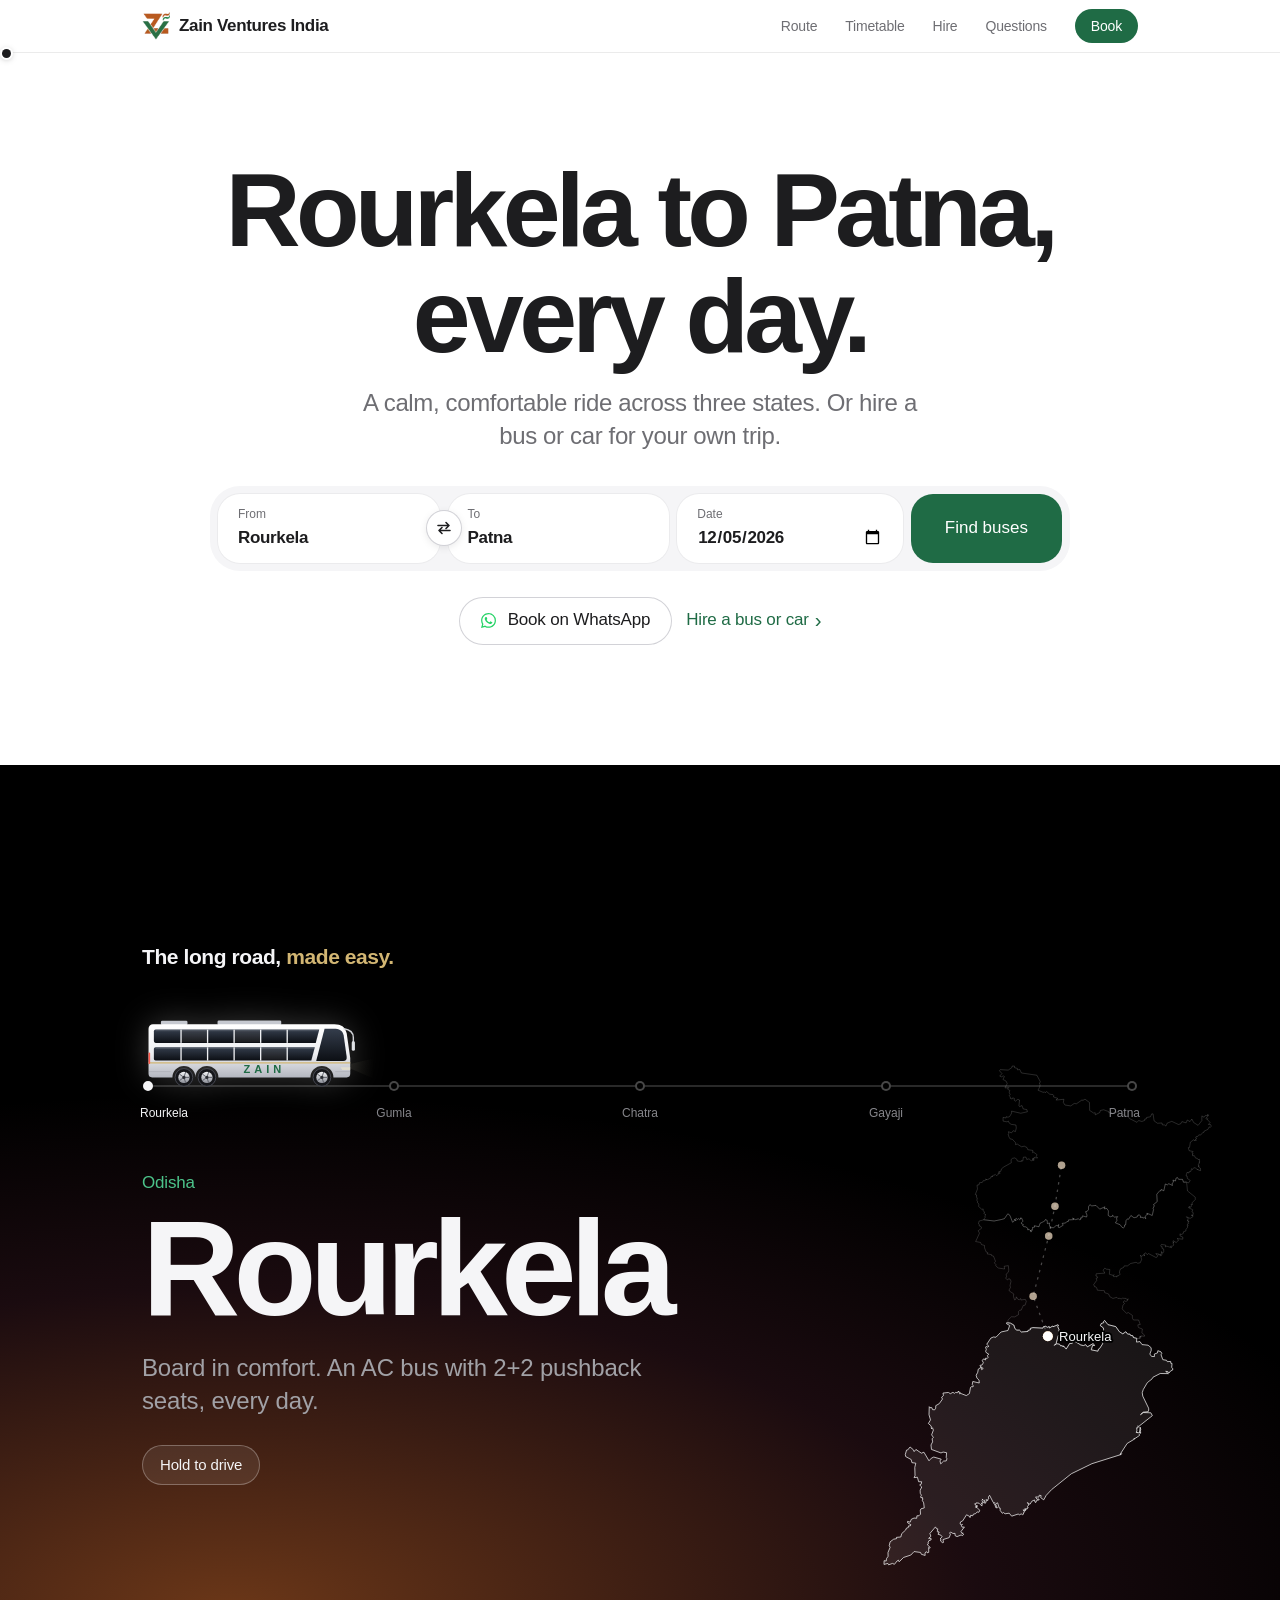
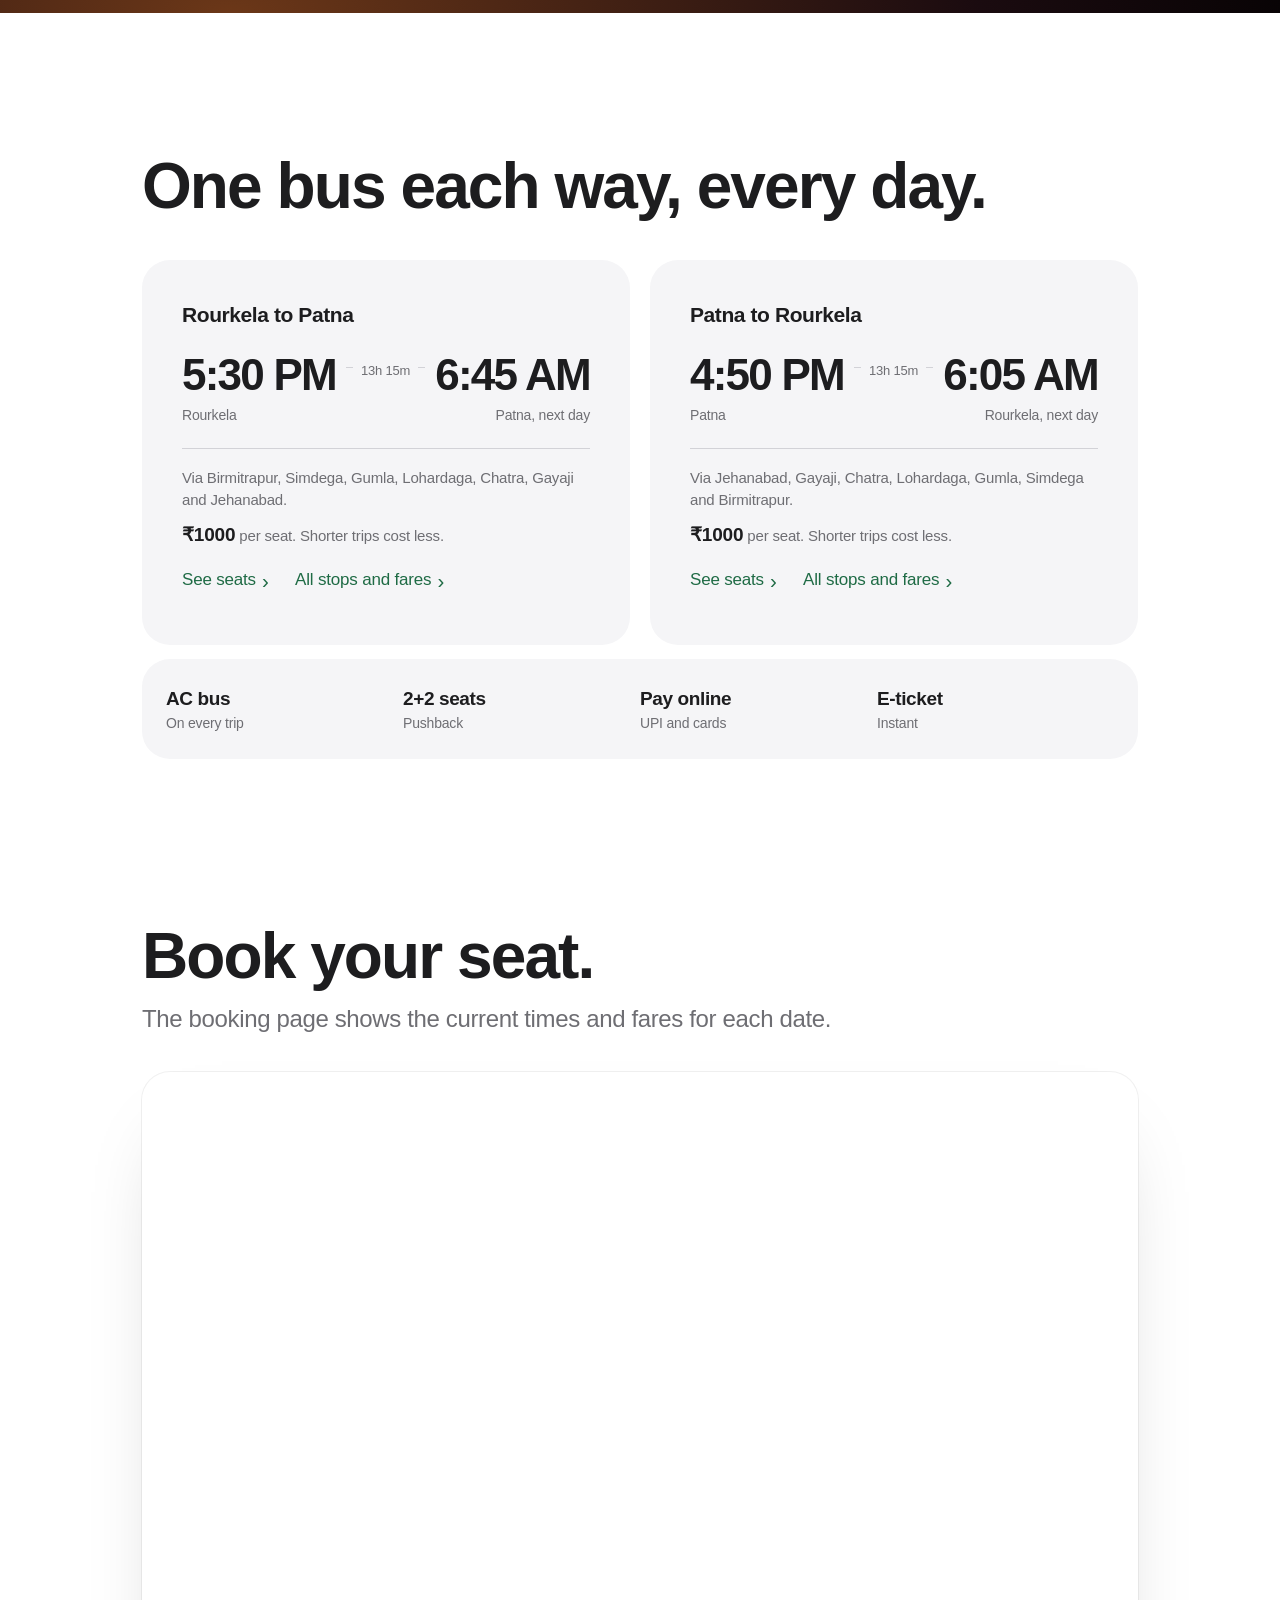
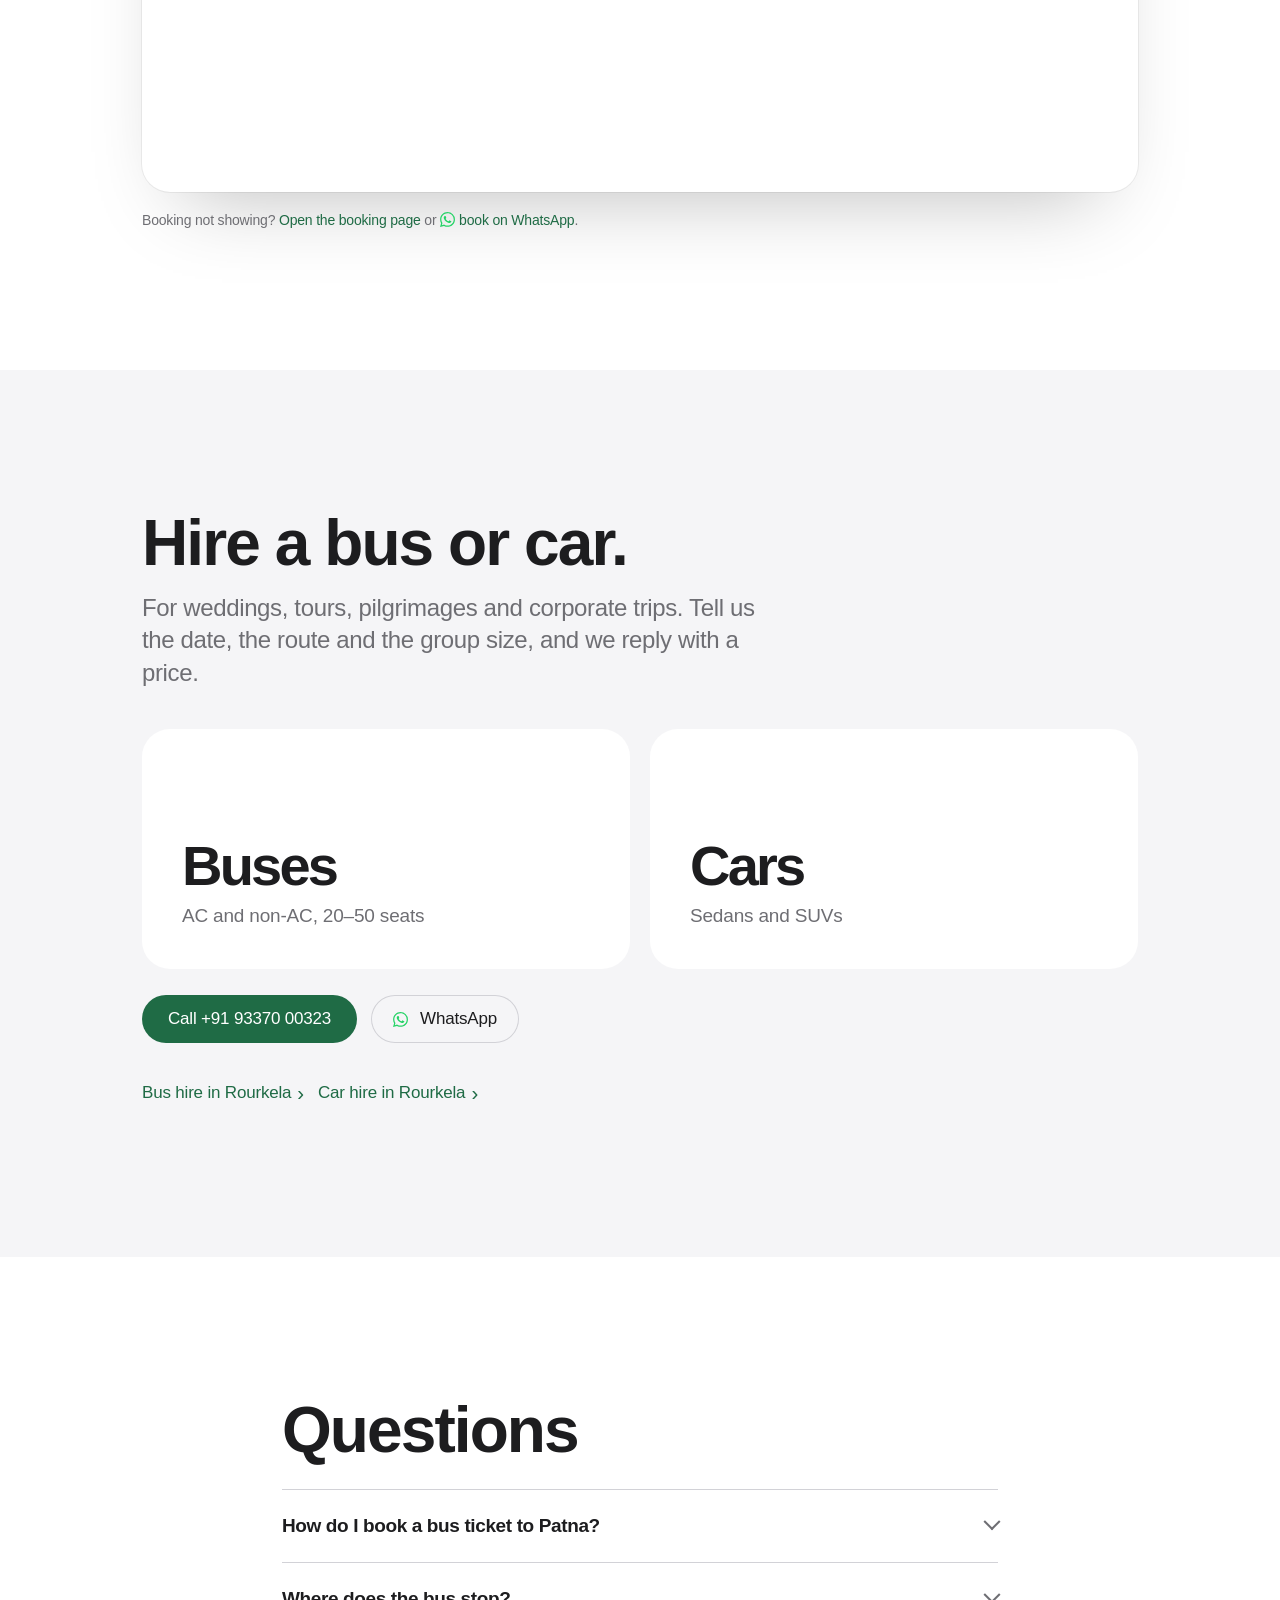
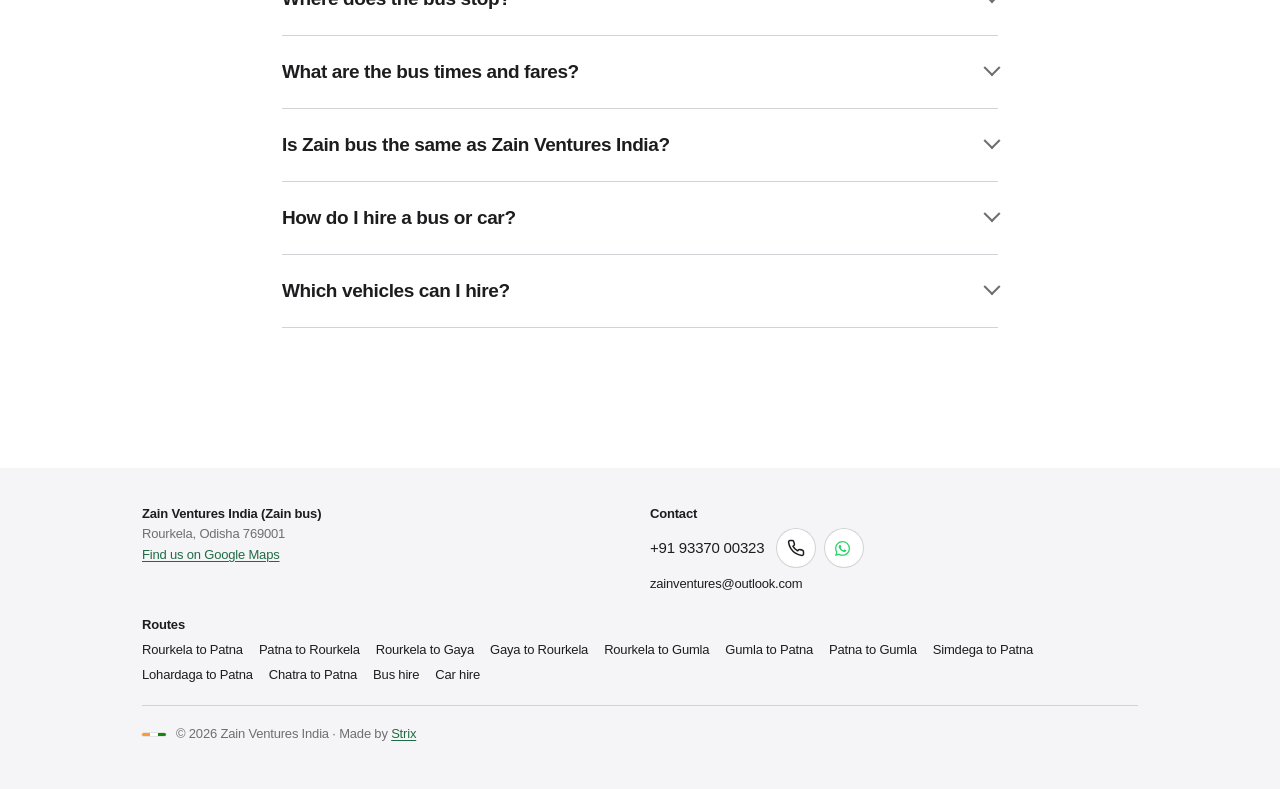
<file: index.html>
<!DOCTYPE html>
<html lang="en-IN">
<head>
<meta charset="UTF-8" />
<meta name="viewport" content="width=device-width,initial-scale=1,viewport-fit=cover" />
<title>Rourkela to Patna Daily AC Bus | Zain Bus, Zain Ventures India</title>
<meta name="description" content="Zain bus: daily AC bus from Rourkela to Patna. Leaves 5:30 PM, arrives 6:45 AM, ₹1000 per seat. Book online or on WhatsApp. Bus and car hire in Rourkela." />
<link rel="canonical" href="https://zainventures.in/" />
<link rel="alternate" hreflang="en-IN" href="https://zainventures.in/" />
<link rel="alternate" hreflang="x-default" href="https://zainventures.in/" />
<meta name="robots" content="index, follow, max-image-preview:large, max-snippet:-1" />
<meta name="color-scheme" content="light" />
<meta name="theme-color" content="#ffffff" />
<link rel="icon" type="image/png" href="logo-96.png" />
<link rel="apple-touch-icon" href="logo-96.png" />
<link rel="manifest" href="site.webmanifest" />
<link rel="preconnect" href="https://fleetmanager.pythonanywhere.com" />

<meta name="geo.region" content="IN-OR" />
<meta name="geo.placename" content="Rourkela, Odisha, India" />
<meta name="geo.position" content="22.2246;84.8595" />

<meta property="og:title" content="Rourkela to Patna Daily AC Bus | Zain Bus, Zain Ventures India" />
<meta property="og:description" content="Zain bus: daily AC bus from Rourkela to Patna. Leaves 5:30 PM, arrives 6:45 AM, ₹1000 per seat. Book online or on WhatsApp. Bus and car hire in Rourkela." />
<meta property="og:type" content="website" />
<meta property="og:url" content="https://zainventures.in/" />
<meta property="og:image" content="https://zainventures.in/logo.png" />
<meta property="og:image:width" content="420" />
<meta property="og:image:height" content="417" />
<meta property="og:locale" content="en_IN" />
<meta property="og:site_name" content="Zain Ventures India" />
<meta name="twitter:card" content="summary" />

<script type="application/ld+json">
{
 "@context": "https://schema.org",
 "@graph": [
  {
   "@type": "WebSite",
   "@id": "https://zainventures.in/#website",
   "url": "https://zainventures.in/",
   "name": "Zain Ventures India",
   "inLanguage": "en-IN",
   "publisher": {
    "@id": "https://zainventures.in/#business"
   }
  },
  {
   "@type": "LocalBusiness",
   "@id": "https://zainventures.in/#business",
   "name": "Zain Ventures India",
   "alternateName": "Zain Bus",
   "url": "https://zainventures.in/",
   "logo": "https://zainventures.in/logo.png",
   "image": "https://zainventures.in/logo.png",
   "telephone": "+919337000323",
   "email": "zainventures@outlook.com",
   "priceRange": "₹₹",
   "address": {
    "@type": "PostalAddress",
    "addressLocality": "Rourkela",
    "addressRegion": "Odisha",
    "postalCode": "769001",
    "addressCountry": "IN"
   },
   "geo": {
    "@type": "GeoCoordinates",
    "latitude": 22.2245755,
    "longitude": 84.8594631
   },
   "openingHoursSpecification": {
    "@type": "OpeningHoursSpecification",
    "dayOfWeek": [
     "Monday",
     "Tuesday",
     "Wednesday",
     "Thursday",
     "Friday",
     "Saturday",
     "Sunday"
    ],
    "opens": "00:00",
    "closes": "23:59"
   },
   "hasMap": "https://www.google.com/maps?cid=4369737631760114957",
   "sameAs": [
    "https://www.google.com/maps?cid=4369737631760114957",
    "https://www.facebook.com/zainventuresindia",
    "https://www.instagram.com/zainventures.in"
   ]
  },
  {
   "@type": "Service",
   "@id": "https://zainventures.in/#tickets",
   "name": "Rourkela to Patna daily AC bus",
   "serviceType": "Intercity bus tickets",
   "description": "Daily AC bus with 2+2 pushback seats between Rourkela and Patna, in both directions. Stops: Rourkela, Birmitrapur, Simdega, Gumla, Lohardaga, Chatra, Gayaji, Jehanabad, Patna.",
   "provider": {
    "@id": "https://zainventures.in/#business"
   },
   "areaServed": [
    {
     "@type": "City",
     "name": "Rourkela"
    },
    {
     "@type": "City",
     "name": "Birmitrapur"
    },
    {
     "@type": "City",
     "name": "Simdega"
    },
    {
     "@type": "City",
     "name": "Gumla"
    },
    {
     "@type": "City",
     "name": "Lohardaga"
    },
    {
     "@type": "City",
     "name": "Chatra"
    },
    {
     "@type": "City",
     "name": "Gayaji"
    },
    {
     "@type": "City",
     "name": "Jehanabad"
    },
    {
     "@type": "City",
     "name": "Patna"
    }
   ],
   "offers": {
    "@type": "Offer",
    "price": "1000",
    "priceCurrency": "INR",
    "url": "https://fleetmanager.pythonanywhere.com/tickets/zain-ventures-india/"
   },
   "availableChannel": {
    "@type": "ServiceChannel",
    "serviceUrl": "https://fleetmanager.pythonanywhere.com/tickets/zain-ventures-india/",
    "servicePhone": "+919337000323"
   }
  },
  {
   "@type": "BusTrip",
   "@id": "https://zainventures.in/#rourkela-patna",
   "name": "Rourkela to Patna daily AC bus",
   "provider": {
    "@id": "https://zainventures.in/#business"
   },
   "departureBusStop": {
    "@type": "BusStation",
    "name": "Rourkela"
   },
   "arrivalBusStop": {
    "@type": "BusStation",
    "name": "Patna"
   },
   "departureTime": "17:30:00+05:30",
   "arrivalTime": "06:45:00+05:30",
   "description": "Daily AC bus with 2+2 pushback seats. Leaves Rourkela and arrives in Patna the next morning. The trip takes 13 hours 15 minutes.",
   "offers": {
    "@type": "Offer",
    "price": "1000",
    "priceCurrency": "INR",
    "url": "https://fleetmanager.pythonanywhere.com/tickets/zain-ventures-india/",
    "availability": "https://schema.org/InStock"
   }
  },
  {
   "@type": "BusTrip",
   "@id": "https://zainventures.in/#patna-rourkela",
   "name": "Patna to Rourkela daily AC bus",
   "provider": {
    "@id": "https://zainventures.in/#business"
   },
   "departureBusStop": {
    "@type": "BusStation",
    "name": "Patna"
   },
   "arrivalBusStop": {
    "@type": "BusStation",
    "name": "Rourkela"
   },
   "departureTime": "16:50:00+05:30",
   "arrivalTime": "06:05:00+05:30",
   "description": "Daily AC bus with 2+2 pushback seats. Leaves Patna and arrives in Rourkela the next morning. The trip takes 13 hours 15 minutes.",
   "offers": {
    "@type": "Offer",
    "price": "1000",
    "priceCurrency": "INR",
    "url": "https://fleetmanager.pythonanywhere.com/tickets/zain-ventures-india/",
    "availability": "https://schema.org/InStock"
   }
  },
  {
   "@type": "Service",
   "@id": "https://zainventures.in/#hire",
   "name": "Bus and car hire from Rourkela",
   "serviceType": "Vehicle hire",
   "description": "Hire AC and non-AC buses with 20 to 50 seats, sedans and SUVs for weddings, tours, pilgrimages and corporate trips.",
   "provider": {
    "@id": "https://zainventures.in/#business"
   },
   "availableChannel": {
    "@type": "ServiceChannel",
    "servicePhone": "+919337000323"
   }
  },
  {
   "@type": "FAQPage",
   "@id": "https://zainventures.in/#faq",
   "mainEntity": [
    {
     "@type": "Question",
     "name": "How do I book a bus ticket to Patna?",
     "acceptedAnswer": {
      "@type": "Answer",
      "text": "Book online on our booking page, or call or WhatsApp +91 93370 00323."
     }
    },
    {
     "@type": "Question",
     "name": "Where does the bus stop?",
     "acceptedAnswer": {
      "@type": "Answer",
      "text": "Rourkela, Birmitrapur, Simdega, Gumla, Lohardaga, Chatra, Gayaji, Jehanabad and Patna. The bus runs daily in both directions."
     }
    },
    {
     "@type": "Question",
     "name": "What are the bus times and fares?",
     "acceptedAnswer": {
      "@type": "Answer",
      "text": "The bus leaves Rourkela at 5:30 PM and reaches Patna at 6:45 AM the next day. It leaves Patna at 4:50 PM and reaches Rourkela at 6:05 AM the next day. A seat for the full trip costs ₹1000. The booking page shows the current times and fares for each date."
     }
    },
    {
     "@type": "Question",
     "name": "Is Zain bus the same as Zain Ventures India?",
     "acceptedAnswer": {
      "@type": "Answer",
      "text": "Yes. Zain Ventures India runs the Zain bus between Rourkela and Patna. The bus has the name ZAIN on its side."
     }
    },
    {
     "@type": "Question",
     "name": "How do I hire a bus or car?",
     "acceptedAnswer": {
      "@type": "Answer",
      "text": "Call or WhatsApp +91 93370 00323 with your date, route and group size. We reply with a price."
     }
    },
    {
     "@type": "Question",
     "name": "Which vehicles can I hire?",
     "acceptedAnswer": {
      "@type": "Answer",
      "text": "AC and non-AC buses with 20 to 50 seats, sedans and SUVs."
     }
    }
   ]
  }
 ]
}
</script>
<style>
  :root {
    --white: #ffffff;
    --mist: #f5f5f7;
    --ink: #1d1d1f;
    --grey: #6e6e73;
    --hair: #d2d2d7;
    --black: #000000;
    --green: #1f6b45;       /* logo green: the one accent */
    --green-lit: #4cc38a;
    --gold: #d2b673;        /* third accent: use it rarely */   /* the same green, readable on black */
    --r: 28px;
    --ease: cubic-bezier(.28, .11, .32, 1);
    --font: -apple-system, BlinkMacSystemFont, "SF Pro Display", Inter, "Segoe UI", Roboto, sans-serif;
  }
  *, *::before, *::after { box-sizing: border-box; }
  html { -webkit-text-size-adjust: 100%; scroll-behavior: smooth; }
  body { margin: 0; background: var(--white); color: var(--ink); font: 17px/1.47 var(--font); letter-spacing: -.011em; -webkit-font-smoothing: antialiased; padding-bottom: 72px; }
  h1, h2, h3, p, ol, ul, dl, dd { margin: 0; }
  a { color: inherit; text-decoration: none; }
  .wrap { max-width: 1040px; margin: 0 auto; padding: 0 22px; }
  :focus-visible { outline: 3px solid var(--green); outline-offset: 3px; border-radius: 6px; }

  .title { font-size: clamp(34px, 8.2vw, 64px); font-weight: 600; line-height: 1.06; letter-spacing: -.03em; }
  .lead { font-size: clamp(19px, 2.6vw, 24px); line-height: 1.35; color: var(--grey); letter-spacing: -.015em; }

  .pill { display: inline-flex; align-items: center; justify-content: center; min-height: 48px; padding: 0 26px; border-radius: 999px; background: var(--green); color: #fff; font-weight: 500; font-size: 17px; transition: transform .25s var(--ease), background-color .25s; }
  .pill:hover { background: #185538; }
  .pill:active { transform: scale(.97); }
  .more { color: var(--green); font-size: 17px; font-weight: 500; min-height: 48px; display: inline-flex; align-items: center; }
  .more::after { content: "›"; margin-left: 6px; font-size: 1.2em; line-height: 1; transition: transform .25s var(--ease); }
  .more:hover::after { transform: translateX(3px); }

  .wa { display: inline-flex; align-items: center; justify-content: center; gap: 8px; min-height: 48px; padding: 0 22px; border-radius: 999px; box-shadow: inset 0 0 0 1px var(--hair); font-weight: 500; font-size: 17px; color: var(--ink); transition: transform .25s var(--ease), box-shadow .25s; }
  .wa:hover { box-shadow: inset 0 0 0 1.5px #25d366; }
  .wa:active { transform: scale(.97); }
  .wa-i { flex: none; width: 20px; height: 20px; fill: #25d366; }
  a .wa-i:only-child, .alt .wa-i { width: 15px; height: 15px; vertical-align: -2px; margin-right: 4px; }

  .nav { position: sticky; top: 0; z-index: 20; background: rgba(255, 255, 255, .72); backdrop-filter: saturate(180%) blur(20px); -webkit-backdrop-filter: saturate(180%) blur(20px); border-bottom: 1px solid rgba(0, 0, 0, .08); }
  .nav .wrap { display: flex; align-items: center; gap: 12px; height: 52px; }
  .brand { display: flex; align-items: center; gap: 9px; margin-right: auto; font-weight: 600; font-size: 17px; letter-spacing: -.02em; white-space: nowrap; min-width: 0; }
  .nav-links { display: none; gap: 28px; font-size: 14px; color: var(--grey); }
  .nav-links a:hover { color: var(--ink); }
  .nav .pill { position: relative; min-height: 34px; padding: 0 16px; font-size: 14px; }
  .nav .pill::after, .swap::after { content: ""; position: absolute; inset: -8px; }

  /* The whole page is the trip: this line runs from Rourkela (top of page) to Patna (bottom). */
  .journey { display: none; }
  .js .journey { display: block; position: absolute; left: 0; right: 0; bottom: -3px; height: 3px; pointer-events: none; }
  .journey i { position: absolute; inset: 0; background: linear-gradient(90deg, #ff9933 10%, #ffffff 50%, #138808 90%); box-shadow: inset 0 -.5px 0 rgba(0, 0, 0, .12); clip-path: inset(0 calc((1 - var(--page, 0)) * 100%) 0 0); }
  .journey b { position: absolute; top: 50%; left: calc(6px + var(--page, 0) * (100% - 12px)); width: 9px; height: 9px; margin: -4.5px 0 0 -4.5px; border-radius: 50%; background: var(--ink); box-shadow: 0 0 0 2px #fff, 0 1px 6px rgba(0, 0, 0, .35); }

  /* Hero */
  .hero { padding: 64px 0 72px; text-align: center; }
  section[id] { scroll-margin-top: 52px; }
  .hero h1 { font-size: clamp(46px, 12.4vw, 104px); font-weight: 600; line-height: 1.02; letter-spacing: -.045em; }
  .hero h1 span { display: block; }
  .hero .lead { margin: 18px auto 0; max-width: 24em; }
  .cta { display: flex; flex-wrap: wrap; justify-content: center; align-items: center; gap: 10px 14px; margin-top: 26px; }
  .js .up { opacity: 0; transform: translateY(26px); filter: blur(10px); animation: up 1.1s var(--ease) forwards; animation-delay: calc(var(--i, 0) * .11s + .1s); }
  @keyframes up { to { opacity: 1; transform: none; filter: none; } }

  /* Search: the hero's main job */
  .find { display: grid; gap: 8px; max-width: 860px; margin: 34px auto 0; padding: 8px; border-radius: 26px; background: var(--mist); text-align: left; }
  .pair { position: relative; display: grid; grid-template-columns: 1fr 1fr; gap: 8px; }
  .field { display: block; background: var(--white); border-radius: 18px; padding: 11px 16px 10px; min-width: 0; box-shadow: 0 0 0 1px rgba(0, 0, 0, .04); }
  .field:focus-within { box-shadow: 0 0 0 2px var(--green); }
  .field span { display: block; font-size: 12px; color: var(--grey); letter-spacing: 0; }
  .field select, .field input { display: block; width: 100%; min-height: 28px; margin: 0; padding: 0; border: 0; outline: 0; background: transparent; color: var(--ink); font: 600 17px/1.3 var(--font); letter-spacing: -.02em; appearance: none; -webkit-appearance: none; text-align: left; }
  .field input::-webkit-date-and-time-value { text-align: left; }
  .swap { position: absolute; left: 50%; top: 50%; width: 34px; height: 34px; margin: -17px 0 0 -17px; display: grid; place-items: center; border: 0; border-radius: 50%; background: var(--white); box-shadow: 0 0 0 1px var(--hair), 0 2px 8px rgba(0, 0, 0, .1); cursor: pointer; transition: transform .45s var(--ease); }
  .swap.turn { transform: rotate(180deg); }
  .find .pill { border: 0; cursor: pointer; font-family: var(--font); min-height: 54px; border-radius: 18px; }

  /* Route: black, one stop at a time */
  .trip { background: var(--black); color: #f5f5f7; }
  .stage { position: relative; overflow: hidden; padding: 80px 0; }
  .stage .wrap { position: relative; z-index: 1; }
  .js .stage { height: calc(100vh - 52px); height: calc(100svh - 52px); padding: 22px 0 calc(84px + env(safe-area-inset-bottom)); display: flex; flex-direction: column; justify-content: center; }
  .js .stage .wrap { width: 100%; }
  .sky, .sky i { position: absolute; inset: 0; pointer-events: none; }
  /* Each part that moves with the scroll has its own layer, so a new frame does not paint the stage again. */
  .sky i, .rail .fill, .js .map { will-change: transform, opacity; }
  .sky .dusk { background: radial-gradient(130% 85% at 18% 100%, rgba(214, 110, 48, .5), rgba(120, 50, 70, .22) 45%, transparent 72%); opacity: calc(1 - var(--p, 0) * 2.6); }
  .sky .dawn { background: radial-gradient(130% 88% at 82% 100%, rgba(255, 196, 140, .46), rgba(110, 140, 200, .24) 48%, transparent 74%); opacity: calc((var(--p, 0) - .62) * 2.7); }
  /* Stars: out through the night, gone at dusk and dawn. Two groups twinkle at different speeds. */
  .sky .stars { opacity: var(--night); overflow: hidden; }
  .stars::before, .stars::after { content: ""; position: absolute; inset: 0; }
  /* The star shape has four thin points. A few plain dots sit behind the stars, for depth. Most stars sit on the right, away from the text. */
  .stars { --star: url("data:image/svg+xml,%3Csvg xmlns='http://www.w3.org/2000/svg' viewBox='0 0 24 24'%3E%3Cpath fill='%23fff' d='M12 0C12.6 8 16 11.4 24 12 16 12.6 12.6 16 12 24 11.4 16 8 12.6 0 12 8 11.4 11.4 8 12 0Z'/%3E%3C/svg%3E"); background: radial-gradient(circle at 45.4% 45.7%, rgba(255, 255, 255, 0.65) .6px, transparent 1.3px), radial-gradient(circle at 45.4% 68.7%, rgba(255, 255, 255, 0.5) .6px, transparent 1.3px), radial-gradient(circle at 19.7% 41.9%, rgba(255, 255, 255, 0.8) .6px, transparent 1.3px), radial-gradient(circle at 60.9% 16.5%, rgba(255, 255, 255, 0.65) .6px, transparent 1.3px), radial-gradient(circle at 31.1% 9.1%, rgba(255, 255, 255, 0.8) .6px, transparent 1.3px), radial-gradient(circle at 62.9% 48.4%, rgba(255, 255, 255, 0.65) .6px, transparent 1.3px), radial-gradient(circle at 94.6% 53.0%, rgba(255, 255, 255, 0.8) .6px, transparent 1.3px), radial-gradient(circle at 64.4% 50.6%, rgba(255, 255, 255, 0.8) .6px, transparent 1.3px), radial-gradient(circle at 8.1% 4.8%, rgba(255, 255, 255, 0.5) .6px, transparent 1.3px), radial-gradient(circle at 59.6% 62.7%, rgba(255, 255, 255, 0.65) .6px, transparent 1.3px), radial-gradient(circle at 44.3% 67.7%, rgba(255, 255, 255, 0.8) .6px, transparent 1.3px), radial-gradient(circle at 24.4% 24.9%, rgba(255, 255, 255, 0.5) .6px, transparent 1.3px); }
  .stars::before { background: var(--star) 58.8% 58.6% / 12px 12px no-repeat, var(--star) 96.9% 37.9% / 8px 8px no-repeat, var(--star) 55.7% 70.6% / 7px 7px no-repeat, var(--star) 82.7% 68.1% / 10px 10px no-repeat, var(--star) 67.5% 46.0% / 7px 7px no-repeat, var(--star) 45.1% 33.6% / 8px 8px no-repeat, var(--star) 17.4% 60.4% / 8px 8px no-repeat, var(--star) 40.9% 8.4% / 12px 12px no-repeat, var(--star) 59.4% 12.5% / 7px 7px no-repeat; }
  .stars::after { background: var(--star) 7.9% 3.4% / 8px 8px no-repeat, var(--star) 10.0% 15.4% / 8px 8px no-repeat, var(--star) 88.1% 75.1% / 12px 12px no-repeat, var(--star) 23.9% 49.9% / 8px 8px no-repeat, var(--star) 13.3% 54.8% / 10px 10px no-repeat, var(--star) 87.5% 30.1% / 8px 8px no-repeat, var(--star) 14.1% 22.8% / 9px 9px no-repeat, var(--star) 87.4% 48.2% / 7px 7px no-repeat; }
  .js .stars::before { animation: twinkle 1.8s ease-in-out infinite; }
  .js .stars::after { animation: twinkle 2.6s ease-in-out -1s infinite; }
  @keyframes twinkle { 0%, 100% { opacity: .25; } 50% { opacity: 1; } }
  /* A shooting star: a short streak, then a long wait. The two have different waits, so they do not look timed. */
  .stars b { position: absolute; top: 14%; left: 78%; width: 110px; height: 1.5px; border-radius: 2px; background: linear-gradient(90deg, #fff, rgba(255, 255, 255, 0)); opacity: 0; }
  .stars b + b { top: 30%; left: 46%; width: 80px; }
  .js .stars b { animation: shoot 13s linear 3s infinite; }
  .js .stars b + b { animation-duration: 19s; animation-delay: 9s; }
  @keyframes shoot { 0% { transform: translate3d(0, 0, 0) rotate(-18deg) scaleX(.3); opacity: 0; } 1% { opacity: 1; } 5%, 100% { transform: translate3d(-230px, 75px, 0) rotate(-18deg) scaleX(1); opacity: 0; } }
  /* Lights follow the sky: off at dusk, on through the night, off again at dawn. */
  .rail, .map, .sky { --night: clamp(0, min(var(--p, 0) * 3, (1 - var(--p, 0)) * 3.2), 1); }
  .lamp .beam { opacity: calc(.12 + var(--night) * .88); }
  .lamp .head { opacity: calc(.45 + var(--night) * .55); }
  .lamp .berths { opacity: calc(.05 + var(--night) * .45); }
  .lamp .late { opacity: calc(var(--night) * var(--night) * .42); }
  .map .town .pin { filter: drop-shadow(0 0 calc(var(--night) * 5px) rgba(255, 196, 120, .95)); }
  /* The bus turns to face the way it moves. The name turns back, so it still reads from left to right. */
  .lamp .name { fill: #1f6b45; font: 700 12.5px var(--font); letter-spacing: 4.5px; transform-box: fill-box; transform-origin: center; transform: scaleX(var(--face, 1)); transition: transform .4s var(--ease); }
  .lamp .wheel { transform-box: fill-box; transform-origin: center; transform: rotate(calc(var(--spin, 0) * var(--face, 1) * 1rad)); }
  .lamp .body { transform-box: fill-box; transform-origin: 50% 100%; }
  .map { display: none; }
  .js .map { display: block; order: 2; flex: 1 1 0; min-height: 0; max-height: 300px; aspect-ratio: 270.5 / 408; align-self: center; margin: 8px 0 0; }
  @media (max-height: 600px) and (max-width: 759px) { .js .map { display: none; } }
  /* Phones: the script cuts the map to the road, so the road is drawn large. The cut edges fade out. */
  @media (max-width: 759px) {
    .js .map { align-self: stretch; aspect-ratio: auto; margin: 0; -webkit-mask-image: linear-gradient(transparent, #000 9%, #000 91%, transparent); mask-image: linear-gradient(transparent, #000 9%, #000 91%, transparent); }
    .js .stage .stops { height: 10.5em; }
  }
  .map path { fill: transparent; stroke: rgba(255, 255, 255, .16); stroke-width: 1; vector-effect: non-scaling-stroke; transition: stroke .7s var(--ease), fill .7s var(--ease); }
  .map path.cur { stroke: rgba(255, 255, 255, .7); fill: rgba(255, 255, 255, .08); }
  .map .way { fill: none; stroke: rgba(255, 255, 255, .28); stroke-dasharray: 2 4; }
  .map .pin { fill: rgba(255, 255, 255, .45); transition: fill .5s, r .5s; }
  .map .ring { fill: none; stroke: #fff; stroke-width: 1; opacity: 0; transform-box: fill-box; transform-origin: center; }
  .map text { fill: #f5f5f7; font: 500 10.5px var(--font); letter-spacing: 0; opacity: 0; transition: opacity .5s; paint-order: stroke; stroke: #000; stroke-width: 3px; stroke-linejoin: round; }
  .map .town.cur .pin { fill: #fff; r: 4; }
  .map .town.cur .ring { animation: ping 2s var(--ease) infinite; }
  .map .town.cur text { opacity: 1; }
  @keyframes ping { 0% { transform: scale(1); opacity: .7; } 100% { transform: scale(4.2); opacity: 0; } }
  .trip-title { font-size: 21px; font-weight: 600; letter-spacing: -.02em; color: var(--gold); }
  .trip-title b { color: #f5f5f7; font-weight: 600; }
  .rail { display: none; }
  .js .rail { display: block; position: relative; height: 2px; margin: clamp(60px, 9vh, 84px) 6px 0; background: rgba(255, 255, 255, .16); border-radius: 2px; }
  /* The reader moves the bus: a drag on the rail, a tap on a town, or a hold on the Drive button. A drag up or down still scrolls the page. */
  .js .rail { touch-action: pan-y; cursor: grab; -webkit-user-select: none; user-select: none; }
  .js .rail::before { content: ""; position: absolute; inset: -76px -6px -40px; }
  .js .rail.dragging { cursor: grabbing; }
  .drive { display: none; }
  .js .drive { display: inline-flex; align-items: center; position: absolute; top: 100%; left: 22px; min-height: 40px; margin-top: 10px; padding: 0 18px; border: 0; border-radius: 999px; background: rgba(255, 255, 255, .08); box-shadow: inset 0 0 0 1px rgba(255, 255, 255, .28); color: #f5f5f7; font: 500 15px var(--font); letter-spacing: -.01em; cursor: pointer; touch-action: none; -webkit-user-select: none; user-select: none; -webkit-touch-callout: none; transition: transform .25s var(--ease), background-color .25s; }
  .js .drive.on { background: rgba(255, 255, 255, .22); transform: scale(.96); }
  .rail .fill { position: absolute; inset: 0; background: #f5f5f7; border-radius: 2px; transform-origin: 0 50%; transform: scaleX(var(--p, 0)); }
  .rail .node { position: absolute; top: 50%; width: 10px; height: 10px; margin: -5px 0 0 -5px; border-radius: 50%; background: #000; border: 2px solid rgba(255, 255, 255, .28); padding: 0; cursor: pointer; font: inherit; transition: border-color .4s, background-color .4s; }
  .rail .node::before { content: ""; position: absolute; inset: -18px -22px -34px; }
  .rail .node span { position: absolute; top: 22px; left: 50%; transform: translateX(-50%); font-size: 12px; font-weight: 500; color: #86868b; transition: color .4s; }
  .rail .node:first-of-type span { left: -5px; transform: none; }
  .rail .node:last-of-type span { left: auto; right: -5px; transform: none; }
  .rail .node.cur span { color: #f5f5f7; }
  .rail .node.on { border-color: #f5f5f7; background: #f5f5f7; }
  .rail .lamp { position: absolute; bottom: -1px; left: -2px; width: 136px; height: 40.8px; pointer-events: none; transform: translate3d(calc(var(--p, 0) * var(--travel, 0) * 1px), 0, 0); will-change: transform; filter: drop-shadow(0 0 16px rgba(255, 255, 255, .22)); }
  /* The move uses "translate" and the turn uses "transform", so the turn can ease while the move follows the reader at once. */
  @supports (translate: 1px) { .rail .lamp { translate: calc(var(--p, 0) * var(--travel, 0) * 1px) 0; transform: scaleX(var(--face, 1)); transform-origin: 45.4% 50%; transition: transform .4s var(--ease); will-change: translate, transform; } }
  .stops { list-style: none; padding: 0; margin-top: 40px; }
  .js .stops { position: relative; height: 11.5em; margin-top: clamp(58px, 8vh, 84px); }
  .stop + .stop { margin-top: 44px; }
  .js .stop { position: absolute; inset: 0 0 auto 0; margin: 0; opacity: 0; transform: translateY(28px); filter: blur(12px); transition: opacity .55s var(--ease), transform .7s var(--ease), filter .55s var(--ease); }
  .js .stop.past { transform: translateY(-28px); }
  .js .stop.on { opacity: 1; transform: none; filter: none; }
  .stop .state { font-size: 17px; font-weight: 500; color: var(--green-lit); }
  .stop h3 { font-size: clamp(48px, 14.5vw, 136px); font-weight: 600; line-height: 1; letter-spacing: -.05em; margin-top: 4px; }
  .stop p { margin-top: 16px; font-size: clamp(19px, 2.6vw, 24px); line-height: 1.35; color: #a1a1a6; max-width: 22em; }

  /* The ride: tiles */
  .times { padding: 96px 0 24px; }
  .legs { display: grid; gap: 14px; margin-top: 40px; }
  .leg { min-width: 0; background: var(--mist); border-radius: var(--r); padding: 28px 22px 26px; }
  .leg h3 { font-size: 21px; font-weight: 600; letter-spacing: -.02em; }
  .clock { display: grid; grid-template-columns: auto minmax(0, 1fr) auto; align-items: center; gap: 10px; margin-top: 22px; }
  .clock b { display: block; font-size: clamp(21px, 6.6vw, 44px); font-weight: 600; line-height: 1; letter-spacing: -.04em; white-space: nowrap; }
  .clock span { display: block; margin-top: 8px; font-size: 14px; color: var(--grey); }
  .clock .end { text-align: right; }
  .clock .dur { position: relative; text-align: center; font-size: 13px; color: var(--grey); align-self: start; padding-top: 8px; }
  .clock .dur::before { content: ""; position: absolute; left: 0; right: 0; top: 50%; height: 1px; background: var(--hair); }
  .clock .dur i { position: relative; font-style: normal; background: var(--mist); padding: 0 8px; white-space: nowrap; }
  .leg .via { margin-top: 22px; padding-top: 18px; border-top: 1px solid var(--hair); color: var(--grey); font-size: 15px; }
  .leg .fare { margin-top: 10px; font-size: 15px; color: var(--grey); }
  .leg .fare b { color: var(--ink); font-size: 19px; font-weight: 600; }
  .leg .more { margin-top: 8px; margin-right: 22px; }
  .facts { display: grid; grid-template-columns: 1fr 1fr; margin-top: 14px; border-radius: var(--r); background: var(--mist); padding: 10px 24px; }
  .facts div { padding: 16px 0; }
  .facts dt { font-size: 19px; font-weight: 600; letter-spacing: -.02em; }
  .facts dd { font-size: 14px; color: var(--grey); }
  .tiles { display: grid; gap: 14px; margin-top: 40px; }
  .tile { background: var(--mist); border-radius: var(--r); padding: 30px 28px 32px; min-height: 200px; display: flex; flex-direction: column; justify-content: flex-end; }
  .tile b { display: block; font-size: clamp(52px, 13vw, 84px); font-weight: 600; line-height: 1; letter-spacing: -.05em; }
  .tile span { display: block; margin-top: 10px; font-size: 19px; color: var(--grey); line-height: 1.3; }
  .tile.dark { background: var(--ink); color: #f5f5f7; }
  .tile.dark span { color: #a1a1a6; }

  /* Booking */
  .book { padding: 96px 0; }
  .book .lead { margin-top: 12px; }
  .book-card { margin-top: 36px; border-radius: var(--r); overflow: hidden; background: var(--white); box-shadow: 0 0 0 1px rgba(0, 0, 0, .06), 0 40px 80px -40px rgba(0, 0, 0, .28); }
  .book-card iframe { display: block; width: 100%; height: 720px; border: 0; color-scheme: light; }
  .book .alt { margin-top: 18px; font-size: 14px; color: var(--grey); }
  .book .alt a { color: var(--green); }

  /* Hire */
  .hire { background: var(--mist); padding: 96px 0; }
  .hire .lead { margin-top: 14px; max-width: 26em; }
  .hire .tiles { grid-template-columns: 1fr; }
  .hire .tile { background: var(--white); min-height: 170px; }
  .hire .tile b { font-size: clamp(40px, 9vw, 56px); }
  .hire .cta { justify-content: flex-start; }

  /* Questions */
  .faq { padding: 96px 0; }
  .faq .wrap { max-width: 760px; }
  .faq .title { margin-bottom: 24px; }
  details { border-top: 1px solid var(--hair); }
  details:last-of-type { border-bottom: 1px solid var(--hair); }
  summary { display: flex; justify-content: space-between; align-items: center; gap: 20px; padding: 22px 0; font-size: 19px; font-weight: 600; letter-spacing: -.02em; cursor: pointer; list-style: none; }
  summary::-webkit-details-marker { display: none; }
  summary::after { content: ""; flex: none; width: 12px; height: 12px; border-right: 2px solid var(--grey); border-bottom: 2px solid var(--grey); transform: rotate(45deg) translate(-3px, -3px); transition: transform .35s var(--ease); }
  details[open] summary::after { transform: rotate(225deg) translate(-3px, -3px); }
  details p { padding: 0 0 24px; color: var(--grey); max-width: 34em; }
  details a { color: var(--green); }

  .foot { background: var(--mist); padding: 36px 0 44px; font-size: 13px; color: var(--grey); line-height: 1.6; }
  .foot .wrap { display: grid; gap: 20px; }
  .foot strong { display: block; color: var(--ink); font-weight: 600; }
  .foot a { color: var(--ink); }
  .foot .legal a, .foot .map-link { color: var(--green); text-decoration: underline; text-underline-offset: 2px; }
  .foot .routes { display: flex; flex-wrap: wrap; gap: 4px 16px; }
  .foot .routes strong { flex-basis: 100%; }
  .reach { display: flex; align-items: center; gap: 8px; margin: 4px 0 6px; }
  .reach a:first-child { margin-right: 4px; font-size: 15px; }
  .ico { display: grid; place-items: center; width: 40px; height: 40px; border-radius: 50%; background: var(--white); box-shadow: inset 0 0 0 1px var(--hair); }
  .call-i { flex: none; width: 18px; height: 18px; color: var(--ink); }
  .foot .legal { padding-top: 18px; border-top: 1px solid var(--hair); display: flex; align-items: center; gap: 10px; }
  .foot .legal::before { content: ""; width: 24px; height: 3px; border-radius: 3px; background: linear-gradient(90deg, #ff9933 33.3%, #fff 33.3% 66.6%, #138808 66.6%); box-shadow: 0 0 0 .5px rgba(0, 0, 0, .15); }

  .bar { position: fixed; left: 0; right: 0; bottom: 0; z-index: 30; display: grid; grid-template-columns: 1fr auto auto; gap: 10px; padding: 10px 12px calc(10px + env(safe-area-inset-bottom)); background: rgba(255, 255, 255, .8); backdrop-filter: saturate(180%) blur(20px); -webkit-backdrop-filter: saturate(180%) blur(20px); border-top: 1px solid rgba(0, 0, 0, .08); }
  .bar .pill { min-height: 46px; padding: 0 12px; white-space: nowrap; font-size: 16px; }
  .top { position: fixed; right: 14px; bottom: calc(82px + env(safe-area-inset-bottom)); z-index: 25; display: grid; place-items: center; width: 44px; height: 44px; border-radius: 50%; background: rgba(255, 255, 255, .8); backdrop-filter: saturate(180%) blur(20px); -webkit-backdrop-filter: saturate(180%) blur(20px); box-shadow: 0 0 0 1px rgba(0, 0, 0, .08), 0 8px 24px -8px rgba(0, 0, 0, .3); opacity: 0; pointer-events: none; transform: translateY(8px); transition: opacity .3s, transform .3s var(--ease); }
  .top.show { opacity: 1; pointer-events: auto; transform: none; }
  .bar .ghost { display: inline-flex; align-items: center; justify-content: center; gap: 7px; min-height: 46px; padding: 0 14px; border-radius: 999px; white-space: nowrap; background: rgba(0, 0, 0, .06); font-weight: 500; font-size: 14px; }
  /* Narrow phones: Call shows its icon only. Very narrow phones: both show icons only. */
  @media (max-width: 429px) { .bar .call span { display: none; } .bar .call { width: 48px; padding: 0; } }
  @media (max-width: 379px) { .bar .ghost span { display: none; } .bar .ghost { width: 48px; padding: 0; } }

  @media (min-width: 760px) {
    body { padding-bottom: 0; }
    .bar { display: none; }
    .top { right: 24px; bottom: 24px; }
    .nav-links { display: flex; }
    .nav .wrap { gap: 28px; }
    .hero { padding: 104px 0 120px; }
    .rail .lamp { left: -3.5px; width: 230px; height: 69px; }
    .js .rail { margin-top: 112px; }
    .js .stops { height: 15.5em; margin-top: 84px; }
    .js .map { position: absolute; right: 5%; bottom: 5%; height: 60%; max-height: none; flex: none; margin: 0; }
    .js .stage { padding: 0; }
    .find { grid-template-columns: 2fr 1fr auto; border-radius: 30px; }
    .find .pill { padding: 0 34px; border-radius: 22px; }
    .field { border-radius: 22px; padding: 12px 20px 11px; }
    .legs { grid-template-columns: minmax(0, 1fr) minmax(0, 1fr); gap: 20px; }
    .leg { padding: 40px; }
    .facts { grid-template-columns: repeat(4, 1fr); }
    .tiles { grid-template-columns: repeat(6, 1fr); gap: 20px; }
    .tile { grid-column: span 2; min-height: 280px; padding: 40px; }
    .tile.wide { grid-column: span 4; }
    .tile.half { grid-column: span 3; }
    .hire .tiles { grid-template-columns: 1fr 1fr; }
    .hire .tile { grid-column: auto; min-height: 240px; }
    .times, .book, .hire, .faq { padding-top: 140px; }
    .book, .hire, .faq { padding-bottom: 140px; }
    .foot .wrap { grid-template-columns: 1fr 1fr; }
    .foot .legal, .foot .routes { grid-column: 1 / -1; }
  }
  @media (prefers-reduced-motion: reduce) {
    html { scroll-behavior: auto; }
    *, *::before, *::after { animation: none !important; transition: none !important; }
  }
</style>
</head>
<body>
<svg width="0" height="0" style="position:absolute" aria-hidden="true"><linearGradient id="coat" x1="0" y1="0" x2="0" y2="1"><stop offset="0" stop-color="#ffffff" /><stop offset=".55" stop-color="#eeeff2" /><stop offset="1" stop-color="#b4b7c0" /></linearGradient><linearGradient id="glass" x1="0" y1="0" x2="0" y2="1"><stop offset="0" stop-color="#343d4c" /><stop offset="1" stop-color="#0c0f14" /></linearGradient><linearGradient id="rim" x1="0" y1="0" x2="0" y2="1"><stop offset="0" stop-color="#f4f5f7" /><stop offset="1" stop-color="#8d9099" /></linearGradient><linearGradient id="beam" x1="0" y1="0" x2="1" y2="0"><stop offset="0" stop-color="#fff3c9" stop-opacity=".6" /><stop offset="1" stop-color="#fff3c9" stop-opacity="0" /></linearGradient><symbol id="call" viewBox="0 0 24 24"><path fill="none" stroke="currentColor" stroke-width="2" stroke-linecap="round" stroke-linejoin="round" d="M22 16.9v3a2 2 0 0 1-2.2 2 19.8 19.8 0 0 1-8.6-3.1 19.5 19.5 0 0 1-6-6A19.8 19.8 0 0 1 2.1 4.2 2 2 0 0 1 4.1 2h3a2 2 0 0 1 2 1.7c.1.9.4 1.8.7 2.7a2 2 0 0 1-.5 2.1L8 9.8a16 16 0 0 0 6 6l1.3-1.3a2 2 0 0 1 2.1-.4c.9.3 1.8.6 2.7.7a2 2 0 0 1 1.7 2z" /></symbol><symbol id="wa" viewBox="0 0 24 24"><path d="M17.472 14.382c-.297-.149-1.758-.867-2.03-.967-.273-.099-.471-.148-.67.15-.197.297-.767.966-.94 1.164-.173.199-.347.223-.644.075-.297-.15-1.255-.463-2.39-1.475-.883-.788-1.48-1.761-1.653-2.059-.173-.297-.018-.458.13-.606.134-.133.298-.347.446-.52.149-.174.198-.298.298-.497.099-.198.05-.371-.025-.52-.075-.149-.669-1.612-.916-2.207-.242-.579-.487-.5-.669-.51-.173-.008-.371-.01-.57-.01-.198 0-.52.074-.792.372-.272.297-1.04 1.016-1.04 2.479 0 1.462 1.065 2.875 1.213 3.074.149.198 2.096 3.2 5.077 4.487.709.306 1.262.489 1.694.625.712.227 1.36.195 1.871.118.571-.085 1.758-.719 2.006-1.413.248-.694.248-1.289.173-1.413-.074-.124-.272-.198-.57-.347m-5.421 7.403h-.004a9.87 9.87 0 01-5.031-1.378l-.361-.214-3.741.982.998-3.648-.235-.374a9.86 9.86 0 01-1.51-5.26c.001-5.45 4.436-9.884 9.888-9.884 2.64 0 5.122 1.03 6.988 2.898a9.825 9.825 0 012.893 6.994c-.003 5.45-4.437 9.884-9.885 9.884m8.413-18.297A11.815 11.815 0 0012.05 0C5.495 0 .16 5.335.157 11.892c0 2.096.547 4.142 1.588 5.945L.057 24l6.305-1.654a11.882 11.882 0 005.683 1.448h.005c6.554 0 11.89-5.335 11.893-11.893a11.821 11.821 0 00-3.48-8.413z" /></symbol></svg>

<header class="nav">
  <div class="wrap">
    <a class="brand" href="#top"><img src="logo.webp" alt="" width="28" height="28" />Zain Ventures India</a>
    <nav class="nav-links" aria-label="Primary"><a href="#route">Route</a><a href="#times">Timetable</a><a href="#hire">Hire</a><a href="#faq">Questions</a></nav>
    <a class="pill" href="#book">Book</a>
  </div>
  <div class="journey" aria-hidden="true"><i></i><b></b></div>
</header>

<main id="top">
  <section class="hero">
    <div class="wrap">
      <h1><span class="up" style="--i:0">Rourkela to Patna,</span><span class="up" style="--i:1">every day.</span></h1>
      <p class="lead up" style="--i:2">A calm, comfortable ride across three states. Or hire a bus or car for your own trip.</p>
      <form class="find up" style="--i:3" action="https://fleetmanager.pythonanywhere.com/tickets/zain-ventures-india/results/" method="get" target="booking">
        <div class="pair">
          <label class="field"><span>From</span><select name="from"><option value="ROURKELA" selected>Rourkela</option><option value="BIRMITRAPUR">Birmitrapur</option><option value="SIMDEGA">Simdega</option><option value="GUMLA">Gumla</option><option value="LOHARDEGA">Lohardaga</option><option value="CHATRA">Chatra</option><option value="GAYA JI">Gayaji</option><option value="JEHANABAD">Jehanabad</option><option value="PATNA">Patna</option></select></label>
          <label class="field"><span>To</span><select name="to"><option value="ROURKELA">Rourkela</option><option value="BIRMITRAPUR">Birmitrapur</option><option value="SIMDEGA">Simdega</option><option value="GUMLA">Gumla</option><option value="LOHARDEGA">Lohardaga</option><option value="CHATRA">Chatra</option><option value="GAYA JI">Gayaji</option><option value="JEHANABAD">Jehanabad</option><option value="PATNA" selected>Patna</option></select></label>
          <button class="swap" type="button" aria-label="Swap from and to"><svg width="16" height="16" viewBox="0 0 16 16" fill="none" stroke="#1d1d1f" stroke-width="1.6" stroke-linecap="round" stroke-linejoin="round" aria-hidden="true"><path d="M2 5.5h11M10 2.5l3 3-3 3M14 10.5H3M6 7.5l-3 3 3 3" /></svg></button>
        </div>
        <label class="field"><span>Date</span><input type="date" name="date" required /></label>
        <button class="pill" type="submit">Find buses</button>
      </form>
      <div class="cta up" style="--i:4">
        <a class="wa" href="https://wa.me/16812393370?text=Hi,%20I%20want%20to%20book%20a%20ticket" data-book-wa><svg class="wa-i" viewBox="0 0 24 24" aria-hidden="true"><use href="#wa" /></svg>Book on WhatsApp</a>
        <a class="more" href="#hire">Hire a bus or car</a>
      </div>
    </div>
  </section>

  <section class="trip" id="route">
    <div class="stage">
      <div class="sky" aria-hidden="true"><i class="stars"><b></b><b></b></i><i class="dusk"></i><i class="dawn"></i></div>
      <!-- State outlines: DataMeet India (Election Commission of India boundaries), CC BY 2.5 IN -->
      <svg class="map" viewBox="0 0 270.5 408" aria-hidden="true">
        <path data-s="Odisha" d="M4.0 403.7L7.1 402.9L7.7 404.0L10.8 402.9L12.4 403.6L14.5 400.9L15.6 400.3L16.0 401.5L16.5 401.3L19.7 398.1L25.5 396.2L28.1 393.4L33.3 394.1L34.0 395.6L37.0 396.5L36.9 394.5L38.0 393.4L38.6 394.4L39.9 394.0L39.8 390.1L40.7 390.7L41.1 390.1L38.7 387.8L39.7 387.0L39.2 386.7L40.0 384.7L41.8 384.0L41.7 382.7L39.8 382.8L41.6 381.1L40.8 378.9L45.3 373.6L46.1 375.1L47.2 375.2L46.7 377.1L47.4 378.0L47.5 377.4L48.3 377.8L47.3 379.5L49.6 380.2L50.6 381.5L49.0 383.3L49.7 383.7L49.3 384.9L51.2 386.5L51.7 385.9L51.3 383.8L56.3 382.2L57.3 379.5L56.6 378.5L57.4 377.7L59.3 378.9L61.0 378.8L61.0 380.6L62.6 381.4L65.8 380.1L67.0 380.6L67.9 379.6L67.1 379.0L67.5 378.5L66.5 378.8L65.7 377.4L68.5 373.7L66.6 373.8L66.1 372.6L66.9 371.5L65.9 372.0L65.0 371.2L65.4 369.6L67.1 368.8L70.2 363.9L72.8 365.3L73.0 366.1L73.5 364.3L75.2 364.7L75.7 363.4L77.5 363.0L78.8 361.5L79.4 362.0L80.4 361.5L80.7 360.2L78.4 357.9L78.9 356.6L78.3 356.4L78.2 358.1L77.6 358.1L77.7 356.3L76.7 355.1L77.8 355.2L78.0 354.3L80.2 354.6L82.5 356.9L82.7 355.4L82.0 354.6L83.2 354.7L83.3 353.6L82.5 352.4L83.1 351.8L82.7 351.2L84.0 352.5L84.5 352.2L84.8 353.5L83.9 353.6L84.1 354.2L85.4 354.6L86.1 352.7L85.8 351.7L87.2 352.6L87.2 351.5L88.1 351.1L87.7 349.7L88.7 348.3L91.6 354.0L92.8 354.2L92.0 355.0L92.9 355.6L93.6 358.1L94.9 358.4L93.4 355.2L95.1 354.3L96.4 358.5L97.2 358.6L97.2 360.5L98.9 362.7L99.8 362.1L101.1 363.1L104.4 362.6L106.4 365.0L111.6 363.3L112.9 364.0L113.9 363.1L115.2 363.8L116.1 363.2L115.5 362.5L116.8 361.7L115.6 359.9L117.2 360.7L117.6 360.2L116.6 359.4L117.9 360.1L117.4 359.0L118.8 359.3L118.9 358.4L119.6 358.3L119.1 357.2L120.1 356.0L119.0 354.1L121.1 355.5L122.6 353.0L124.7 352.0L125.1 353.8L125.8 354.0L126.5 352.3L128.5 351.9L128.0 351.1L126.7 351.5L125.6 349.6L128.3 349.7L128.5 348.2L130.0 348.5L129.7 350.2L132.1 351.9L134.1 348.3L138.4 343.7L154.2 331.0L170.8 322.9L194.0 315.6L194.7 314.9L193.3 315.5L199.0 306.7L205.0 303.1L204.5 302.5L204.9 303.0L208.9 300.3L208.6 299.6L209.9 298.4L209.7 297.4L209.2 297.9L209.9 295.3L209.4 293.6L209.0 298.0L207.4 298.2L207.1 297.5L206.7 298.3L206.1 297.5L206.9 296.9L206.6 294.1L207.6 294.3L207.7 292.5L208.2 293.1L219.2 284.4L218.0 282.1L211.8 281.9L209.7 283.6L212.0 281.6L215.9 281.2L216.3 279.9L216.2 278.4L211.5 268.7L211.1 266.0L211.9 263.5L215.2 257.9L219.0 254.9L219.7 253.6L225.5 250.6L232.1 250.7L229.9 248.9L231.6 249.0L232.6 250.2L233.7 248.7L235.5 247.8L235.6 246.6L234.7 245.8L235.0 242.5L234.0 242.4L233.9 240.9L231.2 241.1L230.6 240.0L227.6 239.5L226.2 235.6L226.8 234.5L226.1 233.2L223.6 232.3L223.3 234.1L220.8 235.0L220.9 237.0L218.6 236.9L217.2 235.0L218.3 232.0L218.2 229.9L215.8 227.9L210.9 227.4L209.3 225.0L206.5 225.4L206.7 222.4L204.0 221.7L203.7 220.4L201.7 220.0L201.3 219.0L199.4 219.0L198.0 217.1L195.5 218.8L192.8 217.1L189.9 213.0L183.6 211.4L180.9 208.0L180.0 209.0L180.2 209.8L178.1 210.6L177.5 212.3L179.8 213.9L180.1 215.1L180.0 216.4L179.0 217.4L180.2 217.7L179.7 218.6L180.9 218.7L178.1 221.2L180.3 223.6L179.0 226.0L179.4 226.7L176.9 230.6L176.0 231.0L175.6 232.7L170.2 231.6L171.3 228.1L172.9 228.2L171.8 226.6L167.1 229.2L165.8 227.5L163.9 228.2L161.8 227.7L157.2 224.9L155.2 224.8L155.0 226.4L152.9 226.5L150.1 231.0L147.9 228.4L147.7 229.3L146.9 228.2L145.7 228.5L144.8 227.1L142.6 226.7L140.6 228.0L142.1 226.4L143.7 220.2L145.5 219.3L145.5 218.3L144.6 218.4L144.7 217.2L144.0 216.8L144.4 215.5L143.3 212.9L144.0 212.3L143.6 211.5L139.5 213.1L139.3 212.5L136.7 214.1L136.5 212.9L134.9 213.6L133.8 212.7L131.9 213.0L131.5 214.2L123.4 213.8L121.3 214.4L121.5 215.4L119.4 216.1L119.4 216.9L114.1 217.3L112.6 215.8L110.5 215.8L109.0 214.6L108.1 211.7L105.3 210.1L102.3 209.9L102.3 210.7L104.8 212.1L103.4 216.1L97.9 217.3L93.8 221.5L91.8 221.3L89.7 222.2L86.4 227.2L88.1 228.7L87.3 229.4L85.8 229.0L85.4 229.8L86.1 231.1L85.5 232.8L86.2 234.1L88.0 235.0L86.9 236.3L87.5 237.6L86.9 238.4L85.2 238.4L85.6 239.7L83.8 238.9L82.8 240.2L83.7 242.0L82.5 243.9L81.4 243.8L80.9 244.6L83.6 246.6L82.3 247.5L81.9 245.6L79.6 247.1L79.2 249.6L77.9 252.0L78.5 254.2L80.2 255.9L80.4 258.2L75.2 257.0L74.8 259.4L75.6 260.5L75.3 261.4L74.5 261.0L73.4 261.7L72.5 266.7L70.0 268.3L65.6 266.6L64.6 266.9L65.1 265.7L63.7 265.4L63.7 264.7L63.0 266.0L61.3 265.8L60.5 266.5L59.3 265.7L57.2 266.8L55.7 265.8L51.3 266.3L51.7 268.3L50.2 269.6L50.9 271.1L48.3 274.8L45.5 276.4L45.5 278.4L44.7 279.7L43.0 279.6L42.4 278.0L40.9 278.0L40.3 277.2L40.1 283.7L41.3 287.8L39.6 290.7L41.8 292.6L42.1 295.0L42.9 294.1L43.6 296.0L42.2 299.8L43.6 301.8L42.6 303.0L43.0 305.4L41.7 307.9L42.1 311.5L49.7 314.3L51.4 313.6L54.2 314.1L53.9 317.9L54.5 319.0L53.9 320.7L51.8 320.8L49.5 323.1L48.9 320.7L49.9 319.3L43.9 317.6L42.0 318.5L40.1 320.6L36.0 313.7L34.0 314.5L29.6 311.5L28.2 313.2L27.6 311.8L24.9 309.5L23.0 311.9L22.1 312.0L21.1 315.5L21.4 317.2L25.8 319.6L26.4 322.1L29.5 322.5L28.7 325.9L28.9 332.4L28.1 334.1L30.8 333.8L31.8 337.4L34.2 337.4L33.8 339.4L32.6 340.0L34.3 341.6L33.0 344.1L33.1 346.7L34.0 348.2L33.3 349.6L33.6 350.2L34.8 350.0L34.8 351.1L35.3 351.1L34.7 352.3L35.8 354.3L36.3 358.4L33.7 359.1L33.1 360.1L33.3 363.4L32.0 364.7L30.4 364.7L30.2 366.7L28.1 366.5L25.9 367.5L25.0 369.8L22.9 369.2L23.0 370.4L25.6 371.9L25.1 372.8L23.6 372.8L23.5 374.1L22.0 374.6L21.4 376.1L18.2 379.0L17.5 381.7L14.0 382.0L14.1 383.0L11.7 383.5L8.9 385.6L8.2 388.6L8.9 390.0L7.2 394.2L7.3 397.2L6.0 399.1L5.8 401.0L4.1 400.7Z" /><path data-s="Jharkhand" d="M77.5 144.8L81.4 145.5L82.2 147.2L84.6 147.9L84.6 149.8L86.0 153.2L87.3 153.7L86.7 154.7L90.1 155.2L90.3 156.1L91.8 156.4L93.4 160.6L92.5 161.9L93.9 163.4L93.6 163.9L94.5 165.1L95.7 166.0L100.7 166.8L100.4 164.6L103.7 164.1L104.1 167.7L103.6 169.5L101.9 171.0L102.3 172.8L101.6 174.3L103.2 175.6L103.9 174.6L105.0 174.8L105.9 176.5L105.1 180.0L105.4 181.7L104.3 183.6L104.5 184.4L108.1 186.8L107.8 188.7L108.7 191.6L109.8 191.0L110.1 189.1L111.4 191.1L112.7 191.4L113.6 190.5L113.8 191.7L117.3 191.1L118.1 192.7L117.2 195.8L115.7 196.0L114.0 199.8L112.9 199.8L111.8 200.9L111.9 203.4L108.8 205.2L106.2 205.1L103.4 207.8L103.4 209.8L108.4 211.9L109.0 214.6L110.5 215.8L112.6 215.8L114.1 217.3L119.4 216.9L119.4 216.1L121.5 215.4L121.3 214.4L123.4 213.8L131.5 214.2L131.9 213.0L133.8 212.7L134.9 213.6L136.5 212.9L136.7 214.1L139.3 212.5L139.5 213.1L143.6 211.5L144.0 212.3L143.3 212.9L144.4 215.5L144.0 216.8L144.7 217.2L144.6 218.4L145.5 218.3L145.5 219.3L143.7 220.2L142.1 226.4L140.6 228.0L142.6 226.7L144.8 227.1L145.7 228.5L146.9 228.2L147.7 229.3L147.9 228.4L150.1 231.0L152.9 226.5L155.0 226.4L155.2 224.8L157.2 224.9L161.8 227.7L163.9 228.2L165.8 227.5L167.1 229.2L171.8 226.6L172.9 228.2L171.3 228.1L170.2 231.6L175.6 232.7L176.0 231.0L176.9 230.6L179.4 226.7L179.0 226.0L180.3 223.6L178.1 221.2L180.9 218.7L179.7 218.6L180.2 217.7L179.0 217.4L180.0 216.4L180.1 215.1L179.8 213.9L177.5 212.3L178.5 210.2L180.2 209.8L180.8 208.0L183.6 211.4L189.9 213.0L192.8 217.1L195.8 218.9L196.1 217.9L198.0 217.1L199.4 219.0L201.2 219.0L201.7 220.0L203.7 220.4L204.0 221.7L207.7 222.7L208.6 222.4L208.7 221.7L209.3 222.0L208.7 222.4L209.6 222.4L210.0 221.5L209.3 221.4L209.2 220.5L209.6 221.4L210.0 220.4L210.2 221.0L210.4 220.4L212.8 220.8L212.9 219.7L210.8 218.1L211.2 214.9L208.2 213.8L207.7 212.6L207.6 211.5L209.5 211.3L208.2 207.7L204.1 207.7L203.2 206.2L203.2 204.0L199.9 201.7L198.5 202.4L195.0 198.8L195.6 196.0L196.9 194.3L195.7 193.3L197.2 192.2L197.7 192.8L199.1 192.4L199.9 190.7L198.8 191.4L198.2 190.4L195.0 190.2L194.1 191.0L193.4 190.3L191.5 190.4L190.7 189.5L187.6 190.4L185.1 189.0L184.1 186.8L181.0 185.8L180.7 184.2L175.1 183.8L174.6 182.0L173.9 181.1L172.9 181.1L172.2 179.2L174.7 175.8L174.1 174.2L175.4 173.8L174.7 172.5L173.9 172.4L174.2 170.6L181.1 170.1L179.7 167.7L181.1 166.1L182.2 166.9L185.1 167.2L184.7 171.0L187.8 171.9L188.4 171.3L187.8 172.5L188.5 173.3L189.1 172.5L190.9 173.2L190.7 172.3L192.4 172.1L193.5 170.7L192.8 170.2L193.0 168.3L193.8 166.6L196.1 165.6L196.7 164.3L199.2 164.3L201.8 162.4L206.2 161.4L207.5 162.2L209.5 161.8L210.6 159.2L209.7 155.7L210.5 156.7L212.4 155.3L212.9 156.4L212.6 154.6L213.9 153.8L215.1 155.3L216.1 154.4L221.8 157.4L222.8 157.4L223.5 156.2L222.0 154.4L224.6 154.9L224.3 155.5L226.0 154.9L225.4 156.0L226.3 156.2L226.8 155.4L226.5 152.8L227.4 154.2L228.3 153.0L228.3 150.7L227.1 150.4L227.1 148.9L226.5 149.1L226.0 148.0L226.5 147.1L229.9 147.6L229.6 149.1L230.8 148.5L234.6 149.7L233.8 148.5L235.2 148.5L236.6 147.5L235.9 146.8L235.9 145.8L236.6 145.6L235.7 145.3L236.0 144.1L238.4 145.6L240.3 143.5L239.0 142.4L243.6 142.9L243.7 141.3L241.4 140.2L241.4 138.5L242.2 139.3L244.0 138.3L244.2 136.9L246.1 136.3L246.2 135.0L247.6 133.2L247.3 132.5L248.0 131.9L247.1 131.7L247.7 130.3L248.4 130.1L247.9 129.3L248.6 128.5L248.0 128.7L247.9 127.8L247.3 128.3L247.9 126.4L246.5 124.9L249.5 126.2L251.7 124.9L251.8 123.9L250.4 123.7L251.6 123.7L251.9 122.7L252.0 121.6L250.9 121.0L251.6 119.3L248.2 117.6L248.9 116.5L248.9 117.4L250.2 117.1L250.6 116.1L250.2 115.0L251.4 115.1L251.0 113.8L253.6 111.1L253.6 109.2L247.4 104.2L246.7 97.5L244.2 97.2L243.4 94.9L240.3 94.9L239.3 93.4L238.1 94.1L237.8 96.2L235.7 95.5L236.2 97.1L235.1 98.0L235.3 99.8L232.4 98.4L231.3 99.3L229.6 98.6L228.4 104.1L226.3 103.0L226.1 104.1L225.2 104.0L222.8 106.7L223.1 112.7L220.0 115.3L220.8 115.9L219.8 118.3L220.2 119.0L219.1 123.9L216.3 122.6L215.3 123.0L215.5 122.3L214.8 122.1L215.0 122.8L213.6 124.5L213.9 126.5L212.6 125.3L211.7 126.1L211.2 125.3L209.6 125.5L209.9 124.3L209.0 123.6L207.7 123.5L207.0 125.1L204.5 125.7L202.0 123.9L200.1 126.9L199.2 126.6L198.1 128.0L197.8 131.4L196.9 131.5L197.0 132.8L196.0 133.8L194.8 133.3L193.4 131.3L189.6 129.8L190.8 127.9L190.5 125.9L191.4 124.8L188.9 125.2L187.3 123.7L187.2 124.5L185.4 124.9L183.8 123.8L184.0 120.2L182.7 118.3L180.5 118.5L181.2 116.9L177.0 118.8L174.0 115.8L170.6 116.2L169.1 115.2L168.0 116.9L168.0 119.1L167.0 120.5L165.7 120.8L166.8 123.6L166.5 125.1L163.1 124.2L162.8 125.9L161.6 125.8L161.7 127.1L161.0 127.5L160.0 126.5L157.6 127.2L155.2 126.1L156.2 126.6L156.0 127.2L152.0 127.4L151.8 128.7L150.6 128.8L149.7 129.9L146.9 130.2L147.7 131.7L144.4 133.7L143.8 133.3L144.1 131.1L143.4 132.2L142.1 131.9L140.1 133.6L137.4 133.7L136.6 131.5L136.8 129.9L135.0 130.4L134.9 127.9L133.5 127.1L132.9 128.3L129.1 130.2L128.3 132.9L124.6 132.1L124.8 133.2L123.1 133.5L123.2 135.0L121.9 137.2L121.5 136.4L122.2 135.3L121.4 136.1L120.5 135.1L119.2 135.4L119.4 134.3L117.8 133.0L116.0 132.8L115.2 131.6L115.8 131.2L114.3 130.5L114.1 129.8L115.5 128.4L114.3 125.9L113.3 125.9L113.7 126.5L112.8 127.3L112.0 126.3L111.2 127.1L110.2 126.2L109.6 126.5L109.8 128.2L108.6 126.9L108.4 128.4L107.1 129.3L105.0 123.8L103.3 122.5L100.6 126.4L98.2 127.1L92.3 128.3L84.2 127.3L80.3 128.3L79.7 130.5L80.4 131.0L80.4 132.3L81.5 132.5L82.4 134.0L79.5 136.1L80.6 138.0Z" /><path data-s="Bihar" d="M84.1 127.3L92.3 128.3L98.2 127.1L100.6 126.4L103.3 122.5L105.0 123.8L107.1 129.3L108.4 128.4L108.6 126.9L109.8 128.2L109.6 126.5L110.2 126.2L111.2 127.1L112.0 126.3L112.8 127.3L113.7 126.5L113.3 125.9L114.3 125.9L115.5 128.4L114.1 129.8L114.3 130.5L115.8 131.2L115.2 131.6L116.0 132.8L117.8 133.0L119.4 134.3L119.2 135.4L120.5 135.1L121.4 136.1L122.2 135.3L121.5 136.4L121.9 137.2L123.2 135.0L123.1 133.5L124.8 133.2L124.6 132.1L128.3 132.9L129.1 130.2L132.9 128.3L133.5 127.1L134.9 127.9L135.0 130.4L136.8 129.9L136.6 131.5L137.4 133.7L140.1 133.6L142.1 131.9L143.4 132.2L144.1 131.1L143.8 133.3L144.4 133.7L147.7 131.7L146.9 130.2L149.7 129.9L150.6 128.8L151.8 128.7L152.0 127.4L156.0 127.2L156.2 126.6L155.2 126.1L157.6 127.2L160.0 126.5L161.0 127.5L161.7 127.1L161.6 125.8L162.8 125.9L163.1 124.2L166.5 125.1L166.8 123.6L165.7 120.8L167.0 120.5L168.0 119.1L168.0 116.9L169.1 115.2L170.6 116.2L174.0 115.8L177.0 118.8L181.2 116.9L180.5 118.5L182.7 118.3L184.0 120.2L183.8 123.8L185.4 124.9L187.2 124.5L187.3 123.7L188.9 125.2L191.4 124.8L190.5 125.9L190.8 127.9L189.6 129.8L193.4 131.3L194.8 133.3L196.0 133.8L196.8 133.3L196.9 131.5L197.8 131.4L198.1 128.0L199.2 126.6L200.1 126.9L202.0 123.9L204.5 125.7L207.0 125.1L207.7 123.5L209.0 123.6L209.9 124.3L209.6 125.5L211.2 125.3L211.7 126.1L212.6 125.3L213.9 126.5L213.6 124.5L215.0 122.8L214.8 122.1L215.5 122.3L215.3 123.0L216.3 122.6L219.1 123.9L220.2 119.0L219.8 118.3L220.8 115.9L220.0 115.3L223.1 112.7L222.7 107.0L225.2 104.0L226.1 104.1L226.3 103.0L228.4 104.1L229.6 98.6L231.3 99.3L232.4 98.4L235.3 99.8L235.1 98.0L236.2 97.1L235.7 95.5L237.8 96.2L238.1 94.1L239.3 93.4L240.3 94.9L243.4 94.9L244.2 97.2L246.1 96.8L248.2 97.8L249.6 95.8L247.3 94.2L247.1 92.3L246.2 92.0L247.0 89.3L248.5 89.8L248.7 88.8L250.1 88.5L250.7 86.3L251.4 87.0L252.4 85.6L253.9 85.7L255.3 87.3L255.7 86.6L256.3 87.6L257.9 87.9L257.8 86.1L256.3 85.0L256.7 84.1L255.9 84.3L256.5 83.8L256.0 83.2L256.8 82.6L256.5 81.8L257.2 81.2L256.5 81.1L257.1 80.8L257.0 78.8L255.9 79.1L255.2 78.0L253.9 77.9L252.9 75.9L251.5 76.0L251.4 74.5L252.0 74.2L250.9 73.6L251.9 72.6L248.7 71.9L248.0 69.5L249.0 69.3L249.7 65.1L252.4 63.1L253.2 64.1L253.4 63.5L254.5 63.6L253.8 62.7L254.7 62.2L254.0 61.7L254.2 60.7L255.5 60.6L256.5 59.2L257.9 59.4L259.6 57.4L260.5 57.2L260.7 56.3L263.8 54.8L264.8 52.8L265.7 53.2L266.5 52.2L265.9 51.0L264.2 50.9L265.5 49.3L263.3 46.9L263.8 46.3L262.7 46.6L262.1 45.8L264.1 44.1L264.0 43.0L263.4 43.0L263.5 43.8L261.6 43.8L260.7 45.1L258.9 44.0L258.9 47.8L255.9 51.6L252.3 49.3L250.9 46.5L249.4 48.6L247.2 47.3L246.3 49.6L242.9 48.6L241.9 50.4L240.1 50.9L234.8 48.4L231.1 49.8L230.1 52.2L229.0 51.3L227.2 51.2L227.0 49.7L223.3 49.9L220.6 48.0L219.8 42.4L218.7 42.4L217.7 44.7L214.6 45.3L214.4 46.4L213.1 46.5L213.1 47.6L210.8 48.5L208.2 47.7L206.9 49.2L200.8 46.1L199.7 44.4L198.0 44.2L191.7 41.0L188.7 41.1L187.4 42.3L186.4 41.2L184.3 41.6L184.3 40.6L180.1 39.1L177.5 39.7L177.1 41.3L173.4 43.2L173.4 41.5L172.1 41.7L168.9 39.6L168.8 33.3L165.2 30.6L163.3 31.7L163.0 31.1L158.3 34.3L156.6 34.0L153.8 36.0L149.1 35.3L147.8 33.2L148.3 30.7L141.9 31.3L143.4 30.0L139.9 28.8L140.2 27.9L139.6 27.0L136.9 26.6L134.4 24.5L133.2 25.5L132.5 24.6L131.8 25.2L127.5 23.4L128.9 20.7L129.2 18.8L128.6 18.3L129.3 16.5L126.6 11.4L114.2 9.6L112.9 6.8L111.0 7.1L111.0 6.0L108.7 5.3L108.6 4.0L106.7 4.1L106.6 5.2L103.6 7.3L97.3 6.9L96.6 7.8L98.6 10.1L96.8 12.1L98.1 12.7L99.9 11.9L100.5 12.5L99.4 14.8L101.9 16.1L102.8 18.1L101.0 21.6L104.2 21.3L103.0 22.5L104.9 23.6L104.4 25.0L105.1 27.0L104.3 27.8L105.3 28.7L105.3 30.0L106.8 30.5L107.2 29.5L108.6 30.1L108.4 31.4L109.3 32.2L111.4 30.7L112.7 31.3L112.2 36.1L112.8 36.6L114.7 35.7L115.6 38.4L118.6 39.0L119.0 40.7L113.7 41.9L106.3 40.2L106.4 41.7L104.8 44.5L103.4 45.1L102.1 44.6L101.9 45.7L99.5 45.2L99.5 48.2L102.7 48.8L103.7 48.1L104.3 49.6L106.0 50.8L109.8 51.3L110.1 53.7L109.4 56.6L107.6 55.9L106.3 57.6L103.8 56.7L104.1 58.4L103.4 59.3L104.3 60.0L104.1 60.7L105.2 62.5L107.0 62.8L109.6 65.6L109.5 67.1L110.9 66.6L114.3 68.8L116.5 68.3L118.7 69.4L119.3 71.1L123.3 71.7L123.2 73.5L124.0 73.1L126.8 75.2L126.0 76.4L127.2 77.8L124.3 77.4L124.2 79.8L123.4 79.3L123.6 77.8L123.2 79.7L122.0 80.0L120.3 78.4L118.5 79.0L117.9 77.1L115.8 77.1L115.3 80.2L114.0 79.9L114.4 80.4L113.5 80.6L110.9 80.2L110.6 78.9L108.9 77.7L107.0 78.1L105.9 79.1L106.1 81.6L100.2 84.9L98.3 86.4L97.6 88.5L96.1 88.7L95.9 89.3L97.2 89.9L95.5 90.1L95.7 90.9L94.2 91.9L93.2 90.9L92.0 91.9L91.7 91.5L90.9 92.2L91.4 92.6L89.9 92.6L89.7 93.8L86.8 95.2L85.5 94.8L86.1 95.1L84.2 96.2L83.6 95.9L82.8 97.4L80.6 97.6L80.3 99.2L78.6 99.6L79.0 102.6L77.2 107.1L78.3 107.4L78.1 109.3L78.8 109.7L78.5 111.7L79.1 112.7L78.6 113.1L80.1 114.7L79.9 116.7L82.4 118.9L83.6 118.7L83.4 120.1L84.8 121.1L84.0 122.2L85.8 123.3L84.9 124.1L85.2 125.6L83.9 126.8Z" />
        <polyline class="way" points="135.4,220.7 123.6,188.6 136.1,140.3 141.1,116.4 146.4,83.5" />
        <g class="town" transform="translate(135.4 220.7)"><circle class="ring" r="3" /><circle class="pin" r="3" /><text x="9" y="3.6">Rourkela</text></g><g class="town" transform="translate(123.6 188.6)"><circle class="ring" r="3" /><circle class="pin" r="3" /><text x="9" y="3.6">Gumla</text></g><g class="town" transform="translate(136.1 140.3)"><circle class="ring" r="3" /><circle class="pin" r="3" /><text x="9" y="3.6">Chatra</text></g><g class="town" transform="translate(141.1 116.4)"><circle class="ring" r="3" /><circle class="pin" r="3" /><text x="9" y="3.6">Gayaji</text></g><g class="town" transform="translate(146.4 83.5)"><circle class="ring" r="3" /><circle class="pin" r="3" /><text x="9" y="3.6">Patna</text></g>
      </svg>
      <div class="wrap">
        <h2 class="trip-title"><b>The long road,</b> made easy.</h2>
        <div class="rail">
          <div class="fill"></div>
          <button class="node" type="button" style="left:0"><span>Rourkela</span></button><button class="node" type="button" style="left:25%"><span>Gumla</span></button><button class="node" type="button" style="left:50%"><span>Chatra</span></button><button class="node" type="button" style="left:75%"><span>Gayaji</span></button><button class="node" type="button" style="left:100%"><span>Patna</span></button>
          <svg class="lamp" viewBox="0 0 260 78" aria-hidden="true"><g class="body"><path class="beam" fill="url(#beam)" d="M232 51 260 44v24l-28-12Z" /><rect x="18" y="2" width="30" height="5" rx="1.5" fill="#c6c9d0" /><rect x="82" y="1.6" width="72" height="5.4" rx="1.5" fill="#c6c9d0" /><path fill="url(#coat)" d="M9 6H214c8 0 12 3 14 10l4 28V62a4 4 0 0 1-4 4h-15a13 13 0 0 0-26 0H83a13 13 0 0 0-26 0a13 13 0 0 0-26 0H8a4 4 0 0 1-4-4V11a5 5 0 0 1 5-5Z" /><g fill="url(#glass)"><path d="M12 12H197l-4 15H12a2 2 0 0 1-2-2V14a2 2 0 0 1 2-2Z" /><path d="M12 32H192l-4 15H12a2 2 0 0 1-2-2V34a2 2 0 0 1 2-2Z" /><path d="M203 11h10c7 0 10 2 11.5 7l3.5 25c.3 3-1 4.5-4 4.5H193.5Z" /></g><g class="berths late" fill="#ffd7a1"><rect x="41.5" y="33" width="28.5" height="13" /><rect x="161.5" y="13" width="28.5" height="13" /><rect x="71.5" y="33" width="28.5" height="13" /></g><g class="berths" fill="#ffd7a1"><rect x="41.5" y="13" width="28.5" height="13" /><rect x="101.5" y="13" width="28.5" height="13" /><rect x="131.5" y="33" width="28.5" height="13" /></g><g fill="#eeeff2"><rect x="40" y="12" width="1.5" height="15" /><rect x="40" y="32" width="1.5" height="15" /><rect x="70" y="12" width="1.5" height="15" /><rect x="70" y="32" width="1.5" height="15" /><rect x="100" y="12" width="1.5" height="15" /><rect x="100" y="32" width="1.5" height="15" /><rect x="130" y="12" width="1.5" height="15" /><rect x="130" y="32" width="1.5" height="15" /><rect x="160" y="12" width="1.5" height="15" /><rect x="160" y="32" width="1.5" height="15" /></g><path d="M12 13.2h184M12 33.2h179" stroke="#fff" stroke-opacity=".2" stroke-width=".8" fill="none" /><path d="M4 49.6H232" stroke="#d2b673" stroke-width="1.3" fill="none" /><text class="name" x="135" y="61.6" text-anchor="middle">ZAIN</text><path d="M4 59.5h25M215 59.5h17" stroke="#7d808a" stroke-opacity=".35" stroke-width=".8" fill="none" /><path class="head" d="M221 54.5h11v3.2h-9Z" fill="#fff3c9" /><rect x="4" y="38" width="1.8" height="13" rx=".9" fill="#ff5a4d" /><path d="M225 11c7 1 10.5 4 10.5 10v6" stroke="#cfd1d6" stroke-width="1.6" stroke-linecap="round" fill="none" /><rect x="233.7" y="25" width="3.6" height="11" rx="1.8" fill="#dfe1e5" /></g><g class="wheel"><circle cx="44" cy="66" r="10" fill="#15161a" stroke="#4b4e58" stroke-width="1" /><circle cx="44" cy="66" r="6.4" fill="url(#rim)" /><path d="M46.20 66.00L49.90 66.00M44.68 68.09L45.82 71.61M42.22 67.29L39.23 69.47M42.22 64.71L39.23 62.53M44.68 63.91L45.82 60.39" stroke="#5d6069" stroke-width="1.1" stroke-linecap="round" fill="none" /><circle cx="44" cy="66" r="1.9" fill="#2a2c32" /></g><g class="wheel"><circle cx="70" cy="66" r="10" fill="#15161a" stroke="#4b4e58" stroke-width="1" /><circle cx="70" cy="66" r="6.4" fill="url(#rim)" /><path d="M72.20 66.00L75.90 66.00M70.68 68.09L71.82 71.61M68.22 67.29L65.23 69.47M68.22 64.71L65.23 62.53M70.68 63.91L71.82 60.39" stroke="#5d6069" stroke-width="1.1" stroke-linecap="round" fill="none" /><circle cx="70" cy="66" r="1.9" fill="#2a2c32" /></g><g class="wheel"><circle cx="200" cy="66" r="10" fill="#15161a" stroke="#4b4e58" stroke-width="1" /><circle cx="200" cy="66" r="6.4" fill="url(#rim)" /><path d="M202.20 66.00L205.90 66.00M200.68 68.09L201.82 71.61M198.22 67.29L195.23 69.47M198.22 64.71L195.23 62.53M200.68 63.91L201.82 60.39" stroke="#5d6069" stroke-width="1.1" stroke-linecap="round" fill="none" /><circle cx="200" cy="66" r="1.9" fill="#2a2c32" /></g></svg>
        </div>
        <ol class="stops">
          <li class="stop"><span class="state">Odisha</span><h3>Rourkela</h3><p>Board in comfort. An AC bus with 2+2 pushback seats, every day.</p></li>
          <li class="stop"><span class="state">Jharkhand</span><h3>Gumla</h3><p>Through the green hills of Jharkhand.</p></li>
          <li class="stop"><span class="state">Jharkhand</span><h3>Chatra</h3><p>Forests and quiet roads.</p></li>
          <li class="stop"><span class="state">Bihar</span><h3>Gayaji</h3><p>Past Bodh Gaya, where the Buddha found enlightenment.</p></li>
          <li class="stop"><span class="state">Bihar</span><h3>Patna</h3><p>On the banks of the Ganga. You've arrived.</p></li>
        </ol>
        <button class="drive" type="button">Hold to drive</button>
      </div>
    </div>
  </section>

  <section class="times" id="times">
    <div class="wrap">
      <h2 class="title">One bus each way, every day.</h2>
      <div class="legs">
        <article class="leg">
          <h3>Rourkela to Patna</h3>
          <div class="clock">
            <div><b>5:30 PM</b><span>Rourkela</span></div>
            <div class="dur"><i>13h 15m</i></div>
            <div class="end"><b>6:45 AM</b><span>Patna, next day</span></div>
          </div>
          <p class="via">Via Birmitrapur, Simdega, Gumla, Lohardaga, Chatra, Gayaji and Jehanabad.</p>
          <p class="fare"><b>₹1000</b> per seat. Shorter trips cost less.</p>
          <a class="more seats" href="https://fleetmanager.pythonanywhere.com/tickets/zain-ventures-india/results/?from=ROURKELA&amp;to=PATNA" target="booking">See seats</a>
          <a class="more" href="/rourkela-to-patna-bus/">All stops and fares</a>
        </article>
        <article class="leg">
          <h3>Patna to Rourkela</h3>
          <div class="clock">
            <div><b>4:50 PM</b><span>Patna</span></div>
            <div class="dur"><i>13h 15m</i></div>
            <div class="end"><b>6:05 AM</b><span>Rourkela, next day</span></div>
          </div>
          <p class="via">Via Jehanabad, Gayaji, Chatra, Lohardaga, Gumla, Simdega and Birmitrapur.</p>
          <p class="fare"><b>₹1000</b> per seat. Shorter trips cost less.</p>
          <a class="more seats" href="https://fleetmanager.pythonanywhere.com/tickets/zain-ventures-india/results/?from=PATNA&amp;to=ROURKELA" target="booking">See seats</a>
          <a class="more" href="/patna-to-rourkela-bus/">All stops and fares</a>
        </article>
      </div>
      <dl class="facts">
        <div><dt>AC bus</dt><dd>On every trip</dd></div>
        <div><dt>2+2 seats</dt><dd>Pushback</dd></div>
        <div><dt>Pay online</dt><dd>UPI and cards</dd></div>
        <div><dt>E-ticket</dt><dd>Instant</dd></div>
      </dl>
    </div>
  </section>

  <section class="book" id="book">
    <div class="wrap">
      <h2 class="title">Book your seat.</h2>
      <p class="lead">The booking page shows the current times and fares for each date.</p>
      <div class="book-card"><iframe src="https://fleetmanager.pythonanywhere.com/tickets/zain-ventures-india/" title="Book bus tickets" name="booking" loading="lazy"></iframe></div>
      <p class="alt">Booking not showing? <a href="https://fleetmanager.pythonanywhere.com/tickets/zain-ventures-india/">Open the booking page</a> or <a href="https://wa.me/16812393370?text=Hi,%20I%20want%20to%20book%20a%20ticket"><svg class="wa-i" viewBox="0 0 24 24" aria-hidden="true"><use href="#wa" /></svg>book on WhatsApp</a>.</p>
    </div>
  </section>

  <section class="hire" id="hire">
    <div class="wrap">
      <h2 class="title">Hire a bus or car.</h2>
      <p class="lead">For weddings, tours, pilgrimages and corporate trips. Tell us the date, the route and the group size, and we reply with a price.</p>
      <div class="tiles">
        <div class="tile"><b>Buses</b><span>AC and non-AC, 20–50 seats</span></div>
        <div class="tile" style="--i:1"><b>Cars</b><span>Sedans and SUVs</span></div>
      </div>
      <div class="cta"><a class="pill" href="tel:+919337000323">Call +91 93370 00323</a><a class="wa" href="https://wa.me/919337000323?text=Hi,%20I%20want%20to%20hire%20a%20vehicle"><svg class="wa-i" viewBox="0 0 24 24" aria-hidden="true"><use href="#wa" /></svg>WhatsApp</a></div>
      <div class="cta"><a class="more" href="/bus-hire-rourkela/">Bus hire in Rourkela</a><a class="more" href="/car-hire-rourkela/">Car hire in Rourkela</a></div>
    </div>
  </section>

  <section class="faq" id="faq">
    <div class="wrap">
      <h2 class="title">Questions</h2>
      <details><summary>How do I book a bus ticket to Patna?</summary><p>Book online on our <a href="#book">booking page</a>, or call or WhatsApp <a href="tel:+919337000323">+91 93370 00323</a>.</p></details>
      <details><summary>Where does the bus stop?</summary><p>Rourkela, Birmitrapur, Simdega, Gumla, Lohardaga, Chatra, Gayaji, Jehanabad and Patna. The bus runs daily in both directions.</p></details>
      <details><summary>What are the bus times and fares?</summary><p>The bus leaves Rourkela at 5:30 PM and reaches Patna at 6:45 AM the next day. It leaves Patna at 4:50 PM and reaches Rourkela at 6:05 AM the next day. A seat for the full trip costs ₹1000. The booking page shows the current times and fares for each date.</p></details>
      <details><summary>Is Zain bus the same as Zain Ventures India?</summary><p>Yes. Zain Ventures India runs the Zain bus between Rourkela and Patna. The bus has the name ZAIN on its side.</p></details>
      <details><summary>How do I hire a bus or car?</summary><p>Call or WhatsApp <a href="tel:+919337000323">+91 93370 00323</a> with your date, route and group size. We reply with a price.</p></details>
      <details><summary>Which vehicles can I hire?</summary><p>AC and non-AC buses with 20 to 50 seats, sedans and SUVs.</p></details>
    </div>
  </section>
</main>

<footer class="foot">
  <div class="wrap">
    <div><strong>Zain Ventures India (Zain bus)</strong>Rourkela, Odisha 769001<br /><a class="map-link" href="https://www.google.com/maps?cid=4369737631760114957" rel="noopener">Find us on Google Maps</a></div>
    <div><strong>Contact</strong><span class="reach"><a href="tel:+919337000323">+91 93370 00323</a><a class="ico" href="tel:+919337000323" aria-label="Call +91 93370 00323"><svg class="call-i" viewBox="0 0 24 24" aria-hidden="true"><use href="#call" /></svg></a><a class="ico" href="https://wa.me/919337000323" aria-label="WhatsApp +91 93370 00323"><svg class="wa-i" viewBox="0 0 24 24" aria-hidden="true"><use href="#wa" /></svg></a></span><a href="mailto:zainventures@outlook.com">zainventures@outlook.com</a></div>
    <div class="routes"><strong>Routes</strong><a href="/rourkela-to-patna-bus/">Rourkela to Patna</a><a href="/patna-to-rourkela-bus/">Patna to Rourkela</a><a href="/rourkela-to-gaya-bus/">Rourkela to Gaya</a><a href="/gaya-to-rourkela-bus/">Gaya to Rourkela</a><a href="/rourkela-to-gumla-bus/">Rourkela to Gumla</a><a href="/gumla-to-patna-bus/">Gumla to Patna</a><a href="/patna-to-gumla-bus/">Patna to Gumla</a><a href="/simdega-to-patna-bus/">Simdega to Patna</a><a href="/lohardaga-to-patna-bus/">Lohardaga to Patna</a><a href="/chatra-to-patna-bus/">Chatra to Patna</a><a href="/bus-hire-rourkela/">Bus hire</a><a href="/car-hire-rourkela/">Car hire</a></div>
    <div class="legal"><span>© 2026 Zain Ventures India · Made by <a href="https://strix.co.in" rel="noopener">Strix</a></span></div>
  </div>
</footer>

<a class="top" href="#top" aria-label="Back to top"><svg width="18" height="18" viewBox="0 0 18 18" fill="none" stroke="#1d1d1f" stroke-width="2" stroke-linecap="round" stroke-linejoin="round" aria-hidden="true"><path d="M3 11.5 9 5.5l6 6" /></svg></a>

<nav class="bar" aria-label="Quick actions">
  <a class="pill" href="#book">Book ticket</a>
  <a class="ghost call" href="tel:+919337000323" aria-label="Call"><svg class="call-i" viewBox="0 0 24 24" aria-hidden="true"><use href="#call" /></svg><span>Call</span></a>
  <a class="ghost" href="https://wa.me/16812393370?text=Hi,%20I%20want%20to%20book%20a%20ticket" aria-label="Book on WhatsApp"><svg class="wa-i" viewBox="0 0 24 24" aria-hidden="true"><use href="#wa" /></svg><span>Book on WhatsApp</span></a>
</nav>

<script>
  // All content is readable without this script. It only adds motion.
  (function () {
    if (matchMedia("(prefers-reduced-motion: reduce)").matches) return;
    document.documentElement.classList.add("js");

    var toTop = document.querySelector(".top"), stage = document.querySelector(".stage");
    var stops = [].slice.call(stage.querySelectorAll(".stop")), nodes = [].slice.call(stage.querySelectorAll(".node"));
    var states = [].slice.call(stage.querySelectorAll(".map path[data-s]")), towns = [].slice.call(stage.querySelectorAll(".map .town"));
    var lamp = stage.querySelector(".lamp"), rail = stage.querySelector(".rail");
    // Phones have little room, so they show only the part of the map that holds the road.
    var map = stage.querySelector(".map"), phone = matchMedia("(max-width: 759px)");
    function frameMap() { map.setAttribute("viewBox", phone.matches ? "0 50 270.5 204" : "0 0 270.5 408"); }
    frameMap();
    if (phone.addEventListener) phone.addEventListener("change", frameMap);
    var sky = stage.querySelector(".sky"), journey = document.querySelector(".journey"), driveButton = stage.querySelector(".drive");
    var last = stops.length - 1, queued = false, stopShown = -1;
    // Sizes are read once and again on resize. A size read in each frame makes the browser lay out the page in each frame.
    var busTravel = 0, wheelRadius = 1;
    function measure() {
      busTravel = rail.clientWidth - lamp.clientWidth * 228 / 260;
      wheelRadius = lamp.clientWidth * 10 / 260;
      lamp.style.setProperty("--travel", busTravel.toFixed(1));
    }
    // "target" is where the reader sends the bus. "shown" is where the bus is drawn. It follows the target.
    var target = 0, shown = -1, speed = 0, lastTime = 0, running = false;
    // "heading" is the way the Drive button moves the bus: 1 toward Patna, -1 back toward Rourkela.
    var heading = 1, facing = 1, drag = null, driving = false, driveSpeed = 0, driveTime = 0;

    function show(p) {
      var i = Math.round(p * last), value = p.toFixed(4);
      // Only the sky, the rail and the map use the position. The rest of the page does not restyle.
      sky.style.setProperty("--p", value); rail.style.setProperty("--p", value); map.style.setProperty("--p", value);
      // The wheels turn by the distance the bus moved.
      lamp.style.setProperty("--spin", (p * busTravel / wheelRadius).toFixed(3));
      nodes.forEach(function (n, k) { n.classList.toggle("on", p >= k / last - 0.01); });
      if (i === stopShown) return;
      stopShown = i;
      stops.forEach(function (s, k) { s.classList.toggle("on", k === i); s.classList.toggle("past", k < i); });
      nodes.forEach(function (n, k) { n.classList.toggle("cur", k === i); });
      var state = stops[i].querySelector(".state").textContent;
      states.forEach(function (path) { path.classList.toggle("cur", path.getAttribute("data-s") === state); });
      towns.forEach(function (dot, k) { dot.classList.toggle("cur", k === i); });
    }

    function step(time) {
      var dt = (lastTime ? Math.min(34, time - lastTime) : 16) / 1000; lastTime = time;
      // A critically damped spring: the bus speeds up and slows down without a jolt. It is tighter in a drag, so the bus stays under the finger. Small time slices keep it exact.
      var pull = drag && drag.moved ? 26 : 11, next = shown;
      for (var slices = Math.ceil(dt / 0.004), h = dt / slices, n = 0; n < slices; n++) {
        speed += (-2 * pull * speed - pull * pull * (next - target)) * h;
        next += speed * h;
      }
      if (Math.abs(target - next) < 0.0004 && Math.abs(speed) < 0.004) { next = target; speed = 0; }
      shown = next; show(shown);
      if (shown !== target) requestAnimationFrame(step); else running = false;
    }
    function moveTo(p) {
      target = Math.min(1, Math.max(0, p));
      if (shown < 0) { shown = target; show(shown); return; }
      // The bus faces the way it moves, and the Drive button drives that way. A small move does not turn the bus, so a shaky finger does not flip it.
      var way = target - shown;
      if (Math.abs(way) > 0.02) heading = way > 0 ? 1 : -1;
      if (heading !== facing) { facing = heading; lamp.style.setProperty("--face", facing); }
      // At each end of the road the Drive button turns around. The bus turns when it starts to move.
      if (target === 1) heading = -1; else if (target === 0) heading = 1;
      driveButton.textContent = heading > 0 ? "Hold to drive" : "Hold to return";
      if (!running && shown !== target) { running = true; lastTime = 0; requestAnimationFrame(step); }
    }

    nodes.forEach(function (n, i) { n.addEventListener("click", function () { moveTo(i / last); }); });

    // Drag: the bus moves by the distance the finger moves. A press that does not move stays a tap on a town.
    rail.addEventListener("pointerdown", function (e) { if (!e.button) drag = { id: e.pointerId, x: e.clientX, from: target, moved: false }; });
    rail.addEventListener("pointermove", function (e) {
      if (!drag || e.pointerId !== drag.id) return;
      var dx = e.clientX - drag.x;
      if (!drag.moved) {
        if (Math.abs(dx) < 6) return;
        drag.moved = true; rail.setPointerCapture(e.pointerId); rail.classList.add("dragging");
      }
      moveTo(drag.from + dx / busTravel);
    });
    function endDrag() { drag = null; rail.classList.remove("dragging"); }
    rail.addEventListener("pointerup", endDrag); rail.addEventListener("pointercancel", endDrag);

    // Drive: the bus speeds up while the reader holds the button. On release it goes on to the next town and stops there.
    function driveStep(time) {
      if (!driving) return;
      var dt = (driveTime ? Math.min(34, time - driveTime) : 16) / 1000; driveTime = time;
      driveSpeed = Math.min(0.2, driveSpeed + 0.3 * dt);
      var way = heading;
      moveTo(target + way * driveSpeed * dt);
      if (heading !== way) { stopDrive(); return; }
      requestAnimationFrame(driveStep);
    }
    function startDrive() {
      if (driving) return;
      driving = true; driveSpeed = 0; driveTime = 0; driveButton.classList.add("on");
      requestAnimationFrame(driveStep);
    }
    function stopDrive() {
      if (!driving) return;
      driving = false; driveButton.classList.remove("on");
      var at = target * last;
      if (target > 0 && target < 1) moveTo((heading > 0 ? Math.ceil(at + 0.001) : Math.floor(at - 0.001)) / last);
    }
    driveButton.addEventListener("pointerdown", function (e) { if (!e.button) { driveButton.setPointerCapture(e.pointerId); startDrive(); } });
    ["pointerup", "pointercancel", "lostpointercapture", "blur"].forEach(function (name) { driveButton.addEventListener(name, stopDrive); });
    driveButton.addEventListener("keydown", function (e) { if ((e.key === " " || e.key === "Enter") && !e.repeat) startDrive(); });
    driveButton.addEventListener("keyup", stopDrive);
    driveButton.addEventListener("contextmenu", function (e) { e.preventDefault(); });

    function draw() {
      queued = false;
      var page = scrollY / Math.max(1, document.documentElement.scrollHeight - innerHeight);
      toTop.classList.toggle("show", scrollY > innerHeight * 0.8);
      journey.style.setProperty("--page", Math.min(1, Math.max(0, page)).toFixed(4));
    }
    // Search: default to today, swap the towns, and bring the booking card into view with the result.
    var form = document.querySelector(".find"), from = form.elements.from, to = form.elements.to, date = form.elements.date;
    // The bus runs on India time, so "today" is the date in India (UTC+5:30), not the date on the device.
    function todayInIndia() { return new Date(Date.now() + 5.5 * 3600000).toISOString().slice(0, 10); }
    // No date before today. The check runs when the reader leaves the field, so typing a date by hand still works.
    function keepDateValid() {
      date.min = todayInIndia();
      if (date.value && date.value < date.min) date.value = date.min;
    }
    date.value = date.min = todayInIndia();
    date.addEventListener("focus", function () { date.min = todayInIndia(); });
    date.addEventListener("blur", function () { keepDateValid(); fillWhatsApp(); });
    // A date picker can set the value without focus on the field. Check at once in that case.
    date.addEventListener("change", function () { if (document.activeElement !== date) keepDateValid(); });
    function toBooking() { document.getElementById("book").scrollIntoView({ behavior: "smooth" }); }
    function check() { to.setCustomValidity(from.value === to.value ? "Choose two different towns." : ""); }
    from.addEventListener("change", check); to.addEventListener("change", check);
    form.querySelector(".swap").addEventListener("click", function () {
      var keep = from.value; from.value = to.value; to.value = keep; check(); this.classList.toggle("turn");
    });
    form.addEventListener("submit", toBooking);

    // "Book on WhatsApp" carries the chosen trip, so the first message already says what the passenger wants.
    var MONTHS = ["Jan", "Feb", "Mar", "Apr", "May", "Jun", "Jul", "Aug", "Sep", "Oct", "Nov", "Dec"];
    function townName(value) { return value.toLowerCase().replace(/(^|\s)\S/g, function (c) { return c.toUpperCase(); }); }
    function tripMessage() {
      var text = "Hi, I want to book a ticket";
      if (from.value !== to.value) text += " from " + townName(from.value) + " to " + townName(to.value);
      var today = todayInIndia(), d = (date.value && date.value < today ? today : date.value).split("-");
      if (d.length === 3) text += " on " + Number(d[2]) + " " + MONTHS[d[1] - 1] + " " + d[0];
      return text + ".";
    }
    function fillWhatsApp() {
      var link = "https://wa.me/16812393370?text=" + encodeURIComponent(tripMessage());
      document.querySelectorAll("[data-book-wa]").forEach(function (a) { a.href = link; });
    }
    [from, to, date].forEach(function (field) { field.addEventListener("change", fillWhatsApp); field.addEventListener("input", fillWhatsApp); });
    form.querySelector(".swap").addEventListener("click", fillWhatsApp);
    fillWhatsApp();
    document.querySelectorAll(".seats").forEach(function (a) {
      var base = a.href;
      a.href = base + "&date=" + todayInIndia();
      a.addEventListener("click", function () { a.href = base + "&date=" + todayInIndia(); toBooking(); });
    });

    function queue() { if (!queued) { queued = true; requestAnimationFrame(draw); } }
    addEventListener("scroll", queue, { passive: true });
    addEventListener("resize", function () { measure(); if (shown >= 0) show(shown); queue(); });
    measure();
    moveTo(0);
    draw();
  })();
</script>
</body>
</html>
</file>
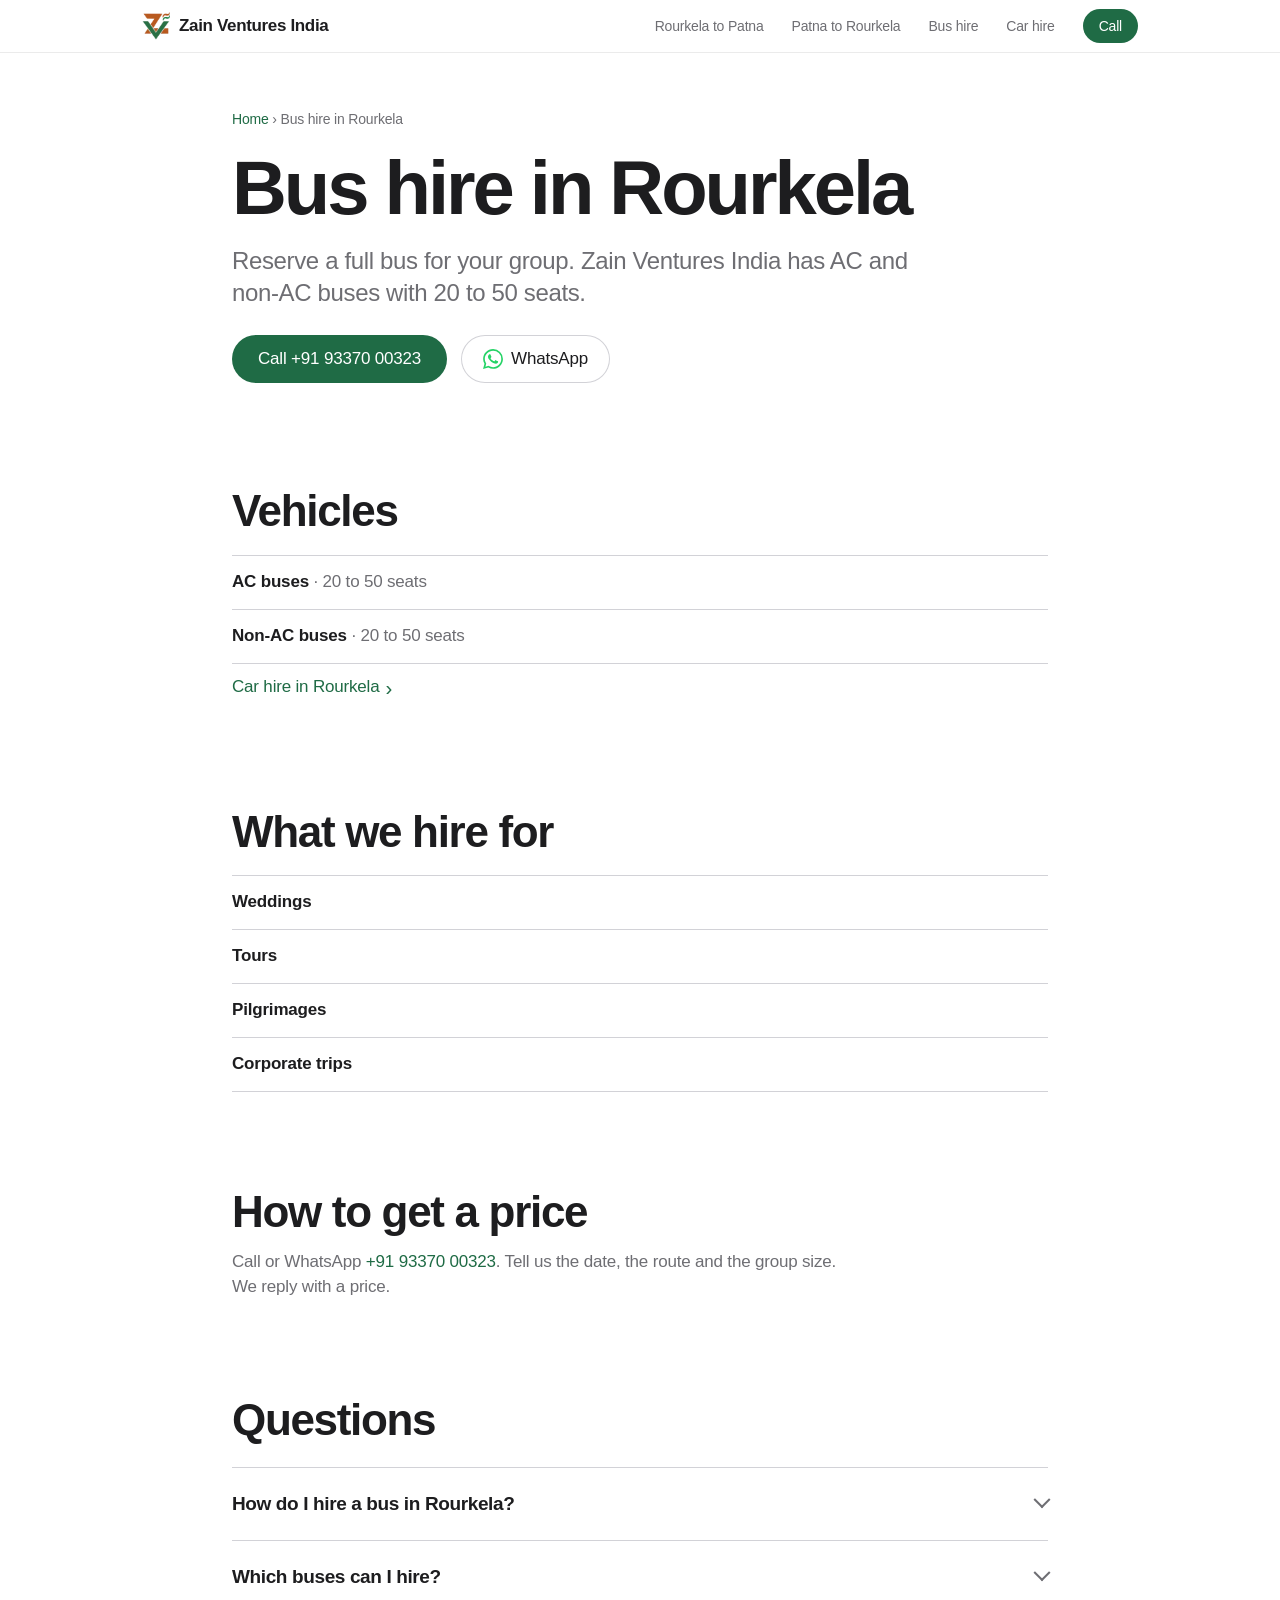
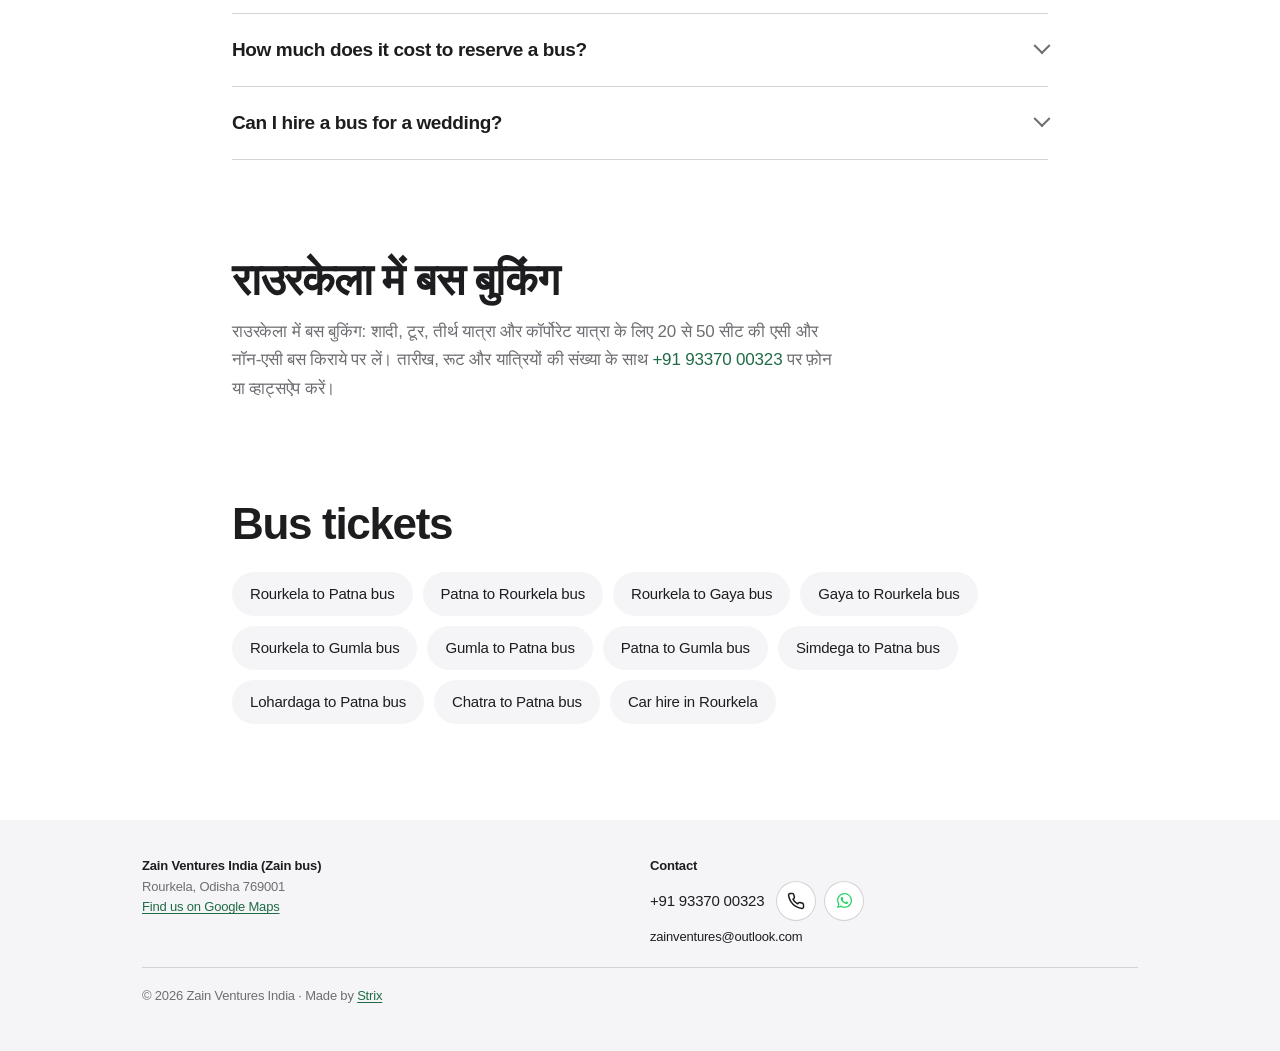
<file: bus-hire-rourkela/index.html>
<!DOCTYPE html>
<html lang="en-IN">
<head>
<meta charset="UTF-8" />
<meta name="viewport" content="width=device-width,initial-scale=1,viewport-fit=cover" />
<title>Bus Hire in Rourkela: Reserve a Bus | Zain Bus</title>
<meta name="description" content="Hire a bus in Rourkela from Zain Ventures India. AC and non-AC buses, 20 to 50 seats, for weddings, tours, pilgrimages and corporate trips. Call or WhatsApp for a price." />
<link rel="canonical" href="https://zainventures.in/bus-hire-rourkela/" />
<meta name="robots" content="index, follow, max-image-preview:large, max-snippet:-1" />
<meta name="theme-color" content="#ffffff" />
<link rel="icon" type="image/png" href="/logo-96.png" />
<link rel="apple-touch-icon" href="/logo-96.png" />
<link rel="stylesheet" href="/pages.css" />
<meta property="og:title" content="Bus Hire in Rourkela: Reserve a Bus | Zain Bus" />
<meta property="og:description" content="Hire a bus in Rourkela from Zain Ventures India. AC and non-AC buses, 20 to 50 seats, for weddings, tours, pilgrimages and corporate trips. Call or WhatsApp for a price." />
<meta property="og:type" content="website" />
<meta property="og:url" content="https://zainventures.in/bus-hire-rourkela/" />
<meta property="og:image" content="https://zainventures.in/logo.png" />
<meta property="og:locale" content="en_IN" />
<meta property="og:site_name" content="Zain Ventures India" />
<meta name="twitter:card" content="summary" />
<script type="application/ld+json">
{
 "@context": "https://schema.org",
 "@graph": [
  {
   "@type": "BreadcrumbList",
   "itemListElement": [
    {
     "@type": "ListItem",
     "position": 1,
     "name": "Zain Ventures India",
     "item": "https://zainventures.in/"
    },
    {
     "@type": "ListItem",
     "position": 2,
     "name": "Bus hire in Rourkela",
     "item": "https://zainventures.in/bus-hire-rourkela/"
    }
   ]
  },
  {
   "@type": "Service",
   "@id": "https://zainventures.in/bus-hire-rourkela/#service",
   "name": "Bus hire in Rourkela",
   "serviceType": "Bus hire",
   "description": "Hire a bus in Rourkela from Zain Ventures India. AC and non-AC buses, 20 to 50 seats, for weddings, tours, pilgrimages and corporate trips. Call or WhatsApp for a price.",
   "provider": {
    "@id": "https://zainventures.in/#business"
   },
   "areaServed": {
    "@type": "City",
    "name": "Rourkela"
   },
   "availableChannel": {
    "@type": "ServiceChannel",
    "servicePhone": "+919337000323"
   }
  },
  {
   "@type": "FAQPage",
   "mainEntity": [
    {
     "@type": "Question",
     "name": "How do I hire a bus in Rourkela?",
     "acceptedAnswer": {
      "@type": "Answer",
      "text": "Call or WhatsApp +91 93370 00323 with your date, route and group size. We reply with a price."
     }
    },
    {
     "@type": "Question",
     "name": "Which buses can I hire?",
     "acceptedAnswer": {
      "@type": "Answer",
      "text": "AC and non-AC buses with 20 to 50 seats."
     }
    },
    {
     "@type": "Question",
     "name": "How much does it cost to reserve a bus?",
     "acceptedAnswer": {
      "@type": "Answer",
      "text": "The price depends on the date, the route and the size of the bus. Send us these details and we reply with a price."
     }
    },
    {
     "@type": "Question",
     "name": "Can I hire a bus for a wedding?",
     "acceptedAnswer": {
      "@type": "Answer",
      "text": "Yes. We hire out buses for weddings, tours, pilgrimages and corporate trips."
     }
    }
   ]
  }
 ]
}
</script>
</head>
<body>
<svg width="0" height="0" style="position:absolute" aria-hidden="true"><symbol id="call" viewBox="0 0 24 24"><path fill="none" stroke="currentColor" stroke-width="2" stroke-linecap="round" stroke-linejoin="round" d="M22 16.9v3a2 2 0 0 1-2.2 2 19.8 19.8 0 0 1-8.6-3.1 19.5 19.5 0 0 1-6-6A19.8 19.8 0 0 1 2.1 4.2 2 2 0 0 1 4.1 2h3a2 2 0 0 1 2 1.7c.1.9.4 1.8.7 2.7a2 2 0 0 1-.5 2.1L8 9.8a16 16 0 0 0 6 6l1.3-1.3a2 2 0 0 1 2.1-.4c.9.3 1.8.6 2.7.7a2 2 0 0 1 1.7 2z" /></symbol><symbol id="wa" viewBox="0 0 24 24"><path d="M17.472 14.382c-.297-.149-1.758-.867-2.03-.967-.273-.099-.471-.148-.67.15-.197.297-.767.966-.94 1.164-.173.199-.347.223-.644.075-.297-.15-1.255-.463-2.39-1.475-.883-.788-1.48-1.761-1.653-2.059-.173-.297-.018-.458.13-.606.134-.133.298-.347.446-.52.149-.174.198-.298.298-.497.099-.198.05-.371-.025-.52-.075-.149-.669-1.612-.916-2.207-.242-.579-.487-.5-.669-.51-.173-.008-.371-.01-.57-.01-.198 0-.52.074-.792.372-.272.297-1.04 1.016-1.04 2.479 0 1.462 1.065 2.875 1.213 3.074.149.198 2.096 3.2 5.077 4.487.709.306 1.262.489 1.694.625.712.227 1.36.195 1.871.118.571-.085 1.758-.719 2.006-1.413.248-.694.248-1.289.173-1.413-.074-.124-.272-.198-.57-.347m-5.421 7.403h-.004a9.87 9.87 0 01-5.031-1.378l-.361-.214-3.741.982.998-3.648-.235-.374a9.86 9.86 0 01-1.51-5.26c.001-5.45 4.436-9.884 9.888-9.884 2.64 0 5.122 1.03 6.988 2.898a9.825 9.825 0 012.893 6.994c-.003 5.45-4.437 9.884-9.885 9.884m8.413-18.297A11.815 11.815 0 0012.05 0C5.495 0 .16 5.335.157 11.892c0 2.096.547 4.142 1.588 5.945L.057 24l6.305-1.654a11.882 11.882 0 005.683 1.448h.005c6.554 0 11.89-5.335 11.893-11.893a11.821 11.821 0 00-3.48-8.413z" /></symbol></svg>
<header class="nav">
  <div class="wrap">
    <a class="brand" href="/"><img src="/logo.webp" alt="" width="28" height="28" />Zain Ventures India</a>
    <nav class="nav-links" aria-label="Primary"><a href="/rourkela-to-patna-bus/">Rourkela to Patna</a><a href="/patna-to-rourkela-bus/">Patna to Rourkela</a><a href="/bus-hire-rourkela/">Bus hire</a><a href="/car-hire-rourkela/">Car hire</a></nav>
    <a class="pill" href="tel:+919337000323">Call</a>
  </div>
</header>

<main>
  <div class="wrap">
    <p class="crumbs"><a href="/">Home</a> › Bus hire in Rourkela</p>
    <div class="hero">
      <h1>Bus hire in Rourkela</h1>
      <p class="lead">Reserve a full bus for your group. Zain Ventures India has AC and non-AC buses with 20 to 50 seats.</p>
      <div class="cta"><a class="pill" href="tel:+919337000323">Call +91 93370 00323</a><a class="wa" href="https://wa.me/919337000323?text=Hi%2C%20I%20want%20to%20hire%20a%20bus."><svg class="wa-i" viewBox="0 0 24 24" aria-hidden="true"><use href="#wa" /></svg>WhatsApp</a></div>
    </div>
  </div>

  <section>
    <div class="wrap">
      <h2>Vehicles</h2>
      <ul class="list">
        <li><b>AC buses</b> <span>· 20 to 50 seats</span></li>
        <li><b>Non-AC buses</b> <span>· 20 to 50 seats</span></li>
      </ul>
      <a class="more" href="/car-hire-rourkela/">Car hire in Rourkela</a>
    </div>
  </section>

  <section>
    <div class="wrap">
      <h2>What we hire for</h2>
      <ul class="list">
        <li><b>Weddings</b></li>
        <li><b>Tours</b></li>
        <li><b>Pilgrimages</b></li>
        <li><b>Corporate trips</b></li>
      </ul>
    </div>
  </section>

  <section>
    <div class="wrap">
      <h2>How to get a price</h2>
      <p>Call or WhatsApp <a href="tel:+919337000323">+91 93370 00323</a>. Tell us the date, the route and the group size. We reply with a price.</p>
    </div>
  </section>

  <section class="faq">
    <div class="wrap">
      <h2>Questions</h2>
      <details><summary>How do I hire a bus in Rourkela?</summary><p>Call or WhatsApp <a href="tel:+919337000323">+91 93370 00323</a> with your date, route and group size. We reply with a price.</p></details>
      <details><summary>Which buses can I hire?</summary><p>AC and non-AC buses with 20 to 50 seats.</p></details>
      <details><summary>How much does it cost to reserve a bus?</summary><p>The price depends on the date, the route and the size of the bus. Send us these details and we reply with a price.</p></details>
      <details><summary>Can I hire a bus for a wedding?</summary><p>Yes. We hire out buses for weddings, tours, pilgrimages and corporate trips.</p></details>
    </div>
  </section>

  <section>
    <div class="wrap">
      <h2 lang="hi">राउरकेला में बस बुकिंग</h2>
      <p class="hindi" lang="hi">राउरकेला में बस बुकिंग: शादी, टूर, तीर्थ यात्रा और कॉर्पोरेट यात्रा के लिए 20 से 50 सीट की एसी और नॉन-एसी बस किराये पर लें। तारीख, रूट और यात्रियों की संख्या के साथ <a href="tel:+919337000323">+91 93370 00323</a> पर फ़ोन या व्हाट्सऐप करें।</p>
    </div>
  </section>

  <section>
    <div class="wrap">
      <h2>Bus tickets</h2>
      <ul class="links">
        <li><a href="/rourkela-to-patna-bus/">Rourkela to Patna bus</a></li>
        <li><a href="/patna-to-rourkela-bus/">Patna to Rourkela bus</a></li>
        <li><a href="/rourkela-to-gaya-bus/">Rourkela to Gaya bus</a></li>
        <li><a href="/gaya-to-rourkela-bus/">Gaya to Rourkela bus</a></li>
        <li><a href="/rourkela-to-gumla-bus/">Rourkela to Gumla bus</a></li>
        <li><a href="/gumla-to-patna-bus/">Gumla to Patna bus</a></li>
        <li><a href="/patna-to-gumla-bus/">Patna to Gumla bus</a></li>
        <li><a href="/simdega-to-patna-bus/">Simdega to Patna bus</a></li>
        <li><a href="/lohardaga-to-patna-bus/">Lohardaga to Patna bus</a></li>
        <li><a href="/chatra-to-patna-bus/">Chatra to Patna bus</a></li>
        <li><a href="/car-hire-rourkela/">Car hire in Rourkela</a></li>
      </ul>
    </div>
  </section>
</main>

<footer class="foot">
  <div class="wrap">
    <div><strong>Zain Ventures India (Zain bus)</strong>Rourkela, Odisha 769001<br /><a class="map-link" href="https://www.google.com/maps?cid=4369737631760114957" rel="noopener">Find us on Google Maps</a></div>
    <div><strong>Contact</strong><span class="reach"><a href="tel:+919337000323">+91 93370 00323</a><a class="ico" href="tel:+919337000323" aria-label="Call +91 93370 00323"><svg class="call-i" viewBox="0 0 24 24" aria-hidden="true"><use href="#call" /></svg></a><a class="ico" href="https://wa.me/919337000323" aria-label="WhatsApp +91 93370 00323"><svg class="wa-i" viewBox="0 0 24 24" aria-hidden="true"><use href="#wa" /></svg></a></span><a href="mailto:zainventures@outlook.com">zainventures@outlook.com</a></div>
    <div class="legal">© 2026 Zain Ventures India · Made by <a href="https://strix.co.in" rel="noopener">Strix</a></div>
  </div>
</footer>

<nav class="bar" aria-label="Quick actions">
  <a class="pill" href="tel:+919337000323">Call for a price</a>
  <a class="ghost" href="https://wa.me/919337000323?text=Hi%2C%20I%20want%20to%20hire%20a%20bus." aria-label="WhatsApp"><svg class="wa-i" viewBox="0 0 24 24" aria-hidden="true"><use href="#wa" /></svg><span>WhatsApp</span></a>
</nav>
<script>
  document.querySelectorAll("[data-seats]").forEach(function (a) {
    a.href += "&date=" + new Date(Date.now() + 5.5 * 3600000).toISOString().slice(0, 10);
  });
</script>
</body>
</html>
</file>
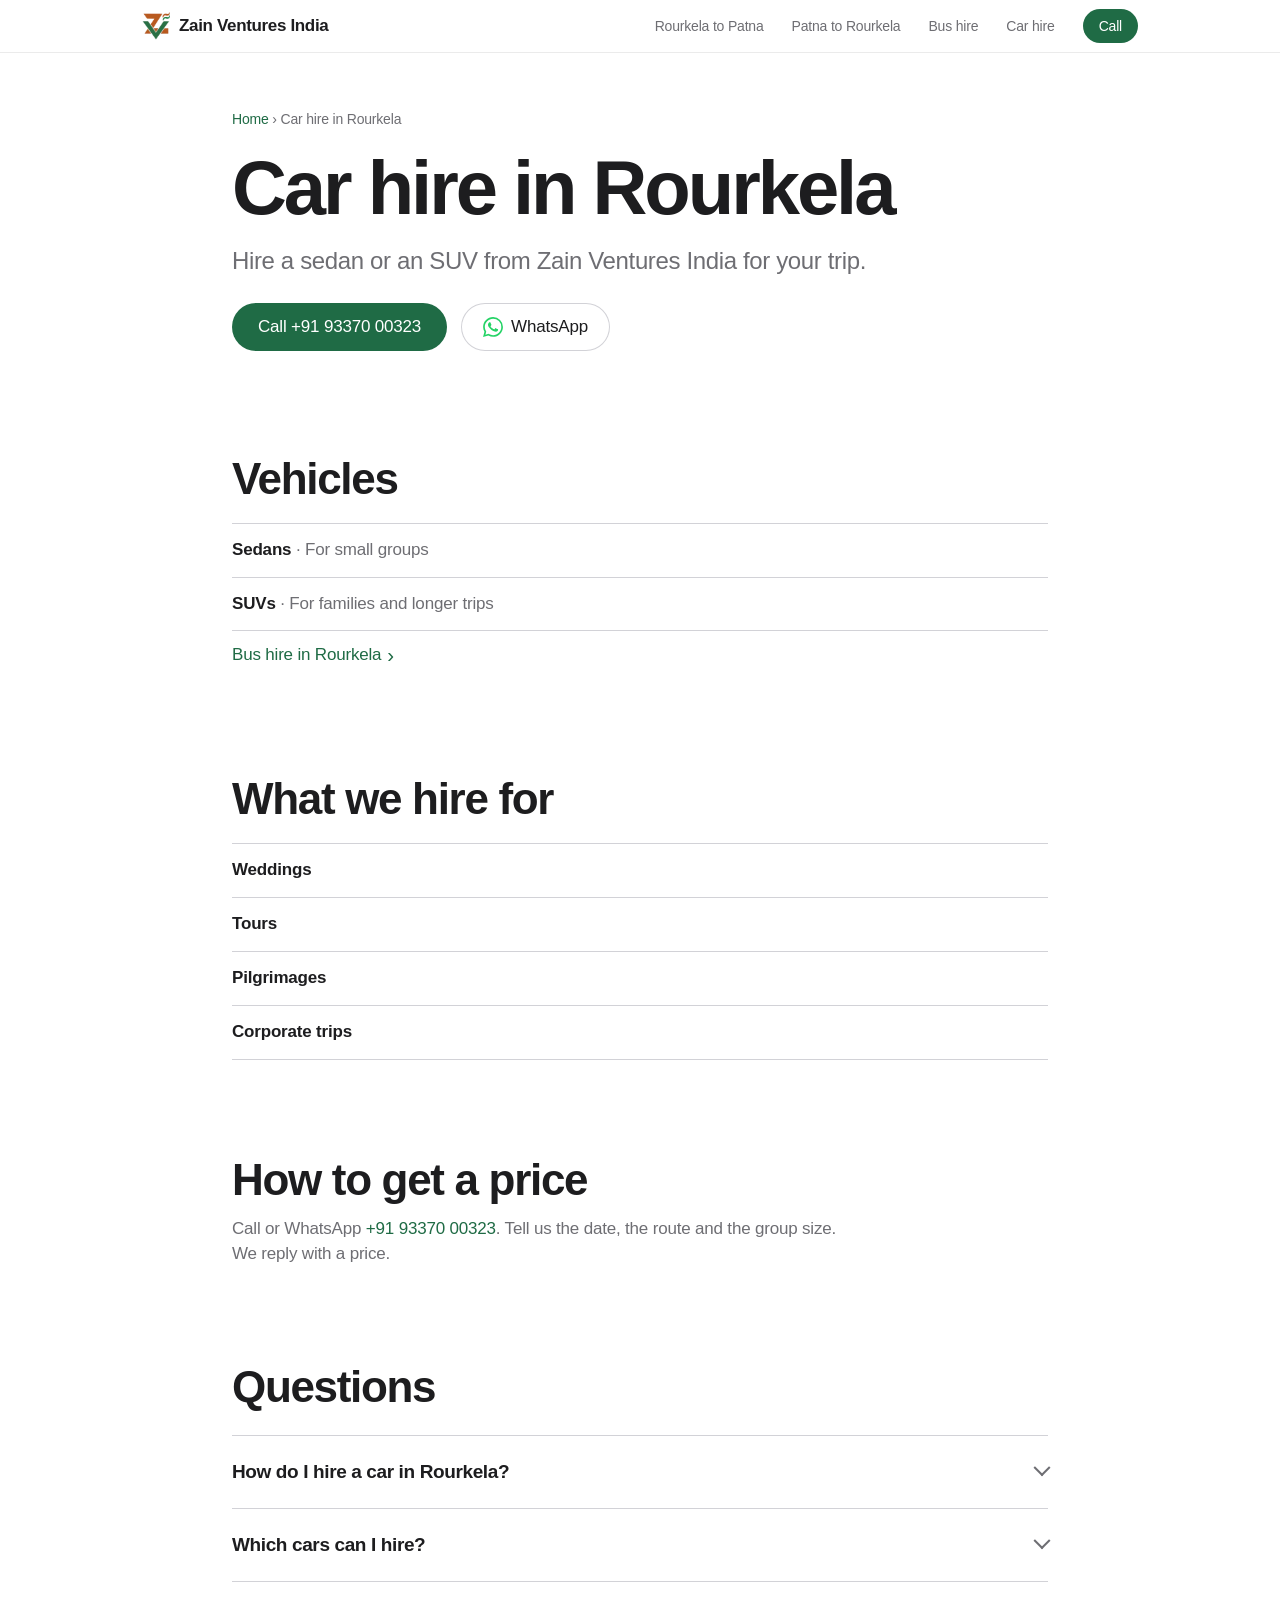
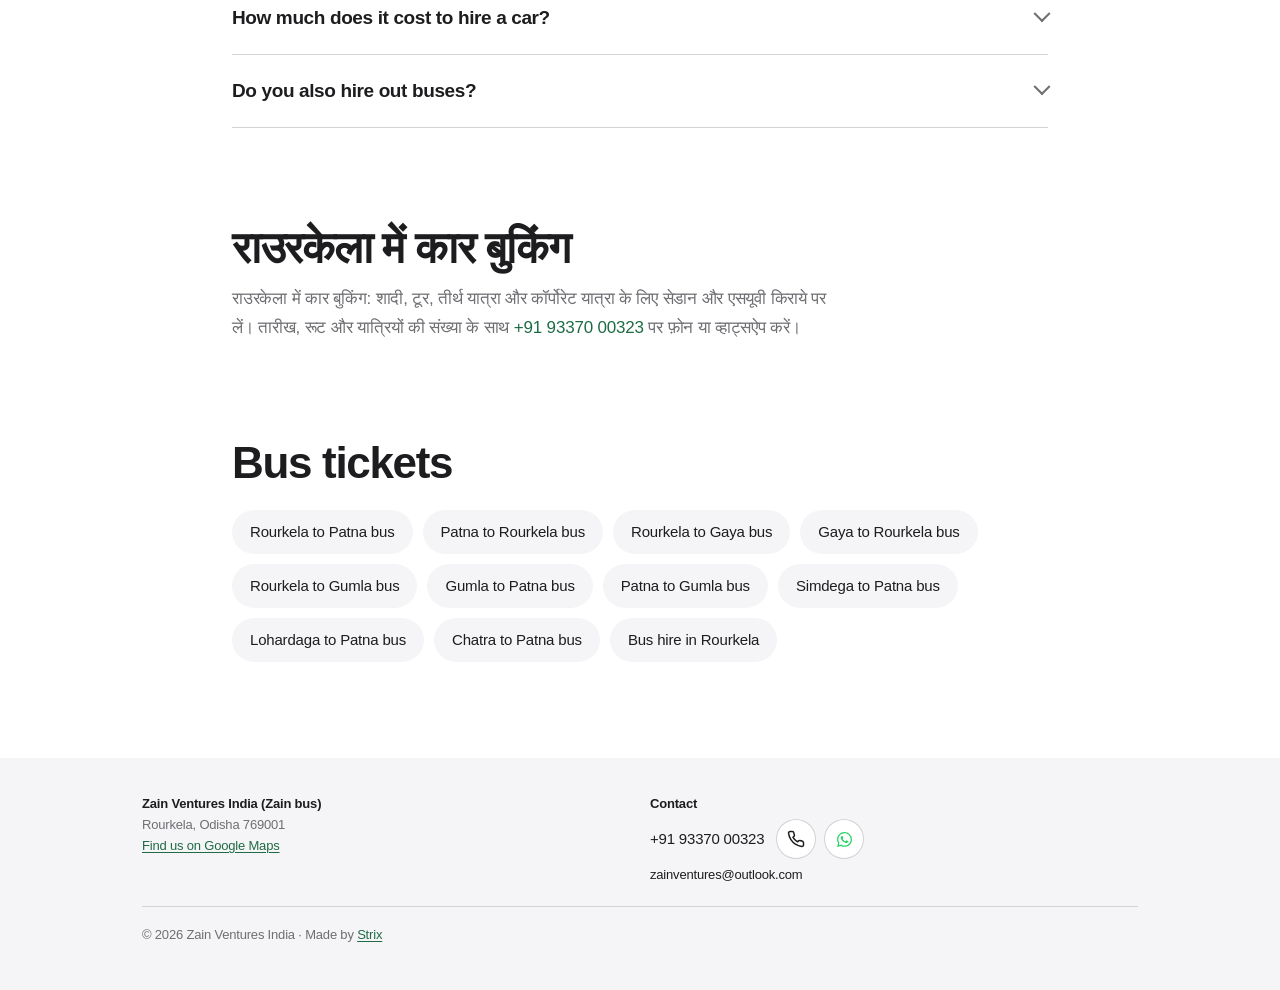
<file: car-hire-rourkela/index.html>
<!DOCTYPE html>
<html lang="en-IN">
<head>
<meta charset="UTF-8" />
<meta name="viewport" content="width=device-width,initial-scale=1,viewport-fit=cover" />
<title>Car Hire in Rourkela: Sedans and SUVs | Zain Ventures</title>
<meta name="description" content="Hire a car in Rourkela from Zain Ventures India. Sedans and SUVs for weddings, tours, pilgrimages and corporate trips. Call or WhatsApp for a price." />
<link rel="canonical" href="https://zainventures.in/car-hire-rourkela/" />
<meta name="robots" content="index, follow, max-image-preview:large, max-snippet:-1" />
<meta name="theme-color" content="#ffffff" />
<link rel="icon" type="image/png" href="/logo-96.png" />
<link rel="apple-touch-icon" href="/logo-96.png" />
<link rel="stylesheet" href="/pages.css" />
<meta property="og:title" content="Car Hire in Rourkela: Sedans and SUVs | Zain Ventures" />
<meta property="og:description" content="Hire a car in Rourkela from Zain Ventures India. Sedans and SUVs for weddings, tours, pilgrimages and corporate trips. Call or WhatsApp for a price." />
<meta property="og:type" content="website" />
<meta property="og:url" content="https://zainventures.in/car-hire-rourkela/" />
<meta property="og:image" content="https://zainventures.in/logo.png" />
<meta property="og:locale" content="en_IN" />
<meta property="og:site_name" content="Zain Ventures India" />
<meta name="twitter:card" content="summary" />
<script type="application/ld+json">
{
 "@context": "https://schema.org",
 "@graph": [
  {
   "@type": "BreadcrumbList",
   "itemListElement": [
    {
     "@type": "ListItem",
     "position": 1,
     "name": "Zain Ventures India",
     "item": "https://zainventures.in/"
    },
    {
     "@type": "ListItem",
     "position": 2,
     "name": "Car hire in Rourkela",
     "item": "https://zainventures.in/car-hire-rourkela/"
    }
   ]
  },
  {
   "@type": "Service",
   "@id": "https://zainventures.in/car-hire-rourkela/#service",
   "name": "Car hire in Rourkela",
   "serviceType": "Car hire",
   "description": "Hire a car in Rourkela from Zain Ventures India. Sedans and SUVs for weddings, tours, pilgrimages and corporate trips. Call or WhatsApp for a price.",
   "provider": {
    "@id": "https://zainventures.in/#business"
   },
   "areaServed": {
    "@type": "City",
    "name": "Rourkela"
   },
   "availableChannel": {
    "@type": "ServiceChannel",
    "servicePhone": "+919337000323"
   }
  },
  {
   "@type": "FAQPage",
   "mainEntity": [
    {
     "@type": "Question",
     "name": "How do I hire a car in Rourkela?",
     "acceptedAnswer": {
      "@type": "Answer",
      "text": "Call or WhatsApp +91 93370 00323 with your date, route and group size. We reply with a price."
     }
    },
    {
     "@type": "Question",
     "name": "Which cars can I hire?",
     "acceptedAnswer": {
      "@type": "Answer",
      "text": "Sedans and SUVs."
     }
    },
    {
     "@type": "Question",
     "name": "How much does it cost to hire a car?",
     "acceptedAnswer": {
      "@type": "Answer",
      "text": "The price depends on the date, the route and the car. Send us these details and we reply with a price."
     }
    },
    {
     "@type": "Question",
     "name": "Do you also hire out buses?",
     "acceptedAnswer": {
      "@type": "Answer",
      "text": "Yes. We have AC and non-AC buses with 20 to 50 seats."
     }
    }
   ]
  }
 ]
}
</script>
</head>
<body>
<svg width="0" height="0" style="position:absolute" aria-hidden="true"><symbol id="call" viewBox="0 0 24 24"><path fill="none" stroke="currentColor" stroke-width="2" stroke-linecap="round" stroke-linejoin="round" d="M22 16.9v3a2 2 0 0 1-2.2 2 19.8 19.8 0 0 1-8.6-3.1 19.5 19.5 0 0 1-6-6A19.8 19.8 0 0 1 2.1 4.2 2 2 0 0 1 4.1 2h3a2 2 0 0 1 2 1.7c.1.9.4 1.8.7 2.7a2 2 0 0 1-.5 2.1L8 9.8a16 16 0 0 0 6 6l1.3-1.3a2 2 0 0 1 2.1-.4c.9.3 1.8.6 2.7.7a2 2 0 0 1 1.7 2z" /></symbol><symbol id="wa" viewBox="0 0 24 24"><path d="M17.472 14.382c-.297-.149-1.758-.867-2.03-.967-.273-.099-.471-.148-.67.15-.197.297-.767.966-.94 1.164-.173.199-.347.223-.644.075-.297-.15-1.255-.463-2.39-1.475-.883-.788-1.48-1.761-1.653-2.059-.173-.297-.018-.458.13-.606.134-.133.298-.347.446-.52.149-.174.198-.298.298-.497.099-.198.05-.371-.025-.52-.075-.149-.669-1.612-.916-2.207-.242-.579-.487-.5-.669-.51-.173-.008-.371-.01-.57-.01-.198 0-.52.074-.792.372-.272.297-1.04 1.016-1.04 2.479 0 1.462 1.065 2.875 1.213 3.074.149.198 2.096 3.2 5.077 4.487.709.306 1.262.489 1.694.625.712.227 1.36.195 1.871.118.571-.085 1.758-.719 2.006-1.413.248-.694.248-1.289.173-1.413-.074-.124-.272-.198-.57-.347m-5.421 7.403h-.004a9.87 9.87 0 01-5.031-1.378l-.361-.214-3.741.982.998-3.648-.235-.374a9.86 9.86 0 01-1.51-5.26c.001-5.45 4.436-9.884 9.888-9.884 2.64 0 5.122 1.03 6.988 2.898a9.825 9.825 0 012.893 6.994c-.003 5.45-4.437 9.884-9.885 9.884m8.413-18.297A11.815 11.815 0 0012.05 0C5.495 0 .16 5.335.157 11.892c0 2.096.547 4.142 1.588 5.945L.057 24l6.305-1.654a11.882 11.882 0 005.683 1.448h.005c6.554 0 11.89-5.335 11.893-11.893a11.821 11.821 0 00-3.48-8.413z" /></symbol></svg>
<header class="nav">
  <div class="wrap">
    <a class="brand" href="/"><img src="/logo.webp" alt="" width="28" height="28" />Zain Ventures India</a>
    <nav class="nav-links" aria-label="Primary"><a href="/rourkela-to-patna-bus/">Rourkela to Patna</a><a href="/patna-to-rourkela-bus/">Patna to Rourkela</a><a href="/bus-hire-rourkela/">Bus hire</a><a href="/car-hire-rourkela/">Car hire</a></nav>
    <a class="pill" href="tel:+919337000323">Call</a>
  </div>
</header>

<main>
  <div class="wrap">
    <p class="crumbs"><a href="/">Home</a> › Car hire in Rourkela</p>
    <div class="hero">
      <h1>Car hire in Rourkela</h1>
      <p class="lead">Hire a sedan or an SUV from Zain Ventures India for your trip.</p>
      <div class="cta"><a class="pill" href="tel:+919337000323">Call +91 93370 00323</a><a class="wa" href="https://wa.me/919337000323?text=Hi%2C%20I%20want%20to%20hire%20a%20car."><svg class="wa-i" viewBox="0 0 24 24" aria-hidden="true"><use href="#wa" /></svg>WhatsApp</a></div>
    </div>
  </div>

  <section>
    <div class="wrap">
      <h2>Vehicles</h2>
      <ul class="list">
        <li><b>Sedans</b> <span>· For small groups</span></li>
        <li><b>SUVs</b> <span>· For families and longer trips</span></li>
      </ul>
      <a class="more" href="/bus-hire-rourkela/">Bus hire in Rourkela</a>
    </div>
  </section>

  <section>
    <div class="wrap">
      <h2>What we hire for</h2>
      <ul class="list">
        <li><b>Weddings</b></li>
        <li><b>Tours</b></li>
        <li><b>Pilgrimages</b></li>
        <li><b>Corporate trips</b></li>
      </ul>
    </div>
  </section>

  <section>
    <div class="wrap">
      <h2>How to get a price</h2>
      <p>Call or WhatsApp <a href="tel:+919337000323">+91 93370 00323</a>. Tell us the date, the route and the group size. We reply with a price.</p>
    </div>
  </section>

  <section class="faq">
    <div class="wrap">
      <h2>Questions</h2>
      <details><summary>How do I hire a car in Rourkela?</summary><p>Call or WhatsApp <a href="tel:+919337000323">+91 93370 00323</a> with your date, route and group size. We reply with a price.</p></details>
      <details><summary>Which cars can I hire?</summary><p>Sedans and SUVs.</p></details>
      <details><summary>How much does it cost to hire a car?</summary><p>The price depends on the date, the route and the car. Send us these details and we reply with a price.</p></details>
      <details><summary>Do you also hire out buses?</summary><p>Yes. We have AC and non-AC buses with 20 to 50 seats.</p></details>
    </div>
  </section>

  <section>
    <div class="wrap">
      <h2 lang="hi">राउरकेला में कार बुकिंग</h2>
      <p class="hindi" lang="hi">राउरकेला में कार बुकिंग: शादी, टूर, तीर्थ यात्रा और कॉर्पोरेट यात्रा के लिए सेडान और एसयूवी किराये पर लें। तारीख, रूट और यात्रियों की संख्या के साथ <a href="tel:+919337000323">+91 93370 00323</a> पर फ़ोन या व्हाट्सऐप करें।</p>
    </div>
  </section>

  <section>
    <div class="wrap">
      <h2>Bus tickets</h2>
      <ul class="links">
        <li><a href="/rourkela-to-patna-bus/">Rourkela to Patna bus</a></li>
        <li><a href="/patna-to-rourkela-bus/">Patna to Rourkela bus</a></li>
        <li><a href="/rourkela-to-gaya-bus/">Rourkela to Gaya bus</a></li>
        <li><a href="/gaya-to-rourkela-bus/">Gaya to Rourkela bus</a></li>
        <li><a href="/rourkela-to-gumla-bus/">Rourkela to Gumla bus</a></li>
        <li><a href="/gumla-to-patna-bus/">Gumla to Patna bus</a></li>
        <li><a href="/patna-to-gumla-bus/">Patna to Gumla bus</a></li>
        <li><a href="/simdega-to-patna-bus/">Simdega to Patna bus</a></li>
        <li><a href="/lohardaga-to-patna-bus/">Lohardaga to Patna bus</a></li>
        <li><a href="/chatra-to-patna-bus/">Chatra to Patna bus</a></li>
        <li><a href="/bus-hire-rourkela/">Bus hire in Rourkela</a></li>
      </ul>
    </div>
  </section>
</main>

<footer class="foot">
  <div class="wrap">
    <div><strong>Zain Ventures India (Zain bus)</strong>Rourkela, Odisha 769001<br /><a class="map-link" href="https://www.google.com/maps?cid=4369737631760114957" rel="noopener">Find us on Google Maps</a></div>
    <div><strong>Contact</strong><span class="reach"><a href="tel:+919337000323">+91 93370 00323</a><a class="ico" href="tel:+919337000323" aria-label="Call +91 93370 00323"><svg class="call-i" viewBox="0 0 24 24" aria-hidden="true"><use href="#call" /></svg></a><a class="ico" href="https://wa.me/919337000323" aria-label="WhatsApp +91 93370 00323"><svg class="wa-i" viewBox="0 0 24 24" aria-hidden="true"><use href="#wa" /></svg></a></span><a href="mailto:zainventures@outlook.com">zainventures@outlook.com</a></div>
    <div class="legal">© 2026 Zain Ventures India · Made by <a href="https://strix.co.in" rel="noopener">Strix</a></div>
  </div>
</footer>

<nav class="bar" aria-label="Quick actions">
  <a class="pill" href="tel:+919337000323">Call for a price</a>
  <a class="ghost" href="https://wa.me/919337000323?text=Hi%2C%20I%20want%20to%20hire%20a%20car." aria-label="WhatsApp"><svg class="wa-i" viewBox="0 0 24 24" aria-hidden="true"><use href="#wa" /></svg><span>WhatsApp</span></a>
</nav>
<script>
  document.querySelectorAll("[data-seats]").forEach(function (a) {
    a.href += "&date=" + new Date(Date.now() + 5.5 * 3600000).toISOString().slice(0, 10);
  });
</script>
</body>
</html>
</file>
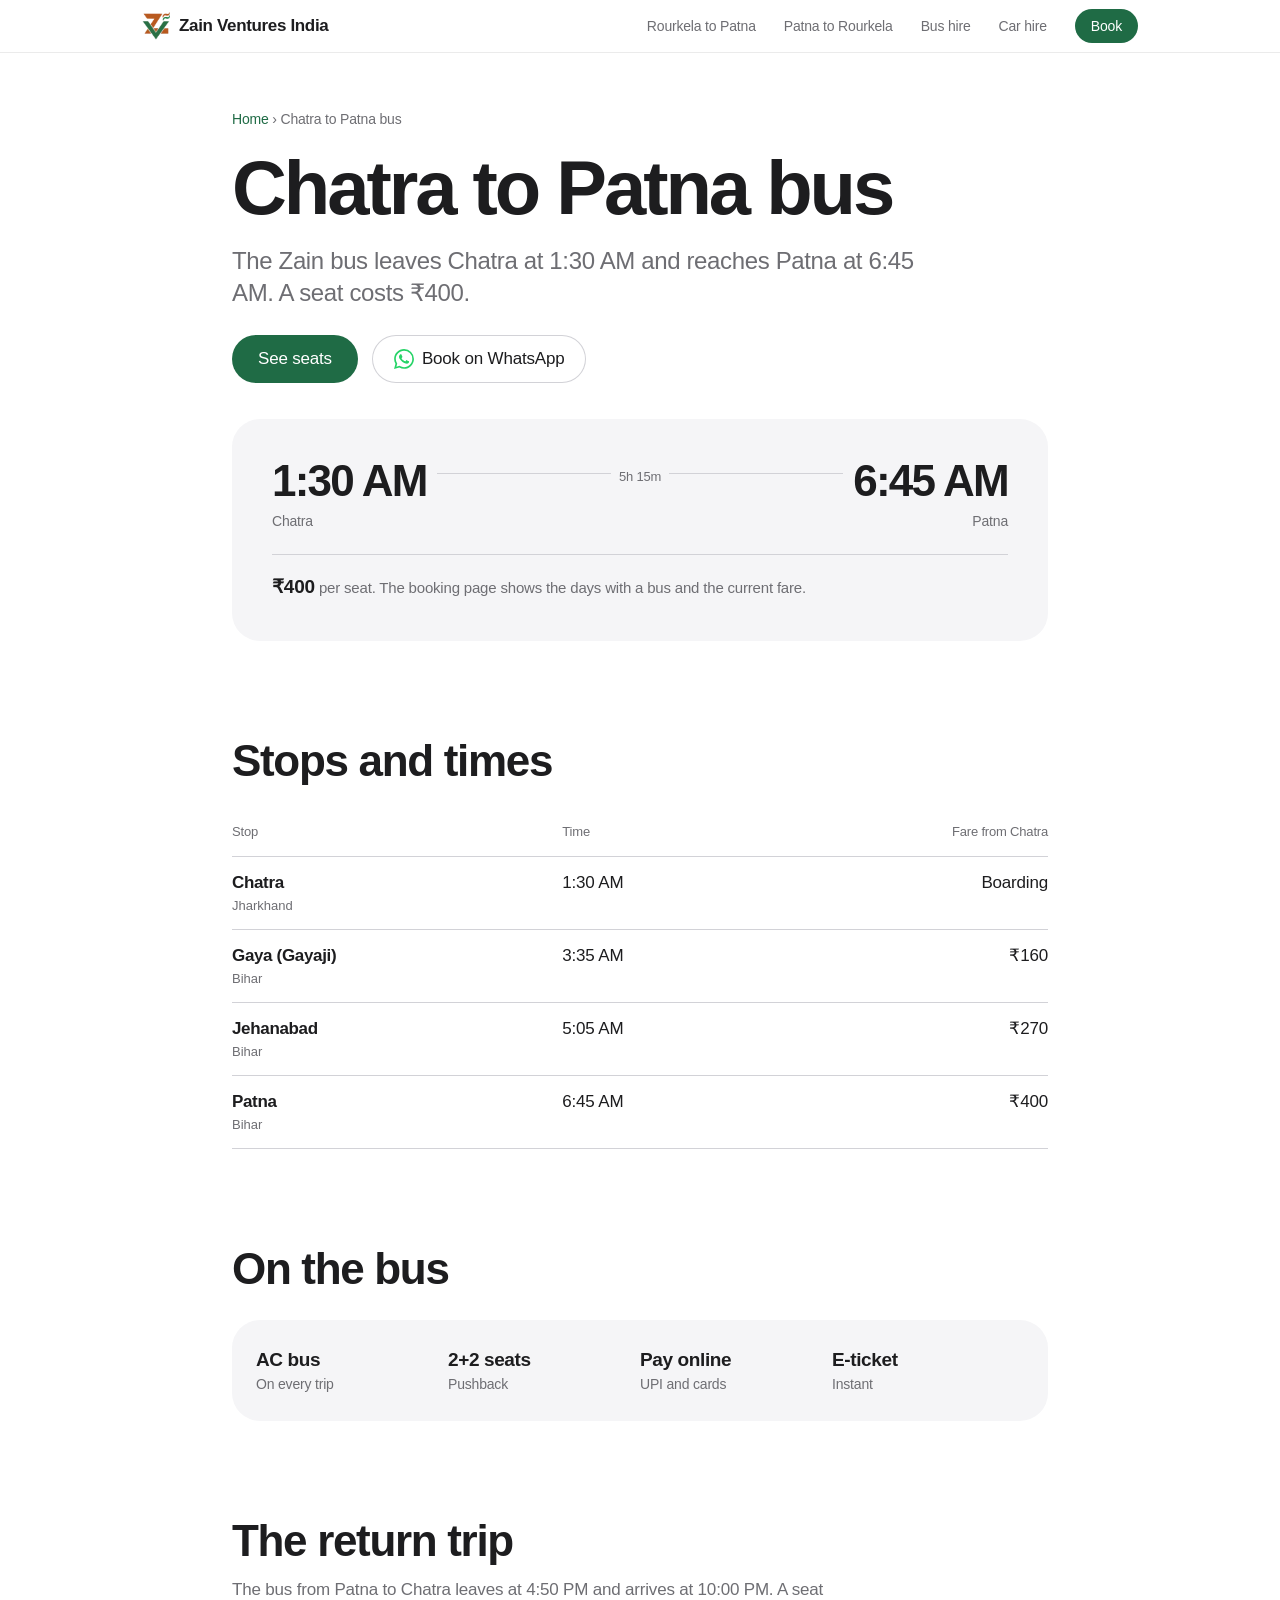
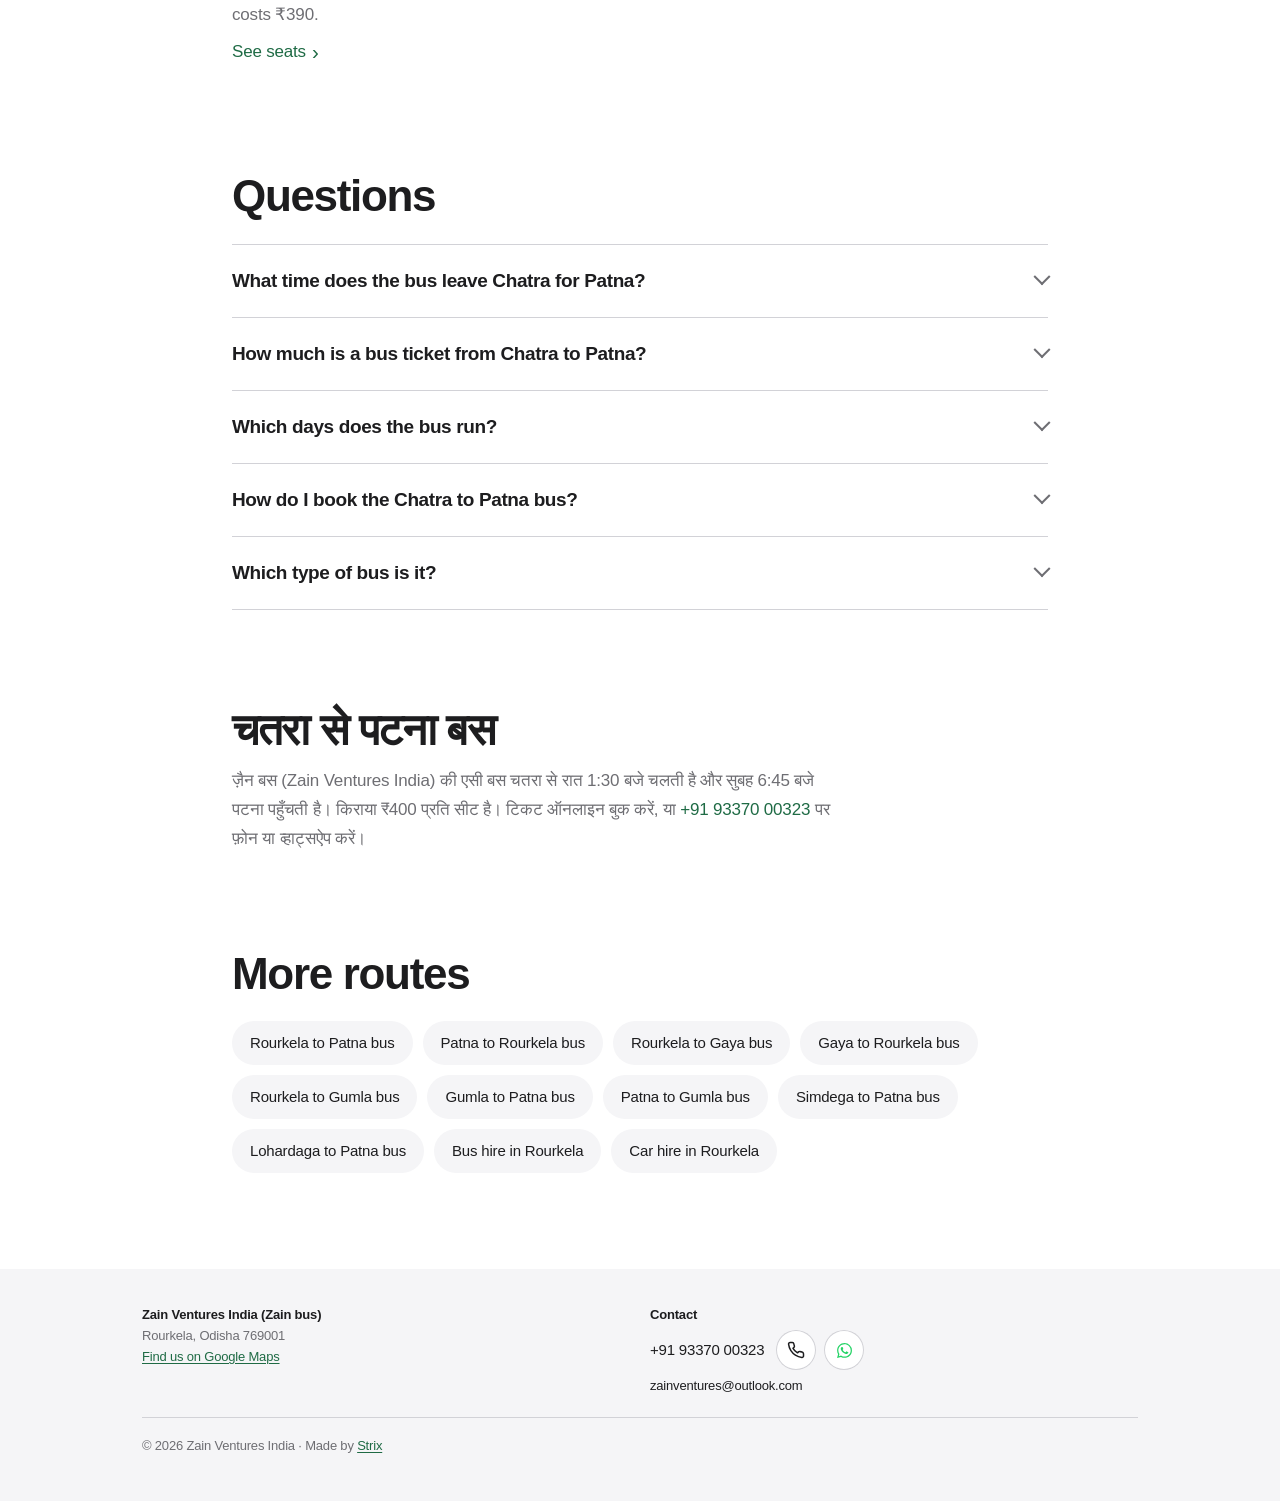
<file: chatra-to-patna-bus/index.html>
<!DOCTYPE html>
<html lang="en-IN">
<head>
<meta charset="UTF-8" />
<meta name="viewport" content="width=device-width,initial-scale=1,viewport-fit=cover" />
<title>Chatra to Patna Bus: Time, Fare and Booking | Zain Bus</title>
<meta name="description" content="Zain bus from Chatra to Patna: leaves 1:30 AM, arrives 6:45 AM. ₹400 per seat. AC bus with 2+2 pushback seats. Book online or on WhatsApp." />
<link rel="canonical" href="https://zainventures.in/chatra-to-patna-bus/" />
<meta name="robots" content="index, follow, max-image-preview:large, max-snippet:-1" />
<meta name="theme-color" content="#ffffff" />
<link rel="icon" type="image/png" href="/logo-96.png" />
<link rel="apple-touch-icon" href="/logo-96.png" />
<link rel="stylesheet" href="/pages.css" />
<meta property="og:title" content="Chatra to Patna Bus: Time, Fare and Booking | Zain Bus" />
<meta property="og:description" content="Zain bus from Chatra to Patna: leaves 1:30 AM, arrives 6:45 AM. ₹400 per seat. AC bus with 2+2 pushback seats. Book online or on WhatsApp." />
<meta property="og:type" content="website" />
<meta property="og:url" content="https://zainventures.in/chatra-to-patna-bus/" />
<meta property="og:image" content="https://zainventures.in/logo.png" />
<meta property="og:locale" content="en_IN" />
<meta property="og:site_name" content="Zain Ventures India" />
<meta name="twitter:card" content="summary" />
<script type="application/ld+json">
{
 "@context": "https://schema.org",
 "@graph": [
  {
   "@type": "BreadcrumbList",
   "itemListElement": [
    {
     "@type": "ListItem",
     "position": 1,
     "name": "Zain Ventures India",
     "item": "https://zainventures.in/"
    },
    {
     "@type": "ListItem",
     "position": 2,
     "name": "Chatra to Patna bus",
     "item": "https://zainventures.in/chatra-to-patna-bus/"
    }
   ]
  },
  {
   "@type": "BusTrip",
   "@id": "https://zainventures.in/chatra-to-patna-bus/#trip",
   "name": "Chatra to Patna AC bus",
   "provider": {
    "@id": "https://zainventures.in/#business"
   },
   "departureBusStop": {
    "@type": "BusStop",
    "name": "Chatra",
    "address": {
     "@type": "PostalAddress",
     "addressLocality": "Chatra",
     "addressRegion": "Jharkhand",
     "addressCountry": "IN"
    }
   },
   "arrivalBusStop": {
    "@type": "BusStop",
    "name": "Patna",
    "address": {
     "@type": "PostalAddress",
     "addressLocality": "Patna",
     "addressRegion": "Bihar",
     "addressCountry": "IN"
    }
   },
   "departureTime": "01:30:00+05:30",
   "arrivalTime": "06:45:00+05:30",
   "description": "AC bus with 2+2 pushback seats from Chatra to Patna. The trip takes 5h 15m.",
   "offers": {
    "@type": "Offer",
    "price": "400",
    "priceCurrency": "INR",
    "url": "https://fleetmanager.pythonanywhere.com/tickets/zain-ventures-india/results/?from=CHATRA&to=PATNA"
   }
  },
  {
   "@type": "FAQPage",
   "mainEntity": [
    {
     "@type": "Question",
     "name": "What time does the bus leave Chatra for Patna?",
     "acceptedAnswer": {
      "@type": "Answer",
      "text": "The Zain bus leaves Chatra at 1:30 AM and reaches Patna at 6:45 AM. The trip takes 5h 15m."
     }
    },
    {
     "@type": "Question",
     "name": "How much is a bus ticket from Chatra to Patna?",
     "acceptedAnswer": {
      "@type": "Answer",
      "text": "A seat costs ₹400. The booking page shows the current fare for each date."
     }
    },
    {
     "@type": "Question",
     "name": "Which days does the bus run?",
     "acceptedAnswer": {
      "@type": "Answer",
      "text": "The booking page shows the days with a bus. Choose your date there, or call +91 93370 00323."
     }
    },
    {
     "@type": "Question",
     "name": "How do I book the Chatra to Patna bus?",
     "acceptedAnswer": {
      "@type": "Answer",
      "text": "Book online on the booking page, or call or WhatsApp +91 93370 00323. Pay by UPI or card. The e-ticket is instant."
     }
    },
    {
     "@type": "Question",
     "name": "Which type of bus is it?",
     "acceptedAnswer": {
      "@type": "Answer",
      "text": "An AC bus with 2+2 pushback seats."
     }
    }
   ]
  }
 ]
}
</script>
</head>
<body>
<svg width="0" height="0" style="position:absolute" aria-hidden="true"><symbol id="call" viewBox="0 0 24 24"><path fill="none" stroke="currentColor" stroke-width="2" stroke-linecap="round" stroke-linejoin="round" d="M22 16.9v3a2 2 0 0 1-2.2 2 19.8 19.8 0 0 1-8.6-3.1 19.5 19.5 0 0 1-6-6A19.8 19.8 0 0 1 2.1 4.2 2 2 0 0 1 4.1 2h3a2 2 0 0 1 2 1.7c.1.9.4 1.8.7 2.7a2 2 0 0 1-.5 2.1L8 9.8a16 16 0 0 0 6 6l1.3-1.3a2 2 0 0 1 2.1-.4c.9.3 1.8.6 2.7.7a2 2 0 0 1 1.7 2z" /></symbol><symbol id="wa" viewBox="0 0 24 24"><path d="M17.472 14.382c-.297-.149-1.758-.867-2.03-.967-.273-.099-.471-.148-.67.15-.197.297-.767.966-.94 1.164-.173.199-.347.223-.644.075-.297-.15-1.255-.463-2.39-1.475-.883-.788-1.48-1.761-1.653-2.059-.173-.297-.018-.458.13-.606.134-.133.298-.347.446-.52.149-.174.198-.298.298-.497.099-.198.05-.371-.025-.52-.075-.149-.669-1.612-.916-2.207-.242-.579-.487-.5-.669-.51-.173-.008-.371-.01-.57-.01-.198 0-.52.074-.792.372-.272.297-1.04 1.016-1.04 2.479 0 1.462 1.065 2.875 1.213 3.074.149.198 2.096 3.2 5.077 4.487.709.306 1.262.489 1.694.625.712.227 1.36.195 1.871.118.571-.085 1.758-.719 2.006-1.413.248-.694.248-1.289.173-1.413-.074-.124-.272-.198-.57-.347m-5.421 7.403h-.004a9.87 9.87 0 01-5.031-1.378l-.361-.214-3.741.982.998-3.648-.235-.374a9.86 9.86 0 01-1.51-5.26c.001-5.45 4.436-9.884 9.888-9.884 2.64 0 5.122 1.03 6.988 2.898a9.825 9.825 0 012.893 6.994c-.003 5.45-4.437 9.884-9.885 9.884m8.413-18.297A11.815 11.815 0 0012.05 0C5.495 0 .16 5.335.157 11.892c0 2.096.547 4.142 1.588 5.945L.057 24l6.305-1.654a11.882 11.882 0 005.683 1.448h.005c6.554 0 11.89-5.335 11.893-11.893a11.821 11.821 0 00-3.48-8.413z" /></symbol></svg>
<header class="nav">
  <div class="wrap">
    <a class="brand" href="/"><img src="/logo.webp" alt="" width="28" height="28" />Zain Ventures India</a>
    <nav class="nav-links" aria-label="Primary"><a href="/rourkela-to-patna-bus/">Rourkela to Patna</a><a href="/patna-to-rourkela-bus/">Patna to Rourkela</a><a href="/bus-hire-rourkela/">Bus hire</a><a href="/car-hire-rourkela/">Car hire</a></nav>
    <a class="pill" href="https://fleetmanager.pythonanywhere.com/tickets/zain-ventures-india/results/?from=CHATRA&amp;to=PATNA" data-seats>Book</a>
  </div>
</header>

<main>
  <div class="wrap">
    <p class="crumbs"><a href="/">Home</a> › Chatra to Patna bus</p>
    <div class="hero">
      <h1>Chatra to Patna bus</h1>
      <p class="lead">The Zain bus leaves Chatra at 1:30 AM and reaches Patna at 6:45 AM. A seat costs ₹400.</p>
      <div class="cta"><a class="pill" href="https://fleetmanager.pythonanywhere.com/tickets/zain-ventures-india/results/?from=CHATRA&amp;to=PATNA" data-seats>See seats</a><a class="wa" href="https://wa.me/16812393370?text=Hi%2C%20I%20want%20to%20book%20a%20ticket%20from%20Chatra%20to%20Patna."><svg class="wa-i" viewBox="0 0 24 24" aria-hidden="true"><use href="#wa" /></svg>Book on WhatsApp</a></div>
    </div>
    <article class="leg">
      <div class="clock">
        <div><b>1:30 AM</b><span>Chatra</span></div>
        <div class="dur"><i>5h 15m</i></div>
        <div class="end"><b>6:45 AM</b><span>Patna</span></div>
      </div>
      <p class="fare"><b>₹400</b> per seat. The booking page shows the days with a bus and the current fare.</p>
    </article>
  </div>

  <section>
    <div class="wrap">
      <h2>Stops and times</h2>
      <table>
        <thead><tr><th>Stop</th><th>Time</th><th>Fare from Chatra</th></tr></thead>
        <tbody>
          <tr><td>Chatra<small>Jharkhand</small></td><td>1:30 AM</td><td>Boarding</td></tr>
          <tr><td>Gaya (Gayaji)<small>Bihar</small></td><td>3:35 AM</td><td>₹160</td></tr>
          <tr><td>Jehanabad<small>Bihar</small></td><td>5:05 AM</td><td>₹270</td></tr>
          <tr><td>Patna<small>Bihar</small></td><td>6:45 AM</td><td>₹400</td></tr>
        </tbody>
      </table>
    </div>
  </section>

  <section>
    <div class="wrap">
      <h2>On the bus</h2>
      <dl class="facts">
        <div><dt>AC bus</dt><dd>On every trip</dd></div>
        <div><dt>2+2 seats</dt><dd>Pushback</dd></div>
        <div><dt>Pay online</dt><dd>UPI and cards</dd></div>
        <div><dt>E-ticket</dt><dd>Instant</dd></div>
      </dl>
    </div>
  </section>

  <section>
    <div class="wrap">
      <h2>The return trip</h2>
      <p>The bus from Patna to Chatra leaves at 4:50 PM and arrives at 10:00 PM. A seat costs ₹390.</p>
      <a class="more" href="https://fleetmanager.pythonanywhere.com/tickets/zain-ventures-india/results/?from=PATNA&amp;to=CHATRA" data-seats>See seats</a>
    </div>
  </section>

  <section class="faq">
    <div class="wrap">
      <h2>Questions</h2>
      <details><summary>What time does the bus leave Chatra for Patna?</summary><p>The Zain bus leaves Chatra at 1:30 AM and reaches Patna at 6:45 AM. The trip takes 5h 15m.</p></details>
      <details><summary>How much is a bus ticket from Chatra to Patna?</summary><p>A seat costs ₹400. The booking page shows the current fare for each date.</p></details>
      <details><summary>Which days does the bus run?</summary><p>The booking page shows the days with a bus. Choose your date there, or call <a href="tel:+919337000323">+91 93370 00323</a>.</p></details>
      <details><summary>How do I book the Chatra to Patna bus?</summary><p>Book online on the booking page, or call or WhatsApp <a href="tel:+919337000323">+91 93370 00323</a>. Pay by UPI or card. The e-ticket is instant.</p></details>
      <details><summary>Which type of bus is it?</summary><p>An AC bus with 2+2 pushback seats.</p></details>
    </div>
  </section>

  <section>
    <div class="wrap">
      <h2 lang="hi">चतरा से पटना बस</h2>
      <p class="hindi" lang="hi">ज़ैन बस (Zain Ventures India) की एसी बस चतरा से रात 1:30 बजे चलती है और सुबह 6:45 बजे पटना पहुँचती है। किराया ₹400 प्रति सीट है। टिकट ऑनलाइन बुक करें, या <a href="tel:+919337000323">+91 93370 00323</a> पर फ़ोन या व्हाट्सऐप करें।</p>
    </div>
  </section>

  <section>
    <div class="wrap">
      <h2>More routes</h2>
      <ul class="links">
        <li><a href="/rourkela-to-patna-bus/">Rourkela to Patna bus</a></li>
        <li><a href="/patna-to-rourkela-bus/">Patna to Rourkela bus</a></li>
        <li><a href="/rourkela-to-gaya-bus/">Rourkela to Gaya bus</a></li>
        <li><a href="/gaya-to-rourkela-bus/">Gaya to Rourkela bus</a></li>
        <li><a href="/rourkela-to-gumla-bus/">Rourkela to Gumla bus</a></li>
        <li><a href="/gumla-to-patna-bus/">Gumla to Patna bus</a></li>
        <li><a href="/patna-to-gumla-bus/">Patna to Gumla bus</a></li>
        <li><a href="/simdega-to-patna-bus/">Simdega to Patna bus</a></li>
        <li><a href="/lohardaga-to-patna-bus/">Lohardaga to Patna bus</a></li>
        <li><a href="/bus-hire-rourkela/">Bus hire in Rourkela</a></li>
        <li><a href="/car-hire-rourkela/">Car hire in Rourkela</a></li>
      </ul>
    </div>
  </section>
</main>

<footer class="foot">
  <div class="wrap">
    <div><strong>Zain Ventures India (Zain bus)</strong>Rourkela, Odisha 769001<br /><a class="map-link" href="https://www.google.com/maps?cid=4369737631760114957" rel="noopener">Find us on Google Maps</a></div>
    <div><strong>Contact</strong><span class="reach"><a href="tel:+919337000323">+91 93370 00323</a><a class="ico" href="tel:+919337000323" aria-label="Call +91 93370 00323"><svg class="call-i" viewBox="0 0 24 24" aria-hidden="true"><use href="#call" /></svg></a><a class="ico" href="https://wa.me/919337000323" aria-label="WhatsApp +91 93370 00323"><svg class="wa-i" viewBox="0 0 24 24" aria-hidden="true"><use href="#wa" /></svg></a></span><a href="mailto:zainventures@outlook.com">zainventures@outlook.com</a></div>
    <div class="legal">© 2026 Zain Ventures India · Made by <a href="https://strix.co.in" rel="noopener">Strix</a></div>
  </div>
</footer>

<nav class="bar" aria-label="Quick actions">
  <a class="pill" href="https://fleetmanager.pythonanywhere.com/tickets/zain-ventures-india/results/?from=CHATRA&amp;to=PATNA" data-seats>Book ticket</a>
  <a class="ghost" href="tel:+919337000323" aria-label="Call"><svg class="call-i" viewBox="0 0 24 24" aria-hidden="true"><use href="#call" /></svg><span>Call</span></a>
  <a class="ghost" href="https://wa.me/16812393370?text=Hi%2C%20I%20want%20to%20book%20a%20ticket%20from%20Chatra%20to%20Patna." aria-label="Book on WhatsApp"><svg class="wa-i" viewBox="0 0 24 24" aria-hidden="true"><use href="#wa" /></svg><span>WhatsApp</span></a>
</nav>
<script>
  document.querySelectorAll("[data-seats]").forEach(function (a) {
    a.href += "&date=" + new Date(Date.now() + 5.5 * 3600000).toISOString().slice(0, 10);
  });
</script>
</body>
</html>
</file>
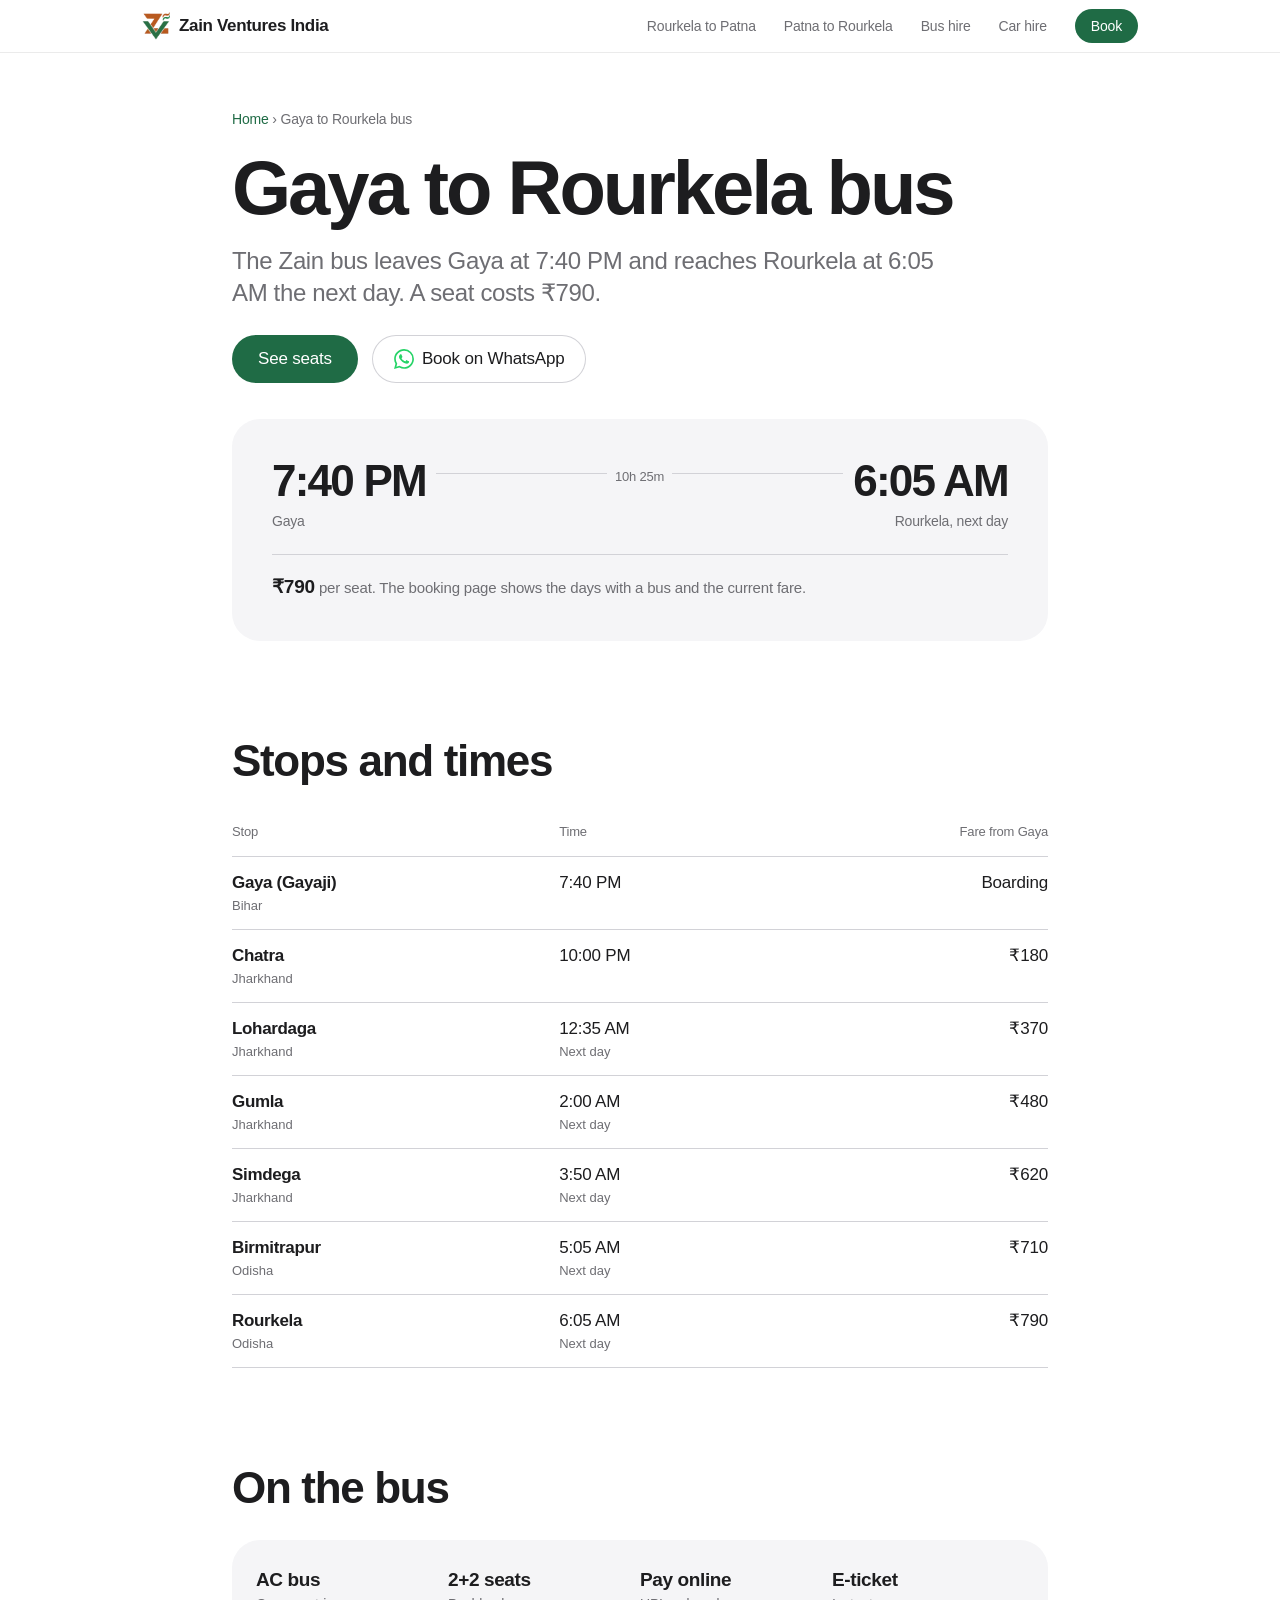
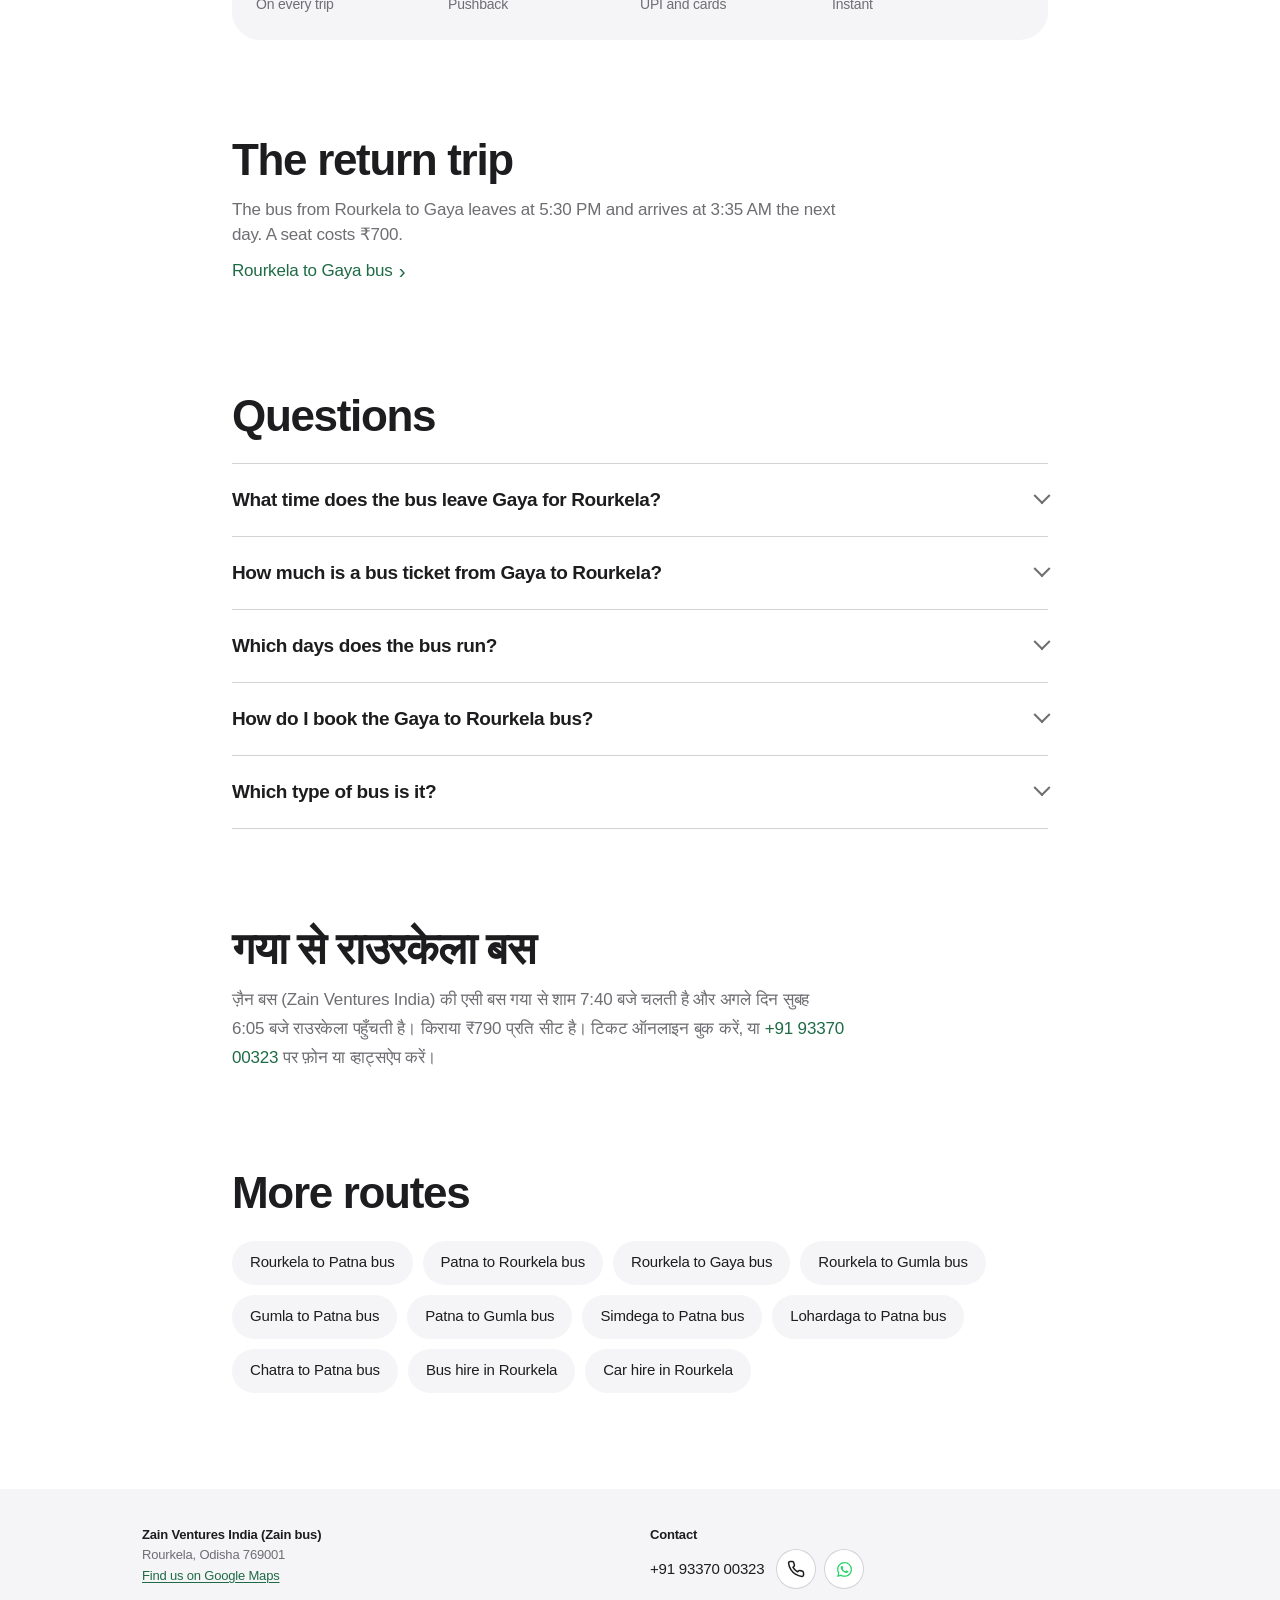
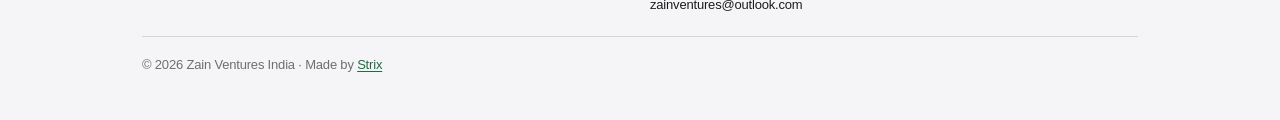
<file: gaya-to-rourkela-bus/index.html>
<!DOCTYPE html>
<html lang="en-IN">
<head>
<meta charset="UTF-8" />
<meta name="viewport" content="width=device-width,initial-scale=1,viewport-fit=cover" />
<title>Gaya to Rourkela Bus: Time, Fare and Booking | Zain Bus</title>
<meta name="description" content="Zain bus from Gaya to Rourkela: leaves 7:40 PM, arrives 6:05 AM the next day. ₹790 per seat. AC bus with 2+2 pushback seats. Book online or on WhatsApp." />
<link rel="canonical" href="https://zainventures.in/gaya-to-rourkela-bus/" />
<meta name="robots" content="index, follow, max-image-preview:large, max-snippet:-1" />
<meta name="theme-color" content="#ffffff" />
<link rel="icon" type="image/png" href="/logo-96.png" />
<link rel="apple-touch-icon" href="/logo-96.png" />
<link rel="stylesheet" href="/pages.css" />
<meta property="og:title" content="Gaya to Rourkela Bus: Time, Fare and Booking | Zain Bus" />
<meta property="og:description" content="Zain bus from Gaya to Rourkela: leaves 7:40 PM, arrives 6:05 AM the next day. ₹790 per seat. AC bus with 2+2 pushback seats. Book online or on WhatsApp." />
<meta property="og:type" content="website" />
<meta property="og:url" content="https://zainventures.in/gaya-to-rourkela-bus/" />
<meta property="og:image" content="https://zainventures.in/logo.png" />
<meta property="og:locale" content="en_IN" />
<meta property="og:site_name" content="Zain Ventures India" />
<meta name="twitter:card" content="summary" />
<script type="application/ld+json">
{
 "@context": "https://schema.org",
 "@graph": [
  {
   "@type": "BreadcrumbList",
   "itemListElement": [
    {
     "@type": "ListItem",
     "position": 1,
     "name": "Zain Ventures India",
     "item": "https://zainventures.in/"
    },
    {
     "@type": "ListItem",
     "position": 2,
     "name": "Gaya to Rourkela bus",
     "item": "https://zainventures.in/gaya-to-rourkela-bus/"
    }
   ]
  },
  {
   "@type": "BusTrip",
   "@id": "https://zainventures.in/gaya-to-rourkela-bus/#trip",
   "name": "Gaya to Rourkela AC bus",
   "provider": {
    "@id": "https://zainventures.in/#business"
   },
   "departureBusStop": {
    "@type": "BusStop",
    "name": "Gaya",
    "address": {
     "@type": "PostalAddress",
     "addressLocality": "Gaya",
     "addressRegion": "Bihar",
     "addressCountry": "IN"
    }
   },
   "arrivalBusStop": {
    "@type": "BusStop",
    "name": "Rourkela",
    "address": {
     "@type": "PostalAddress",
     "addressLocality": "Rourkela",
     "addressRegion": "Odisha",
     "addressCountry": "IN"
    }
   },
   "departureTime": "19:40:00+05:30",
   "arrivalTime": "06:05:00+05:30",
   "description": "AC bus with 2+2 pushback seats from Gaya to Rourkela. The trip takes 10h 25m.",
   "offers": {
    "@type": "Offer",
    "price": "790",
    "priceCurrency": "INR",
    "url": "https://fleetmanager.pythonanywhere.com/tickets/zain-ventures-india/results/?from=GAYA+JI&to=ROURKELA"
   }
  },
  {
   "@type": "FAQPage",
   "mainEntity": [
    {
     "@type": "Question",
     "name": "What time does the bus leave Gaya for Rourkela?",
     "acceptedAnswer": {
      "@type": "Answer",
      "text": "The Zain bus leaves Gaya at 7:40 PM and reaches Rourkela at 6:05 AM the next day. The trip takes 10h 25m."
     }
    },
    {
     "@type": "Question",
     "name": "How much is a bus ticket from Gaya to Rourkela?",
     "acceptedAnswer": {
      "@type": "Answer",
      "text": "A seat costs ₹790. The booking page shows the current fare for each date."
     }
    },
    {
     "@type": "Question",
     "name": "Which days does the bus run?",
     "acceptedAnswer": {
      "@type": "Answer",
      "text": "The booking page shows the days with a bus. Choose your date there, or call +91 93370 00323."
     }
    },
    {
     "@type": "Question",
     "name": "How do I book the Gaya to Rourkela bus?",
     "acceptedAnswer": {
      "@type": "Answer",
      "text": "Book online on the booking page, or call or WhatsApp +91 93370 00323. Pay by UPI or card. The e-ticket is instant."
     }
    },
    {
     "@type": "Question",
     "name": "Which type of bus is it?",
     "acceptedAnswer": {
      "@type": "Answer",
      "text": "An AC bus with 2+2 pushback seats."
     }
    }
   ]
  }
 ]
}
</script>
</head>
<body>
<svg width="0" height="0" style="position:absolute" aria-hidden="true"><symbol id="call" viewBox="0 0 24 24"><path fill="none" stroke="currentColor" stroke-width="2" stroke-linecap="round" stroke-linejoin="round" d="M22 16.9v3a2 2 0 0 1-2.2 2 19.8 19.8 0 0 1-8.6-3.1 19.5 19.5 0 0 1-6-6A19.8 19.8 0 0 1 2.1 4.2 2 2 0 0 1 4.1 2h3a2 2 0 0 1 2 1.7c.1.9.4 1.8.7 2.7a2 2 0 0 1-.5 2.1L8 9.8a16 16 0 0 0 6 6l1.3-1.3a2 2 0 0 1 2.1-.4c.9.3 1.8.6 2.7.7a2 2 0 0 1 1.7 2z" /></symbol><symbol id="wa" viewBox="0 0 24 24"><path d="M17.472 14.382c-.297-.149-1.758-.867-2.03-.967-.273-.099-.471-.148-.67.15-.197.297-.767.966-.94 1.164-.173.199-.347.223-.644.075-.297-.15-1.255-.463-2.39-1.475-.883-.788-1.48-1.761-1.653-2.059-.173-.297-.018-.458.13-.606.134-.133.298-.347.446-.52.149-.174.198-.298.298-.497.099-.198.05-.371-.025-.52-.075-.149-.669-1.612-.916-2.207-.242-.579-.487-.5-.669-.51-.173-.008-.371-.01-.57-.01-.198 0-.52.074-.792.372-.272.297-1.04 1.016-1.04 2.479 0 1.462 1.065 2.875 1.213 3.074.149.198 2.096 3.2 5.077 4.487.709.306 1.262.489 1.694.625.712.227 1.36.195 1.871.118.571-.085 1.758-.719 2.006-1.413.248-.694.248-1.289.173-1.413-.074-.124-.272-.198-.57-.347m-5.421 7.403h-.004a9.87 9.87 0 01-5.031-1.378l-.361-.214-3.741.982.998-3.648-.235-.374a9.86 9.86 0 01-1.51-5.26c.001-5.45 4.436-9.884 9.888-9.884 2.64 0 5.122 1.03 6.988 2.898a9.825 9.825 0 012.893 6.994c-.003 5.45-4.437 9.884-9.885 9.884m8.413-18.297A11.815 11.815 0 0012.05 0C5.495 0 .16 5.335.157 11.892c0 2.096.547 4.142 1.588 5.945L.057 24l6.305-1.654a11.882 11.882 0 005.683 1.448h.005c6.554 0 11.89-5.335 11.893-11.893a11.821 11.821 0 00-3.48-8.413z" /></symbol></svg>
<header class="nav">
  <div class="wrap">
    <a class="brand" href="/"><img src="/logo.webp" alt="" width="28" height="28" />Zain Ventures India</a>
    <nav class="nav-links" aria-label="Primary"><a href="/rourkela-to-patna-bus/">Rourkela to Patna</a><a href="/patna-to-rourkela-bus/">Patna to Rourkela</a><a href="/bus-hire-rourkela/">Bus hire</a><a href="/car-hire-rourkela/">Car hire</a></nav>
    <a class="pill" href="https://fleetmanager.pythonanywhere.com/tickets/zain-ventures-india/results/?from=GAYA+JI&amp;to=ROURKELA" data-seats>Book</a>
  </div>
</header>

<main>
  <div class="wrap">
    <p class="crumbs"><a href="/">Home</a> › Gaya to Rourkela bus</p>
    <div class="hero">
      <h1>Gaya to Rourkela bus</h1>
      <p class="lead">The Zain bus leaves Gaya at 7:40 PM and reaches Rourkela at 6:05 AM the next day. A seat costs ₹790.</p>
      <div class="cta"><a class="pill" href="https://fleetmanager.pythonanywhere.com/tickets/zain-ventures-india/results/?from=GAYA+JI&amp;to=ROURKELA" data-seats>See seats</a><a class="wa" href="https://wa.me/16812393370?text=Hi%2C%20I%20want%20to%20book%20a%20ticket%20from%20Gaya%20to%20Rourkela."><svg class="wa-i" viewBox="0 0 24 24" aria-hidden="true"><use href="#wa" /></svg>Book on WhatsApp</a></div>
    </div>
    <article class="leg">
      <div class="clock">
        <div><b>7:40 PM</b><span>Gaya</span></div>
        <div class="dur"><i>10h 25m</i></div>
        <div class="end"><b>6:05 AM</b><span>Rourkela, next day</span></div>
      </div>
      <p class="fare"><b>₹790</b> per seat. The booking page shows the days with a bus and the current fare.</p>
    </article>
  </div>

  <section>
    <div class="wrap">
      <h2>Stops and times</h2>
      <table>
        <thead><tr><th>Stop</th><th>Time</th><th>Fare from Gaya</th></tr></thead>
        <tbody>
          <tr><td>Gaya (Gayaji)<small>Bihar</small></td><td>7:40 PM</td><td>Boarding</td></tr>
          <tr><td>Chatra<small>Jharkhand</small></td><td>10:00 PM</td><td>₹180</td></tr>
          <tr><td>Lohardaga<small>Jharkhand</small></td><td>12:35 AM<small>Next day</small></td><td>₹370</td></tr>
          <tr><td>Gumla<small>Jharkhand</small></td><td>2:00 AM<small>Next day</small></td><td>₹480</td></tr>
          <tr><td>Simdega<small>Jharkhand</small></td><td>3:50 AM<small>Next day</small></td><td>₹620</td></tr>
          <tr><td>Birmitrapur<small>Odisha</small></td><td>5:05 AM<small>Next day</small></td><td>₹710</td></tr>
          <tr><td>Rourkela<small>Odisha</small></td><td>6:05 AM<small>Next day</small></td><td>₹790</td></tr>
        </tbody>
      </table>
    </div>
  </section>

  <section>
    <div class="wrap">
      <h2>On the bus</h2>
      <dl class="facts">
        <div><dt>AC bus</dt><dd>On every trip</dd></div>
        <div><dt>2+2 seats</dt><dd>Pushback</dd></div>
        <div><dt>Pay online</dt><dd>UPI and cards</dd></div>
        <div><dt>E-ticket</dt><dd>Instant</dd></div>
      </dl>
    </div>
  </section>

  <section>
    <div class="wrap">
      <h2>The return trip</h2>
      <p>The bus from Rourkela to Gaya leaves at 5:30 PM and arrives at 3:35 AM the next day. A seat costs ₹700.</p>
      <a class="more" href="/rourkela-to-gaya-bus/">Rourkela to Gaya bus</a>
    </div>
  </section>

  <section class="faq">
    <div class="wrap">
      <h2>Questions</h2>
      <details><summary>What time does the bus leave Gaya for Rourkela?</summary><p>The Zain bus leaves Gaya at 7:40 PM and reaches Rourkela at 6:05 AM the next day. The trip takes 10h 25m.</p></details>
      <details><summary>How much is a bus ticket from Gaya to Rourkela?</summary><p>A seat costs ₹790. The booking page shows the current fare for each date.</p></details>
      <details><summary>Which days does the bus run?</summary><p>The booking page shows the days with a bus. Choose your date there, or call <a href="tel:+919337000323">+91 93370 00323</a>.</p></details>
      <details><summary>How do I book the Gaya to Rourkela bus?</summary><p>Book online on the booking page, or call or WhatsApp <a href="tel:+919337000323">+91 93370 00323</a>. Pay by UPI or card. The e-ticket is instant.</p></details>
      <details><summary>Which type of bus is it?</summary><p>An AC bus with 2+2 pushback seats.</p></details>
    </div>
  </section>

  <section>
    <div class="wrap">
      <h2 lang="hi">गया से राउरकेला बस</h2>
      <p class="hindi" lang="hi">ज़ैन बस (Zain Ventures India) की एसी बस गया से शाम 7:40 बजे चलती है और अगले दिन सुबह 6:05 बजे राउरकेला पहुँचती है। किराया ₹790 प्रति सीट है। टिकट ऑनलाइन बुक करें, या <a href="tel:+919337000323">+91 93370 00323</a> पर फ़ोन या व्हाट्सऐप करें।</p>
    </div>
  </section>

  <section>
    <div class="wrap">
      <h2>More routes</h2>
      <ul class="links">
        <li><a href="/rourkela-to-patna-bus/">Rourkela to Patna bus</a></li>
        <li><a href="/patna-to-rourkela-bus/">Patna to Rourkela bus</a></li>
        <li><a href="/rourkela-to-gaya-bus/">Rourkela to Gaya bus</a></li>
        <li><a href="/rourkela-to-gumla-bus/">Rourkela to Gumla bus</a></li>
        <li><a href="/gumla-to-patna-bus/">Gumla to Patna bus</a></li>
        <li><a href="/patna-to-gumla-bus/">Patna to Gumla bus</a></li>
        <li><a href="/simdega-to-patna-bus/">Simdega to Patna bus</a></li>
        <li><a href="/lohardaga-to-patna-bus/">Lohardaga to Patna bus</a></li>
        <li><a href="/chatra-to-patna-bus/">Chatra to Patna bus</a></li>
        <li><a href="/bus-hire-rourkela/">Bus hire in Rourkela</a></li>
        <li><a href="/car-hire-rourkela/">Car hire in Rourkela</a></li>
      </ul>
    </div>
  </section>
</main>

<footer class="foot">
  <div class="wrap">
    <div><strong>Zain Ventures India (Zain bus)</strong>Rourkela, Odisha 769001<br /><a class="map-link" href="https://www.google.com/maps?cid=4369737631760114957" rel="noopener">Find us on Google Maps</a></div>
    <div><strong>Contact</strong><span class="reach"><a href="tel:+919337000323">+91 93370 00323</a><a class="ico" href="tel:+919337000323" aria-label="Call +91 93370 00323"><svg class="call-i" viewBox="0 0 24 24" aria-hidden="true"><use href="#call" /></svg></a><a class="ico" href="https://wa.me/919337000323" aria-label="WhatsApp +91 93370 00323"><svg class="wa-i" viewBox="0 0 24 24" aria-hidden="true"><use href="#wa" /></svg></a></span><a href="mailto:zainventures@outlook.com">zainventures@outlook.com</a></div>
    <div class="legal">© 2026 Zain Ventures India · Made by <a href="https://strix.co.in" rel="noopener">Strix</a></div>
  </div>
</footer>

<nav class="bar" aria-label="Quick actions">
  <a class="pill" href="https://fleetmanager.pythonanywhere.com/tickets/zain-ventures-india/results/?from=GAYA+JI&amp;to=ROURKELA" data-seats>Book ticket</a>
  <a class="ghost" href="tel:+919337000323" aria-label="Call"><svg class="call-i" viewBox="0 0 24 24" aria-hidden="true"><use href="#call" /></svg><span>Call</span></a>
  <a class="ghost" href="https://wa.me/16812393370?text=Hi%2C%20I%20want%20to%20book%20a%20ticket%20from%20Gaya%20to%20Rourkela." aria-label="Book on WhatsApp"><svg class="wa-i" viewBox="0 0 24 24" aria-hidden="true"><use href="#wa" /></svg><span>WhatsApp</span></a>
</nav>
<script>
  document.querySelectorAll("[data-seats]").forEach(function (a) {
    a.href += "&date=" + new Date(Date.now() + 5.5 * 3600000).toISOString().slice(0, 10);
  });
</script>
</body>
</html>
</file>
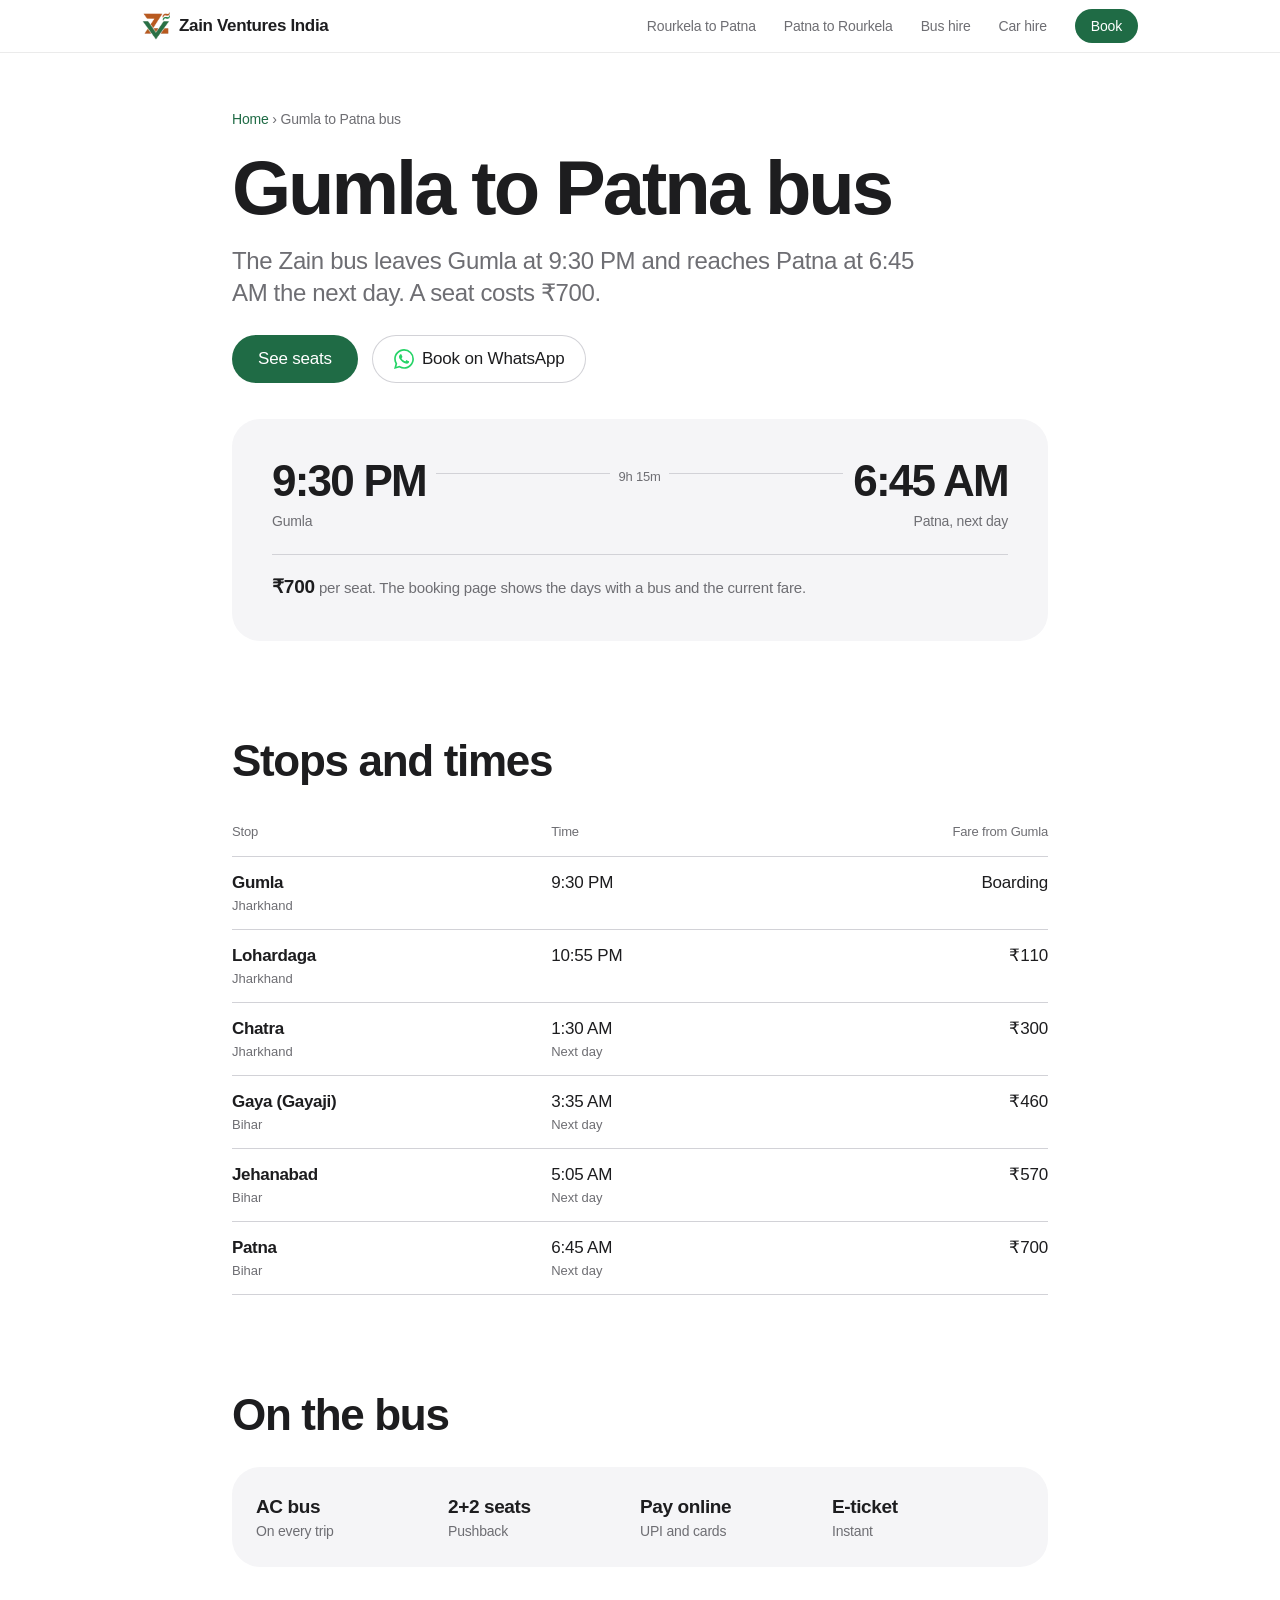
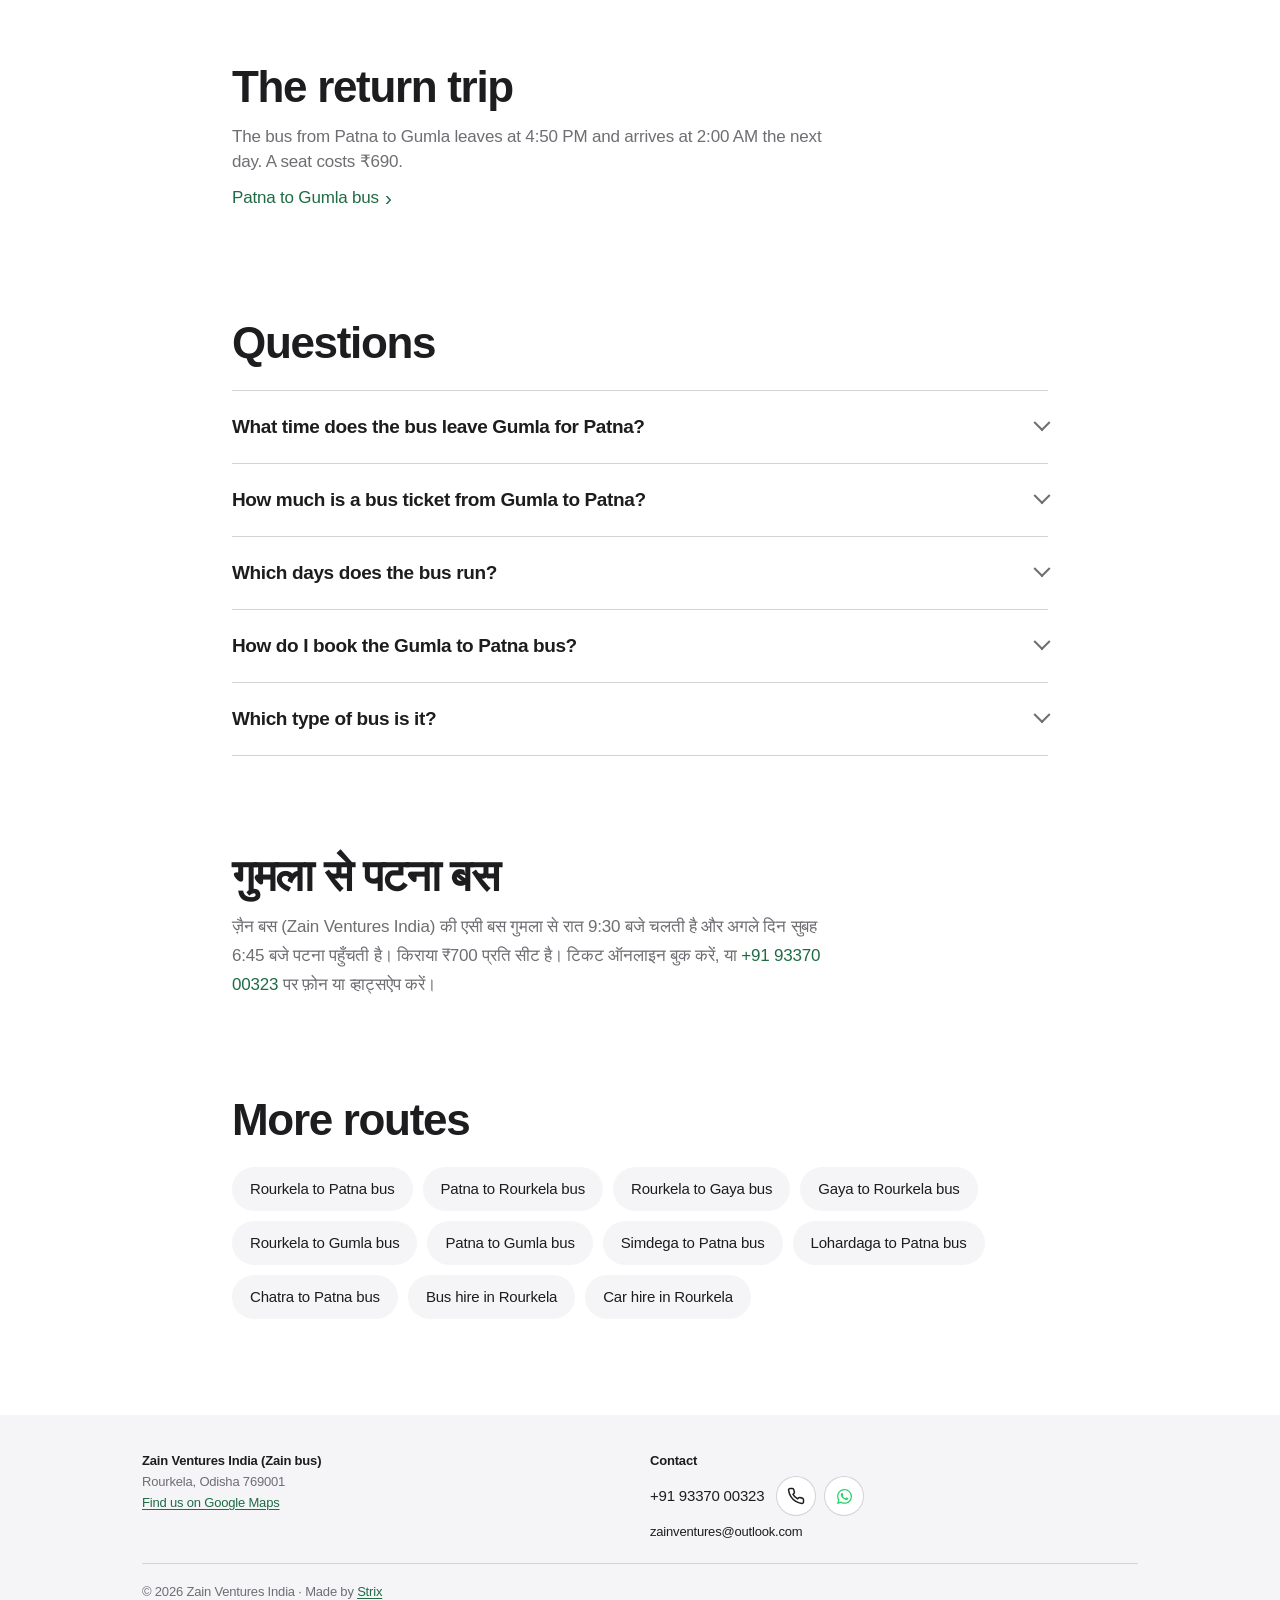
<file: gumla-to-patna-bus/index.html>
<!DOCTYPE html>
<html lang="en-IN">
<head>
<meta charset="UTF-8" />
<meta name="viewport" content="width=device-width,initial-scale=1,viewport-fit=cover" />
<title>Gumla to Patna Bus: Time, Fare and Booking | Zain Bus</title>
<meta name="description" content="Zain bus from Gumla to Patna: leaves 9:30 PM, arrives 6:45 AM the next day. ₹700 per seat. AC bus with 2+2 pushback seats. Book online or on WhatsApp." />
<link rel="canonical" href="https://zainventures.in/gumla-to-patna-bus/" />
<meta name="robots" content="index, follow, max-image-preview:large, max-snippet:-1" />
<meta name="theme-color" content="#ffffff" />
<link rel="icon" type="image/png" href="/logo-96.png" />
<link rel="apple-touch-icon" href="/logo-96.png" />
<link rel="stylesheet" href="/pages.css" />
<meta property="og:title" content="Gumla to Patna Bus: Time, Fare and Booking | Zain Bus" />
<meta property="og:description" content="Zain bus from Gumla to Patna: leaves 9:30 PM, arrives 6:45 AM the next day. ₹700 per seat. AC bus with 2+2 pushback seats. Book online or on WhatsApp." />
<meta property="og:type" content="website" />
<meta property="og:url" content="https://zainventures.in/gumla-to-patna-bus/" />
<meta property="og:image" content="https://zainventures.in/logo.png" />
<meta property="og:locale" content="en_IN" />
<meta property="og:site_name" content="Zain Ventures India" />
<meta name="twitter:card" content="summary" />
<script type="application/ld+json">
{
 "@context": "https://schema.org",
 "@graph": [
  {
   "@type": "BreadcrumbList",
   "itemListElement": [
    {
     "@type": "ListItem",
     "position": 1,
     "name": "Zain Ventures India",
     "item": "https://zainventures.in/"
    },
    {
     "@type": "ListItem",
     "position": 2,
     "name": "Gumla to Patna bus",
     "item": "https://zainventures.in/gumla-to-patna-bus/"
    }
   ]
  },
  {
   "@type": "BusTrip",
   "@id": "https://zainventures.in/gumla-to-patna-bus/#trip",
   "name": "Gumla to Patna AC bus",
   "provider": {
    "@id": "https://zainventures.in/#business"
   },
   "departureBusStop": {
    "@type": "BusStop",
    "name": "Gumla",
    "address": {
     "@type": "PostalAddress",
     "addressLocality": "Gumla",
     "addressRegion": "Jharkhand",
     "addressCountry": "IN"
    }
   },
   "arrivalBusStop": {
    "@type": "BusStop",
    "name": "Patna",
    "address": {
     "@type": "PostalAddress",
     "addressLocality": "Patna",
     "addressRegion": "Bihar",
     "addressCountry": "IN"
    }
   },
   "departureTime": "21:30:00+05:30",
   "arrivalTime": "06:45:00+05:30",
   "description": "AC bus with 2+2 pushback seats from Gumla to Patna. The trip takes 9h 15m.",
   "offers": {
    "@type": "Offer",
    "price": "700",
    "priceCurrency": "INR",
    "url": "https://fleetmanager.pythonanywhere.com/tickets/zain-ventures-india/results/?from=GUMLA&to=PATNA"
   }
  },
  {
   "@type": "FAQPage",
   "mainEntity": [
    {
     "@type": "Question",
     "name": "What time does the bus leave Gumla for Patna?",
     "acceptedAnswer": {
      "@type": "Answer",
      "text": "The Zain bus leaves Gumla at 9:30 PM and reaches Patna at 6:45 AM the next day. The trip takes 9h 15m."
     }
    },
    {
     "@type": "Question",
     "name": "How much is a bus ticket from Gumla to Patna?",
     "acceptedAnswer": {
      "@type": "Answer",
      "text": "A seat costs ₹700. The booking page shows the current fare for each date."
     }
    },
    {
     "@type": "Question",
     "name": "Which days does the bus run?",
     "acceptedAnswer": {
      "@type": "Answer",
      "text": "The booking page shows the days with a bus. Choose your date there, or call +91 93370 00323."
     }
    },
    {
     "@type": "Question",
     "name": "How do I book the Gumla to Patna bus?",
     "acceptedAnswer": {
      "@type": "Answer",
      "text": "Book online on the booking page, or call or WhatsApp +91 93370 00323. Pay by UPI or card. The e-ticket is instant."
     }
    },
    {
     "@type": "Question",
     "name": "Which type of bus is it?",
     "acceptedAnswer": {
      "@type": "Answer",
      "text": "An AC bus with 2+2 pushback seats."
     }
    }
   ]
  }
 ]
}
</script>
</head>
<body>
<svg width="0" height="0" style="position:absolute" aria-hidden="true"><symbol id="call" viewBox="0 0 24 24"><path fill="none" stroke="currentColor" stroke-width="2" stroke-linecap="round" stroke-linejoin="round" d="M22 16.9v3a2 2 0 0 1-2.2 2 19.8 19.8 0 0 1-8.6-3.1 19.5 19.5 0 0 1-6-6A19.8 19.8 0 0 1 2.1 4.2 2 2 0 0 1 4.1 2h3a2 2 0 0 1 2 1.7c.1.9.4 1.8.7 2.7a2 2 0 0 1-.5 2.1L8 9.8a16 16 0 0 0 6 6l1.3-1.3a2 2 0 0 1 2.1-.4c.9.3 1.8.6 2.7.7a2 2 0 0 1 1.7 2z" /></symbol><symbol id="wa" viewBox="0 0 24 24"><path d="M17.472 14.382c-.297-.149-1.758-.867-2.03-.967-.273-.099-.471-.148-.67.15-.197.297-.767.966-.94 1.164-.173.199-.347.223-.644.075-.297-.15-1.255-.463-2.39-1.475-.883-.788-1.48-1.761-1.653-2.059-.173-.297-.018-.458.13-.606.134-.133.298-.347.446-.52.149-.174.198-.298.298-.497.099-.198.05-.371-.025-.52-.075-.149-.669-1.612-.916-2.207-.242-.579-.487-.5-.669-.51-.173-.008-.371-.01-.57-.01-.198 0-.52.074-.792.372-.272.297-1.04 1.016-1.04 2.479 0 1.462 1.065 2.875 1.213 3.074.149.198 2.096 3.2 5.077 4.487.709.306 1.262.489 1.694.625.712.227 1.36.195 1.871.118.571-.085 1.758-.719 2.006-1.413.248-.694.248-1.289.173-1.413-.074-.124-.272-.198-.57-.347m-5.421 7.403h-.004a9.87 9.87 0 01-5.031-1.378l-.361-.214-3.741.982.998-3.648-.235-.374a9.86 9.86 0 01-1.51-5.26c.001-5.45 4.436-9.884 9.888-9.884 2.64 0 5.122 1.03 6.988 2.898a9.825 9.825 0 012.893 6.994c-.003 5.45-4.437 9.884-9.885 9.884m8.413-18.297A11.815 11.815 0 0012.05 0C5.495 0 .16 5.335.157 11.892c0 2.096.547 4.142 1.588 5.945L.057 24l6.305-1.654a11.882 11.882 0 005.683 1.448h.005c6.554 0 11.89-5.335 11.893-11.893a11.821 11.821 0 00-3.48-8.413z" /></symbol></svg>
<header class="nav">
  <div class="wrap">
    <a class="brand" href="/"><img src="/logo.webp" alt="" width="28" height="28" />Zain Ventures India</a>
    <nav class="nav-links" aria-label="Primary"><a href="/rourkela-to-patna-bus/">Rourkela to Patna</a><a href="/patna-to-rourkela-bus/">Patna to Rourkela</a><a href="/bus-hire-rourkela/">Bus hire</a><a href="/car-hire-rourkela/">Car hire</a></nav>
    <a class="pill" href="https://fleetmanager.pythonanywhere.com/tickets/zain-ventures-india/results/?from=GUMLA&amp;to=PATNA" data-seats>Book</a>
  </div>
</header>

<main>
  <div class="wrap">
    <p class="crumbs"><a href="/">Home</a> › Gumla to Patna bus</p>
    <div class="hero">
      <h1>Gumla to Patna bus</h1>
      <p class="lead">The Zain bus leaves Gumla at 9:30 PM and reaches Patna at 6:45 AM the next day. A seat costs ₹700.</p>
      <div class="cta"><a class="pill" href="https://fleetmanager.pythonanywhere.com/tickets/zain-ventures-india/results/?from=GUMLA&amp;to=PATNA" data-seats>See seats</a><a class="wa" href="https://wa.me/16812393370?text=Hi%2C%20I%20want%20to%20book%20a%20ticket%20from%20Gumla%20to%20Patna."><svg class="wa-i" viewBox="0 0 24 24" aria-hidden="true"><use href="#wa" /></svg>Book on WhatsApp</a></div>
    </div>
    <article class="leg">
      <div class="clock">
        <div><b>9:30 PM</b><span>Gumla</span></div>
        <div class="dur"><i>9h 15m</i></div>
        <div class="end"><b>6:45 AM</b><span>Patna, next day</span></div>
      </div>
      <p class="fare"><b>₹700</b> per seat. The booking page shows the days with a bus and the current fare.</p>
    </article>
  </div>

  <section>
    <div class="wrap">
      <h2>Stops and times</h2>
      <table>
        <thead><tr><th>Stop</th><th>Time</th><th>Fare from Gumla</th></tr></thead>
        <tbody>
          <tr><td>Gumla<small>Jharkhand</small></td><td>9:30 PM</td><td>Boarding</td></tr>
          <tr><td>Lohardaga<small>Jharkhand</small></td><td>10:55 PM</td><td>₹110</td></tr>
          <tr><td>Chatra<small>Jharkhand</small></td><td>1:30 AM<small>Next day</small></td><td>₹300</td></tr>
          <tr><td>Gaya (Gayaji)<small>Bihar</small></td><td>3:35 AM<small>Next day</small></td><td>₹460</td></tr>
          <tr><td>Jehanabad<small>Bihar</small></td><td>5:05 AM<small>Next day</small></td><td>₹570</td></tr>
          <tr><td>Patna<small>Bihar</small></td><td>6:45 AM<small>Next day</small></td><td>₹700</td></tr>
        </tbody>
      </table>
    </div>
  </section>

  <section>
    <div class="wrap">
      <h2>On the bus</h2>
      <dl class="facts">
        <div><dt>AC bus</dt><dd>On every trip</dd></div>
        <div><dt>2+2 seats</dt><dd>Pushback</dd></div>
        <div><dt>Pay online</dt><dd>UPI and cards</dd></div>
        <div><dt>E-ticket</dt><dd>Instant</dd></div>
      </dl>
    </div>
  </section>

  <section>
    <div class="wrap">
      <h2>The return trip</h2>
      <p>The bus from Patna to Gumla leaves at 4:50 PM and arrives at 2:00 AM the next day. A seat costs ₹690.</p>
      <a class="more" href="/patna-to-gumla-bus/">Patna to Gumla bus</a>
    </div>
  </section>

  <section class="faq">
    <div class="wrap">
      <h2>Questions</h2>
      <details><summary>What time does the bus leave Gumla for Patna?</summary><p>The Zain bus leaves Gumla at 9:30 PM and reaches Patna at 6:45 AM the next day. The trip takes 9h 15m.</p></details>
      <details><summary>How much is a bus ticket from Gumla to Patna?</summary><p>A seat costs ₹700. The booking page shows the current fare for each date.</p></details>
      <details><summary>Which days does the bus run?</summary><p>The booking page shows the days with a bus. Choose your date there, or call <a href="tel:+919337000323">+91 93370 00323</a>.</p></details>
      <details><summary>How do I book the Gumla to Patna bus?</summary><p>Book online on the booking page, or call or WhatsApp <a href="tel:+919337000323">+91 93370 00323</a>. Pay by UPI or card. The e-ticket is instant.</p></details>
      <details><summary>Which type of bus is it?</summary><p>An AC bus with 2+2 pushback seats.</p></details>
    </div>
  </section>

  <section>
    <div class="wrap">
      <h2 lang="hi">गुमला से पटना बस</h2>
      <p class="hindi" lang="hi">ज़ैन बस (Zain Ventures India) की एसी बस गुमला से रात 9:30 बजे चलती है और अगले दिन सुबह 6:45 बजे पटना पहुँचती है। किराया ₹700 प्रति सीट है। टिकट ऑनलाइन बुक करें, या <a href="tel:+919337000323">+91 93370 00323</a> पर फ़ोन या व्हाट्सऐप करें।</p>
    </div>
  </section>

  <section>
    <div class="wrap">
      <h2>More routes</h2>
      <ul class="links">
        <li><a href="/rourkela-to-patna-bus/">Rourkela to Patna bus</a></li>
        <li><a href="/patna-to-rourkela-bus/">Patna to Rourkela bus</a></li>
        <li><a href="/rourkela-to-gaya-bus/">Rourkela to Gaya bus</a></li>
        <li><a href="/gaya-to-rourkela-bus/">Gaya to Rourkela bus</a></li>
        <li><a href="/rourkela-to-gumla-bus/">Rourkela to Gumla bus</a></li>
        <li><a href="/patna-to-gumla-bus/">Patna to Gumla bus</a></li>
        <li><a href="/simdega-to-patna-bus/">Simdega to Patna bus</a></li>
        <li><a href="/lohardaga-to-patna-bus/">Lohardaga to Patna bus</a></li>
        <li><a href="/chatra-to-patna-bus/">Chatra to Patna bus</a></li>
        <li><a href="/bus-hire-rourkela/">Bus hire in Rourkela</a></li>
        <li><a href="/car-hire-rourkela/">Car hire in Rourkela</a></li>
      </ul>
    </div>
  </section>
</main>

<footer class="foot">
  <div class="wrap">
    <div><strong>Zain Ventures India (Zain bus)</strong>Rourkela, Odisha 769001<br /><a class="map-link" href="https://www.google.com/maps?cid=4369737631760114957" rel="noopener">Find us on Google Maps</a></div>
    <div><strong>Contact</strong><span class="reach"><a href="tel:+919337000323">+91 93370 00323</a><a class="ico" href="tel:+919337000323" aria-label="Call +91 93370 00323"><svg class="call-i" viewBox="0 0 24 24" aria-hidden="true"><use href="#call" /></svg></a><a class="ico" href="https://wa.me/919337000323" aria-label="WhatsApp +91 93370 00323"><svg class="wa-i" viewBox="0 0 24 24" aria-hidden="true"><use href="#wa" /></svg></a></span><a href="mailto:zainventures@outlook.com">zainventures@outlook.com</a></div>
    <div class="legal">© 2026 Zain Ventures India · Made by <a href="https://strix.co.in" rel="noopener">Strix</a></div>
  </div>
</footer>

<nav class="bar" aria-label="Quick actions">
  <a class="pill" href="https://fleetmanager.pythonanywhere.com/tickets/zain-ventures-india/results/?from=GUMLA&amp;to=PATNA" data-seats>Book ticket</a>
  <a class="ghost" href="tel:+919337000323" aria-label="Call"><svg class="call-i" viewBox="0 0 24 24" aria-hidden="true"><use href="#call" /></svg><span>Call</span></a>
  <a class="ghost" href="https://wa.me/16812393370?text=Hi%2C%20I%20want%20to%20book%20a%20ticket%20from%20Gumla%20to%20Patna." aria-label="Book on WhatsApp"><svg class="wa-i" viewBox="0 0 24 24" aria-hidden="true"><use href="#wa" /></svg><span>WhatsApp</span></a>
</nav>
<script>
  document.querySelectorAll("[data-seats]").forEach(function (a) {
    a.href += "&date=" + new Date(Date.now() + 5.5 * 3600000).toISOString().slice(0, 10);
  });
</script>
</body>
</html>
</file>
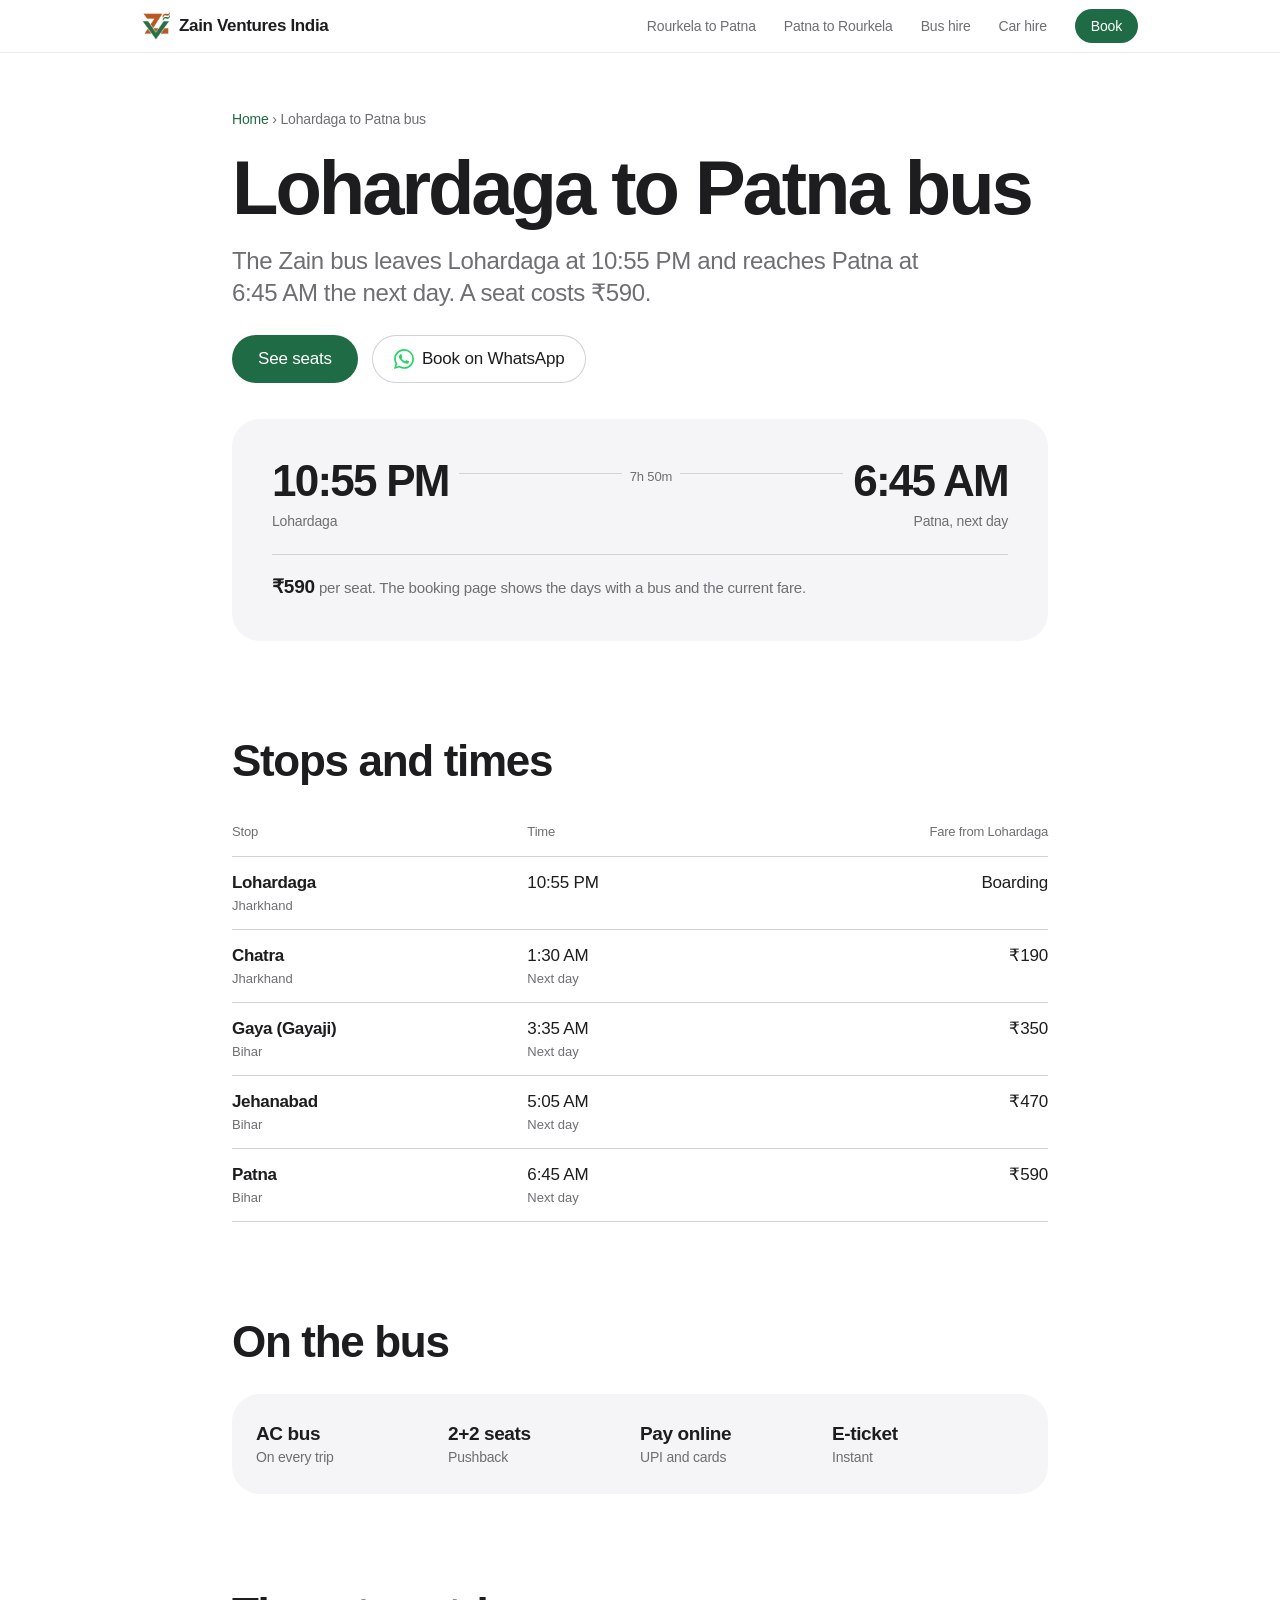
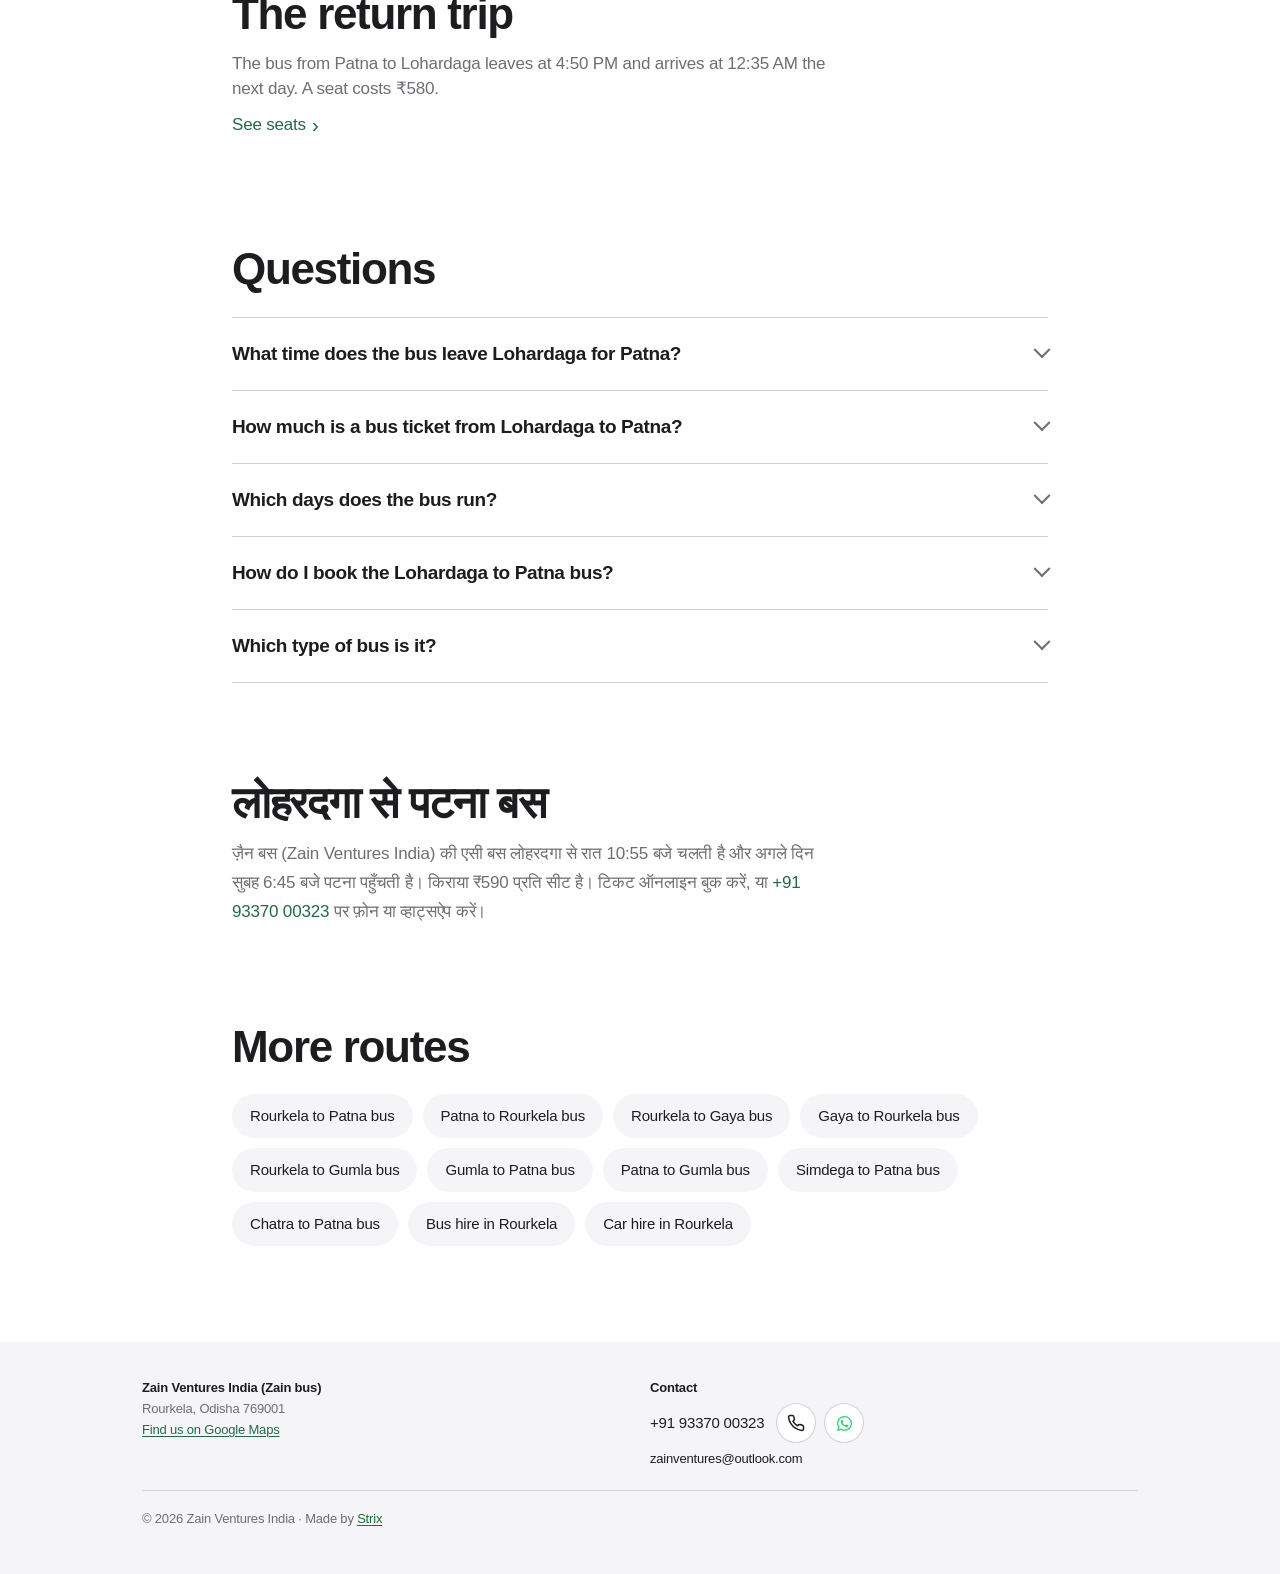
<file: lohardaga-to-patna-bus/index.html>
<!DOCTYPE html>
<html lang="en-IN">
<head>
<meta charset="UTF-8" />
<meta name="viewport" content="width=device-width,initial-scale=1,viewport-fit=cover" />
<title>Lohardaga to Patna Bus: Time, Fare and Booking | Zain Bus</title>
<meta name="description" content="Zain bus from Lohardaga to Patna: leaves 10:55 PM, arrives 6:45 AM the next day. ₹590 per seat. AC bus with 2+2 pushback seats. Book online or on WhatsApp." />
<link rel="canonical" href="https://zainventures.in/lohardaga-to-patna-bus/" />
<meta name="robots" content="index, follow, max-image-preview:large, max-snippet:-1" />
<meta name="theme-color" content="#ffffff" />
<link rel="icon" type="image/png" href="/logo-96.png" />
<link rel="apple-touch-icon" href="/logo-96.png" />
<link rel="stylesheet" href="/pages.css" />
<meta property="og:title" content="Lohardaga to Patna Bus: Time, Fare and Booking | Zain Bus" />
<meta property="og:description" content="Zain bus from Lohardaga to Patna: leaves 10:55 PM, arrives 6:45 AM the next day. ₹590 per seat. AC bus with 2+2 pushback seats. Book online or on WhatsApp." />
<meta property="og:type" content="website" />
<meta property="og:url" content="https://zainventures.in/lohardaga-to-patna-bus/" />
<meta property="og:image" content="https://zainventures.in/logo.png" />
<meta property="og:locale" content="en_IN" />
<meta property="og:site_name" content="Zain Ventures India" />
<meta name="twitter:card" content="summary" />
<script type="application/ld+json">
{
 "@context": "https://schema.org",
 "@graph": [
  {
   "@type": "BreadcrumbList",
   "itemListElement": [
    {
     "@type": "ListItem",
     "position": 1,
     "name": "Zain Ventures India",
     "item": "https://zainventures.in/"
    },
    {
     "@type": "ListItem",
     "position": 2,
     "name": "Lohardaga to Patna bus",
     "item": "https://zainventures.in/lohardaga-to-patna-bus/"
    }
   ]
  },
  {
   "@type": "BusTrip",
   "@id": "https://zainventures.in/lohardaga-to-patna-bus/#trip",
   "name": "Lohardaga to Patna AC bus",
   "provider": {
    "@id": "https://zainventures.in/#business"
   },
   "departureBusStop": {
    "@type": "BusStop",
    "name": "Lohardaga",
    "address": {
     "@type": "PostalAddress",
     "addressLocality": "Lohardaga",
     "addressRegion": "Jharkhand",
     "addressCountry": "IN"
    }
   },
   "arrivalBusStop": {
    "@type": "BusStop",
    "name": "Patna",
    "address": {
     "@type": "PostalAddress",
     "addressLocality": "Patna",
     "addressRegion": "Bihar",
     "addressCountry": "IN"
    }
   },
   "departureTime": "22:55:00+05:30",
   "arrivalTime": "06:45:00+05:30",
   "description": "AC bus with 2+2 pushback seats from Lohardaga to Patna. The trip takes 7h 50m.",
   "offers": {
    "@type": "Offer",
    "price": "590",
    "priceCurrency": "INR",
    "url": "https://fleetmanager.pythonanywhere.com/tickets/zain-ventures-india/results/?from=LOHARDEGA&to=PATNA"
   }
  },
  {
   "@type": "FAQPage",
   "mainEntity": [
    {
     "@type": "Question",
     "name": "What time does the bus leave Lohardaga for Patna?",
     "acceptedAnswer": {
      "@type": "Answer",
      "text": "The Zain bus leaves Lohardaga at 10:55 PM and reaches Patna at 6:45 AM the next day. The trip takes 7h 50m."
     }
    },
    {
     "@type": "Question",
     "name": "How much is a bus ticket from Lohardaga to Patna?",
     "acceptedAnswer": {
      "@type": "Answer",
      "text": "A seat costs ₹590. The booking page shows the current fare for each date."
     }
    },
    {
     "@type": "Question",
     "name": "Which days does the bus run?",
     "acceptedAnswer": {
      "@type": "Answer",
      "text": "The booking page shows the days with a bus. Choose your date there, or call +91 93370 00323."
     }
    },
    {
     "@type": "Question",
     "name": "How do I book the Lohardaga to Patna bus?",
     "acceptedAnswer": {
      "@type": "Answer",
      "text": "Book online on the booking page, or call or WhatsApp +91 93370 00323. Pay by UPI or card. The e-ticket is instant."
     }
    },
    {
     "@type": "Question",
     "name": "Which type of bus is it?",
     "acceptedAnswer": {
      "@type": "Answer",
      "text": "An AC bus with 2+2 pushback seats."
     }
    }
   ]
  }
 ]
}
</script>
</head>
<body>
<svg width="0" height="0" style="position:absolute" aria-hidden="true"><symbol id="call" viewBox="0 0 24 24"><path fill="none" stroke="currentColor" stroke-width="2" stroke-linecap="round" stroke-linejoin="round" d="M22 16.9v3a2 2 0 0 1-2.2 2 19.8 19.8 0 0 1-8.6-3.1 19.5 19.5 0 0 1-6-6A19.8 19.8 0 0 1 2.1 4.2 2 2 0 0 1 4.1 2h3a2 2 0 0 1 2 1.7c.1.9.4 1.8.7 2.7a2 2 0 0 1-.5 2.1L8 9.8a16 16 0 0 0 6 6l1.3-1.3a2 2 0 0 1 2.1-.4c.9.3 1.8.6 2.7.7a2 2 0 0 1 1.7 2z" /></symbol><symbol id="wa" viewBox="0 0 24 24"><path d="M17.472 14.382c-.297-.149-1.758-.867-2.03-.967-.273-.099-.471-.148-.67.15-.197.297-.767.966-.94 1.164-.173.199-.347.223-.644.075-.297-.15-1.255-.463-2.39-1.475-.883-.788-1.48-1.761-1.653-2.059-.173-.297-.018-.458.13-.606.134-.133.298-.347.446-.52.149-.174.198-.298.298-.497.099-.198.05-.371-.025-.52-.075-.149-.669-1.612-.916-2.207-.242-.579-.487-.5-.669-.51-.173-.008-.371-.01-.57-.01-.198 0-.52.074-.792.372-.272.297-1.04 1.016-1.04 2.479 0 1.462 1.065 2.875 1.213 3.074.149.198 2.096 3.2 5.077 4.487.709.306 1.262.489 1.694.625.712.227 1.36.195 1.871.118.571-.085 1.758-.719 2.006-1.413.248-.694.248-1.289.173-1.413-.074-.124-.272-.198-.57-.347m-5.421 7.403h-.004a9.87 9.87 0 01-5.031-1.378l-.361-.214-3.741.982.998-3.648-.235-.374a9.86 9.86 0 01-1.51-5.26c.001-5.45 4.436-9.884 9.888-9.884 2.64 0 5.122 1.03 6.988 2.898a9.825 9.825 0 012.893 6.994c-.003 5.45-4.437 9.884-9.885 9.884m8.413-18.297A11.815 11.815 0 0012.05 0C5.495 0 .16 5.335.157 11.892c0 2.096.547 4.142 1.588 5.945L.057 24l6.305-1.654a11.882 11.882 0 005.683 1.448h.005c6.554 0 11.89-5.335 11.893-11.893a11.821 11.821 0 00-3.48-8.413z" /></symbol></svg>
<header class="nav">
  <div class="wrap">
    <a class="brand" href="/"><img src="/logo.webp" alt="" width="28" height="28" />Zain Ventures India</a>
    <nav class="nav-links" aria-label="Primary"><a href="/rourkela-to-patna-bus/">Rourkela to Patna</a><a href="/patna-to-rourkela-bus/">Patna to Rourkela</a><a href="/bus-hire-rourkela/">Bus hire</a><a href="/car-hire-rourkela/">Car hire</a></nav>
    <a class="pill" href="https://fleetmanager.pythonanywhere.com/tickets/zain-ventures-india/results/?from=LOHARDEGA&amp;to=PATNA" data-seats>Book</a>
  </div>
</header>

<main>
  <div class="wrap">
    <p class="crumbs"><a href="/">Home</a> › Lohardaga to Patna bus</p>
    <div class="hero">
      <h1>Lohardaga to Patna bus</h1>
      <p class="lead">The Zain bus leaves Lohardaga at 10:55 PM and reaches Patna at 6:45 AM the next day. A seat costs ₹590.</p>
      <div class="cta"><a class="pill" href="https://fleetmanager.pythonanywhere.com/tickets/zain-ventures-india/results/?from=LOHARDEGA&amp;to=PATNA" data-seats>See seats</a><a class="wa" href="https://wa.me/16812393370?text=Hi%2C%20I%20want%20to%20book%20a%20ticket%20from%20Lohardaga%20to%20Patna."><svg class="wa-i" viewBox="0 0 24 24" aria-hidden="true"><use href="#wa" /></svg>Book on WhatsApp</a></div>
    </div>
    <article class="leg">
      <div class="clock">
        <div><b>10:55 PM</b><span>Lohardaga</span></div>
        <div class="dur"><i>7h 50m</i></div>
        <div class="end"><b>6:45 AM</b><span>Patna, next day</span></div>
      </div>
      <p class="fare"><b>₹590</b> per seat. The booking page shows the days with a bus and the current fare.</p>
    </article>
  </div>

  <section>
    <div class="wrap">
      <h2>Stops and times</h2>
      <table>
        <thead><tr><th>Stop</th><th>Time</th><th>Fare from Lohardaga</th></tr></thead>
        <tbody>
          <tr><td>Lohardaga<small>Jharkhand</small></td><td>10:55 PM</td><td>Boarding</td></tr>
          <tr><td>Chatra<small>Jharkhand</small></td><td>1:30 AM<small>Next day</small></td><td>₹190</td></tr>
          <tr><td>Gaya (Gayaji)<small>Bihar</small></td><td>3:35 AM<small>Next day</small></td><td>₹350</td></tr>
          <tr><td>Jehanabad<small>Bihar</small></td><td>5:05 AM<small>Next day</small></td><td>₹470</td></tr>
          <tr><td>Patna<small>Bihar</small></td><td>6:45 AM<small>Next day</small></td><td>₹590</td></tr>
        </tbody>
      </table>
    </div>
  </section>

  <section>
    <div class="wrap">
      <h2>On the bus</h2>
      <dl class="facts">
        <div><dt>AC bus</dt><dd>On every trip</dd></div>
        <div><dt>2+2 seats</dt><dd>Pushback</dd></div>
        <div><dt>Pay online</dt><dd>UPI and cards</dd></div>
        <div><dt>E-ticket</dt><dd>Instant</dd></div>
      </dl>
    </div>
  </section>

  <section>
    <div class="wrap">
      <h2>The return trip</h2>
      <p>The bus from Patna to Lohardaga leaves at 4:50 PM and arrives at 12:35 AM the next day. A seat costs ₹580.</p>
      <a class="more" href="https://fleetmanager.pythonanywhere.com/tickets/zain-ventures-india/results/?from=PATNA&amp;to=LOHARDEGA" data-seats>See seats</a>
    </div>
  </section>

  <section class="faq">
    <div class="wrap">
      <h2>Questions</h2>
      <details><summary>What time does the bus leave Lohardaga for Patna?</summary><p>The Zain bus leaves Lohardaga at 10:55 PM and reaches Patna at 6:45 AM the next day. The trip takes 7h 50m.</p></details>
      <details><summary>How much is a bus ticket from Lohardaga to Patna?</summary><p>A seat costs ₹590. The booking page shows the current fare for each date.</p></details>
      <details><summary>Which days does the bus run?</summary><p>The booking page shows the days with a bus. Choose your date there, or call <a href="tel:+919337000323">+91 93370 00323</a>.</p></details>
      <details><summary>How do I book the Lohardaga to Patna bus?</summary><p>Book online on the booking page, or call or WhatsApp <a href="tel:+919337000323">+91 93370 00323</a>. Pay by UPI or card. The e-ticket is instant.</p></details>
      <details><summary>Which type of bus is it?</summary><p>An AC bus with 2+2 pushback seats.</p></details>
    </div>
  </section>

  <section>
    <div class="wrap">
      <h2 lang="hi">लोहरदगा से पटना बस</h2>
      <p class="hindi" lang="hi">ज़ैन बस (Zain Ventures India) की एसी बस लोहरदगा से रात 10:55 बजे चलती है और अगले दिन सुबह 6:45 बजे पटना पहुँचती है। किराया ₹590 प्रति सीट है। टिकट ऑनलाइन बुक करें, या <a href="tel:+919337000323">+91 93370 00323</a> पर फ़ोन या व्हाट्सऐप करें।</p>
    </div>
  </section>

  <section>
    <div class="wrap">
      <h2>More routes</h2>
      <ul class="links">
        <li><a href="/rourkela-to-patna-bus/">Rourkela to Patna bus</a></li>
        <li><a href="/patna-to-rourkela-bus/">Patna to Rourkela bus</a></li>
        <li><a href="/rourkela-to-gaya-bus/">Rourkela to Gaya bus</a></li>
        <li><a href="/gaya-to-rourkela-bus/">Gaya to Rourkela bus</a></li>
        <li><a href="/rourkela-to-gumla-bus/">Rourkela to Gumla bus</a></li>
        <li><a href="/gumla-to-patna-bus/">Gumla to Patna bus</a></li>
        <li><a href="/patna-to-gumla-bus/">Patna to Gumla bus</a></li>
        <li><a href="/simdega-to-patna-bus/">Simdega to Patna bus</a></li>
        <li><a href="/chatra-to-patna-bus/">Chatra to Patna bus</a></li>
        <li><a href="/bus-hire-rourkela/">Bus hire in Rourkela</a></li>
        <li><a href="/car-hire-rourkela/">Car hire in Rourkela</a></li>
      </ul>
    </div>
  </section>
</main>

<footer class="foot">
  <div class="wrap">
    <div><strong>Zain Ventures India (Zain bus)</strong>Rourkela, Odisha 769001<br /><a class="map-link" href="https://www.google.com/maps?cid=4369737631760114957" rel="noopener">Find us on Google Maps</a></div>
    <div><strong>Contact</strong><span class="reach"><a href="tel:+919337000323">+91 93370 00323</a><a class="ico" href="tel:+919337000323" aria-label="Call +91 93370 00323"><svg class="call-i" viewBox="0 0 24 24" aria-hidden="true"><use href="#call" /></svg></a><a class="ico" href="https://wa.me/919337000323" aria-label="WhatsApp +91 93370 00323"><svg class="wa-i" viewBox="0 0 24 24" aria-hidden="true"><use href="#wa" /></svg></a></span><a href="mailto:zainventures@outlook.com">zainventures@outlook.com</a></div>
    <div class="legal">© 2026 Zain Ventures India · Made by <a href="https://strix.co.in" rel="noopener">Strix</a></div>
  </div>
</footer>

<nav class="bar" aria-label="Quick actions">
  <a class="pill" href="https://fleetmanager.pythonanywhere.com/tickets/zain-ventures-india/results/?from=LOHARDEGA&amp;to=PATNA" data-seats>Book ticket</a>
  <a class="ghost" href="tel:+919337000323" aria-label="Call"><svg class="call-i" viewBox="0 0 24 24" aria-hidden="true"><use href="#call" /></svg><span>Call</span></a>
  <a class="ghost" href="https://wa.me/16812393370?text=Hi%2C%20I%20want%20to%20book%20a%20ticket%20from%20Lohardaga%20to%20Patna." aria-label="Book on WhatsApp"><svg class="wa-i" viewBox="0 0 24 24" aria-hidden="true"><use href="#wa" /></svg><span>WhatsApp</span></a>
</nav>
<script>
  document.querySelectorAll("[data-seats]").forEach(function (a) {
    a.href += "&date=" + new Date(Date.now() + 5.5 * 3600000).toISOString().slice(0, 10);
  });
</script>
</body>
</html>
</file>
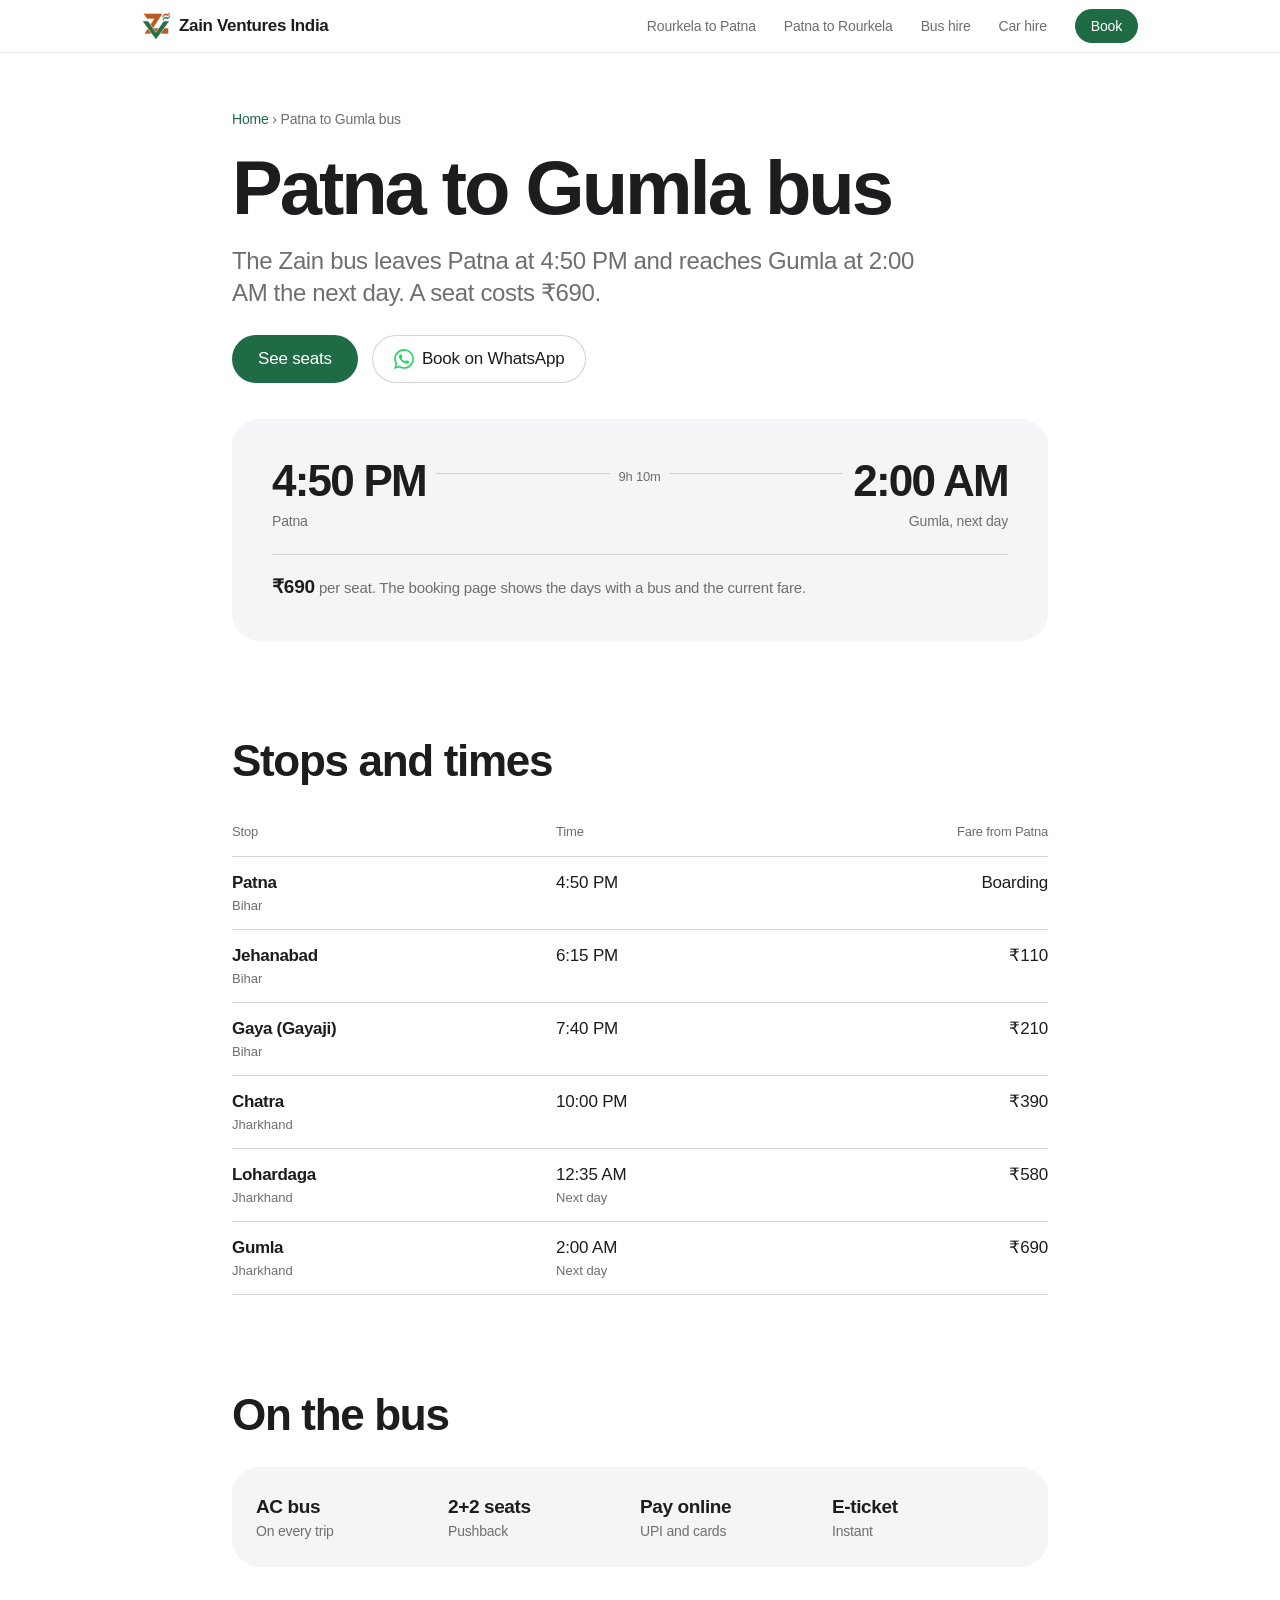
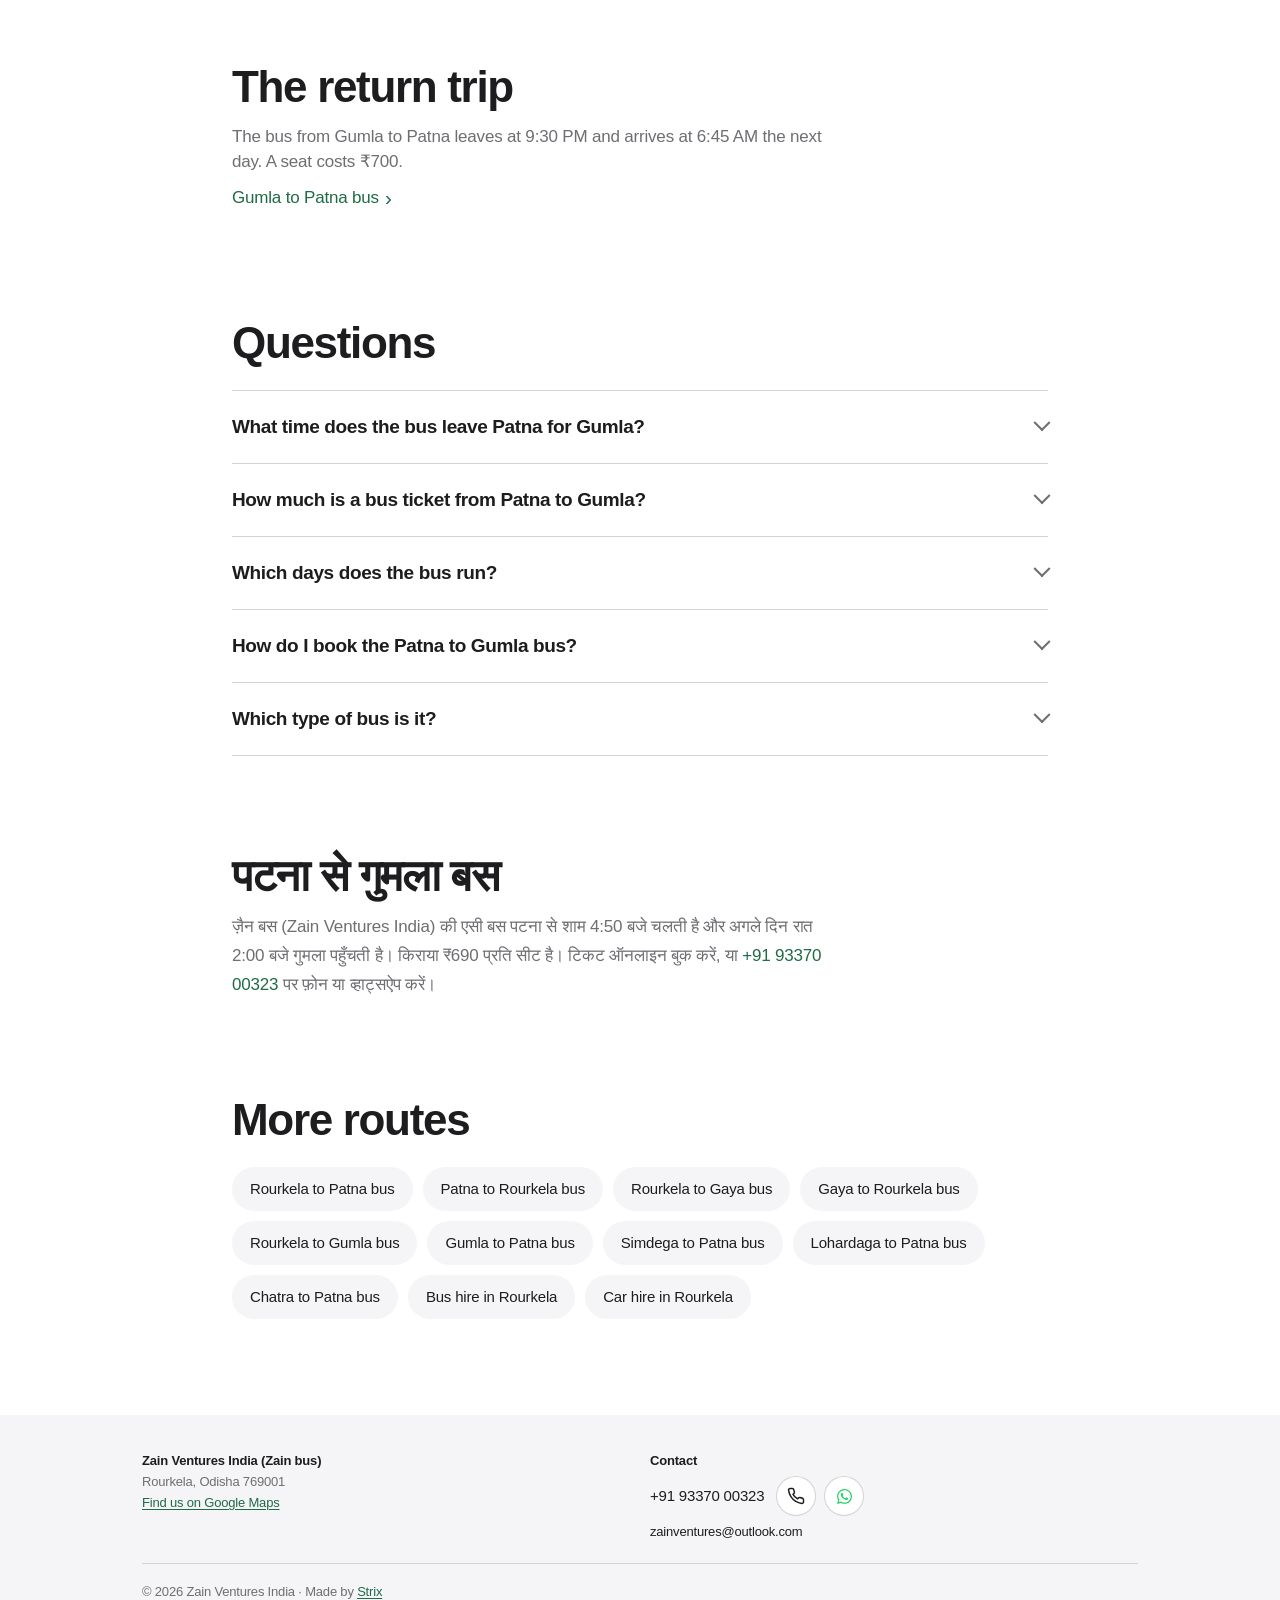
<file: patna-to-gumla-bus/index.html>
<!DOCTYPE html>
<html lang="en-IN">
<head>
<meta charset="UTF-8" />
<meta name="viewport" content="width=device-width,initial-scale=1,viewport-fit=cover" />
<title>Patna to Gumla Bus: Time, Fare and Booking | Zain Bus</title>
<meta name="description" content="Zain bus from Patna to Gumla: leaves 4:50 PM, arrives 2:00 AM the next day. ₹690 per seat. AC bus with 2+2 pushback seats. Book online or on WhatsApp." />
<link rel="canonical" href="https://zainventures.in/patna-to-gumla-bus/" />
<meta name="robots" content="index, follow, max-image-preview:large, max-snippet:-1" />
<meta name="theme-color" content="#ffffff" />
<link rel="icon" type="image/png" href="/logo-96.png" />
<link rel="apple-touch-icon" href="/logo-96.png" />
<link rel="stylesheet" href="/pages.css" />
<meta property="og:title" content="Patna to Gumla Bus: Time, Fare and Booking | Zain Bus" />
<meta property="og:description" content="Zain bus from Patna to Gumla: leaves 4:50 PM, arrives 2:00 AM the next day. ₹690 per seat. AC bus with 2+2 pushback seats. Book online or on WhatsApp." />
<meta property="og:type" content="website" />
<meta property="og:url" content="https://zainventures.in/patna-to-gumla-bus/" />
<meta property="og:image" content="https://zainventures.in/logo.png" />
<meta property="og:locale" content="en_IN" />
<meta property="og:site_name" content="Zain Ventures India" />
<meta name="twitter:card" content="summary" />
<script type="application/ld+json">
{
 "@context": "https://schema.org",
 "@graph": [
  {
   "@type": "BreadcrumbList",
   "itemListElement": [
    {
     "@type": "ListItem",
     "position": 1,
     "name": "Zain Ventures India",
     "item": "https://zainventures.in/"
    },
    {
     "@type": "ListItem",
     "position": 2,
     "name": "Patna to Gumla bus",
     "item": "https://zainventures.in/patna-to-gumla-bus/"
    }
   ]
  },
  {
   "@type": "BusTrip",
   "@id": "https://zainventures.in/patna-to-gumla-bus/#trip",
   "name": "Patna to Gumla AC bus",
   "provider": {
    "@id": "https://zainventures.in/#business"
   },
   "departureBusStop": {
    "@type": "BusStop",
    "name": "Patna",
    "address": {
     "@type": "PostalAddress",
     "addressLocality": "Patna",
     "addressRegion": "Bihar",
     "addressCountry": "IN"
    }
   },
   "arrivalBusStop": {
    "@type": "BusStop",
    "name": "Gumla",
    "address": {
     "@type": "PostalAddress",
     "addressLocality": "Gumla",
     "addressRegion": "Jharkhand",
     "addressCountry": "IN"
    }
   },
   "departureTime": "16:50:00+05:30",
   "arrivalTime": "02:00:00+05:30",
   "description": "AC bus with 2+2 pushback seats from Patna to Gumla. The trip takes 9h 10m.",
   "offers": {
    "@type": "Offer",
    "price": "690",
    "priceCurrency": "INR",
    "url": "https://fleetmanager.pythonanywhere.com/tickets/zain-ventures-india/results/?from=PATNA&to=GUMLA"
   }
  },
  {
   "@type": "FAQPage",
   "mainEntity": [
    {
     "@type": "Question",
     "name": "What time does the bus leave Patna for Gumla?",
     "acceptedAnswer": {
      "@type": "Answer",
      "text": "The Zain bus leaves Patna at 4:50 PM and reaches Gumla at 2:00 AM the next day. The trip takes 9h 10m."
     }
    },
    {
     "@type": "Question",
     "name": "How much is a bus ticket from Patna to Gumla?",
     "acceptedAnswer": {
      "@type": "Answer",
      "text": "A seat costs ₹690. The booking page shows the current fare for each date."
     }
    },
    {
     "@type": "Question",
     "name": "Which days does the bus run?",
     "acceptedAnswer": {
      "@type": "Answer",
      "text": "The booking page shows the days with a bus. Choose your date there, or call +91 93370 00323."
     }
    },
    {
     "@type": "Question",
     "name": "How do I book the Patna to Gumla bus?",
     "acceptedAnswer": {
      "@type": "Answer",
      "text": "Book online on the booking page, or call or WhatsApp +91 93370 00323. Pay by UPI or card. The e-ticket is instant."
     }
    },
    {
     "@type": "Question",
     "name": "Which type of bus is it?",
     "acceptedAnswer": {
      "@type": "Answer",
      "text": "An AC bus with 2+2 pushback seats."
     }
    }
   ]
  }
 ]
}
</script>
</head>
<body>
<svg width="0" height="0" style="position:absolute" aria-hidden="true"><symbol id="call" viewBox="0 0 24 24"><path fill="none" stroke="currentColor" stroke-width="2" stroke-linecap="round" stroke-linejoin="round" d="M22 16.9v3a2 2 0 0 1-2.2 2 19.8 19.8 0 0 1-8.6-3.1 19.5 19.5 0 0 1-6-6A19.8 19.8 0 0 1 2.1 4.2 2 2 0 0 1 4.1 2h3a2 2 0 0 1 2 1.7c.1.9.4 1.8.7 2.7a2 2 0 0 1-.5 2.1L8 9.8a16 16 0 0 0 6 6l1.3-1.3a2 2 0 0 1 2.1-.4c.9.3 1.8.6 2.7.7a2 2 0 0 1 1.7 2z" /></symbol><symbol id="wa" viewBox="0 0 24 24"><path d="M17.472 14.382c-.297-.149-1.758-.867-2.03-.967-.273-.099-.471-.148-.67.15-.197.297-.767.966-.94 1.164-.173.199-.347.223-.644.075-.297-.15-1.255-.463-2.39-1.475-.883-.788-1.48-1.761-1.653-2.059-.173-.297-.018-.458.13-.606.134-.133.298-.347.446-.52.149-.174.198-.298.298-.497.099-.198.05-.371-.025-.52-.075-.149-.669-1.612-.916-2.207-.242-.579-.487-.5-.669-.51-.173-.008-.371-.01-.57-.01-.198 0-.52.074-.792.372-.272.297-1.04 1.016-1.04 2.479 0 1.462 1.065 2.875 1.213 3.074.149.198 2.096 3.2 5.077 4.487.709.306 1.262.489 1.694.625.712.227 1.36.195 1.871.118.571-.085 1.758-.719 2.006-1.413.248-.694.248-1.289.173-1.413-.074-.124-.272-.198-.57-.347m-5.421 7.403h-.004a9.87 9.87 0 01-5.031-1.378l-.361-.214-3.741.982.998-3.648-.235-.374a9.86 9.86 0 01-1.51-5.26c.001-5.45 4.436-9.884 9.888-9.884 2.64 0 5.122 1.03 6.988 2.898a9.825 9.825 0 012.893 6.994c-.003 5.45-4.437 9.884-9.885 9.884m8.413-18.297A11.815 11.815 0 0012.05 0C5.495 0 .16 5.335.157 11.892c0 2.096.547 4.142 1.588 5.945L.057 24l6.305-1.654a11.882 11.882 0 005.683 1.448h.005c6.554 0 11.89-5.335 11.893-11.893a11.821 11.821 0 00-3.48-8.413z" /></symbol></svg>
<header class="nav">
  <div class="wrap">
    <a class="brand" href="/"><img src="/logo.webp" alt="" width="28" height="28" />Zain Ventures India</a>
    <nav class="nav-links" aria-label="Primary"><a href="/rourkela-to-patna-bus/">Rourkela to Patna</a><a href="/patna-to-rourkela-bus/">Patna to Rourkela</a><a href="/bus-hire-rourkela/">Bus hire</a><a href="/car-hire-rourkela/">Car hire</a></nav>
    <a class="pill" href="https://fleetmanager.pythonanywhere.com/tickets/zain-ventures-india/results/?from=PATNA&amp;to=GUMLA" data-seats>Book</a>
  </div>
</header>

<main>
  <div class="wrap">
    <p class="crumbs"><a href="/">Home</a> › Patna to Gumla bus</p>
    <div class="hero">
      <h1>Patna to Gumla bus</h1>
      <p class="lead">The Zain bus leaves Patna at 4:50 PM and reaches Gumla at 2:00 AM the next day. A seat costs ₹690.</p>
      <div class="cta"><a class="pill" href="https://fleetmanager.pythonanywhere.com/tickets/zain-ventures-india/results/?from=PATNA&amp;to=GUMLA" data-seats>See seats</a><a class="wa" href="https://wa.me/16812393370?text=Hi%2C%20I%20want%20to%20book%20a%20ticket%20from%20Patna%20to%20Gumla."><svg class="wa-i" viewBox="0 0 24 24" aria-hidden="true"><use href="#wa" /></svg>Book on WhatsApp</a></div>
    </div>
    <article class="leg">
      <div class="clock">
        <div><b>4:50 PM</b><span>Patna</span></div>
        <div class="dur"><i>9h 10m</i></div>
        <div class="end"><b>2:00 AM</b><span>Gumla, next day</span></div>
      </div>
      <p class="fare"><b>₹690</b> per seat. The booking page shows the days with a bus and the current fare.</p>
    </article>
  </div>

  <section>
    <div class="wrap">
      <h2>Stops and times</h2>
      <table>
        <thead><tr><th>Stop</th><th>Time</th><th>Fare from Patna</th></tr></thead>
        <tbody>
          <tr><td>Patna<small>Bihar</small></td><td>4:50 PM</td><td>Boarding</td></tr>
          <tr><td>Jehanabad<small>Bihar</small></td><td>6:15 PM</td><td>₹110</td></tr>
          <tr><td>Gaya (Gayaji)<small>Bihar</small></td><td>7:40 PM</td><td>₹210</td></tr>
          <tr><td>Chatra<small>Jharkhand</small></td><td>10:00 PM</td><td>₹390</td></tr>
          <tr><td>Lohardaga<small>Jharkhand</small></td><td>12:35 AM<small>Next day</small></td><td>₹580</td></tr>
          <tr><td>Gumla<small>Jharkhand</small></td><td>2:00 AM<small>Next day</small></td><td>₹690</td></tr>
        </tbody>
      </table>
    </div>
  </section>

  <section>
    <div class="wrap">
      <h2>On the bus</h2>
      <dl class="facts">
        <div><dt>AC bus</dt><dd>On every trip</dd></div>
        <div><dt>2+2 seats</dt><dd>Pushback</dd></div>
        <div><dt>Pay online</dt><dd>UPI and cards</dd></div>
        <div><dt>E-ticket</dt><dd>Instant</dd></div>
      </dl>
    </div>
  </section>

  <section>
    <div class="wrap">
      <h2>The return trip</h2>
      <p>The bus from Gumla to Patna leaves at 9:30 PM and arrives at 6:45 AM the next day. A seat costs ₹700.</p>
      <a class="more" href="/gumla-to-patna-bus/">Gumla to Patna bus</a>
    </div>
  </section>

  <section class="faq">
    <div class="wrap">
      <h2>Questions</h2>
      <details><summary>What time does the bus leave Patna for Gumla?</summary><p>The Zain bus leaves Patna at 4:50 PM and reaches Gumla at 2:00 AM the next day. The trip takes 9h 10m.</p></details>
      <details><summary>How much is a bus ticket from Patna to Gumla?</summary><p>A seat costs ₹690. The booking page shows the current fare for each date.</p></details>
      <details><summary>Which days does the bus run?</summary><p>The booking page shows the days with a bus. Choose your date there, or call <a href="tel:+919337000323">+91 93370 00323</a>.</p></details>
      <details><summary>How do I book the Patna to Gumla bus?</summary><p>Book online on the booking page, or call or WhatsApp <a href="tel:+919337000323">+91 93370 00323</a>. Pay by UPI or card. The e-ticket is instant.</p></details>
      <details><summary>Which type of bus is it?</summary><p>An AC bus with 2+2 pushback seats.</p></details>
    </div>
  </section>

  <section>
    <div class="wrap">
      <h2 lang="hi">पटना से गुमला बस</h2>
      <p class="hindi" lang="hi">ज़ैन बस (Zain Ventures India) की एसी बस पटना से शाम 4:50 बजे चलती है और अगले दिन रात 2:00 बजे गुमला पहुँचती है। किराया ₹690 प्रति सीट है। टिकट ऑनलाइन बुक करें, या <a href="tel:+919337000323">+91 93370 00323</a> पर फ़ोन या व्हाट्सऐप करें।</p>
    </div>
  </section>

  <section>
    <div class="wrap">
      <h2>More routes</h2>
      <ul class="links">
        <li><a href="/rourkela-to-patna-bus/">Rourkela to Patna bus</a></li>
        <li><a href="/patna-to-rourkela-bus/">Patna to Rourkela bus</a></li>
        <li><a href="/rourkela-to-gaya-bus/">Rourkela to Gaya bus</a></li>
        <li><a href="/gaya-to-rourkela-bus/">Gaya to Rourkela bus</a></li>
        <li><a href="/rourkela-to-gumla-bus/">Rourkela to Gumla bus</a></li>
        <li><a href="/gumla-to-patna-bus/">Gumla to Patna bus</a></li>
        <li><a href="/simdega-to-patna-bus/">Simdega to Patna bus</a></li>
        <li><a href="/lohardaga-to-patna-bus/">Lohardaga to Patna bus</a></li>
        <li><a href="/chatra-to-patna-bus/">Chatra to Patna bus</a></li>
        <li><a href="/bus-hire-rourkela/">Bus hire in Rourkela</a></li>
        <li><a href="/car-hire-rourkela/">Car hire in Rourkela</a></li>
      </ul>
    </div>
  </section>
</main>

<footer class="foot">
  <div class="wrap">
    <div><strong>Zain Ventures India (Zain bus)</strong>Rourkela, Odisha 769001<br /><a class="map-link" href="https://www.google.com/maps?cid=4369737631760114957" rel="noopener">Find us on Google Maps</a></div>
    <div><strong>Contact</strong><span class="reach"><a href="tel:+919337000323">+91 93370 00323</a><a class="ico" href="tel:+919337000323" aria-label="Call +91 93370 00323"><svg class="call-i" viewBox="0 0 24 24" aria-hidden="true"><use href="#call" /></svg></a><a class="ico" href="https://wa.me/919337000323" aria-label="WhatsApp +91 93370 00323"><svg class="wa-i" viewBox="0 0 24 24" aria-hidden="true"><use href="#wa" /></svg></a></span><a href="mailto:zainventures@outlook.com">zainventures@outlook.com</a></div>
    <div class="legal">© 2026 Zain Ventures India · Made by <a href="https://strix.co.in" rel="noopener">Strix</a></div>
  </div>
</footer>

<nav class="bar" aria-label="Quick actions">
  <a class="pill" href="https://fleetmanager.pythonanywhere.com/tickets/zain-ventures-india/results/?from=PATNA&amp;to=GUMLA" data-seats>Book ticket</a>
  <a class="ghost" href="tel:+919337000323" aria-label="Call"><svg class="call-i" viewBox="0 0 24 24" aria-hidden="true"><use href="#call" /></svg><span>Call</span></a>
  <a class="ghost" href="https://wa.me/16812393370?text=Hi%2C%20I%20want%20to%20book%20a%20ticket%20from%20Patna%20to%20Gumla." aria-label="Book on WhatsApp"><svg class="wa-i" viewBox="0 0 24 24" aria-hidden="true"><use href="#wa" /></svg><span>WhatsApp</span></a>
</nav>
<script>
  document.querySelectorAll("[data-seats]").forEach(function (a) {
    a.href += "&date=" + new Date(Date.now() + 5.5 * 3600000).toISOString().slice(0, 10);
  });
</script>
</body>
</html>
</file>
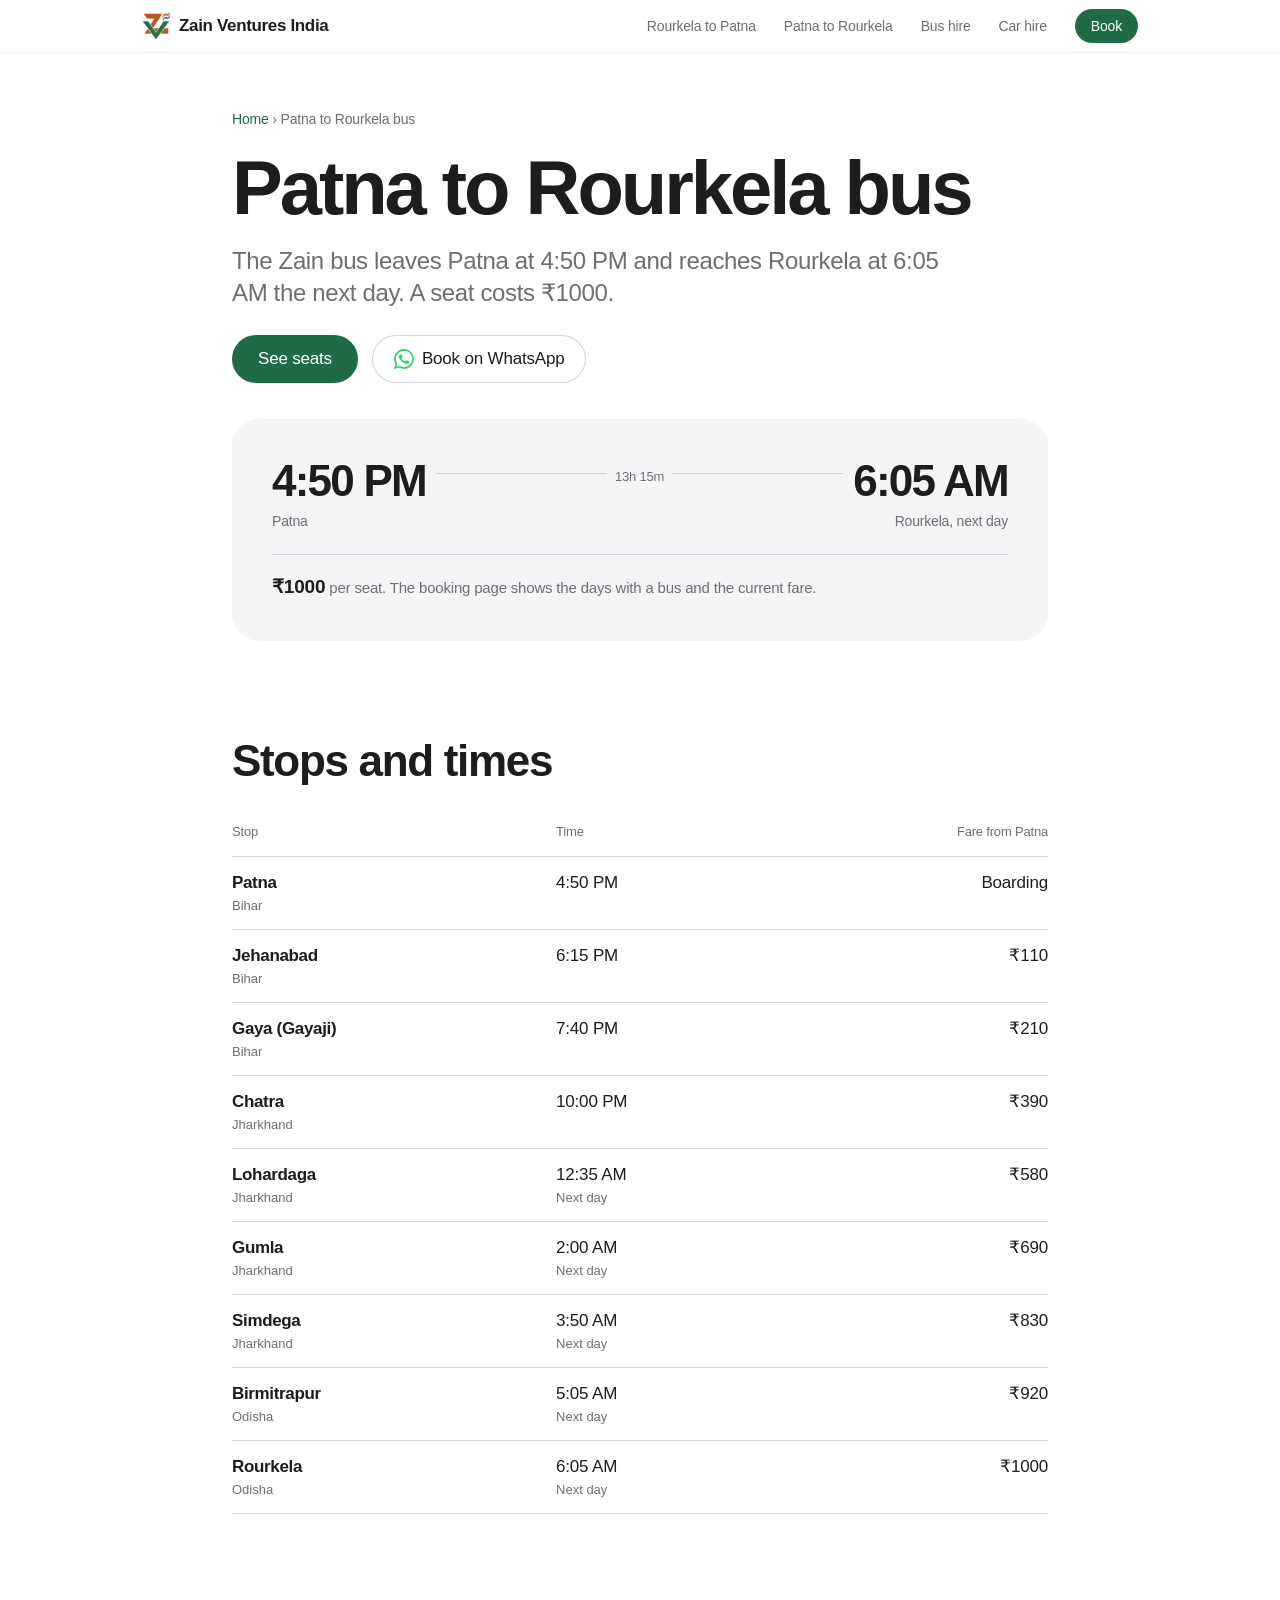
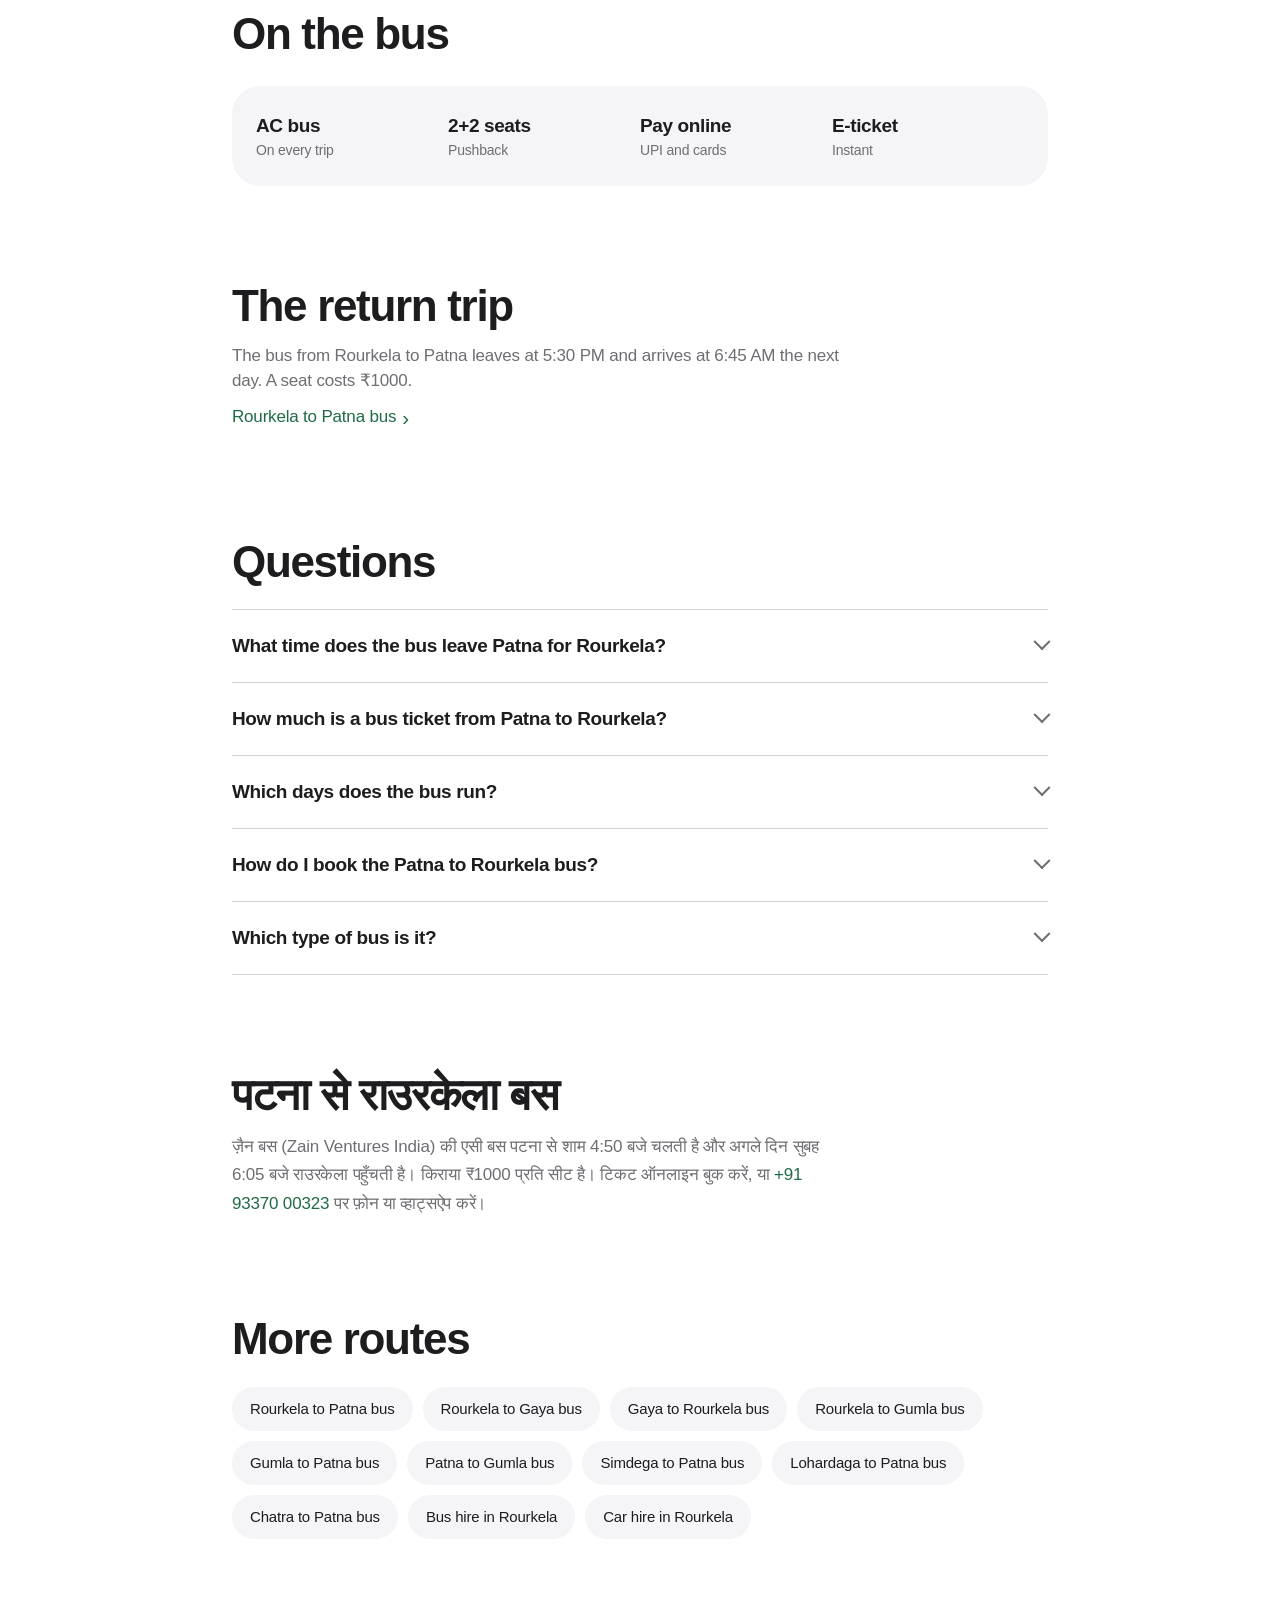
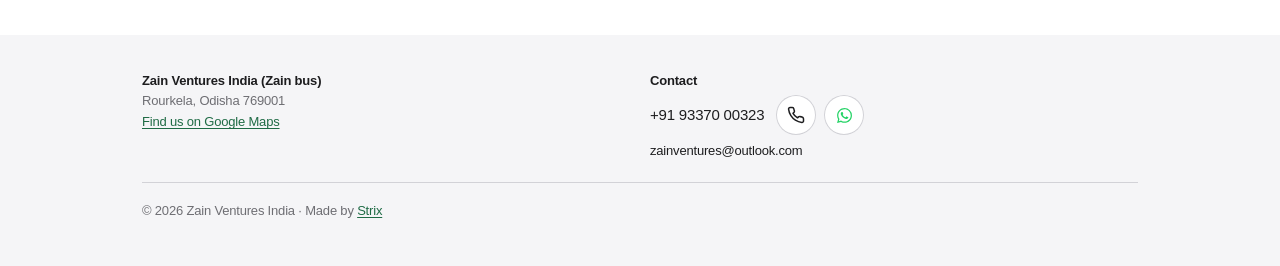
<file: patna-to-rourkela-bus/index.html>
<!DOCTYPE html>
<html lang="en-IN">
<head>
<meta charset="UTF-8" />
<meta name="viewport" content="width=device-width,initial-scale=1,viewport-fit=cover" />
<title>Patna to Rourkela Bus: Time, Fare and Booking | Zain Bus</title>
<meta name="description" content="Zain bus from Patna to Rourkela: leaves 4:50 PM, arrives 6:05 AM the next day. ₹1000 per seat. AC bus with 2+2 pushback seats. Book online or on WhatsApp." />
<link rel="canonical" href="https://zainventures.in/patna-to-rourkela-bus/" />
<meta name="robots" content="index, follow, max-image-preview:large, max-snippet:-1" />
<meta name="theme-color" content="#ffffff" />
<link rel="icon" type="image/png" href="/logo-96.png" />
<link rel="apple-touch-icon" href="/logo-96.png" />
<link rel="stylesheet" href="/pages.css" />
<meta property="og:title" content="Patna to Rourkela Bus: Time, Fare and Booking | Zain Bus" />
<meta property="og:description" content="Zain bus from Patna to Rourkela: leaves 4:50 PM, arrives 6:05 AM the next day. ₹1000 per seat. AC bus with 2+2 pushback seats. Book online or on WhatsApp." />
<meta property="og:type" content="website" />
<meta property="og:url" content="https://zainventures.in/patna-to-rourkela-bus/" />
<meta property="og:image" content="https://zainventures.in/logo.png" />
<meta property="og:locale" content="en_IN" />
<meta property="og:site_name" content="Zain Ventures India" />
<meta name="twitter:card" content="summary" />
<script type="application/ld+json">
{
 "@context": "https://schema.org",
 "@graph": [
  {
   "@type": "BreadcrumbList",
   "itemListElement": [
    {
     "@type": "ListItem",
     "position": 1,
     "name": "Zain Ventures India",
     "item": "https://zainventures.in/"
    },
    {
     "@type": "ListItem",
     "position": 2,
     "name": "Patna to Rourkela bus",
     "item": "https://zainventures.in/patna-to-rourkela-bus/"
    }
   ]
  },
  {
   "@type": "BusTrip",
   "@id": "https://zainventures.in/patna-to-rourkela-bus/#trip",
   "name": "Patna to Rourkela AC bus",
   "provider": {
    "@id": "https://zainventures.in/#business"
   },
   "departureBusStop": {
    "@type": "BusStop",
    "name": "Patna",
    "address": {
     "@type": "PostalAddress",
     "addressLocality": "Patna",
     "addressRegion": "Bihar",
     "addressCountry": "IN"
    }
   },
   "arrivalBusStop": {
    "@type": "BusStop",
    "name": "Rourkela",
    "address": {
     "@type": "PostalAddress",
     "addressLocality": "Rourkela",
     "addressRegion": "Odisha",
     "addressCountry": "IN"
    }
   },
   "departureTime": "16:50:00+05:30",
   "arrivalTime": "06:05:00+05:30",
   "description": "AC bus with 2+2 pushback seats from Patna to Rourkela. The trip takes 13h 15m.",
   "offers": {
    "@type": "Offer",
    "price": "1000",
    "priceCurrency": "INR",
    "url": "https://fleetmanager.pythonanywhere.com/tickets/zain-ventures-india/results/?from=PATNA&to=ROURKELA"
   }
  },
  {
   "@type": "FAQPage",
   "mainEntity": [
    {
     "@type": "Question",
     "name": "What time does the bus leave Patna for Rourkela?",
     "acceptedAnswer": {
      "@type": "Answer",
      "text": "The Zain bus leaves Patna at 4:50 PM and reaches Rourkela at 6:05 AM the next day. The trip takes 13h 15m."
     }
    },
    {
     "@type": "Question",
     "name": "How much is a bus ticket from Patna to Rourkela?",
     "acceptedAnswer": {
      "@type": "Answer",
      "text": "A seat costs ₹1000. The booking page shows the current fare for each date."
     }
    },
    {
     "@type": "Question",
     "name": "Which days does the bus run?",
     "acceptedAnswer": {
      "@type": "Answer",
      "text": "The booking page shows the days with a bus. Choose your date there, or call +91 93370 00323."
     }
    },
    {
     "@type": "Question",
     "name": "How do I book the Patna to Rourkela bus?",
     "acceptedAnswer": {
      "@type": "Answer",
      "text": "Book online on the booking page, or call or WhatsApp +91 93370 00323. Pay by UPI or card. The e-ticket is instant."
     }
    },
    {
     "@type": "Question",
     "name": "Which type of bus is it?",
     "acceptedAnswer": {
      "@type": "Answer",
      "text": "An AC bus with 2+2 pushback seats."
     }
    }
   ]
  }
 ]
}
</script>
</head>
<body>
<svg width="0" height="0" style="position:absolute" aria-hidden="true"><symbol id="call" viewBox="0 0 24 24"><path fill="none" stroke="currentColor" stroke-width="2" stroke-linecap="round" stroke-linejoin="round" d="M22 16.9v3a2 2 0 0 1-2.2 2 19.8 19.8 0 0 1-8.6-3.1 19.5 19.5 0 0 1-6-6A19.8 19.8 0 0 1 2.1 4.2 2 2 0 0 1 4.1 2h3a2 2 0 0 1 2 1.7c.1.9.4 1.8.7 2.7a2 2 0 0 1-.5 2.1L8 9.8a16 16 0 0 0 6 6l1.3-1.3a2 2 0 0 1 2.1-.4c.9.3 1.8.6 2.7.7a2 2 0 0 1 1.7 2z" /></symbol><symbol id="wa" viewBox="0 0 24 24"><path d="M17.472 14.382c-.297-.149-1.758-.867-2.03-.967-.273-.099-.471-.148-.67.15-.197.297-.767.966-.94 1.164-.173.199-.347.223-.644.075-.297-.15-1.255-.463-2.39-1.475-.883-.788-1.48-1.761-1.653-2.059-.173-.297-.018-.458.13-.606.134-.133.298-.347.446-.52.149-.174.198-.298.298-.497.099-.198.05-.371-.025-.52-.075-.149-.669-1.612-.916-2.207-.242-.579-.487-.5-.669-.51-.173-.008-.371-.01-.57-.01-.198 0-.52.074-.792.372-.272.297-1.04 1.016-1.04 2.479 0 1.462 1.065 2.875 1.213 3.074.149.198 2.096 3.2 5.077 4.487.709.306 1.262.489 1.694.625.712.227 1.36.195 1.871.118.571-.085 1.758-.719 2.006-1.413.248-.694.248-1.289.173-1.413-.074-.124-.272-.198-.57-.347m-5.421 7.403h-.004a9.87 9.87 0 01-5.031-1.378l-.361-.214-3.741.982.998-3.648-.235-.374a9.86 9.86 0 01-1.51-5.26c.001-5.45 4.436-9.884 9.888-9.884 2.64 0 5.122 1.03 6.988 2.898a9.825 9.825 0 012.893 6.994c-.003 5.45-4.437 9.884-9.885 9.884m8.413-18.297A11.815 11.815 0 0012.05 0C5.495 0 .16 5.335.157 11.892c0 2.096.547 4.142 1.588 5.945L.057 24l6.305-1.654a11.882 11.882 0 005.683 1.448h.005c6.554 0 11.89-5.335 11.893-11.893a11.821 11.821 0 00-3.48-8.413z" /></symbol></svg>
<header class="nav">
  <div class="wrap">
    <a class="brand" href="/"><img src="/logo.webp" alt="" width="28" height="28" />Zain Ventures India</a>
    <nav class="nav-links" aria-label="Primary"><a href="/rourkela-to-patna-bus/">Rourkela to Patna</a><a href="/patna-to-rourkela-bus/">Patna to Rourkela</a><a href="/bus-hire-rourkela/">Bus hire</a><a href="/car-hire-rourkela/">Car hire</a></nav>
    <a class="pill" href="https://fleetmanager.pythonanywhere.com/tickets/zain-ventures-india/results/?from=PATNA&amp;to=ROURKELA" data-seats>Book</a>
  </div>
</header>

<main>
  <div class="wrap">
    <p class="crumbs"><a href="/">Home</a> › Patna to Rourkela bus</p>
    <div class="hero">
      <h1>Patna to Rourkela bus</h1>
      <p class="lead">The Zain bus leaves Patna at 4:50 PM and reaches Rourkela at 6:05 AM the next day. A seat costs ₹1000.</p>
      <div class="cta"><a class="pill" href="https://fleetmanager.pythonanywhere.com/tickets/zain-ventures-india/results/?from=PATNA&amp;to=ROURKELA" data-seats>See seats</a><a class="wa" href="https://wa.me/16812393370?text=Hi%2C%20I%20want%20to%20book%20a%20ticket%20from%20Patna%20to%20Rourkela."><svg class="wa-i" viewBox="0 0 24 24" aria-hidden="true"><use href="#wa" /></svg>Book on WhatsApp</a></div>
    </div>
    <article class="leg">
      <div class="clock">
        <div><b>4:50 PM</b><span>Patna</span></div>
        <div class="dur"><i>13h 15m</i></div>
        <div class="end"><b>6:05 AM</b><span>Rourkela, next day</span></div>
      </div>
      <p class="fare"><b>₹1000</b> per seat. The booking page shows the days with a bus and the current fare.</p>
    </article>
  </div>

  <section>
    <div class="wrap">
      <h2>Stops and times</h2>
      <table>
        <thead><tr><th>Stop</th><th>Time</th><th>Fare from Patna</th></tr></thead>
        <tbody>
          <tr><td>Patna<small>Bihar</small></td><td>4:50 PM</td><td>Boarding</td></tr>
          <tr><td>Jehanabad<small>Bihar</small></td><td>6:15 PM</td><td>₹110</td></tr>
          <tr><td>Gaya (Gayaji)<small>Bihar</small></td><td>7:40 PM</td><td>₹210</td></tr>
          <tr><td>Chatra<small>Jharkhand</small></td><td>10:00 PM</td><td>₹390</td></tr>
          <tr><td>Lohardaga<small>Jharkhand</small></td><td>12:35 AM<small>Next day</small></td><td>₹580</td></tr>
          <tr><td>Gumla<small>Jharkhand</small></td><td>2:00 AM<small>Next day</small></td><td>₹690</td></tr>
          <tr><td>Simdega<small>Jharkhand</small></td><td>3:50 AM<small>Next day</small></td><td>₹830</td></tr>
          <tr><td>Birmitrapur<small>Odisha</small></td><td>5:05 AM<small>Next day</small></td><td>₹920</td></tr>
          <tr><td>Rourkela<small>Odisha</small></td><td>6:05 AM<small>Next day</small></td><td>₹1000</td></tr>
        </tbody>
      </table>
    </div>
  </section>

  <section>
    <div class="wrap">
      <h2>On the bus</h2>
      <dl class="facts">
        <div><dt>AC bus</dt><dd>On every trip</dd></div>
        <div><dt>2+2 seats</dt><dd>Pushback</dd></div>
        <div><dt>Pay online</dt><dd>UPI and cards</dd></div>
        <div><dt>E-ticket</dt><dd>Instant</dd></div>
      </dl>
    </div>
  </section>

  <section>
    <div class="wrap">
      <h2>The return trip</h2>
      <p>The bus from Rourkela to Patna leaves at 5:30 PM and arrives at 6:45 AM the next day. A seat costs ₹1000.</p>
      <a class="more" href="/rourkela-to-patna-bus/">Rourkela to Patna bus</a>
    </div>
  </section>

  <section class="faq">
    <div class="wrap">
      <h2>Questions</h2>
      <details><summary>What time does the bus leave Patna for Rourkela?</summary><p>The Zain bus leaves Patna at 4:50 PM and reaches Rourkela at 6:05 AM the next day. The trip takes 13h 15m.</p></details>
      <details><summary>How much is a bus ticket from Patna to Rourkela?</summary><p>A seat costs ₹1000. The booking page shows the current fare for each date.</p></details>
      <details><summary>Which days does the bus run?</summary><p>The booking page shows the days with a bus. Choose your date there, or call <a href="tel:+919337000323">+91 93370 00323</a>.</p></details>
      <details><summary>How do I book the Patna to Rourkela bus?</summary><p>Book online on the booking page, or call or WhatsApp <a href="tel:+919337000323">+91 93370 00323</a>. Pay by UPI or card. The e-ticket is instant.</p></details>
      <details><summary>Which type of bus is it?</summary><p>An AC bus with 2+2 pushback seats.</p></details>
    </div>
  </section>

  <section>
    <div class="wrap">
      <h2 lang="hi">पटना से राउरकेला बस</h2>
      <p class="hindi" lang="hi">ज़ैन बस (Zain Ventures India) की एसी बस पटना से शाम 4:50 बजे चलती है और अगले दिन सुबह 6:05 बजे राउरकेला पहुँचती है। किराया ₹1000 प्रति सीट है। टिकट ऑनलाइन बुक करें, या <a href="tel:+919337000323">+91 93370 00323</a> पर फ़ोन या व्हाट्सऐप करें।</p>
    </div>
  </section>

  <section>
    <div class="wrap">
      <h2>More routes</h2>
      <ul class="links">
        <li><a href="/rourkela-to-patna-bus/">Rourkela to Patna bus</a></li>
        <li><a href="/rourkela-to-gaya-bus/">Rourkela to Gaya bus</a></li>
        <li><a href="/gaya-to-rourkela-bus/">Gaya to Rourkela bus</a></li>
        <li><a href="/rourkela-to-gumla-bus/">Rourkela to Gumla bus</a></li>
        <li><a href="/gumla-to-patna-bus/">Gumla to Patna bus</a></li>
        <li><a href="/patna-to-gumla-bus/">Patna to Gumla bus</a></li>
        <li><a href="/simdega-to-patna-bus/">Simdega to Patna bus</a></li>
        <li><a href="/lohardaga-to-patna-bus/">Lohardaga to Patna bus</a></li>
        <li><a href="/chatra-to-patna-bus/">Chatra to Patna bus</a></li>
        <li><a href="/bus-hire-rourkela/">Bus hire in Rourkela</a></li>
        <li><a href="/car-hire-rourkela/">Car hire in Rourkela</a></li>
      </ul>
    </div>
  </section>
</main>

<footer class="foot">
  <div class="wrap">
    <div><strong>Zain Ventures India (Zain bus)</strong>Rourkela, Odisha 769001<br /><a class="map-link" href="https://www.google.com/maps?cid=4369737631760114957" rel="noopener">Find us on Google Maps</a></div>
    <div><strong>Contact</strong><span class="reach"><a href="tel:+919337000323">+91 93370 00323</a><a class="ico" href="tel:+919337000323" aria-label="Call +91 93370 00323"><svg class="call-i" viewBox="0 0 24 24" aria-hidden="true"><use href="#call" /></svg></a><a class="ico" href="https://wa.me/919337000323" aria-label="WhatsApp +91 93370 00323"><svg class="wa-i" viewBox="0 0 24 24" aria-hidden="true"><use href="#wa" /></svg></a></span><a href="mailto:zainventures@outlook.com">zainventures@outlook.com</a></div>
    <div class="legal">© 2026 Zain Ventures India · Made by <a href="https://strix.co.in" rel="noopener">Strix</a></div>
  </div>
</footer>

<nav class="bar" aria-label="Quick actions">
  <a class="pill" href="https://fleetmanager.pythonanywhere.com/tickets/zain-ventures-india/results/?from=PATNA&amp;to=ROURKELA" data-seats>Book ticket</a>
  <a class="ghost" href="tel:+919337000323" aria-label="Call"><svg class="call-i" viewBox="0 0 24 24" aria-hidden="true"><use href="#call" /></svg><span>Call</span></a>
  <a class="ghost" href="https://wa.me/16812393370?text=Hi%2C%20I%20want%20to%20book%20a%20ticket%20from%20Patna%20to%20Rourkela." aria-label="Book on WhatsApp"><svg class="wa-i" viewBox="0 0 24 24" aria-hidden="true"><use href="#wa" /></svg><span>WhatsApp</span></a>
</nav>
<script>
  document.querySelectorAll("[data-seats]").forEach(function (a) {
    a.href += "&date=" + new Date(Date.now() + 5.5 * 3600000).toISOString().slice(0, 10);
  });
</script>
</body>
</html>
</file>
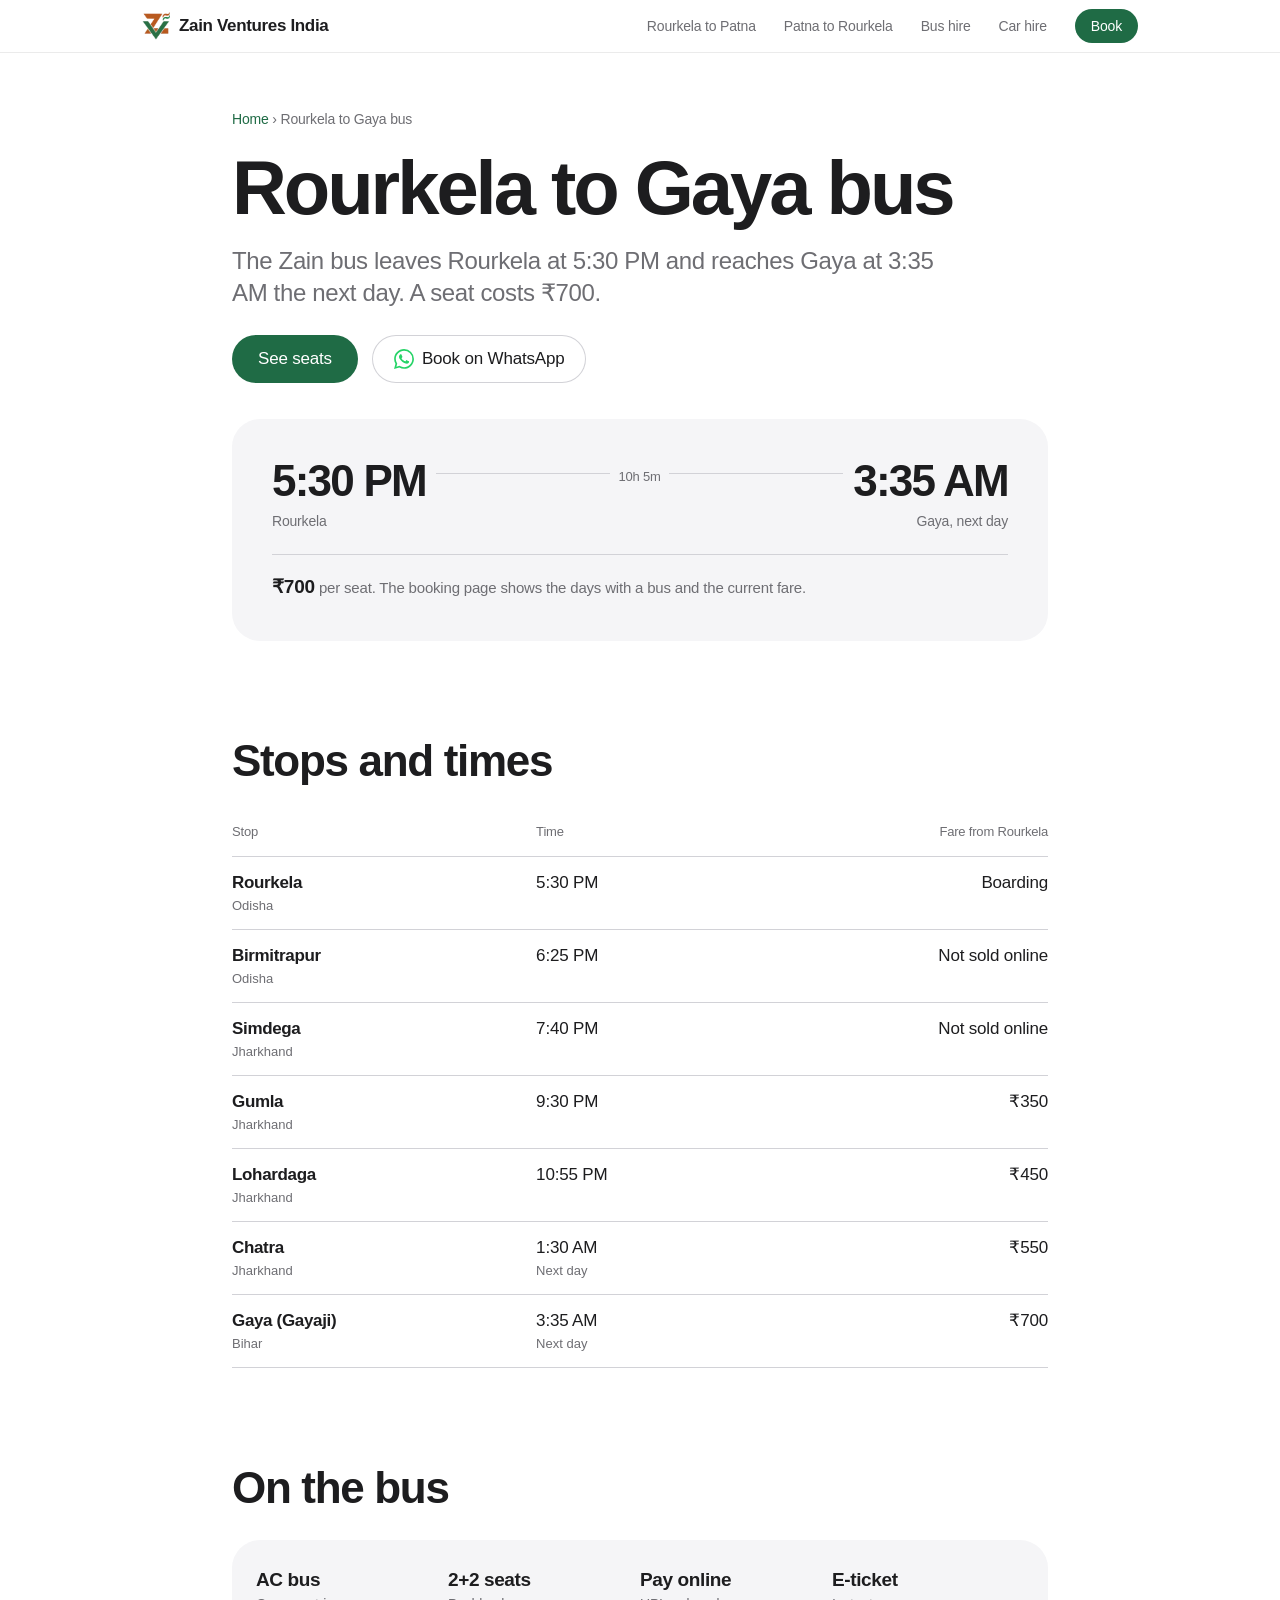
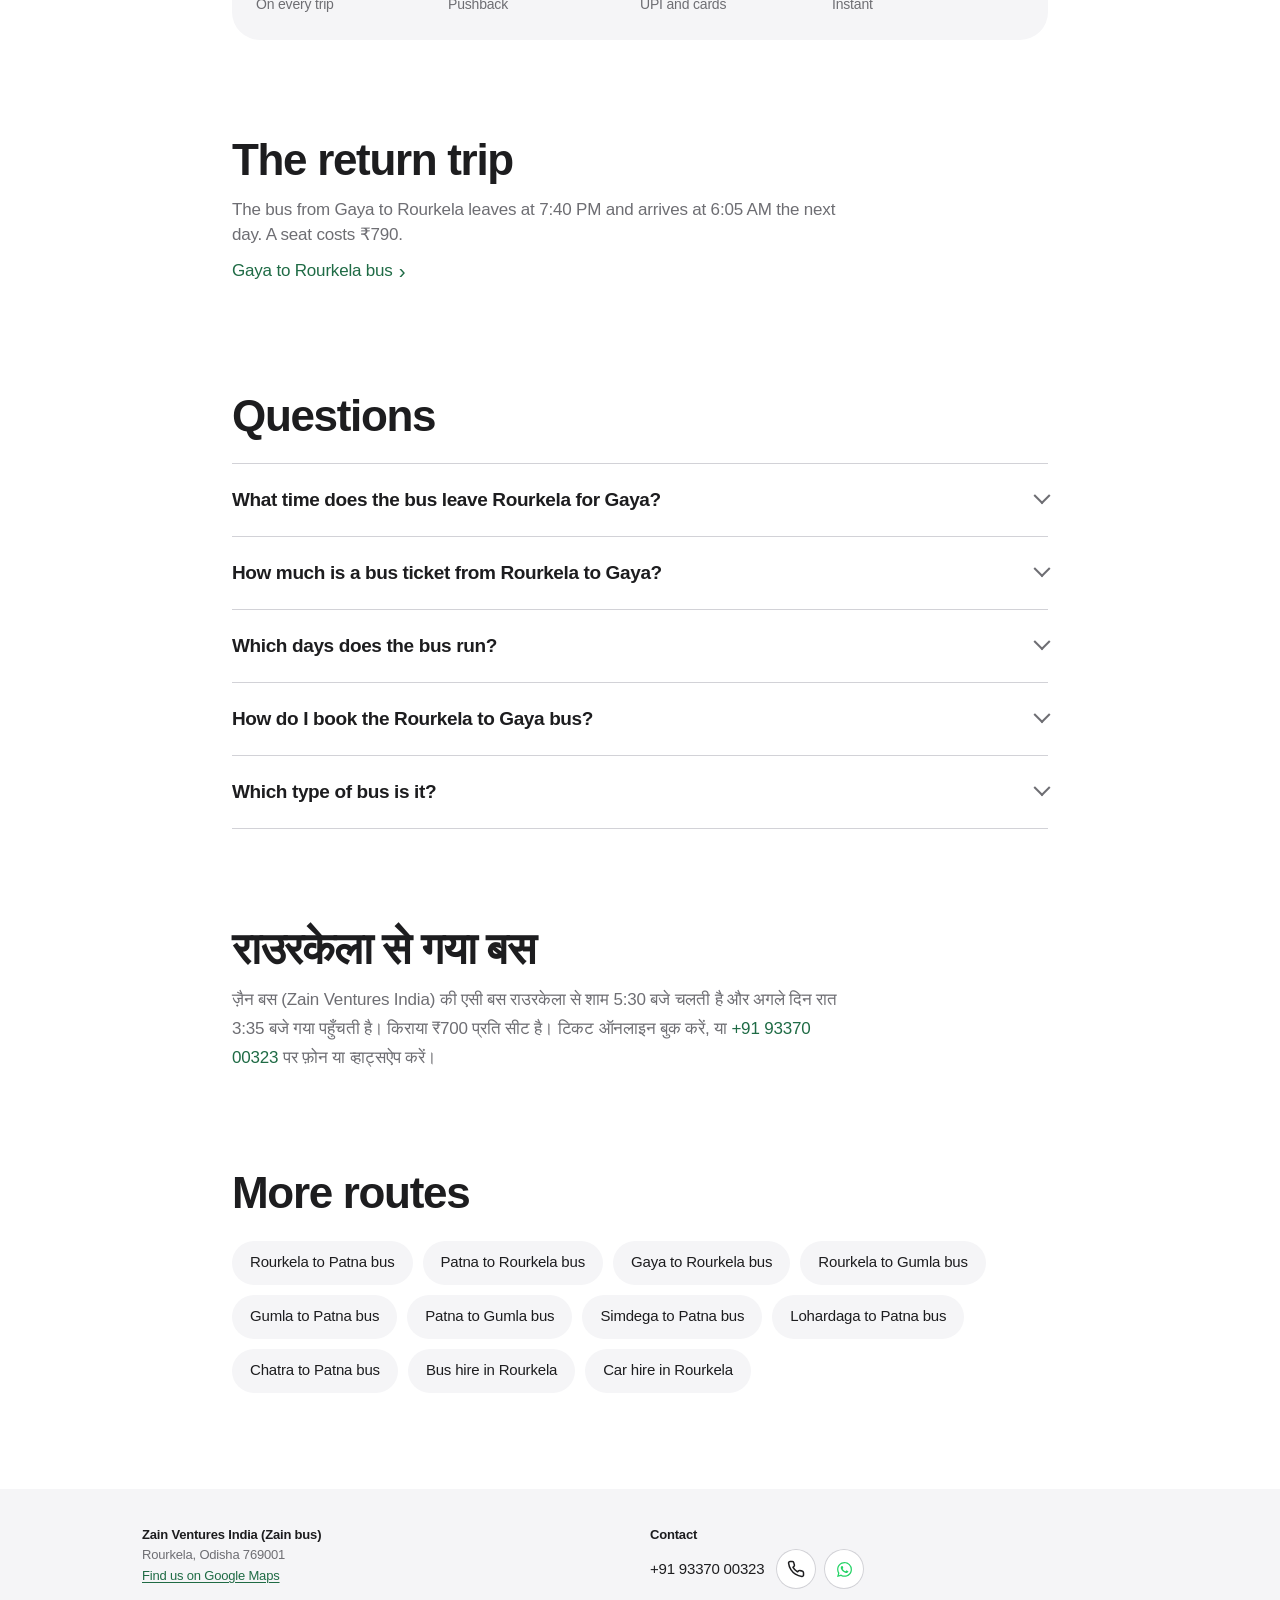
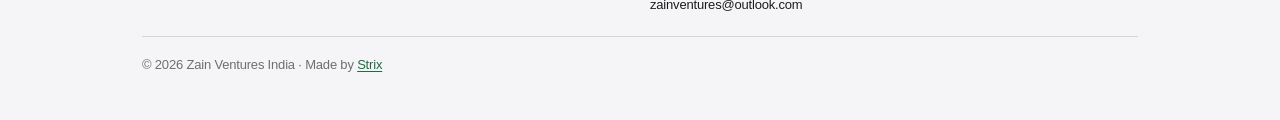
<file: rourkela-to-gaya-bus/index.html>
<!DOCTYPE html>
<html lang="en-IN">
<head>
<meta charset="UTF-8" />
<meta name="viewport" content="width=device-width,initial-scale=1,viewport-fit=cover" />
<title>Rourkela to Gaya Bus: Time, Fare and Booking | Zain Bus</title>
<meta name="description" content="Zain bus from Rourkela to Gaya: leaves 5:30 PM, arrives 3:35 AM the next day. ₹700 per seat. AC bus with 2+2 pushback seats. Book online or on WhatsApp." />
<link rel="canonical" href="https://zainventures.in/rourkela-to-gaya-bus/" />
<meta name="robots" content="index, follow, max-image-preview:large, max-snippet:-1" />
<meta name="theme-color" content="#ffffff" />
<link rel="icon" type="image/png" href="/logo-96.png" />
<link rel="apple-touch-icon" href="/logo-96.png" />
<link rel="stylesheet" href="/pages.css" />
<meta property="og:title" content="Rourkela to Gaya Bus: Time, Fare and Booking | Zain Bus" />
<meta property="og:description" content="Zain bus from Rourkela to Gaya: leaves 5:30 PM, arrives 3:35 AM the next day. ₹700 per seat. AC bus with 2+2 pushback seats. Book online or on WhatsApp." />
<meta property="og:type" content="website" />
<meta property="og:url" content="https://zainventures.in/rourkela-to-gaya-bus/" />
<meta property="og:image" content="https://zainventures.in/logo.png" />
<meta property="og:locale" content="en_IN" />
<meta property="og:site_name" content="Zain Ventures India" />
<meta name="twitter:card" content="summary" />
<script type="application/ld+json">
{
 "@context": "https://schema.org",
 "@graph": [
  {
   "@type": "BreadcrumbList",
   "itemListElement": [
    {
     "@type": "ListItem",
     "position": 1,
     "name": "Zain Ventures India",
     "item": "https://zainventures.in/"
    },
    {
     "@type": "ListItem",
     "position": 2,
     "name": "Rourkela to Gaya bus",
     "item": "https://zainventures.in/rourkela-to-gaya-bus/"
    }
   ]
  },
  {
   "@type": "BusTrip",
   "@id": "https://zainventures.in/rourkela-to-gaya-bus/#trip",
   "name": "Rourkela to Gaya AC bus",
   "provider": {
    "@id": "https://zainventures.in/#business"
   },
   "departureBusStop": {
    "@type": "BusStop",
    "name": "Rourkela",
    "address": {
     "@type": "PostalAddress",
     "addressLocality": "Rourkela",
     "addressRegion": "Odisha",
     "addressCountry": "IN"
    }
   },
   "arrivalBusStop": {
    "@type": "BusStop",
    "name": "Gaya",
    "address": {
     "@type": "PostalAddress",
     "addressLocality": "Gaya",
     "addressRegion": "Bihar",
     "addressCountry": "IN"
    }
   },
   "departureTime": "17:30:00+05:30",
   "arrivalTime": "03:35:00+05:30",
   "description": "AC bus with 2+2 pushback seats from Rourkela to Gaya. The trip takes 10h 5m.",
   "offers": {
    "@type": "Offer",
    "price": "700",
    "priceCurrency": "INR",
    "url": "https://fleetmanager.pythonanywhere.com/tickets/zain-ventures-india/results/?from=ROURKELA&to=GAYA+JI"
   }
  },
  {
   "@type": "FAQPage",
   "mainEntity": [
    {
     "@type": "Question",
     "name": "What time does the bus leave Rourkela for Gaya?",
     "acceptedAnswer": {
      "@type": "Answer",
      "text": "The Zain bus leaves Rourkela at 5:30 PM and reaches Gaya at 3:35 AM the next day. The trip takes 10h 5m."
     }
    },
    {
     "@type": "Question",
     "name": "How much is a bus ticket from Rourkela to Gaya?",
     "acceptedAnswer": {
      "@type": "Answer",
      "text": "A seat costs ₹700. The booking page shows the current fare for each date."
     }
    },
    {
     "@type": "Question",
     "name": "Which days does the bus run?",
     "acceptedAnswer": {
      "@type": "Answer",
      "text": "The booking page shows the days with a bus. Choose your date there, or call +91 93370 00323."
     }
    },
    {
     "@type": "Question",
     "name": "How do I book the Rourkela to Gaya bus?",
     "acceptedAnswer": {
      "@type": "Answer",
      "text": "Book online on the booking page, or call or WhatsApp +91 93370 00323. Pay by UPI or card. The e-ticket is instant."
     }
    },
    {
     "@type": "Question",
     "name": "Which type of bus is it?",
     "acceptedAnswer": {
      "@type": "Answer",
      "text": "An AC bus with 2+2 pushback seats."
     }
    }
   ]
  }
 ]
}
</script>
</head>
<body>
<svg width="0" height="0" style="position:absolute" aria-hidden="true"><symbol id="call" viewBox="0 0 24 24"><path fill="none" stroke="currentColor" stroke-width="2" stroke-linecap="round" stroke-linejoin="round" d="M22 16.9v3a2 2 0 0 1-2.2 2 19.8 19.8 0 0 1-8.6-3.1 19.5 19.5 0 0 1-6-6A19.8 19.8 0 0 1 2.1 4.2 2 2 0 0 1 4.1 2h3a2 2 0 0 1 2 1.7c.1.9.4 1.8.7 2.7a2 2 0 0 1-.5 2.1L8 9.8a16 16 0 0 0 6 6l1.3-1.3a2 2 0 0 1 2.1-.4c.9.3 1.8.6 2.7.7a2 2 0 0 1 1.7 2z" /></symbol><symbol id="wa" viewBox="0 0 24 24"><path d="M17.472 14.382c-.297-.149-1.758-.867-2.03-.967-.273-.099-.471-.148-.67.15-.197.297-.767.966-.94 1.164-.173.199-.347.223-.644.075-.297-.15-1.255-.463-2.39-1.475-.883-.788-1.48-1.761-1.653-2.059-.173-.297-.018-.458.13-.606.134-.133.298-.347.446-.52.149-.174.198-.298.298-.497.099-.198.05-.371-.025-.52-.075-.149-.669-1.612-.916-2.207-.242-.579-.487-.5-.669-.51-.173-.008-.371-.01-.57-.01-.198 0-.52.074-.792.372-.272.297-1.04 1.016-1.04 2.479 0 1.462 1.065 2.875 1.213 3.074.149.198 2.096 3.2 5.077 4.487.709.306 1.262.489 1.694.625.712.227 1.36.195 1.871.118.571-.085 1.758-.719 2.006-1.413.248-.694.248-1.289.173-1.413-.074-.124-.272-.198-.57-.347m-5.421 7.403h-.004a9.87 9.87 0 01-5.031-1.378l-.361-.214-3.741.982.998-3.648-.235-.374a9.86 9.86 0 01-1.51-5.26c.001-5.45 4.436-9.884 9.888-9.884 2.64 0 5.122 1.03 6.988 2.898a9.825 9.825 0 012.893 6.994c-.003 5.45-4.437 9.884-9.885 9.884m8.413-18.297A11.815 11.815 0 0012.05 0C5.495 0 .16 5.335.157 11.892c0 2.096.547 4.142 1.588 5.945L.057 24l6.305-1.654a11.882 11.882 0 005.683 1.448h.005c6.554 0 11.89-5.335 11.893-11.893a11.821 11.821 0 00-3.48-8.413z" /></symbol></svg>
<header class="nav">
  <div class="wrap">
    <a class="brand" href="/"><img src="/logo.webp" alt="" width="28" height="28" />Zain Ventures India</a>
    <nav class="nav-links" aria-label="Primary"><a href="/rourkela-to-patna-bus/">Rourkela to Patna</a><a href="/patna-to-rourkela-bus/">Patna to Rourkela</a><a href="/bus-hire-rourkela/">Bus hire</a><a href="/car-hire-rourkela/">Car hire</a></nav>
    <a class="pill" href="https://fleetmanager.pythonanywhere.com/tickets/zain-ventures-india/results/?from=ROURKELA&amp;to=GAYA+JI" data-seats>Book</a>
  </div>
</header>

<main>
  <div class="wrap">
    <p class="crumbs"><a href="/">Home</a> › Rourkela to Gaya bus</p>
    <div class="hero">
      <h1>Rourkela to Gaya bus</h1>
      <p class="lead">The Zain bus leaves Rourkela at 5:30 PM and reaches Gaya at 3:35 AM the next day. A seat costs ₹700.</p>
      <div class="cta"><a class="pill" href="https://fleetmanager.pythonanywhere.com/tickets/zain-ventures-india/results/?from=ROURKELA&amp;to=GAYA+JI" data-seats>See seats</a><a class="wa" href="https://wa.me/16812393370?text=Hi%2C%20I%20want%20to%20book%20a%20ticket%20from%20Rourkela%20to%20Gaya."><svg class="wa-i" viewBox="0 0 24 24" aria-hidden="true"><use href="#wa" /></svg>Book on WhatsApp</a></div>
    </div>
    <article class="leg">
      <div class="clock">
        <div><b>5:30 PM</b><span>Rourkela</span></div>
        <div class="dur"><i>10h 5m</i></div>
        <div class="end"><b>3:35 AM</b><span>Gaya, next day</span></div>
      </div>
      <p class="fare"><b>₹700</b> per seat. The booking page shows the days with a bus and the current fare.</p>
    </article>
  </div>

  <section>
    <div class="wrap">
      <h2>Stops and times</h2>
      <table>
        <thead><tr><th>Stop</th><th>Time</th><th>Fare from Rourkela</th></tr></thead>
        <tbody>
          <tr><td>Rourkela<small>Odisha</small></td><td>5:30 PM</td><td>Boarding</td></tr>
          <tr><td>Birmitrapur<small>Odisha</small></td><td>6:25 PM</td><td>Not sold online</td></tr>
          <tr><td>Simdega<small>Jharkhand</small></td><td>7:40 PM</td><td>Not sold online</td></tr>
          <tr><td>Gumla<small>Jharkhand</small></td><td>9:30 PM</td><td>₹350</td></tr>
          <tr><td>Lohardaga<small>Jharkhand</small></td><td>10:55 PM</td><td>₹450</td></tr>
          <tr><td>Chatra<small>Jharkhand</small></td><td>1:30 AM<small>Next day</small></td><td>₹550</td></tr>
          <tr><td>Gaya (Gayaji)<small>Bihar</small></td><td>3:35 AM<small>Next day</small></td><td>₹700</td></tr>
        </tbody>
      </table>
    </div>
  </section>

  <section>
    <div class="wrap">
      <h2>On the bus</h2>
      <dl class="facts">
        <div><dt>AC bus</dt><dd>On every trip</dd></div>
        <div><dt>2+2 seats</dt><dd>Pushback</dd></div>
        <div><dt>Pay online</dt><dd>UPI and cards</dd></div>
        <div><dt>E-ticket</dt><dd>Instant</dd></div>
      </dl>
    </div>
  </section>

  <section>
    <div class="wrap">
      <h2>The return trip</h2>
      <p>The bus from Gaya to Rourkela leaves at 7:40 PM and arrives at 6:05 AM the next day. A seat costs ₹790.</p>
      <a class="more" href="/gaya-to-rourkela-bus/">Gaya to Rourkela bus</a>
    </div>
  </section>

  <section class="faq">
    <div class="wrap">
      <h2>Questions</h2>
      <details><summary>What time does the bus leave Rourkela for Gaya?</summary><p>The Zain bus leaves Rourkela at 5:30 PM and reaches Gaya at 3:35 AM the next day. The trip takes 10h 5m.</p></details>
      <details><summary>How much is a bus ticket from Rourkela to Gaya?</summary><p>A seat costs ₹700. The booking page shows the current fare for each date.</p></details>
      <details><summary>Which days does the bus run?</summary><p>The booking page shows the days with a bus. Choose your date there, or call <a href="tel:+919337000323">+91 93370 00323</a>.</p></details>
      <details><summary>How do I book the Rourkela to Gaya bus?</summary><p>Book online on the booking page, or call or WhatsApp <a href="tel:+919337000323">+91 93370 00323</a>. Pay by UPI or card. The e-ticket is instant.</p></details>
      <details><summary>Which type of bus is it?</summary><p>An AC bus with 2+2 pushback seats.</p></details>
    </div>
  </section>

  <section>
    <div class="wrap">
      <h2 lang="hi">राउरकेला से गया बस</h2>
      <p class="hindi" lang="hi">ज़ैन बस (Zain Ventures India) की एसी बस राउरकेला से शाम 5:30 बजे चलती है और अगले दिन रात 3:35 बजे गया पहुँचती है। किराया ₹700 प्रति सीट है। टिकट ऑनलाइन बुक करें, या <a href="tel:+919337000323">+91 93370 00323</a> पर फ़ोन या व्हाट्सऐप करें।</p>
    </div>
  </section>

  <section>
    <div class="wrap">
      <h2>More routes</h2>
      <ul class="links">
        <li><a href="/rourkela-to-patna-bus/">Rourkela to Patna bus</a></li>
        <li><a href="/patna-to-rourkela-bus/">Patna to Rourkela bus</a></li>
        <li><a href="/gaya-to-rourkela-bus/">Gaya to Rourkela bus</a></li>
        <li><a href="/rourkela-to-gumla-bus/">Rourkela to Gumla bus</a></li>
        <li><a href="/gumla-to-patna-bus/">Gumla to Patna bus</a></li>
        <li><a href="/patna-to-gumla-bus/">Patna to Gumla bus</a></li>
        <li><a href="/simdega-to-patna-bus/">Simdega to Patna bus</a></li>
        <li><a href="/lohardaga-to-patna-bus/">Lohardaga to Patna bus</a></li>
        <li><a href="/chatra-to-patna-bus/">Chatra to Patna bus</a></li>
        <li><a href="/bus-hire-rourkela/">Bus hire in Rourkela</a></li>
        <li><a href="/car-hire-rourkela/">Car hire in Rourkela</a></li>
      </ul>
    </div>
  </section>
</main>

<footer class="foot">
  <div class="wrap">
    <div><strong>Zain Ventures India (Zain bus)</strong>Rourkela, Odisha 769001<br /><a class="map-link" href="https://www.google.com/maps?cid=4369737631760114957" rel="noopener">Find us on Google Maps</a></div>
    <div><strong>Contact</strong><span class="reach"><a href="tel:+919337000323">+91 93370 00323</a><a class="ico" href="tel:+919337000323" aria-label="Call +91 93370 00323"><svg class="call-i" viewBox="0 0 24 24" aria-hidden="true"><use href="#call" /></svg></a><a class="ico" href="https://wa.me/919337000323" aria-label="WhatsApp +91 93370 00323"><svg class="wa-i" viewBox="0 0 24 24" aria-hidden="true"><use href="#wa" /></svg></a></span><a href="mailto:zainventures@outlook.com">zainventures@outlook.com</a></div>
    <div class="legal">© 2026 Zain Ventures India · Made by <a href="https://strix.co.in" rel="noopener">Strix</a></div>
  </div>
</footer>

<nav class="bar" aria-label="Quick actions">
  <a class="pill" href="https://fleetmanager.pythonanywhere.com/tickets/zain-ventures-india/results/?from=ROURKELA&amp;to=GAYA+JI" data-seats>Book ticket</a>
  <a class="ghost" href="tel:+919337000323" aria-label="Call"><svg class="call-i" viewBox="0 0 24 24" aria-hidden="true"><use href="#call" /></svg><span>Call</span></a>
  <a class="ghost" href="https://wa.me/16812393370?text=Hi%2C%20I%20want%20to%20book%20a%20ticket%20from%20Rourkela%20to%20Gaya." aria-label="Book on WhatsApp"><svg class="wa-i" viewBox="0 0 24 24" aria-hidden="true"><use href="#wa" /></svg><span>WhatsApp</span></a>
</nav>
<script>
  document.querySelectorAll("[data-seats]").forEach(function (a) {
    a.href += "&date=" + new Date(Date.now() + 5.5 * 3600000).toISOString().slice(0, 10);
  });
</script>
</body>
</html>
</file>
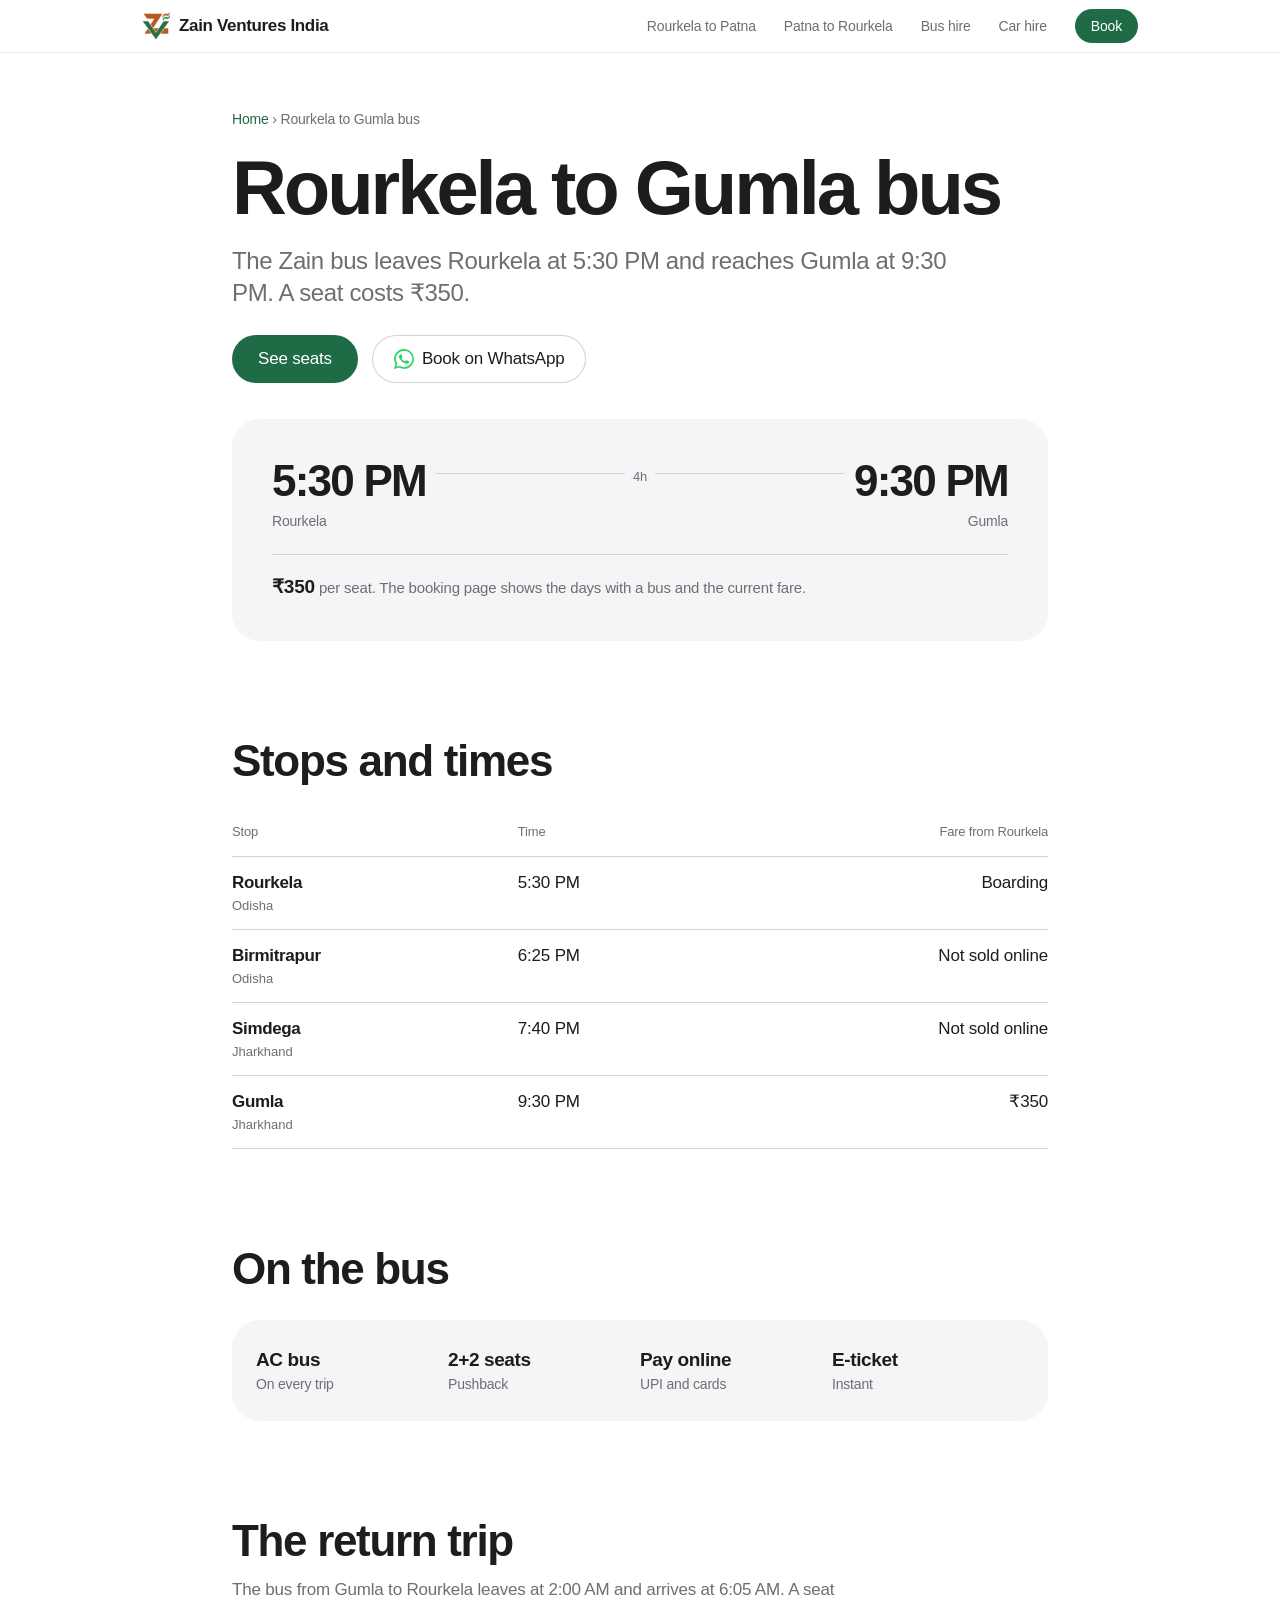
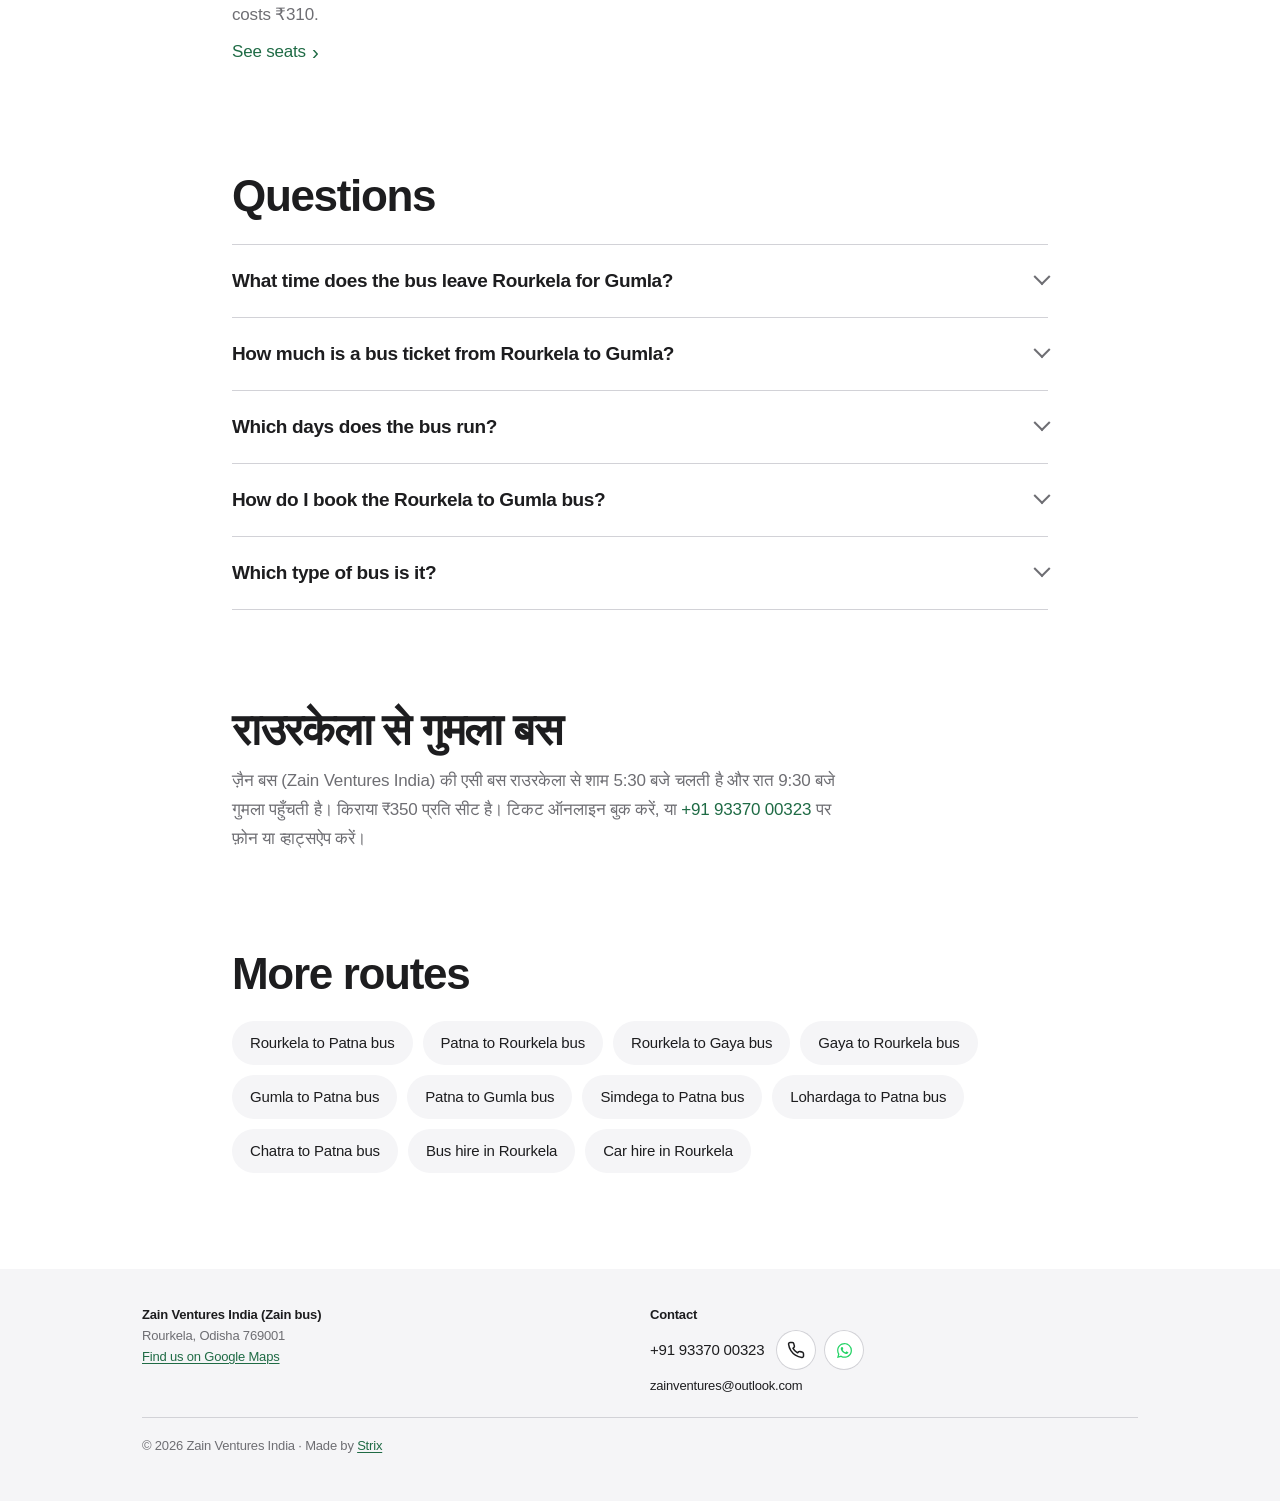
<file: rourkela-to-gumla-bus/index.html>
<!DOCTYPE html>
<html lang="en-IN">
<head>
<meta charset="UTF-8" />
<meta name="viewport" content="width=device-width,initial-scale=1,viewport-fit=cover" />
<title>Rourkela to Gumla Bus: Time, Fare and Booking | Zain Bus</title>
<meta name="description" content="Zain bus from Rourkela to Gumla: leaves 5:30 PM, arrives 9:30 PM. ₹350 per seat. AC bus with 2+2 pushback seats. Book online or on WhatsApp." />
<link rel="canonical" href="https://zainventures.in/rourkela-to-gumla-bus/" />
<meta name="robots" content="index, follow, max-image-preview:large, max-snippet:-1" />
<meta name="theme-color" content="#ffffff" />
<link rel="icon" type="image/png" href="/logo-96.png" />
<link rel="apple-touch-icon" href="/logo-96.png" />
<link rel="stylesheet" href="/pages.css" />
<meta property="og:title" content="Rourkela to Gumla Bus: Time, Fare and Booking | Zain Bus" />
<meta property="og:description" content="Zain bus from Rourkela to Gumla: leaves 5:30 PM, arrives 9:30 PM. ₹350 per seat. AC bus with 2+2 pushback seats. Book online or on WhatsApp." />
<meta property="og:type" content="website" />
<meta property="og:url" content="https://zainventures.in/rourkela-to-gumla-bus/" />
<meta property="og:image" content="https://zainventures.in/logo.png" />
<meta property="og:locale" content="en_IN" />
<meta property="og:site_name" content="Zain Ventures India" />
<meta name="twitter:card" content="summary" />
<script type="application/ld+json">
{
 "@context": "https://schema.org",
 "@graph": [
  {
   "@type": "BreadcrumbList",
   "itemListElement": [
    {
     "@type": "ListItem",
     "position": 1,
     "name": "Zain Ventures India",
     "item": "https://zainventures.in/"
    },
    {
     "@type": "ListItem",
     "position": 2,
     "name": "Rourkela to Gumla bus",
     "item": "https://zainventures.in/rourkela-to-gumla-bus/"
    }
   ]
  },
  {
   "@type": "BusTrip",
   "@id": "https://zainventures.in/rourkela-to-gumla-bus/#trip",
   "name": "Rourkela to Gumla AC bus",
   "provider": {
    "@id": "https://zainventures.in/#business"
   },
   "departureBusStop": {
    "@type": "BusStop",
    "name": "Rourkela",
    "address": {
     "@type": "PostalAddress",
     "addressLocality": "Rourkela",
     "addressRegion": "Odisha",
     "addressCountry": "IN"
    }
   },
   "arrivalBusStop": {
    "@type": "BusStop",
    "name": "Gumla",
    "address": {
     "@type": "PostalAddress",
     "addressLocality": "Gumla",
     "addressRegion": "Jharkhand",
     "addressCountry": "IN"
    }
   },
   "departureTime": "17:30:00+05:30",
   "arrivalTime": "21:30:00+05:30",
   "description": "AC bus with 2+2 pushback seats from Rourkela to Gumla. The trip takes 4h.",
   "offers": {
    "@type": "Offer",
    "price": "350",
    "priceCurrency": "INR",
    "url": "https://fleetmanager.pythonanywhere.com/tickets/zain-ventures-india/results/?from=ROURKELA&to=GUMLA"
   }
  },
  {
   "@type": "FAQPage",
   "mainEntity": [
    {
     "@type": "Question",
     "name": "What time does the bus leave Rourkela for Gumla?",
     "acceptedAnswer": {
      "@type": "Answer",
      "text": "The Zain bus leaves Rourkela at 5:30 PM and reaches Gumla at 9:30 PM. The trip takes 4h."
     }
    },
    {
     "@type": "Question",
     "name": "How much is a bus ticket from Rourkela to Gumla?",
     "acceptedAnswer": {
      "@type": "Answer",
      "text": "A seat costs ₹350. The booking page shows the current fare for each date."
     }
    },
    {
     "@type": "Question",
     "name": "Which days does the bus run?",
     "acceptedAnswer": {
      "@type": "Answer",
      "text": "The booking page shows the days with a bus. Choose your date there, or call +91 93370 00323."
     }
    },
    {
     "@type": "Question",
     "name": "How do I book the Rourkela to Gumla bus?",
     "acceptedAnswer": {
      "@type": "Answer",
      "text": "Book online on the booking page, or call or WhatsApp +91 93370 00323. Pay by UPI or card. The e-ticket is instant."
     }
    },
    {
     "@type": "Question",
     "name": "Which type of bus is it?",
     "acceptedAnswer": {
      "@type": "Answer",
      "text": "An AC bus with 2+2 pushback seats."
     }
    }
   ]
  }
 ]
}
</script>
</head>
<body>
<svg width="0" height="0" style="position:absolute" aria-hidden="true"><symbol id="call" viewBox="0 0 24 24"><path fill="none" stroke="currentColor" stroke-width="2" stroke-linecap="round" stroke-linejoin="round" d="M22 16.9v3a2 2 0 0 1-2.2 2 19.8 19.8 0 0 1-8.6-3.1 19.5 19.5 0 0 1-6-6A19.8 19.8 0 0 1 2.1 4.2 2 2 0 0 1 4.1 2h3a2 2 0 0 1 2 1.7c.1.9.4 1.8.7 2.7a2 2 0 0 1-.5 2.1L8 9.8a16 16 0 0 0 6 6l1.3-1.3a2 2 0 0 1 2.1-.4c.9.3 1.8.6 2.7.7a2 2 0 0 1 1.7 2z" /></symbol><symbol id="wa" viewBox="0 0 24 24"><path d="M17.472 14.382c-.297-.149-1.758-.867-2.03-.967-.273-.099-.471-.148-.67.15-.197.297-.767.966-.94 1.164-.173.199-.347.223-.644.075-.297-.15-1.255-.463-2.39-1.475-.883-.788-1.48-1.761-1.653-2.059-.173-.297-.018-.458.13-.606.134-.133.298-.347.446-.52.149-.174.198-.298.298-.497.099-.198.05-.371-.025-.52-.075-.149-.669-1.612-.916-2.207-.242-.579-.487-.5-.669-.51-.173-.008-.371-.01-.57-.01-.198 0-.52.074-.792.372-.272.297-1.04 1.016-1.04 2.479 0 1.462 1.065 2.875 1.213 3.074.149.198 2.096 3.2 5.077 4.487.709.306 1.262.489 1.694.625.712.227 1.36.195 1.871.118.571-.085 1.758-.719 2.006-1.413.248-.694.248-1.289.173-1.413-.074-.124-.272-.198-.57-.347m-5.421 7.403h-.004a9.87 9.87 0 01-5.031-1.378l-.361-.214-3.741.982.998-3.648-.235-.374a9.86 9.86 0 01-1.51-5.26c.001-5.45 4.436-9.884 9.888-9.884 2.64 0 5.122 1.03 6.988 2.898a9.825 9.825 0 012.893 6.994c-.003 5.45-4.437 9.884-9.885 9.884m8.413-18.297A11.815 11.815 0 0012.05 0C5.495 0 .16 5.335.157 11.892c0 2.096.547 4.142 1.588 5.945L.057 24l6.305-1.654a11.882 11.882 0 005.683 1.448h.005c6.554 0 11.89-5.335 11.893-11.893a11.821 11.821 0 00-3.48-8.413z" /></symbol></svg>
<header class="nav">
  <div class="wrap">
    <a class="brand" href="/"><img src="/logo.webp" alt="" width="28" height="28" />Zain Ventures India</a>
    <nav class="nav-links" aria-label="Primary"><a href="/rourkela-to-patna-bus/">Rourkela to Patna</a><a href="/patna-to-rourkela-bus/">Patna to Rourkela</a><a href="/bus-hire-rourkela/">Bus hire</a><a href="/car-hire-rourkela/">Car hire</a></nav>
    <a class="pill" href="https://fleetmanager.pythonanywhere.com/tickets/zain-ventures-india/results/?from=ROURKELA&amp;to=GUMLA" data-seats>Book</a>
  </div>
</header>

<main>
  <div class="wrap">
    <p class="crumbs"><a href="/">Home</a> › Rourkela to Gumla bus</p>
    <div class="hero">
      <h1>Rourkela to Gumla bus</h1>
      <p class="lead">The Zain bus leaves Rourkela at 5:30 PM and reaches Gumla at 9:30 PM. A seat costs ₹350.</p>
      <div class="cta"><a class="pill" href="https://fleetmanager.pythonanywhere.com/tickets/zain-ventures-india/results/?from=ROURKELA&amp;to=GUMLA" data-seats>See seats</a><a class="wa" href="https://wa.me/16812393370?text=Hi%2C%20I%20want%20to%20book%20a%20ticket%20from%20Rourkela%20to%20Gumla."><svg class="wa-i" viewBox="0 0 24 24" aria-hidden="true"><use href="#wa" /></svg>Book on WhatsApp</a></div>
    </div>
    <article class="leg">
      <div class="clock">
        <div><b>5:30 PM</b><span>Rourkela</span></div>
        <div class="dur"><i>4h</i></div>
        <div class="end"><b>9:30 PM</b><span>Gumla</span></div>
      </div>
      <p class="fare"><b>₹350</b> per seat. The booking page shows the days with a bus and the current fare.</p>
    </article>
  </div>

  <section>
    <div class="wrap">
      <h2>Stops and times</h2>
      <table>
        <thead><tr><th>Stop</th><th>Time</th><th>Fare from Rourkela</th></tr></thead>
        <tbody>
          <tr><td>Rourkela<small>Odisha</small></td><td>5:30 PM</td><td>Boarding</td></tr>
          <tr><td>Birmitrapur<small>Odisha</small></td><td>6:25 PM</td><td>Not sold online</td></tr>
          <tr><td>Simdega<small>Jharkhand</small></td><td>7:40 PM</td><td>Not sold online</td></tr>
          <tr><td>Gumla<small>Jharkhand</small></td><td>9:30 PM</td><td>₹350</td></tr>
        </tbody>
      </table>
    </div>
  </section>

  <section>
    <div class="wrap">
      <h2>On the bus</h2>
      <dl class="facts">
        <div><dt>AC bus</dt><dd>On every trip</dd></div>
        <div><dt>2+2 seats</dt><dd>Pushback</dd></div>
        <div><dt>Pay online</dt><dd>UPI and cards</dd></div>
        <div><dt>E-ticket</dt><dd>Instant</dd></div>
      </dl>
    </div>
  </section>

  <section>
    <div class="wrap">
      <h2>The return trip</h2>
      <p>The bus from Gumla to Rourkela leaves at 2:00 AM and arrives at 6:05 AM. A seat costs ₹310.</p>
      <a class="more" href="https://fleetmanager.pythonanywhere.com/tickets/zain-ventures-india/results/?from=GUMLA&amp;to=ROURKELA" data-seats>See seats</a>
    </div>
  </section>

  <section class="faq">
    <div class="wrap">
      <h2>Questions</h2>
      <details><summary>What time does the bus leave Rourkela for Gumla?</summary><p>The Zain bus leaves Rourkela at 5:30 PM and reaches Gumla at 9:30 PM. The trip takes 4h.</p></details>
      <details><summary>How much is a bus ticket from Rourkela to Gumla?</summary><p>A seat costs ₹350. The booking page shows the current fare for each date.</p></details>
      <details><summary>Which days does the bus run?</summary><p>The booking page shows the days with a bus. Choose your date there, or call <a href="tel:+919337000323">+91 93370 00323</a>.</p></details>
      <details><summary>How do I book the Rourkela to Gumla bus?</summary><p>Book online on the booking page, or call or WhatsApp <a href="tel:+919337000323">+91 93370 00323</a>. Pay by UPI or card. The e-ticket is instant.</p></details>
      <details><summary>Which type of bus is it?</summary><p>An AC bus with 2+2 pushback seats.</p></details>
    </div>
  </section>

  <section>
    <div class="wrap">
      <h2 lang="hi">राउरकेला से गुमला बस</h2>
      <p class="hindi" lang="hi">ज़ैन बस (Zain Ventures India) की एसी बस राउरकेला से शाम 5:30 बजे चलती है और रात 9:30 बजे गुमला पहुँचती है। किराया ₹350 प्रति सीट है। टिकट ऑनलाइन बुक करें, या <a href="tel:+919337000323">+91 93370 00323</a> पर फ़ोन या व्हाट्सऐप करें।</p>
    </div>
  </section>

  <section>
    <div class="wrap">
      <h2>More routes</h2>
      <ul class="links">
        <li><a href="/rourkela-to-patna-bus/">Rourkela to Patna bus</a></li>
        <li><a href="/patna-to-rourkela-bus/">Patna to Rourkela bus</a></li>
        <li><a href="/rourkela-to-gaya-bus/">Rourkela to Gaya bus</a></li>
        <li><a href="/gaya-to-rourkela-bus/">Gaya to Rourkela bus</a></li>
        <li><a href="/gumla-to-patna-bus/">Gumla to Patna bus</a></li>
        <li><a href="/patna-to-gumla-bus/">Patna to Gumla bus</a></li>
        <li><a href="/simdega-to-patna-bus/">Simdega to Patna bus</a></li>
        <li><a href="/lohardaga-to-patna-bus/">Lohardaga to Patna bus</a></li>
        <li><a href="/chatra-to-patna-bus/">Chatra to Patna bus</a></li>
        <li><a href="/bus-hire-rourkela/">Bus hire in Rourkela</a></li>
        <li><a href="/car-hire-rourkela/">Car hire in Rourkela</a></li>
      </ul>
    </div>
  </section>
</main>

<footer class="foot">
  <div class="wrap">
    <div><strong>Zain Ventures India (Zain bus)</strong>Rourkela, Odisha 769001<br /><a class="map-link" href="https://www.google.com/maps?cid=4369737631760114957" rel="noopener">Find us on Google Maps</a></div>
    <div><strong>Contact</strong><span class="reach"><a href="tel:+919337000323">+91 93370 00323</a><a class="ico" href="tel:+919337000323" aria-label="Call +91 93370 00323"><svg class="call-i" viewBox="0 0 24 24" aria-hidden="true"><use href="#call" /></svg></a><a class="ico" href="https://wa.me/919337000323" aria-label="WhatsApp +91 93370 00323"><svg class="wa-i" viewBox="0 0 24 24" aria-hidden="true"><use href="#wa" /></svg></a></span><a href="mailto:zainventures@outlook.com">zainventures@outlook.com</a></div>
    <div class="legal">© 2026 Zain Ventures India · Made by <a href="https://strix.co.in" rel="noopener">Strix</a></div>
  </div>
</footer>

<nav class="bar" aria-label="Quick actions">
  <a class="pill" href="https://fleetmanager.pythonanywhere.com/tickets/zain-ventures-india/results/?from=ROURKELA&amp;to=GUMLA" data-seats>Book ticket</a>
  <a class="ghost" href="tel:+919337000323" aria-label="Call"><svg class="call-i" viewBox="0 0 24 24" aria-hidden="true"><use href="#call" /></svg><span>Call</span></a>
  <a class="ghost" href="https://wa.me/16812393370?text=Hi%2C%20I%20want%20to%20book%20a%20ticket%20from%20Rourkela%20to%20Gumla." aria-label="Book on WhatsApp"><svg class="wa-i" viewBox="0 0 24 24" aria-hidden="true"><use href="#wa" /></svg><span>WhatsApp</span></a>
</nav>
<script>
  document.querySelectorAll("[data-seats]").forEach(function (a) {
    a.href += "&date=" + new Date(Date.now() + 5.5 * 3600000).toISOString().slice(0, 10);
  });
</script>
</body>
</html>
</file>
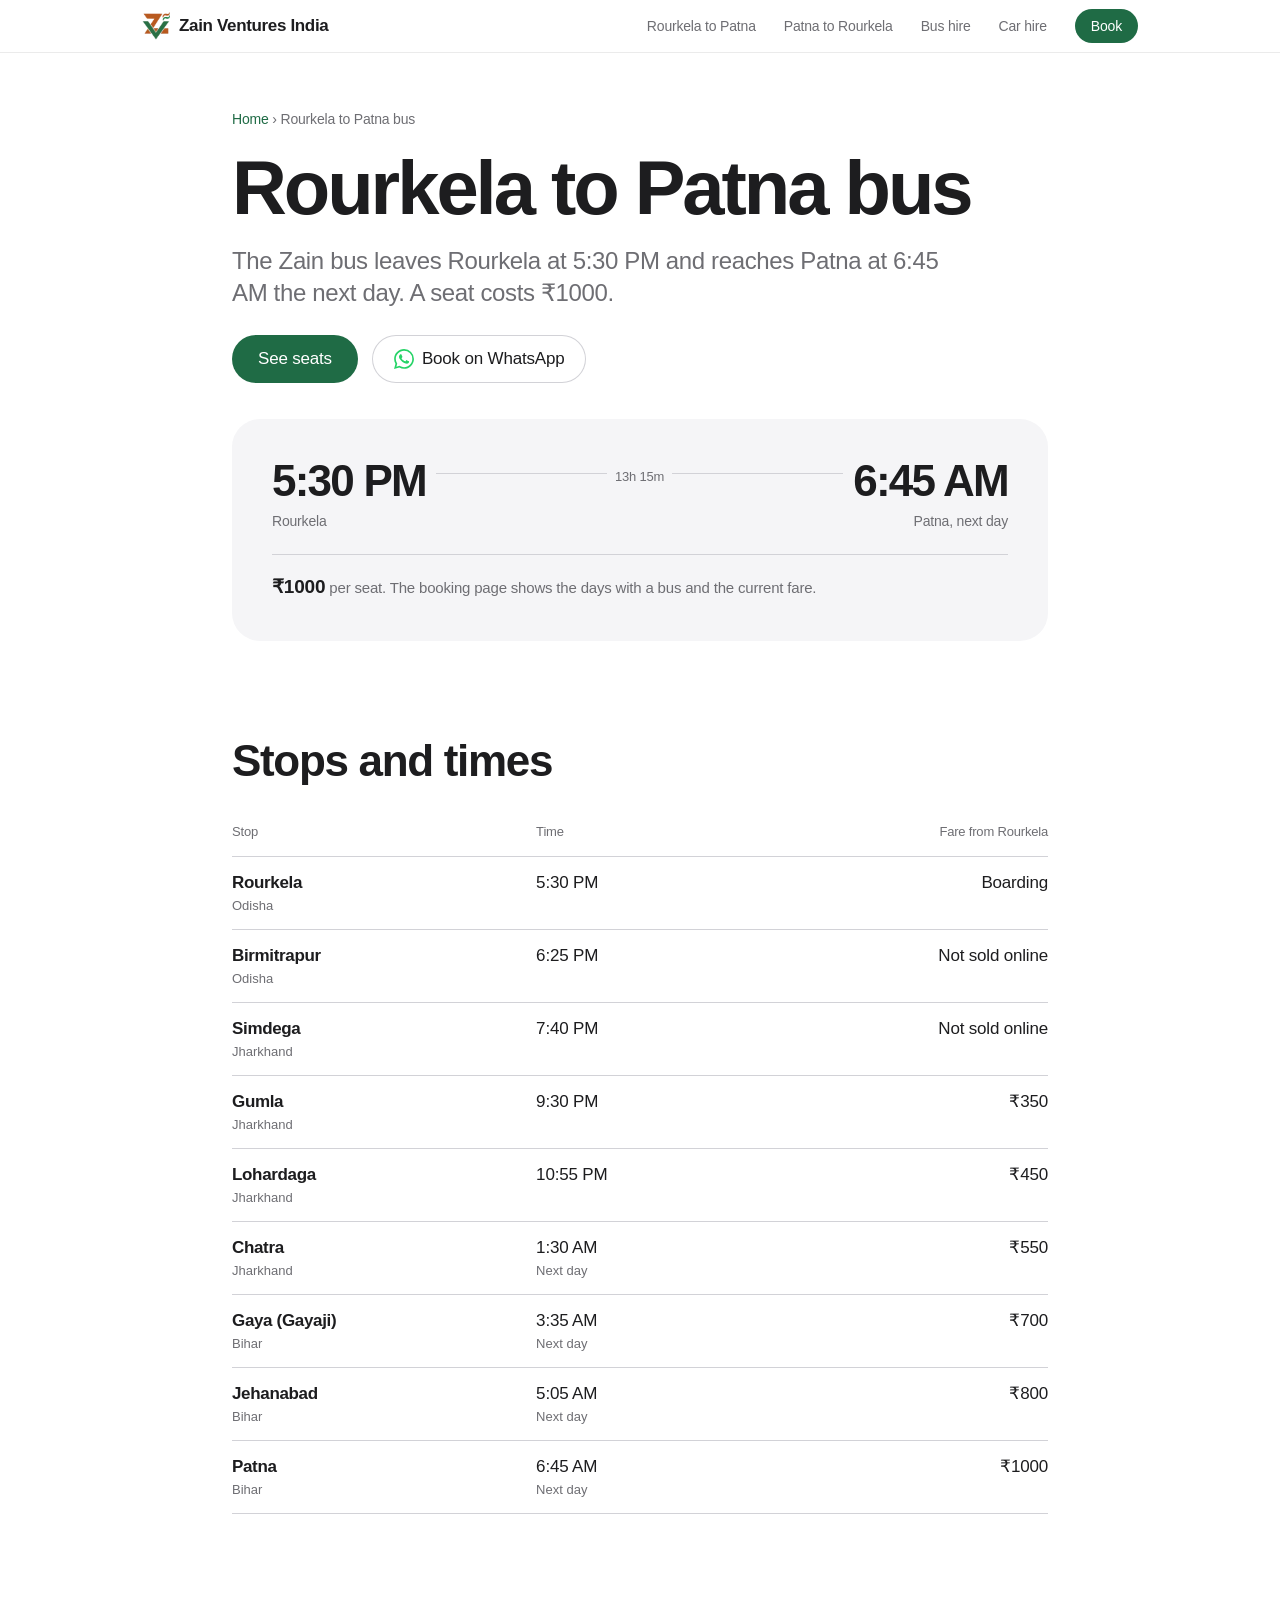
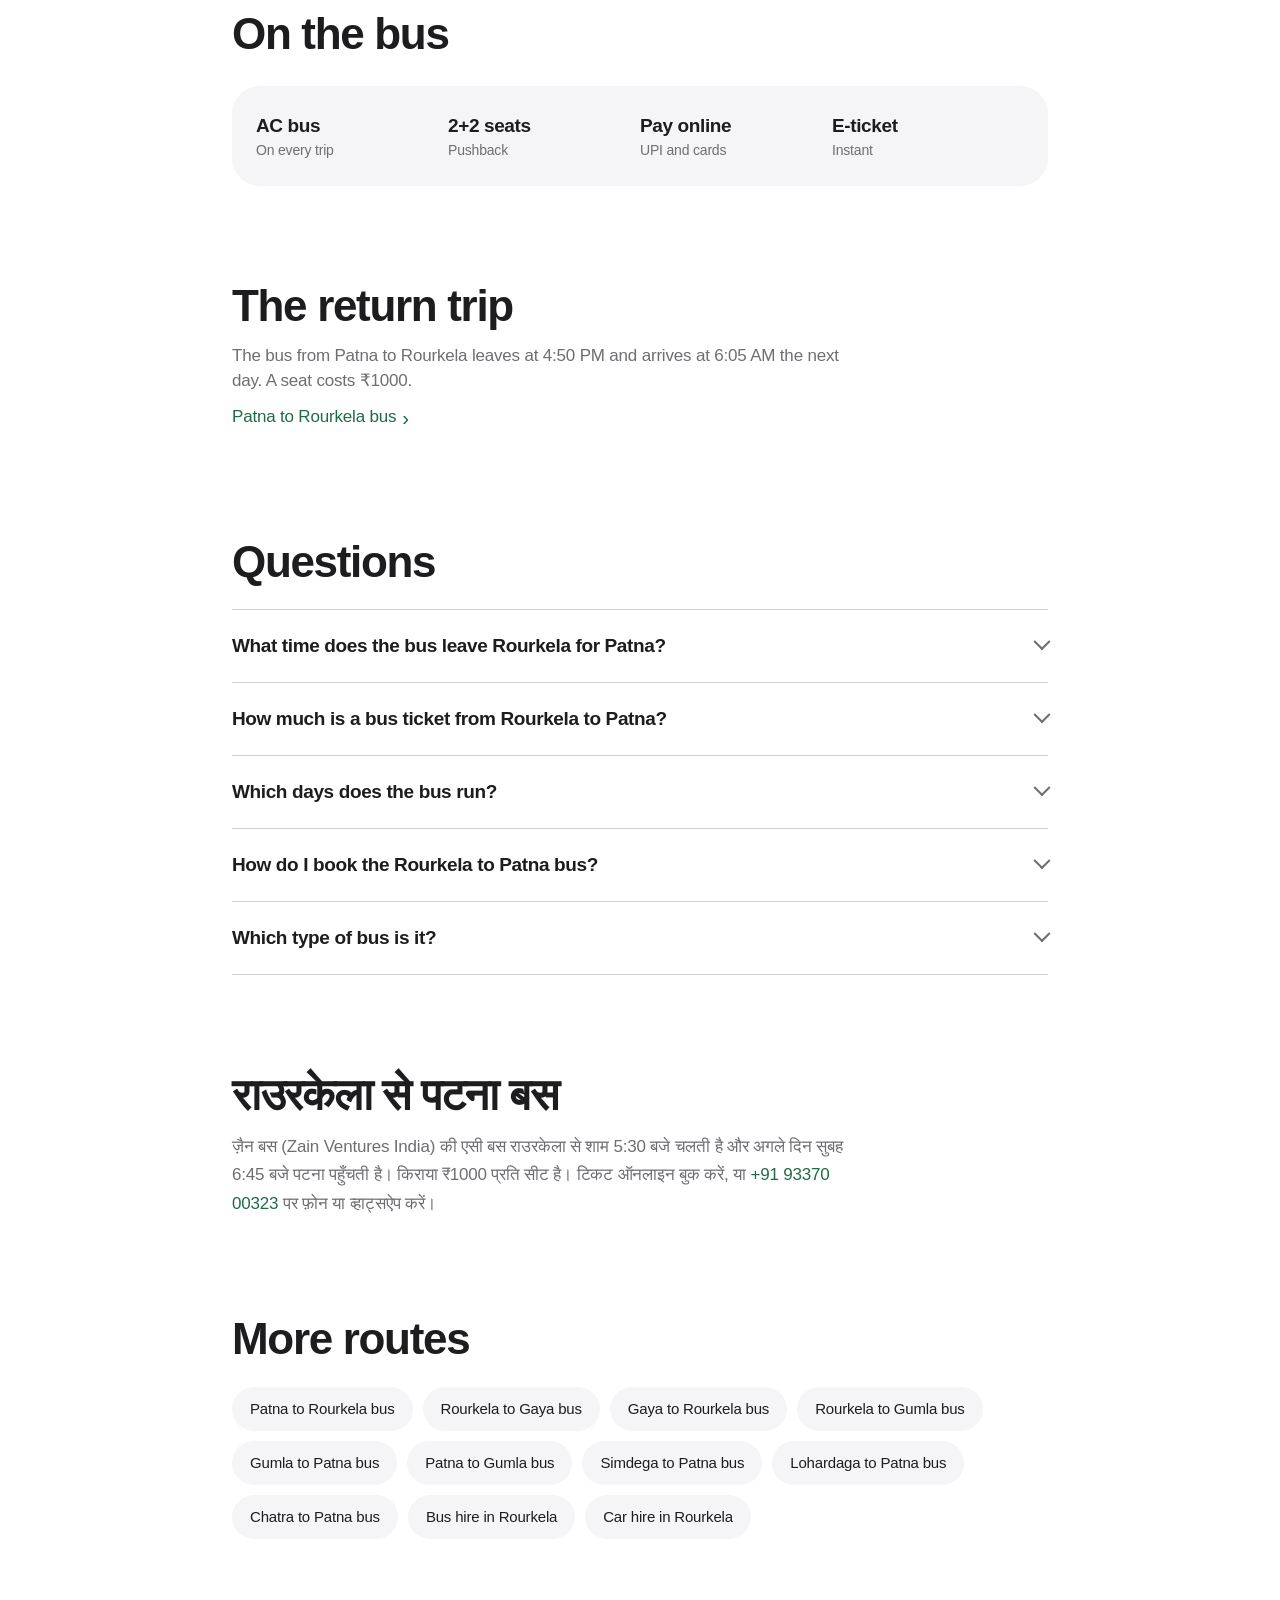
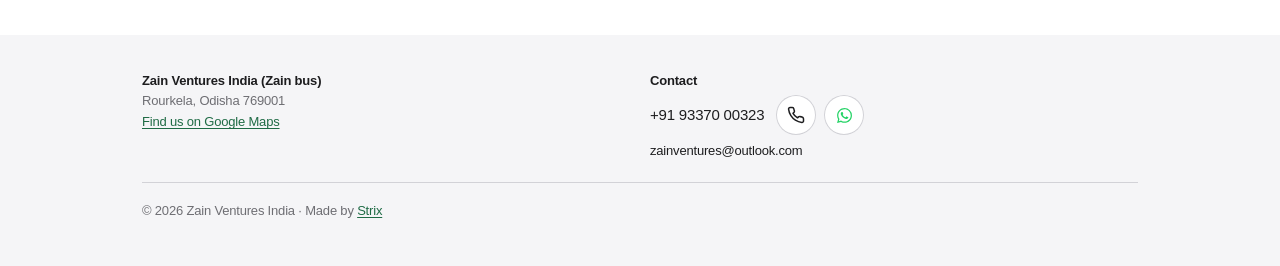
<file: rourkela-to-patna-bus/index.html>
<!DOCTYPE html>
<html lang="en-IN">
<head>
<meta charset="UTF-8" />
<meta name="viewport" content="width=device-width,initial-scale=1,viewport-fit=cover" />
<title>Rourkela to Patna Bus: Time, Fare and Booking | Zain Bus</title>
<meta name="description" content="Zain bus from Rourkela to Patna: leaves 5:30 PM, arrives 6:45 AM the next day. ₹1000 per seat. AC bus with 2+2 pushback seats. Book online or on WhatsApp." />
<link rel="canonical" href="https://zainventures.in/rourkela-to-patna-bus/" />
<meta name="robots" content="index, follow, max-image-preview:large, max-snippet:-1" />
<meta name="theme-color" content="#ffffff" />
<link rel="icon" type="image/png" href="/logo-96.png" />
<link rel="apple-touch-icon" href="/logo-96.png" />
<link rel="stylesheet" href="/pages.css" />
<meta property="og:title" content="Rourkela to Patna Bus: Time, Fare and Booking | Zain Bus" />
<meta property="og:description" content="Zain bus from Rourkela to Patna: leaves 5:30 PM, arrives 6:45 AM the next day. ₹1000 per seat. AC bus with 2+2 pushback seats. Book online or on WhatsApp." />
<meta property="og:type" content="website" />
<meta property="og:url" content="https://zainventures.in/rourkela-to-patna-bus/" />
<meta property="og:image" content="https://zainventures.in/logo.png" />
<meta property="og:locale" content="en_IN" />
<meta property="og:site_name" content="Zain Ventures India" />
<meta name="twitter:card" content="summary" />
<script type="application/ld+json">
{
 "@context": "https://schema.org",
 "@graph": [
  {
   "@type": "BreadcrumbList",
   "itemListElement": [
    {
     "@type": "ListItem",
     "position": 1,
     "name": "Zain Ventures India",
     "item": "https://zainventures.in/"
    },
    {
     "@type": "ListItem",
     "position": 2,
     "name": "Rourkela to Patna bus",
     "item": "https://zainventures.in/rourkela-to-patna-bus/"
    }
   ]
  },
  {
   "@type": "BusTrip",
   "@id": "https://zainventures.in/rourkela-to-patna-bus/#trip",
   "name": "Rourkela to Patna AC bus",
   "provider": {
    "@id": "https://zainventures.in/#business"
   },
   "departureBusStop": {
    "@type": "BusStop",
    "name": "Rourkela",
    "address": {
     "@type": "PostalAddress",
     "addressLocality": "Rourkela",
     "addressRegion": "Odisha",
     "addressCountry": "IN"
    }
   },
   "arrivalBusStop": {
    "@type": "BusStop",
    "name": "Patna",
    "address": {
     "@type": "PostalAddress",
     "addressLocality": "Patna",
     "addressRegion": "Bihar",
     "addressCountry": "IN"
    }
   },
   "departureTime": "17:30:00+05:30",
   "arrivalTime": "06:45:00+05:30",
   "description": "AC bus with 2+2 pushback seats from Rourkela to Patna. The trip takes 13h 15m.",
   "offers": {
    "@type": "Offer",
    "price": "1000",
    "priceCurrency": "INR",
    "url": "https://fleetmanager.pythonanywhere.com/tickets/zain-ventures-india/results/?from=ROURKELA&to=PATNA"
   }
  },
  {
   "@type": "FAQPage",
   "mainEntity": [
    {
     "@type": "Question",
     "name": "What time does the bus leave Rourkela for Patna?",
     "acceptedAnswer": {
      "@type": "Answer",
      "text": "The Zain bus leaves Rourkela at 5:30 PM and reaches Patna at 6:45 AM the next day. The trip takes 13h 15m."
     }
    },
    {
     "@type": "Question",
     "name": "How much is a bus ticket from Rourkela to Patna?",
     "acceptedAnswer": {
      "@type": "Answer",
      "text": "A seat costs ₹1000. The booking page shows the current fare for each date."
     }
    },
    {
     "@type": "Question",
     "name": "Which days does the bus run?",
     "acceptedAnswer": {
      "@type": "Answer",
      "text": "The booking page shows the days with a bus. Choose your date there, or call +91 93370 00323."
     }
    },
    {
     "@type": "Question",
     "name": "How do I book the Rourkela to Patna bus?",
     "acceptedAnswer": {
      "@type": "Answer",
      "text": "Book online on the booking page, or call or WhatsApp +91 93370 00323. Pay by UPI or card. The e-ticket is instant."
     }
    },
    {
     "@type": "Question",
     "name": "Which type of bus is it?",
     "acceptedAnswer": {
      "@type": "Answer",
      "text": "An AC bus with 2+2 pushback seats."
     }
    }
   ]
  }
 ]
}
</script>
</head>
<body>
<svg width="0" height="0" style="position:absolute" aria-hidden="true"><symbol id="call" viewBox="0 0 24 24"><path fill="none" stroke="currentColor" stroke-width="2" stroke-linecap="round" stroke-linejoin="round" d="M22 16.9v3a2 2 0 0 1-2.2 2 19.8 19.8 0 0 1-8.6-3.1 19.5 19.5 0 0 1-6-6A19.8 19.8 0 0 1 2.1 4.2 2 2 0 0 1 4.1 2h3a2 2 0 0 1 2 1.7c.1.9.4 1.8.7 2.7a2 2 0 0 1-.5 2.1L8 9.8a16 16 0 0 0 6 6l1.3-1.3a2 2 0 0 1 2.1-.4c.9.3 1.8.6 2.7.7a2 2 0 0 1 1.7 2z" /></symbol><symbol id="wa" viewBox="0 0 24 24"><path d="M17.472 14.382c-.297-.149-1.758-.867-2.03-.967-.273-.099-.471-.148-.67.15-.197.297-.767.966-.94 1.164-.173.199-.347.223-.644.075-.297-.15-1.255-.463-2.39-1.475-.883-.788-1.48-1.761-1.653-2.059-.173-.297-.018-.458.13-.606.134-.133.298-.347.446-.52.149-.174.198-.298.298-.497.099-.198.05-.371-.025-.52-.075-.149-.669-1.612-.916-2.207-.242-.579-.487-.5-.669-.51-.173-.008-.371-.01-.57-.01-.198 0-.52.074-.792.372-.272.297-1.04 1.016-1.04 2.479 0 1.462 1.065 2.875 1.213 3.074.149.198 2.096 3.2 5.077 4.487.709.306 1.262.489 1.694.625.712.227 1.36.195 1.871.118.571-.085 1.758-.719 2.006-1.413.248-.694.248-1.289.173-1.413-.074-.124-.272-.198-.57-.347m-5.421 7.403h-.004a9.87 9.87 0 01-5.031-1.378l-.361-.214-3.741.982.998-3.648-.235-.374a9.86 9.86 0 01-1.51-5.26c.001-5.45 4.436-9.884 9.888-9.884 2.64 0 5.122 1.03 6.988 2.898a9.825 9.825 0 012.893 6.994c-.003 5.45-4.437 9.884-9.885 9.884m8.413-18.297A11.815 11.815 0 0012.05 0C5.495 0 .16 5.335.157 11.892c0 2.096.547 4.142 1.588 5.945L.057 24l6.305-1.654a11.882 11.882 0 005.683 1.448h.005c6.554 0 11.89-5.335 11.893-11.893a11.821 11.821 0 00-3.48-8.413z" /></symbol></svg>
<header class="nav">
  <div class="wrap">
    <a class="brand" href="/"><img src="/logo.webp" alt="" width="28" height="28" />Zain Ventures India</a>
    <nav class="nav-links" aria-label="Primary"><a href="/rourkela-to-patna-bus/">Rourkela to Patna</a><a href="/patna-to-rourkela-bus/">Patna to Rourkela</a><a href="/bus-hire-rourkela/">Bus hire</a><a href="/car-hire-rourkela/">Car hire</a></nav>
    <a class="pill" href="https://fleetmanager.pythonanywhere.com/tickets/zain-ventures-india/results/?from=ROURKELA&amp;to=PATNA" data-seats>Book</a>
  </div>
</header>

<main>
  <div class="wrap">
    <p class="crumbs"><a href="/">Home</a> › Rourkela to Patna bus</p>
    <div class="hero">
      <h1>Rourkela to Patna bus</h1>
      <p class="lead">The Zain bus leaves Rourkela at 5:30 PM and reaches Patna at 6:45 AM the next day. A seat costs ₹1000.</p>
      <div class="cta"><a class="pill" href="https://fleetmanager.pythonanywhere.com/tickets/zain-ventures-india/results/?from=ROURKELA&amp;to=PATNA" data-seats>See seats</a><a class="wa" href="https://wa.me/16812393370?text=Hi%2C%20I%20want%20to%20book%20a%20ticket%20from%20Rourkela%20to%20Patna."><svg class="wa-i" viewBox="0 0 24 24" aria-hidden="true"><use href="#wa" /></svg>Book on WhatsApp</a></div>
    </div>
    <article class="leg">
      <div class="clock">
        <div><b>5:30 PM</b><span>Rourkela</span></div>
        <div class="dur"><i>13h 15m</i></div>
        <div class="end"><b>6:45 AM</b><span>Patna, next day</span></div>
      </div>
      <p class="fare"><b>₹1000</b> per seat. The booking page shows the days with a bus and the current fare.</p>
    </article>
  </div>

  <section>
    <div class="wrap">
      <h2>Stops and times</h2>
      <table>
        <thead><tr><th>Stop</th><th>Time</th><th>Fare from Rourkela</th></tr></thead>
        <tbody>
          <tr><td>Rourkela<small>Odisha</small></td><td>5:30 PM</td><td>Boarding</td></tr>
          <tr><td>Birmitrapur<small>Odisha</small></td><td>6:25 PM</td><td>Not sold online</td></tr>
          <tr><td>Simdega<small>Jharkhand</small></td><td>7:40 PM</td><td>Not sold online</td></tr>
          <tr><td>Gumla<small>Jharkhand</small></td><td>9:30 PM</td><td>₹350</td></tr>
          <tr><td>Lohardaga<small>Jharkhand</small></td><td>10:55 PM</td><td>₹450</td></tr>
          <tr><td>Chatra<small>Jharkhand</small></td><td>1:30 AM<small>Next day</small></td><td>₹550</td></tr>
          <tr><td>Gaya (Gayaji)<small>Bihar</small></td><td>3:35 AM<small>Next day</small></td><td>₹700</td></tr>
          <tr><td>Jehanabad<small>Bihar</small></td><td>5:05 AM<small>Next day</small></td><td>₹800</td></tr>
          <tr><td>Patna<small>Bihar</small></td><td>6:45 AM<small>Next day</small></td><td>₹1000</td></tr>
        </tbody>
      </table>
    </div>
  </section>

  <section>
    <div class="wrap">
      <h2>On the bus</h2>
      <dl class="facts">
        <div><dt>AC bus</dt><dd>On every trip</dd></div>
        <div><dt>2+2 seats</dt><dd>Pushback</dd></div>
        <div><dt>Pay online</dt><dd>UPI and cards</dd></div>
        <div><dt>E-ticket</dt><dd>Instant</dd></div>
      </dl>
    </div>
  </section>

  <section>
    <div class="wrap">
      <h2>The return trip</h2>
      <p>The bus from Patna to Rourkela leaves at 4:50 PM and arrives at 6:05 AM the next day. A seat costs ₹1000.</p>
      <a class="more" href="/patna-to-rourkela-bus/">Patna to Rourkela bus</a>
    </div>
  </section>

  <section class="faq">
    <div class="wrap">
      <h2>Questions</h2>
      <details><summary>What time does the bus leave Rourkela for Patna?</summary><p>The Zain bus leaves Rourkela at 5:30 PM and reaches Patna at 6:45 AM the next day. The trip takes 13h 15m.</p></details>
      <details><summary>How much is a bus ticket from Rourkela to Patna?</summary><p>A seat costs ₹1000. The booking page shows the current fare for each date.</p></details>
      <details><summary>Which days does the bus run?</summary><p>The booking page shows the days with a bus. Choose your date there, or call <a href="tel:+919337000323">+91 93370 00323</a>.</p></details>
      <details><summary>How do I book the Rourkela to Patna bus?</summary><p>Book online on the booking page, or call or WhatsApp <a href="tel:+919337000323">+91 93370 00323</a>. Pay by UPI or card. The e-ticket is instant.</p></details>
      <details><summary>Which type of bus is it?</summary><p>An AC bus with 2+2 pushback seats.</p></details>
    </div>
  </section>

  <section>
    <div class="wrap">
      <h2 lang="hi">राउरकेला से पटना बस</h2>
      <p class="hindi" lang="hi">ज़ैन बस (Zain Ventures India) की एसी बस राउरकेला से शाम 5:30 बजे चलती है और अगले दिन सुबह 6:45 बजे पटना पहुँचती है। किराया ₹1000 प्रति सीट है। टिकट ऑनलाइन बुक करें, या <a href="tel:+919337000323">+91 93370 00323</a> पर फ़ोन या व्हाट्सऐप करें।</p>
    </div>
  </section>

  <section>
    <div class="wrap">
      <h2>More routes</h2>
      <ul class="links">
        <li><a href="/patna-to-rourkela-bus/">Patna to Rourkela bus</a></li>
        <li><a href="/rourkela-to-gaya-bus/">Rourkela to Gaya bus</a></li>
        <li><a href="/gaya-to-rourkela-bus/">Gaya to Rourkela bus</a></li>
        <li><a href="/rourkela-to-gumla-bus/">Rourkela to Gumla bus</a></li>
        <li><a href="/gumla-to-patna-bus/">Gumla to Patna bus</a></li>
        <li><a href="/patna-to-gumla-bus/">Patna to Gumla bus</a></li>
        <li><a href="/simdega-to-patna-bus/">Simdega to Patna bus</a></li>
        <li><a href="/lohardaga-to-patna-bus/">Lohardaga to Patna bus</a></li>
        <li><a href="/chatra-to-patna-bus/">Chatra to Patna bus</a></li>
        <li><a href="/bus-hire-rourkela/">Bus hire in Rourkela</a></li>
        <li><a href="/car-hire-rourkela/">Car hire in Rourkela</a></li>
      </ul>
    </div>
  </section>
</main>

<footer class="foot">
  <div class="wrap">
    <div><strong>Zain Ventures India (Zain bus)</strong>Rourkela, Odisha 769001<br /><a class="map-link" href="https://www.google.com/maps?cid=4369737631760114957" rel="noopener">Find us on Google Maps</a></div>
    <div><strong>Contact</strong><span class="reach"><a href="tel:+919337000323">+91 93370 00323</a><a class="ico" href="tel:+919337000323" aria-label="Call +91 93370 00323"><svg class="call-i" viewBox="0 0 24 24" aria-hidden="true"><use href="#call" /></svg></a><a class="ico" href="https://wa.me/919337000323" aria-label="WhatsApp +91 93370 00323"><svg class="wa-i" viewBox="0 0 24 24" aria-hidden="true"><use href="#wa" /></svg></a></span><a href="mailto:zainventures@outlook.com">zainventures@outlook.com</a></div>
    <div class="legal">© 2026 Zain Ventures India · Made by <a href="https://strix.co.in" rel="noopener">Strix</a></div>
  </div>
</footer>

<nav class="bar" aria-label="Quick actions">
  <a class="pill" href="https://fleetmanager.pythonanywhere.com/tickets/zain-ventures-india/results/?from=ROURKELA&amp;to=PATNA" data-seats>Book ticket</a>
  <a class="ghost" href="tel:+919337000323" aria-label="Call"><svg class="call-i" viewBox="0 0 24 24" aria-hidden="true"><use href="#call" /></svg><span>Call</span></a>
  <a class="ghost" href="https://wa.me/16812393370?text=Hi%2C%20I%20want%20to%20book%20a%20ticket%20from%20Rourkela%20to%20Patna." aria-label="Book on WhatsApp"><svg class="wa-i" viewBox="0 0 24 24" aria-hidden="true"><use href="#wa" /></svg><span>WhatsApp</span></a>
</nav>
<script>
  document.querySelectorAll("[data-seats]").forEach(function (a) {
    a.href += "&date=" + new Date(Date.now() + 5.5 * 3600000).toISOString().slice(0, 10);
  });
</script>
</body>
</html>
</file>
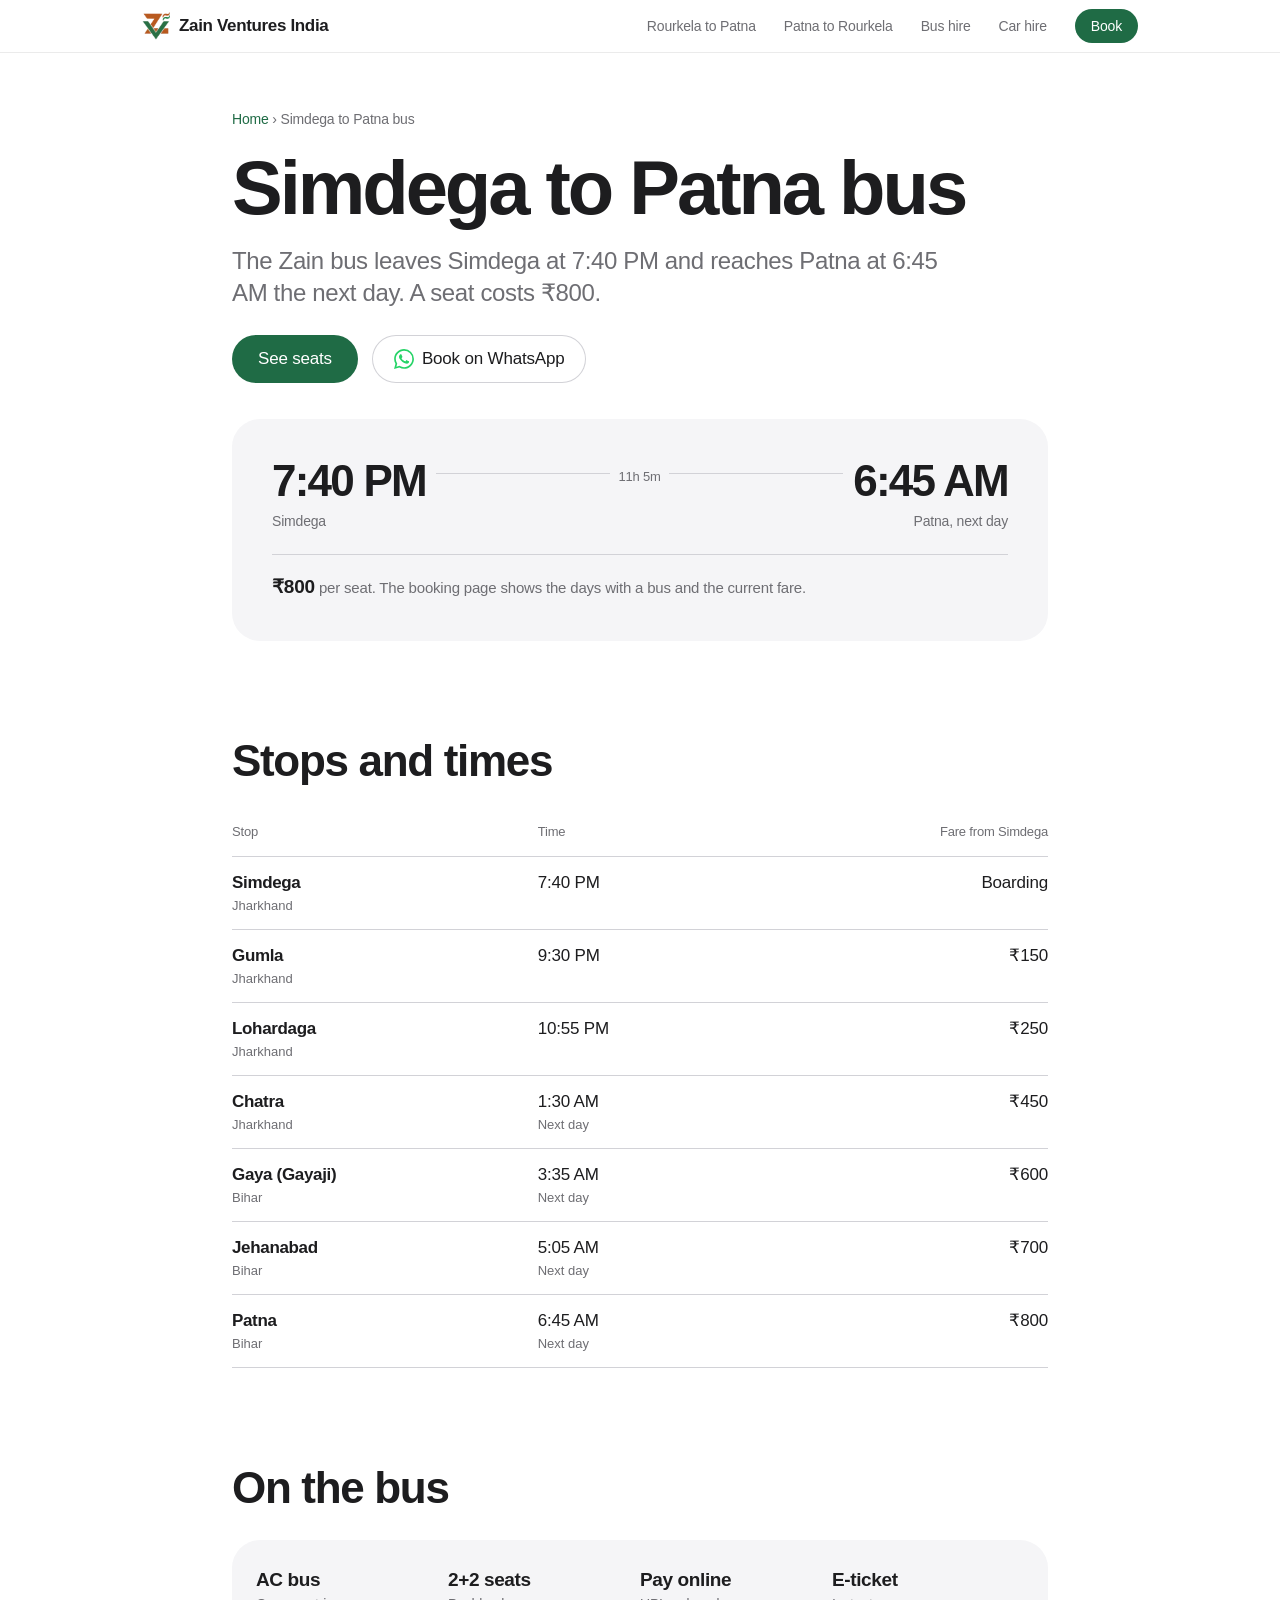
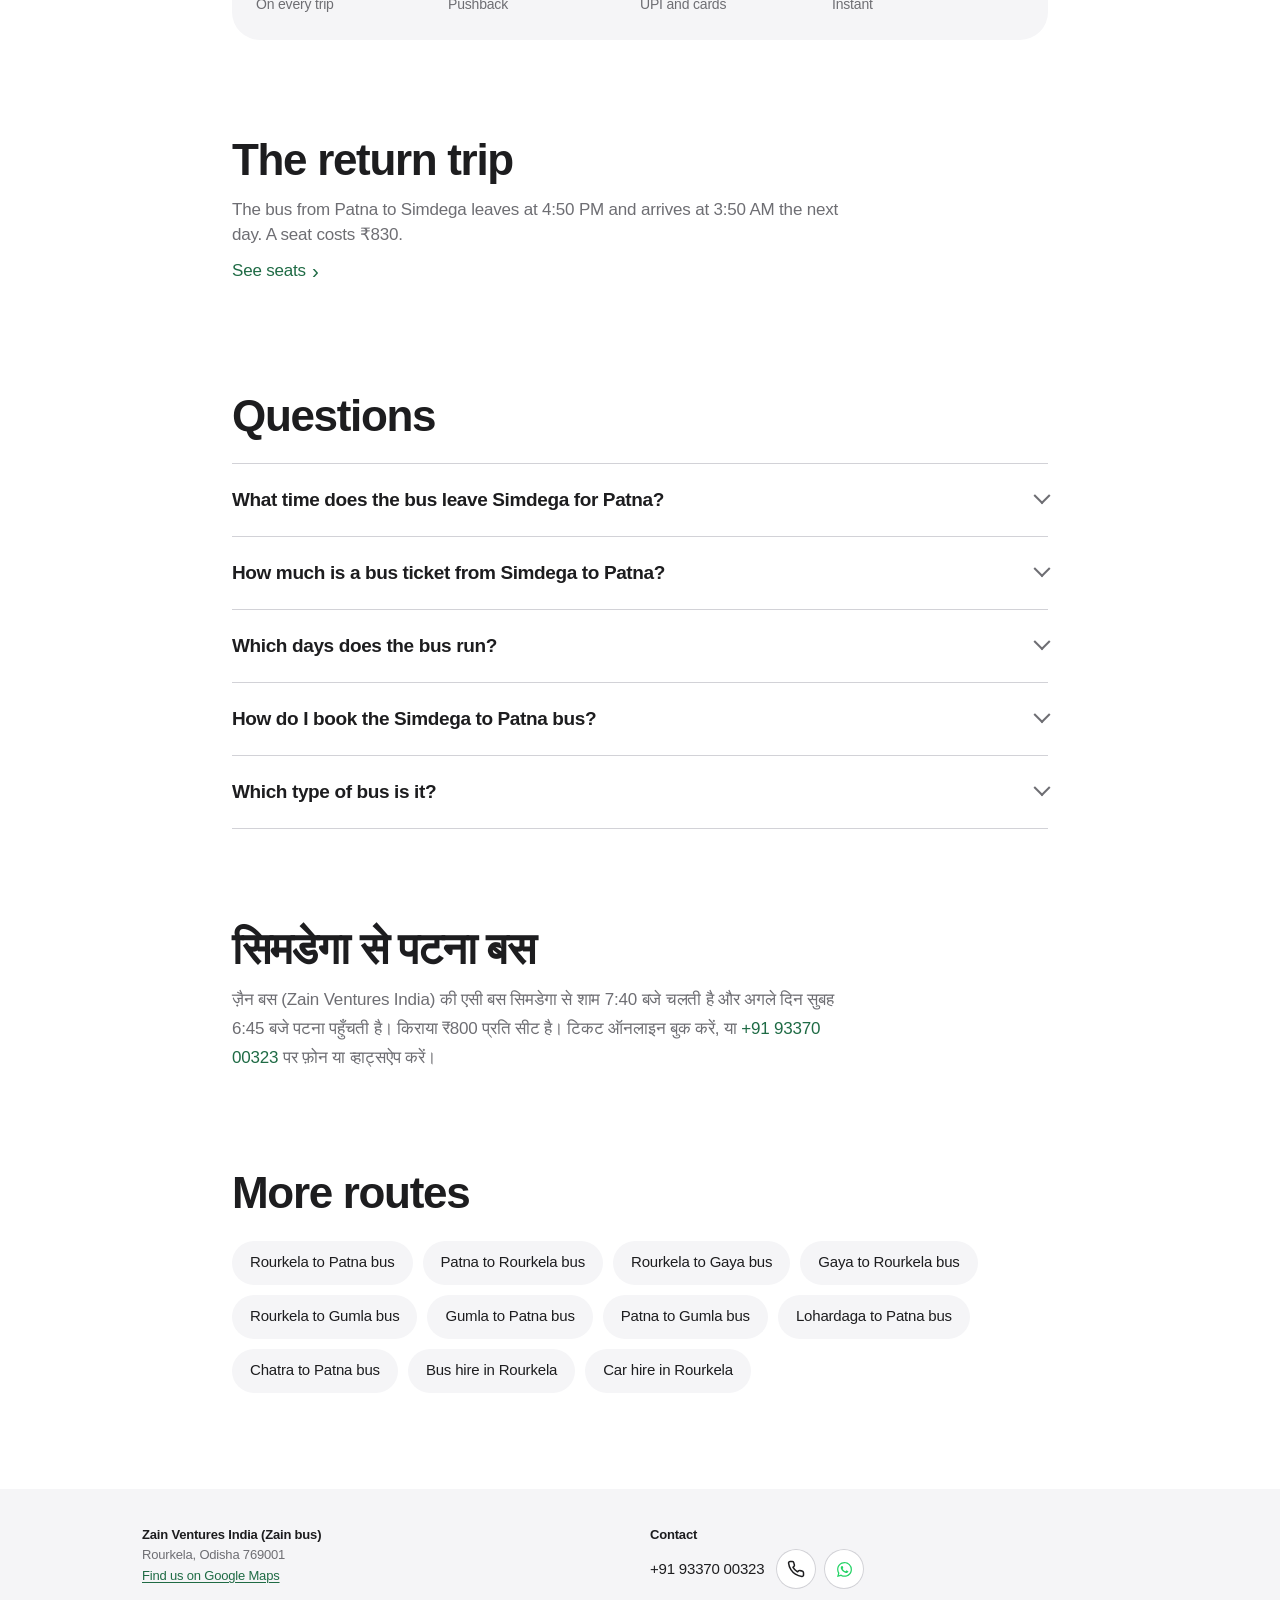
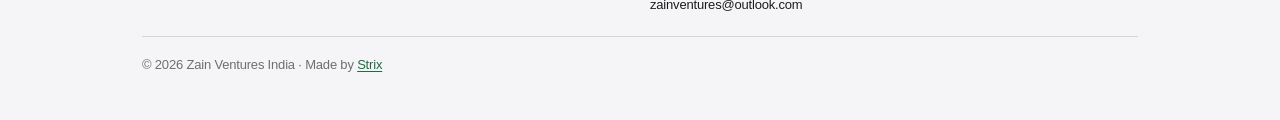
<file: simdega-to-patna-bus/index.html>
<!DOCTYPE html>
<html lang="en-IN">
<head>
<meta charset="UTF-8" />
<meta name="viewport" content="width=device-width,initial-scale=1,viewport-fit=cover" />
<title>Simdega to Patna Bus: Time, Fare and Booking | Zain Bus</title>
<meta name="description" content="Zain bus from Simdega to Patna: leaves 7:40 PM, arrives 6:45 AM the next day. ₹800 per seat. AC bus with 2+2 pushback seats. Book online or on WhatsApp." />
<link rel="canonical" href="https://zainventures.in/simdega-to-patna-bus/" />
<meta name="robots" content="index, follow, max-image-preview:large, max-snippet:-1" />
<meta name="theme-color" content="#ffffff" />
<link rel="icon" type="image/png" href="/logo-96.png" />
<link rel="apple-touch-icon" href="/logo-96.png" />
<link rel="stylesheet" href="/pages.css" />
<meta property="og:title" content="Simdega to Patna Bus: Time, Fare and Booking | Zain Bus" />
<meta property="og:description" content="Zain bus from Simdega to Patna: leaves 7:40 PM, arrives 6:45 AM the next day. ₹800 per seat. AC bus with 2+2 pushback seats. Book online or on WhatsApp." />
<meta property="og:type" content="website" />
<meta property="og:url" content="https://zainventures.in/simdega-to-patna-bus/" />
<meta property="og:image" content="https://zainventures.in/logo.png" />
<meta property="og:locale" content="en_IN" />
<meta property="og:site_name" content="Zain Ventures India" />
<meta name="twitter:card" content="summary" />
<script type="application/ld+json">
{
 "@context": "https://schema.org",
 "@graph": [
  {
   "@type": "BreadcrumbList",
   "itemListElement": [
    {
     "@type": "ListItem",
     "position": 1,
     "name": "Zain Ventures India",
     "item": "https://zainventures.in/"
    },
    {
     "@type": "ListItem",
     "position": 2,
     "name": "Simdega to Patna bus",
     "item": "https://zainventures.in/simdega-to-patna-bus/"
    }
   ]
  },
  {
   "@type": "BusTrip",
   "@id": "https://zainventures.in/simdega-to-patna-bus/#trip",
   "name": "Simdega to Patna AC bus",
   "provider": {
    "@id": "https://zainventures.in/#business"
   },
   "departureBusStop": {
    "@type": "BusStop",
    "name": "Simdega",
    "address": {
     "@type": "PostalAddress",
     "addressLocality": "Simdega",
     "addressRegion": "Jharkhand",
     "addressCountry": "IN"
    }
   },
   "arrivalBusStop": {
    "@type": "BusStop",
    "name": "Patna",
    "address": {
     "@type": "PostalAddress",
     "addressLocality": "Patna",
     "addressRegion": "Bihar",
     "addressCountry": "IN"
    }
   },
   "departureTime": "19:40:00+05:30",
   "arrivalTime": "06:45:00+05:30",
   "description": "AC bus with 2+2 pushback seats from Simdega to Patna. The trip takes 11h 5m.",
   "offers": {
    "@type": "Offer",
    "price": "800",
    "priceCurrency": "INR",
    "url": "https://fleetmanager.pythonanywhere.com/tickets/zain-ventures-india/results/?from=SIMDEGA&to=PATNA"
   }
  },
  {
   "@type": "FAQPage",
   "mainEntity": [
    {
     "@type": "Question",
     "name": "What time does the bus leave Simdega for Patna?",
     "acceptedAnswer": {
      "@type": "Answer",
      "text": "The Zain bus leaves Simdega at 7:40 PM and reaches Patna at 6:45 AM the next day. The trip takes 11h 5m."
     }
    },
    {
     "@type": "Question",
     "name": "How much is a bus ticket from Simdega to Patna?",
     "acceptedAnswer": {
      "@type": "Answer",
      "text": "A seat costs ₹800. The booking page shows the current fare for each date."
     }
    },
    {
     "@type": "Question",
     "name": "Which days does the bus run?",
     "acceptedAnswer": {
      "@type": "Answer",
      "text": "The booking page shows the days with a bus. Choose your date there, or call +91 93370 00323."
     }
    },
    {
     "@type": "Question",
     "name": "How do I book the Simdega to Patna bus?",
     "acceptedAnswer": {
      "@type": "Answer",
      "text": "Book online on the booking page, or call or WhatsApp +91 93370 00323. Pay by UPI or card. The e-ticket is instant."
     }
    },
    {
     "@type": "Question",
     "name": "Which type of bus is it?",
     "acceptedAnswer": {
      "@type": "Answer",
      "text": "An AC bus with 2+2 pushback seats."
     }
    }
   ]
  }
 ]
}
</script>
</head>
<body>
<svg width="0" height="0" style="position:absolute" aria-hidden="true"><symbol id="call" viewBox="0 0 24 24"><path fill="none" stroke="currentColor" stroke-width="2" stroke-linecap="round" stroke-linejoin="round" d="M22 16.9v3a2 2 0 0 1-2.2 2 19.8 19.8 0 0 1-8.6-3.1 19.5 19.5 0 0 1-6-6A19.8 19.8 0 0 1 2.1 4.2 2 2 0 0 1 4.1 2h3a2 2 0 0 1 2 1.7c.1.9.4 1.8.7 2.7a2 2 0 0 1-.5 2.1L8 9.8a16 16 0 0 0 6 6l1.3-1.3a2 2 0 0 1 2.1-.4c.9.3 1.8.6 2.7.7a2 2 0 0 1 1.7 2z" /></symbol><symbol id="wa" viewBox="0 0 24 24"><path d="M17.472 14.382c-.297-.149-1.758-.867-2.03-.967-.273-.099-.471-.148-.67.15-.197.297-.767.966-.94 1.164-.173.199-.347.223-.644.075-.297-.15-1.255-.463-2.39-1.475-.883-.788-1.48-1.761-1.653-2.059-.173-.297-.018-.458.13-.606.134-.133.298-.347.446-.52.149-.174.198-.298.298-.497.099-.198.05-.371-.025-.52-.075-.149-.669-1.612-.916-2.207-.242-.579-.487-.5-.669-.51-.173-.008-.371-.01-.57-.01-.198 0-.52.074-.792.372-.272.297-1.04 1.016-1.04 2.479 0 1.462 1.065 2.875 1.213 3.074.149.198 2.096 3.2 5.077 4.487.709.306 1.262.489 1.694.625.712.227 1.36.195 1.871.118.571-.085 1.758-.719 2.006-1.413.248-.694.248-1.289.173-1.413-.074-.124-.272-.198-.57-.347m-5.421 7.403h-.004a9.87 9.87 0 01-5.031-1.378l-.361-.214-3.741.982.998-3.648-.235-.374a9.86 9.86 0 01-1.51-5.26c.001-5.45 4.436-9.884 9.888-9.884 2.64 0 5.122 1.03 6.988 2.898a9.825 9.825 0 012.893 6.994c-.003 5.45-4.437 9.884-9.885 9.884m8.413-18.297A11.815 11.815 0 0012.05 0C5.495 0 .16 5.335.157 11.892c0 2.096.547 4.142 1.588 5.945L.057 24l6.305-1.654a11.882 11.882 0 005.683 1.448h.005c6.554 0 11.89-5.335 11.893-11.893a11.821 11.821 0 00-3.48-8.413z" /></symbol></svg>
<header class="nav">
  <div class="wrap">
    <a class="brand" href="/"><img src="/logo.webp" alt="" width="28" height="28" />Zain Ventures India</a>
    <nav class="nav-links" aria-label="Primary"><a href="/rourkela-to-patna-bus/">Rourkela to Patna</a><a href="/patna-to-rourkela-bus/">Patna to Rourkela</a><a href="/bus-hire-rourkela/">Bus hire</a><a href="/car-hire-rourkela/">Car hire</a></nav>
    <a class="pill" href="https://fleetmanager.pythonanywhere.com/tickets/zain-ventures-india/results/?from=SIMDEGA&amp;to=PATNA" data-seats>Book</a>
  </div>
</header>

<main>
  <div class="wrap">
    <p class="crumbs"><a href="/">Home</a> › Simdega to Patna bus</p>
    <div class="hero">
      <h1>Simdega to Patna bus</h1>
      <p class="lead">The Zain bus leaves Simdega at 7:40 PM and reaches Patna at 6:45 AM the next day. A seat costs ₹800.</p>
      <div class="cta"><a class="pill" href="https://fleetmanager.pythonanywhere.com/tickets/zain-ventures-india/results/?from=SIMDEGA&amp;to=PATNA" data-seats>See seats</a><a class="wa" href="https://wa.me/16812393370?text=Hi%2C%20I%20want%20to%20book%20a%20ticket%20from%20Simdega%20to%20Patna."><svg class="wa-i" viewBox="0 0 24 24" aria-hidden="true"><use href="#wa" /></svg>Book on WhatsApp</a></div>
    </div>
    <article class="leg">
      <div class="clock">
        <div><b>7:40 PM</b><span>Simdega</span></div>
        <div class="dur"><i>11h 5m</i></div>
        <div class="end"><b>6:45 AM</b><span>Patna, next day</span></div>
      </div>
      <p class="fare"><b>₹800</b> per seat. The booking page shows the days with a bus and the current fare.</p>
    </article>
  </div>

  <section>
    <div class="wrap">
      <h2>Stops and times</h2>
      <table>
        <thead><tr><th>Stop</th><th>Time</th><th>Fare from Simdega</th></tr></thead>
        <tbody>
          <tr><td>Simdega<small>Jharkhand</small></td><td>7:40 PM</td><td>Boarding</td></tr>
          <tr><td>Gumla<small>Jharkhand</small></td><td>9:30 PM</td><td>₹150</td></tr>
          <tr><td>Lohardaga<small>Jharkhand</small></td><td>10:55 PM</td><td>₹250</td></tr>
          <tr><td>Chatra<small>Jharkhand</small></td><td>1:30 AM<small>Next day</small></td><td>₹450</td></tr>
          <tr><td>Gaya (Gayaji)<small>Bihar</small></td><td>3:35 AM<small>Next day</small></td><td>₹600</td></tr>
          <tr><td>Jehanabad<small>Bihar</small></td><td>5:05 AM<small>Next day</small></td><td>₹700</td></tr>
          <tr><td>Patna<small>Bihar</small></td><td>6:45 AM<small>Next day</small></td><td>₹800</td></tr>
        </tbody>
      </table>
    </div>
  </section>

  <section>
    <div class="wrap">
      <h2>On the bus</h2>
      <dl class="facts">
        <div><dt>AC bus</dt><dd>On every trip</dd></div>
        <div><dt>2+2 seats</dt><dd>Pushback</dd></div>
        <div><dt>Pay online</dt><dd>UPI and cards</dd></div>
        <div><dt>E-ticket</dt><dd>Instant</dd></div>
      </dl>
    </div>
  </section>

  <section>
    <div class="wrap">
      <h2>The return trip</h2>
      <p>The bus from Patna to Simdega leaves at 4:50 PM and arrives at 3:50 AM the next day. A seat costs ₹830.</p>
      <a class="more" href="https://fleetmanager.pythonanywhere.com/tickets/zain-ventures-india/results/?from=PATNA&amp;to=SIMDEGA" data-seats>See seats</a>
    </div>
  </section>

  <section class="faq">
    <div class="wrap">
      <h2>Questions</h2>
      <details><summary>What time does the bus leave Simdega for Patna?</summary><p>The Zain bus leaves Simdega at 7:40 PM and reaches Patna at 6:45 AM the next day. The trip takes 11h 5m.</p></details>
      <details><summary>How much is a bus ticket from Simdega to Patna?</summary><p>A seat costs ₹800. The booking page shows the current fare for each date.</p></details>
      <details><summary>Which days does the bus run?</summary><p>The booking page shows the days with a bus. Choose your date there, or call <a href="tel:+919337000323">+91 93370 00323</a>.</p></details>
      <details><summary>How do I book the Simdega to Patna bus?</summary><p>Book online on the booking page, or call or WhatsApp <a href="tel:+919337000323">+91 93370 00323</a>. Pay by UPI or card. The e-ticket is instant.</p></details>
      <details><summary>Which type of bus is it?</summary><p>An AC bus with 2+2 pushback seats.</p></details>
    </div>
  </section>

  <section>
    <div class="wrap">
      <h2 lang="hi">सिमडेगा से पटना बस</h2>
      <p class="hindi" lang="hi">ज़ैन बस (Zain Ventures India) की एसी बस सिमडेगा से शाम 7:40 बजे चलती है और अगले दिन सुबह 6:45 बजे पटना पहुँचती है। किराया ₹800 प्रति सीट है। टिकट ऑनलाइन बुक करें, या <a href="tel:+919337000323">+91 93370 00323</a> पर फ़ोन या व्हाट्सऐप करें।</p>
    </div>
  </section>

  <section>
    <div class="wrap">
      <h2>More routes</h2>
      <ul class="links">
        <li><a href="/rourkela-to-patna-bus/">Rourkela to Patna bus</a></li>
        <li><a href="/patna-to-rourkela-bus/">Patna to Rourkela bus</a></li>
        <li><a href="/rourkela-to-gaya-bus/">Rourkela to Gaya bus</a></li>
        <li><a href="/gaya-to-rourkela-bus/">Gaya to Rourkela bus</a></li>
        <li><a href="/rourkela-to-gumla-bus/">Rourkela to Gumla bus</a></li>
        <li><a href="/gumla-to-patna-bus/">Gumla to Patna bus</a></li>
        <li><a href="/patna-to-gumla-bus/">Patna to Gumla bus</a></li>
        <li><a href="/lohardaga-to-patna-bus/">Lohardaga to Patna bus</a></li>
        <li><a href="/chatra-to-patna-bus/">Chatra to Patna bus</a></li>
        <li><a href="/bus-hire-rourkela/">Bus hire in Rourkela</a></li>
        <li><a href="/car-hire-rourkela/">Car hire in Rourkela</a></li>
      </ul>
    </div>
  </section>
</main>

<footer class="foot">
  <div class="wrap">
    <div><strong>Zain Ventures India (Zain bus)</strong>Rourkela, Odisha 769001<br /><a class="map-link" href="https://www.google.com/maps?cid=4369737631760114957" rel="noopener">Find us on Google Maps</a></div>
    <div><strong>Contact</strong><span class="reach"><a href="tel:+919337000323">+91 93370 00323</a><a class="ico" href="tel:+919337000323" aria-label="Call +91 93370 00323"><svg class="call-i" viewBox="0 0 24 24" aria-hidden="true"><use href="#call" /></svg></a><a class="ico" href="https://wa.me/919337000323" aria-label="WhatsApp +91 93370 00323"><svg class="wa-i" viewBox="0 0 24 24" aria-hidden="true"><use href="#wa" /></svg></a></span><a href="mailto:zainventures@outlook.com">zainventures@outlook.com</a></div>
    <div class="legal">© 2026 Zain Ventures India · Made by <a href="https://strix.co.in" rel="noopener">Strix</a></div>
  </div>
</footer>

<nav class="bar" aria-label="Quick actions">
  <a class="pill" href="https://fleetmanager.pythonanywhere.com/tickets/zain-ventures-india/results/?from=SIMDEGA&amp;to=PATNA" data-seats>Book ticket</a>
  <a class="ghost" href="tel:+919337000323" aria-label="Call"><svg class="call-i" viewBox="0 0 24 24" aria-hidden="true"><use href="#call" /></svg><span>Call</span></a>
  <a class="ghost" href="https://wa.me/16812393370?text=Hi%2C%20I%20want%20to%20book%20a%20ticket%20from%20Simdega%20to%20Patna." aria-label="Book on WhatsApp"><svg class="wa-i" viewBox="0 0 24 24" aria-hidden="true"><use href="#wa" /></svg><span>WhatsApp</span></a>
</nav>
<script>
  document.querySelectorAll("[data-seats]").forEach(function (a) {
    a.href += "&date=" + new Date(Date.now() + 5.5 * 3600000).toISOString().slice(0, 10);
  });
</script>
</body>
</html>
</file>
<file: pages.css>
/* Styles for the route pages and the hire pages. The home page keeps its own styles inline. */
:root {
  --white: #ffffff;
  --mist: #f5f5f7;
  --ink: #1d1d1f;
  --grey: #6e6e73;
  --hair: #d2d2d7;
  --green: #1f6b45;
  --r: 28px;
  --ease: cubic-bezier(.28, .11, .32, 1);
  --font: -apple-system, BlinkMacSystemFont, "SF Pro Display", Inter, "Segoe UI", Roboto, sans-serif;
}
*, *::before, *::after { box-sizing: border-box; }
html { -webkit-text-size-adjust: 100%; }
body { margin: 0; background: var(--white); color: var(--ink); font: 17px/1.47 var(--font); letter-spacing: -.011em; -webkit-font-smoothing: antialiased; padding-bottom: 72px; }
h1, h2, h3, p, ol, ul, dl, dd { margin: 0; }
a { color: inherit; text-decoration: none; }
.wrap { max-width: 860px; margin: 0 auto; padding: 0 22px; }
:focus-visible { outline: 3px solid var(--green); outline-offset: 3px; border-radius: 6px; }

.pill { display: inline-flex; align-items: center; justify-content: center; min-height: 48px; padding: 0 26px; border-radius: 999px; background: var(--green); color: #fff; font-weight: 500; font-size: 17px; transition: transform .25s var(--ease), background-color .25s; }
.pill:hover { background: #185538; }
.pill:active { transform: scale(.97); }
.wa { display: inline-flex; align-items: center; justify-content: center; gap: 8px; min-height: 48px; padding: 0 22px; border-radius: 999px; box-shadow: inset 0 0 0 1px var(--hair); font-weight: 500; font-size: 17px; transition: box-shadow .25s; }
.wa:hover { box-shadow: inset 0 0 0 1.5px #25d366; }
.wa-i { flex: none; width: 20px; height: 20px; fill: #25d366; }
.call-i { flex: none; width: 18px; height: 18px; color: var(--ink); }
.more { color: var(--green); font-weight: 500; min-height: 48px; display: inline-flex; align-items: center; }
.more::after { content: "›"; margin-left: 6px; font-size: 1.2em; line-height: 1; }

.nav { position: sticky; top: 0; z-index: 20; background: rgba(255, 255, 255, .72); backdrop-filter: saturate(180%) blur(20px); -webkit-backdrop-filter: saturate(180%) blur(20px); border-bottom: 1px solid rgba(0, 0, 0, .08); }
.nav .wrap { display: flex; align-items: center; gap: 12px; height: 52px; max-width: 1040px; }
.brand { display: flex; align-items: center; gap: 9px; margin-right: auto; font-weight: 600; letter-spacing: -.02em; white-space: nowrap; }
.nav-links { display: none; gap: 28px; font-size: 14px; color: var(--grey); }
.nav-links a:hover { color: var(--ink); }
.nav .pill { min-height: 34px; padding: 0 16px; font-size: 14px; }

.crumbs { padding-top: 28px; font-size: 14px; color: var(--grey); }
.crumbs a { color: var(--green); }
.hero { padding: 18px 0 8px; }
.hero h1 { font-size: clamp(40px, 10vw, 76px); font-weight: 600; line-height: 1.04; letter-spacing: -.04em; }
.lead { margin-top: 18px; font-size: clamp(19px, 2.6vw, 24px); line-height: 1.35; color: var(--grey); letter-spacing: -.015em; max-width: 30em; }
.cta { display: flex; flex-wrap: wrap; align-items: center; gap: 10px 14px; margin-top: 26px; }

section { padding-top: 64px; }
h2 { font-size: clamp(28px, 6vw, 44px); font-weight: 600; line-height: 1.08; letter-spacing: -.03em; }
section > .wrap > p { margin-top: 14px; color: var(--grey); max-width: 36em; }
section p a, .hindi a { color: var(--green); }

.leg { margin-top: 28px; background: var(--mist); border-radius: var(--r); padding: 28px 22px 26px; }
.clock { display: grid; grid-template-columns: auto minmax(0, 1fr) auto; align-items: center; gap: 10px; }
.clock b { display: block; font-size: clamp(21px, 6.6vw, 44px); font-weight: 600; line-height: 1; letter-spacing: -.04em; white-space: nowrap; }
.clock span { display: block; margin-top: 8px; font-size: 14px; color: var(--grey); }
.clock .end { text-align: right; }
.clock .dur { position: relative; text-align: center; font-size: 13px; color: var(--grey); align-self: start; padding-top: 8px; }
.clock .dur::before { content: ""; position: absolute; left: 0; right: 0; top: 50%; height: 1px; background: var(--hair); }
.clock .dur i { position: relative; font-style: normal; background: var(--mist); padding: 0 8px; white-space: nowrap; }
.leg .fare { margin-top: 22px; padding-top: 18px; border-top: 1px solid var(--hair); font-size: 15px; color: var(--grey); }
.leg .fare b { color: var(--ink); font-size: 19px; font-weight: 600; }

table { width: 100%; margin-top: 24px; border-collapse: collapse; font-variant-numeric: tabular-nums; }
th, td { padding: 14px 8px 14px 0; text-align: left; border-bottom: 1px solid var(--hair); vertical-align: top; }
th { font-size: 13px; font-weight: 500; color: var(--grey); }
td:first-child { font-weight: 600; letter-spacing: -.02em; }
td small { display: block; font-size: 13px; font-weight: 400; color: var(--grey); letter-spacing: 0; }
th:last-child, td:last-child { text-align: right; padding-right: 0; white-space: nowrap; }
.note { font-size: 14px; }

.facts { display: grid; grid-template-columns: 1fr 1fr; margin-top: 28px; border-radius: var(--r); background: var(--mist); padding: 10px 24px; }
.facts div { padding: 16px 0; }
.facts dt { font-size: 19px; font-weight: 600; letter-spacing: -.02em; }
.facts dd { font-size: 14px; color: var(--grey); }

.list { margin-top: 20px; padding: 0; list-style: none; border-top: 1px solid var(--hair); }
.list li { padding: 14px 0; border-bottom: 1px solid var(--hair); }
.list li b { font-weight: 600; }
.list li span { color: var(--grey); }

.faq h2 { margin-bottom: 24px; }
details { border-top: 1px solid var(--hair); }
details:last-of-type { border-bottom: 1px solid var(--hair); }
summary { display: flex; justify-content: space-between; align-items: center; gap: 20px; padding: 22px 0; font-size: 19px; font-weight: 600; letter-spacing: -.02em; cursor: pointer; list-style: none; }
summary::-webkit-details-marker { display: none; }
summary::after { content: ""; flex: none; width: 12px; height: 12px; border-right: 2px solid var(--grey); border-bottom: 2px solid var(--grey); transform: rotate(45deg) translate(-3px, -3px); transition: transform .35s var(--ease); }
details[open] summary::after { transform: rotate(225deg) translate(-3px, -3px); }
details p { padding: 0 0 24px; color: var(--grey); max-width: 34em; }
details a { color: var(--green); }

.hindi { margin-top: 20px; font-size: 17px; line-height: 1.7; color: var(--grey); max-width: 36em; }
.links { display: flex; flex-wrap: wrap; gap: 10px; margin-top: 24px; padding: 0; list-style: none; }
.links a { display: inline-flex; align-items: center; min-height: 44px; padding: 0 18px; border-radius: 999px; background: var(--mist); font-size: 15px; font-weight: 500; }
.links a:hover { background: #ececf0; }

.foot { margin-top: 96px; background: var(--mist); padding: 36px 0 44px; font-size: 13px; color: var(--grey); line-height: 1.6; }
.foot .wrap { display: grid; gap: 20px; max-width: 1040px; }
.foot strong { display: block; color: var(--ink); font-weight: 600; }
.foot a { color: var(--ink); }
.foot .map-link, .foot .legal a { color: var(--green); text-decoration: underline; text-underline-offset: 2px; }
.reach { display: flex; align-items: center; gap: 8px; margin: 4px 0 6px; }
.reach a:first-child { margin-right: 4px; font-size: 15px; }
.ico { display: grid; place-items: center; width: 40px; height: 40px; border-radius: 50%; background: var(--white); box-shadow: inset 0 0 0 1px var(--hair); }
.ico .wa-i { width: 15px; height: 15px; }
.foot .legal { padding-top: 18px; border-top: 1px solid var(--hair); }

.bar { position: fixed; left: 0; right: 0; bottom: 0; z-index: 30; display: grid; grid-template-columns: 1fr auto auto; gap: 10px; padding: 10px 12px calc(10px + env(safe-area-inset-bottom)); background: rgba(255, 255, 255, .8); backdrop-filter: saturate(180%) blur(20px); -webkit-backdrop-filter: saturate(180%) blur(20px); border-top: 1px solid rgba(0, 0, 0, .08); }
.bar .pill { min-height: 46px; padding: 0 12px; white-space: nowrap; font-size: 16px; }
.bar .ghost { display: inline-flex; align-items: center; justify-content: center; gap: 7px; min-height: 46px; padding: 0 14px; border-radius: 999px; white-space: nowrap; background: rgba(0, 0, 0, .06); font-weight: 500; font-size: 14px; }
@media (max-width: 429px) { .bar .ghost span { display: none; } .bar .ghost { width: 48px; padding: 0; } }

@media (min-width: 760px) {
  body { padding-bottom: 0; }
  .bar { display: none; }
  .nav-links { display: flex; }
  .nav .wrap { gap: 28px; }
  .crumbs { padding-top: 56px; }
  section { padding-top: 96px; }
  .leg { padding: 40px; }
  .facts { grid-template-columns: repeat(4, 1fr); }
  .foot .wrap { grid-template-columns: 1fr 1fr; }
  .foot .legal { grid-column: 1 / -1; }
}
@media (prefers-reduced-motion: reduce) {
  *, *::before, *::after { animation: none !important; transition: none !important; }
}
</file>
